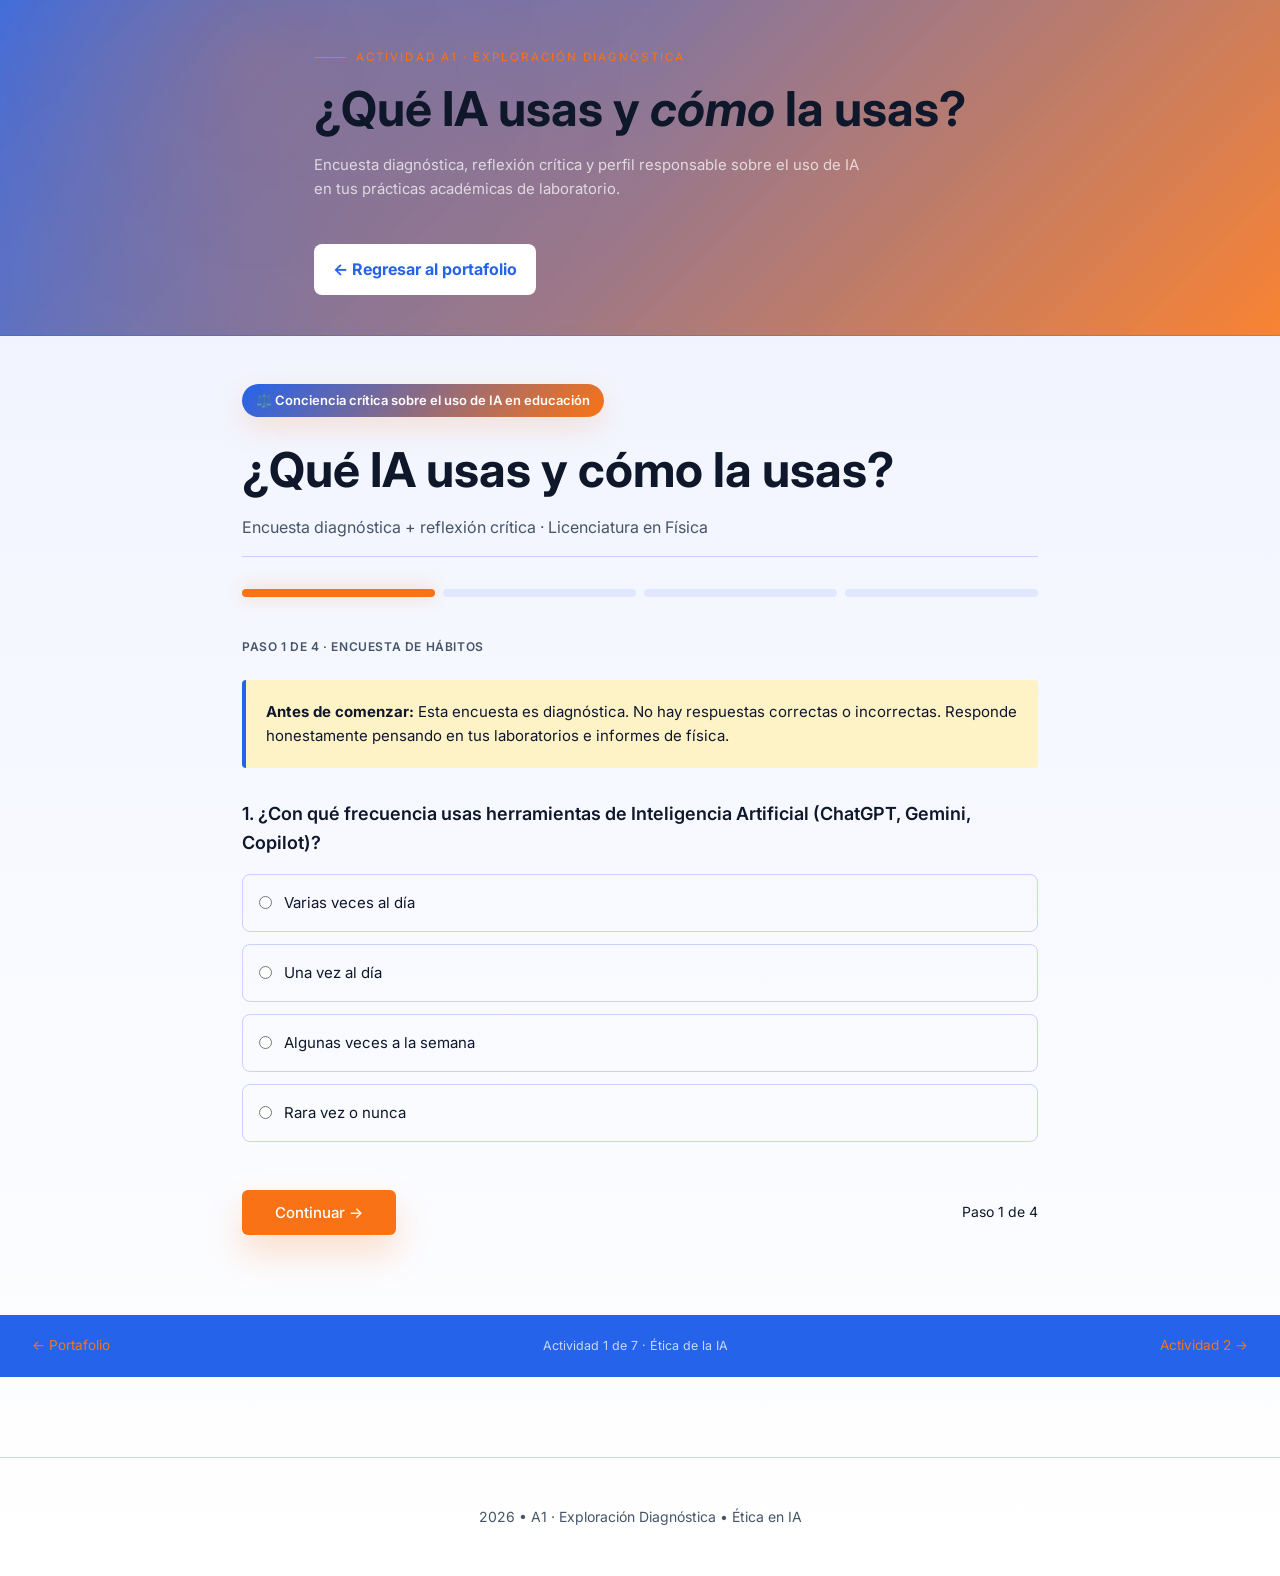
<file: a1-actividad.html>
<!DOCTYPE html>
<html lang="es">
<head>
  <meta charset="UTF-8">
  <meta name="viewport" content="width=device-width, initial-scale=1.0">
  <title>A1 · Exploración Diagnóstica — Ética en IA</title>
  
  <link rel="preconnect" href="https://fonts.googleapis.com" />
  <link rel="preconnect" href="https://fonts.gstatic.com" crossorigin />
  <link href="https://fonts.googleapis.com/css2?family=Inter:wght@400;500;600;700&display=swap" rel="stylesheet" />

  <style>
    :root {
      --navy: #2563eb;
      --gold: #f97316;
      --teal: #0ea5e9;
      --cream: #f8fafc;
      --paper: #ffffff;
      --ink: #0f172a;
      --text-dark: #0f172a;
      --text-muted: #475569;
      --border: #c7d2fe;
      --success: #16a34a;
      --danger: #be123c;
      --primary-dark: #0f172a;
      --primary-medium: #2563eb;
      --white: #ffffff;
      --accent-yellow: #fbbf24;
      --text-yellow: #92400e;
    }

    * {
      margin: 0;
      padding: 0;
      box-sizing: border-box;
    }

    body {
      background: linear-gradient(180deg, #eef2ff 0%, #ffffff 100%);
      color: var(--text-dark);
      font-family: 'Inter', sans-serif;
      min-height: 100vh;
      line-height: 1.6;
      font-size: 16px;
    }

    h1 {
      font-size: 48px;
      font-weight: 700;
      color: var(--primary-dark);
      line-height: 1.2;
      margin-bottom: 1rem;
    }

    h3 {
      font-size: 20px;
      font-weight: 600;
      color: var(--primary-dark);
      margin-bottom: 0.75rem;
    }

    header {
      border-bottom: 1px solid rgba(99, 102, 241, 0.25);
      padding: 1.5rem 2rem;
      display: flex;
      align-items: center;
      justify-content: space-between;
      background: linear-gradient(135deg, rgba(37, 99, 235, 0.12), rgba(249, 115, 22, 0.08));
      backdrop-filter: blur(10px);
    }

    .header-left {
      display: flex;
      align-items: center;
      gap: 1rem;
    }

    .act-badge {
      font-size: 12px;
      font-weight: 600;
      text-transform: uppercase;
      background: var(--primary-dark);
      color: var(--white);
      padding: 6px 12px;
      border-radius: 4px;
    }

    .btn-back {
      text-decoration: none;
      color: var(--primary-medium);
      font-weight: 600;
      font-size: 14px;
      display: inline-flex;
      align-items: center;
      gap: 0.5rem;
      padding: 0.5rem 1rem;
      border: 1px solid var(--primary-medium);
      border-radius: 6px;
      transition: all 0.2s;
    }

    .btn-back:hover {
      background: rgba(255,255,255,0.95);
    }

    .site-header {
      background: linear-gradient(135deg, rgba(37,99,235,0.94) 0%, rgba(249,115,22,0.88) 100%);
      color: white;
      padding: 0;
      position: relative;
      overflow: hidden;
    }

    .site-header::before {
      content: '';
      position: absolute;
      inset: 0;
      background: radial-gradient(circle at 20% 20%, rgba(249,115,22,0.25) 0%, transparent 38%);
    }

    .header-inner {
      position: relative;
      z-index: 1;
      max-width: 860px;
      margin: 0 auto;
      padding: 48px 32px 40px;
    }

    .unit-label {
      font-size: 0.72rem;
      letter-spacing: 0.18em;
      text-transform: uppercase;
      color: var(--gold);
      margin-bottom: 14px;
      display: flex;
      align-items: center;
      gap: 10px;
    }

    .unit-label::before {
      content: '';
      width: 32px;
      height: 1px;
      background: var(--gold);
    }

    .header-desc {
      color: rgba(255,255,255,0.72);
      font-size: 0.93rem;
      max-width: 560px;
      margin-bottom: 20px;
    }

    .header-meta {
      display: flex;
      gap: 20px;
      flex-wrap: wrap;
      font-size: 0.8rem;
      color: rgba(255,255,255,0.65);
      margin-bottom: 20px;
    }

    .header-meta span { display:flex; align-items:center; gap:6px; }

    .back-link {
      display: inline-flex;
      align-items: center;
      gap: 8px;
      margin-top: 22px;
      padding: 12px 18px;
      border-radius: 8px;
      background: white;
      color: var(--navy);
      text-decoration: none;
      font-weight: 700;
      border: 1px solid rgba(255,255,255,0.3);
    }

    .back-link:hover {
      background: rgba(255,255,255,0.95);
    }

    main {
      max-width: 860px;
      margin: 0 auto;
      padding: 48px 32px 80px;
    }

    .subtitle {
      font-size: 16px;
      color: var(--text-muted);
      margin-bottom: 2rem;
      padding-bottom: 1rem;
      border-bottom: 1px solid var(--border);
    }

    .etica-tag {
      display: inline-block;
      font-size: 13px;
      background: linear-gradient(135deg, var(--primary-medium), var(--gold));
      color: var(--white);
      padding: 6px 14px;
      border-radius: 20px;
      margin-bottom: 1.5rem;
      font-weight: 600;
      box-shadow: 0 10px 30px rgba(249, 115, 22, 0.18);
    }

    .progress-bar {
      display: flex;
      gap: 8px;
      margin-bottom: 2.5rem;
    }

    .prog-step {
      flex: 1;
      height: 8px;
      background: #e0e7ff;
      border-radius: 999px;
    }

    .prog-step.active, .prog-step.done {
      background: var(--gold);
      box-shadow: 0 0 18px rgba(249, 115, 22, 0.3);
    }

    .section {
      display: none;
    }

    .section.active {
      display: block;
    }

    .section-title {
      font-size: 12px;
      text-transform: uppercase;
      color: var(--text-muted);
      margin-bottom: 1.5rem;
      font-weight: 600;
      letter-spacing: 0.05em;
    }

    .question-block {
      margin-bottom: 2.5rem;
    }

    .q-text {
      font-size: 18px;
      font-weight: 600;
      margin-bottom: 1rem;
      color: var(--primary-dark);
    }

    .options {
      display: flex;
      flex-direction: column;
      gap: 0.75rem;
    }

    .opt {
      display: flex;
      align-items: center;
      gap: 12px;
      padding: 1rem;
      border: 1px solid var(--border);
      border-radius: 8px;
      cursor: pointer;
      transition: all 0.2s;
      font-size: 15px;
    }

    .opt:hover, .opt.selected {
      border-color: var(--gold);
      background: rgba(249, 115, 22, 0.08);
      color: var(--text-dark);
      box-shadow: 0 12px 25px rgba(249, 115, 22, 0.1);
    }

    .scenario-box {
      background: var(--paper);
      border: 1px solid rgba(99, 102, 241, 0.18);
      border-radius: 16px;
      padding: 2rem;
      margin-bottom: 1.5rem;
      box-shadow: 0 24px 50px rgba(37, 99, 235, 0.08);
    }

    .response-area {
      width: 100%;
      min-height: 120px;
      padding: 1rem;
      border: 1px solid var(--border);
      border-radius: 6px;
      font-family: inherit;
      font-size: 15px;
      margin-top: 1rem;
      resize: vertical;
    }

    .response-area:focus {
      outline: none;
      border-color: var(--primary-medium);
    }

    .info-box {
      background: #fef3c7;
      border-left: 4px solid var(--primary-medium);
      padding: 1.25rem;
      border-radius: 4px;
      font-size: 15px;
      color: var(--text-dark);
      margin-bottom: 2rem;
    }

    .btn-row {
      display: flex;
      gap: 1rem;
      margin-top: 3rem;
      align-items: center;
      flex-wrap: wrap;
    }

    .btn {
      padding: 0.75rem 2rem;
      border-radius: 6px;
      font-family: inherit;
      font-size: 15px;
      font-weight: 500;
      cursor: pointer;
      border: 1px solid transparent;
      transition: all 0.2s;
    }

    .btn-primary {
      background: var(--gold);
      color: var(--white);
      box-shadow: 0 18px 35px rgba(249, 115, 22, 0.22);
    }

    .btn-primary:hover {
      background: #ea580c;
    }

    .btn-secondary {
      background: transparent;
      color: var(--text-dark);
      border-color: var(--border);
    }

    .btn-secondary:hover {
      background: var(--cream);
    }

    .step-count {
      margin-left: auto;
      font-size: 14px;
      color: var(--muted);
    }

    .nav-footer {
      background: var(--navy);
      color: white;
      padding: 20px 32px;
      display: flex;
      justify-content: space-between;
      align-items: center;
      flex-wrap: wrap;
      gap: 12px;
    }

    .nav-footer a {
      color: var(--gold);
      text-decoration: none;
      font-size: 0.85rem;
    }

    .nav-footer span {
      font-size: 0.78rem;
      color: rgba(255,255,255,0.75);
    }

    footer {
      text-align: center;
      padding: 3rem;
      font-size: 14px;
      color: var(--text-muted);
      border-top: 1px solid var(--border);
      margin-top: 5rem;
    }

    @media (max-width: 720px) {
      header {
        flex-direction: column;
        align-items: flex-start;
      }

      .header-inner {
        padding: 36px 24px 32px;
      }

      main {
        padding: 36px 24px 64px;
      }

      .nav-footer {
        padding: 18px 24px;
      }
    }
  </style>
</head>
<body>

<header class="site-header">
  <div class="header-inner">
    <div class="unit-label">Actividad A1 · Exploración diagnóstica</div>
    <h1>¿Qué IA usas y <em>cómo</em> la usas?</h1>
    <div class="header-desc">Encuesta diagnóstica, reflexión crítica y perfil responsable sobre el uso de IA en tus prácticas académicas de laboratorio.</div>
    <a href="index.html" class="back-link">← Regresar al portafolio</a>
  </div>
</header>

<main class="main-content">
  <div class="etica-tag">⚖️ Conciencia crítica sobre el uso de IA en educación</div>
  <h1>¿Qué IA usas y cómo la usas?</h1>
  <p class="subtitle">Encuesta diagnóstica + reflexión crítica · Licenciatura en Física</p>

  <div class="progress-bar" id="progressBar">
    <div class="prog-step active" id="ps1"></div>
    <div class="prog-step" id="ps2"></div>
    <div class="prog-step" id="ps3"></div>
    <div class="prog-step" id="ps4"></div>
  </div>

  <div class="section active" id="s1">
    <div class="section-title">Paso 1 de 4 · Encuesta de hábitos</div>
    <div class="info-box">
      <strong>Antes de comenzar:</strong> Esta encuesta es diagnóstica. No hay respuestas correctas o incorrectas. Responde honestamente pensando en tus laboratorios e informes de física.
    </div>

    <div class="question-block">
      <p class="q-text">1. ¿Con qué frecuencia usas herramientas de Inteligencia Artificial (ChatGPT, Gemini, Copilot)?</p>
      <div class="options">
        <label class="opt"><input type="radio" name="q1" value="a"> Varias veces al día</label>
        <label class="opt"><input type="radio" name="q1" value="b"> Una vez al día</label>
        <label class="opt"><input type="radio" name="q1" value="c"> Algunas veces a la semana</label>
        <label class="opt"><input type="radio" name="q1" value="d"> Rara vez o nunca</label>
      </div>
    </div>

    <div class="btn-row">
      <button class="btn btn-primary" onclick="goToStep(2)">Continuar →</button>
      <span class="step-count">Paso 1 de 4</span>
    </div>
  </div>

  <div class="section" id="s2">
    <div class="section-title">Paso 2 de 4 · Experimento analítico</div>
    <div class="scenario-box">
      <h3>📋 Paso 2a · Consulta de control</h3>
      <p>Abre tu modelo de IA favorito y consulta un fenómeno físico o procedimiento de laboratorio. Evalúa la precisión técnica de la respuesta y pégala aquí abajo.</p>
      <textarea class="response-area" id="ia_response" placeholder="Pega aquí la respuesta analizada..."></textarea>
    </div>
    <div class="btn-row">
      <button class="btn btn-secondary" onclick="goToStep(1)">← Volver</button>
      <button class="btn btn-primary" onclick="goToStep(3)">Continuar →</button>
    </div>
  </div>

  <div class="section" id="s3">
    <div class="section-title">Paso 3 de 4 · Criterios propios</div>
    <div class="scenario-box">
      <h3>🔍 Delimita tu uso ético</h3>
      <p>Escribe detalladamente un uso apropiado en el laboratorio de física y un uso que consideres deshonesto.</p>
      <textarea class="response-area" id="uso_correcto" placeholder="Uso correcto (ej. comprender el balanceo de ecuaciones a partir de principios físicos)..."></textarea>
      <textarea class="response-area" id="uso_incorrecto" placeholder="Uso incorrecto (ej. copiar conclusiones completas sin validar el proceso)..."></textarea>
    </div>
    <div class="btn-row">
      <button class="btn btn-secondary" onclick="goToStep(2)">← Volver</button>
      <button class="btn btn-primary" onclick="goToStep(4)">Generar cierre →</button>
    </div>
  </div>

  <div class="section" id="s4">
    <div class="section-title">Paso 4 de 4 · Tu perfil de responsabilidad</div>
    <div class="scenario-box">
      <h3>📝 Compromiso del estudiante</h3>
      <p>Define cómo usarás la Inteligencia Artificial de forma honesta a lo largo del semestre.</p>
      <textarea class="response-area" id="compromiso" placeholder="Me comprometo a verificar críticamente cada resultado y...\n"></textarea>
    </div>
    <div class="btn-row">
      <button class="btn btn-secondary" onclick="goToStep(3)">← Volver</button>
      <button class="btn btn-primary" onclick="downloadEvidence()">⬇ Descargar evidencia</button>
    </div>
  </div>
</main>

<div class="nav-footer">
  <a href="index.html">← Portafolio</a>
  <span>Actividad 1 de 7 · Ética de la IA</span>
  <a href="a2-actividad.html">Actividad 2 →</a>
</div>

<footer>
  <p>2026 • A1 · Exploración Diagnóstica • Ética en IA</p>
</footer>

<script>
  function goToStep(n) {
    const sections = document.querySelectorAll('.section');
    sections.forEach((s, index) => {
      s.classList.toggle('active', index === n - 1);
    });

    const progress = document.querySelectorAll('.prog-step');
    progress.forEach((step, index) => {
      step.classList.toggle('active', index < n);
    });

    window.scrollTo({ top: 0, behavior: 'smooth' });
  }

  function downloadEvidence() {
    alert('Simulación: evidencia lista para descarga');
  }

  document.addEventListener('DOMContentLoaded', function () {
    document.querySelectorAll('.opt').forEach(function(label) {
      label.addEventListener('click', function () {
        const group = label.closest('.options');
        group.querySelectorAll('.opt').forEach(function(item) {
          item.classList.remove('selected');
        });
        label.classList.add('selected');
        const input = label.querySelector('input');
        if (input) input.checked = true;
      });
    });
  });
</script>
</body>
</html>
</file>
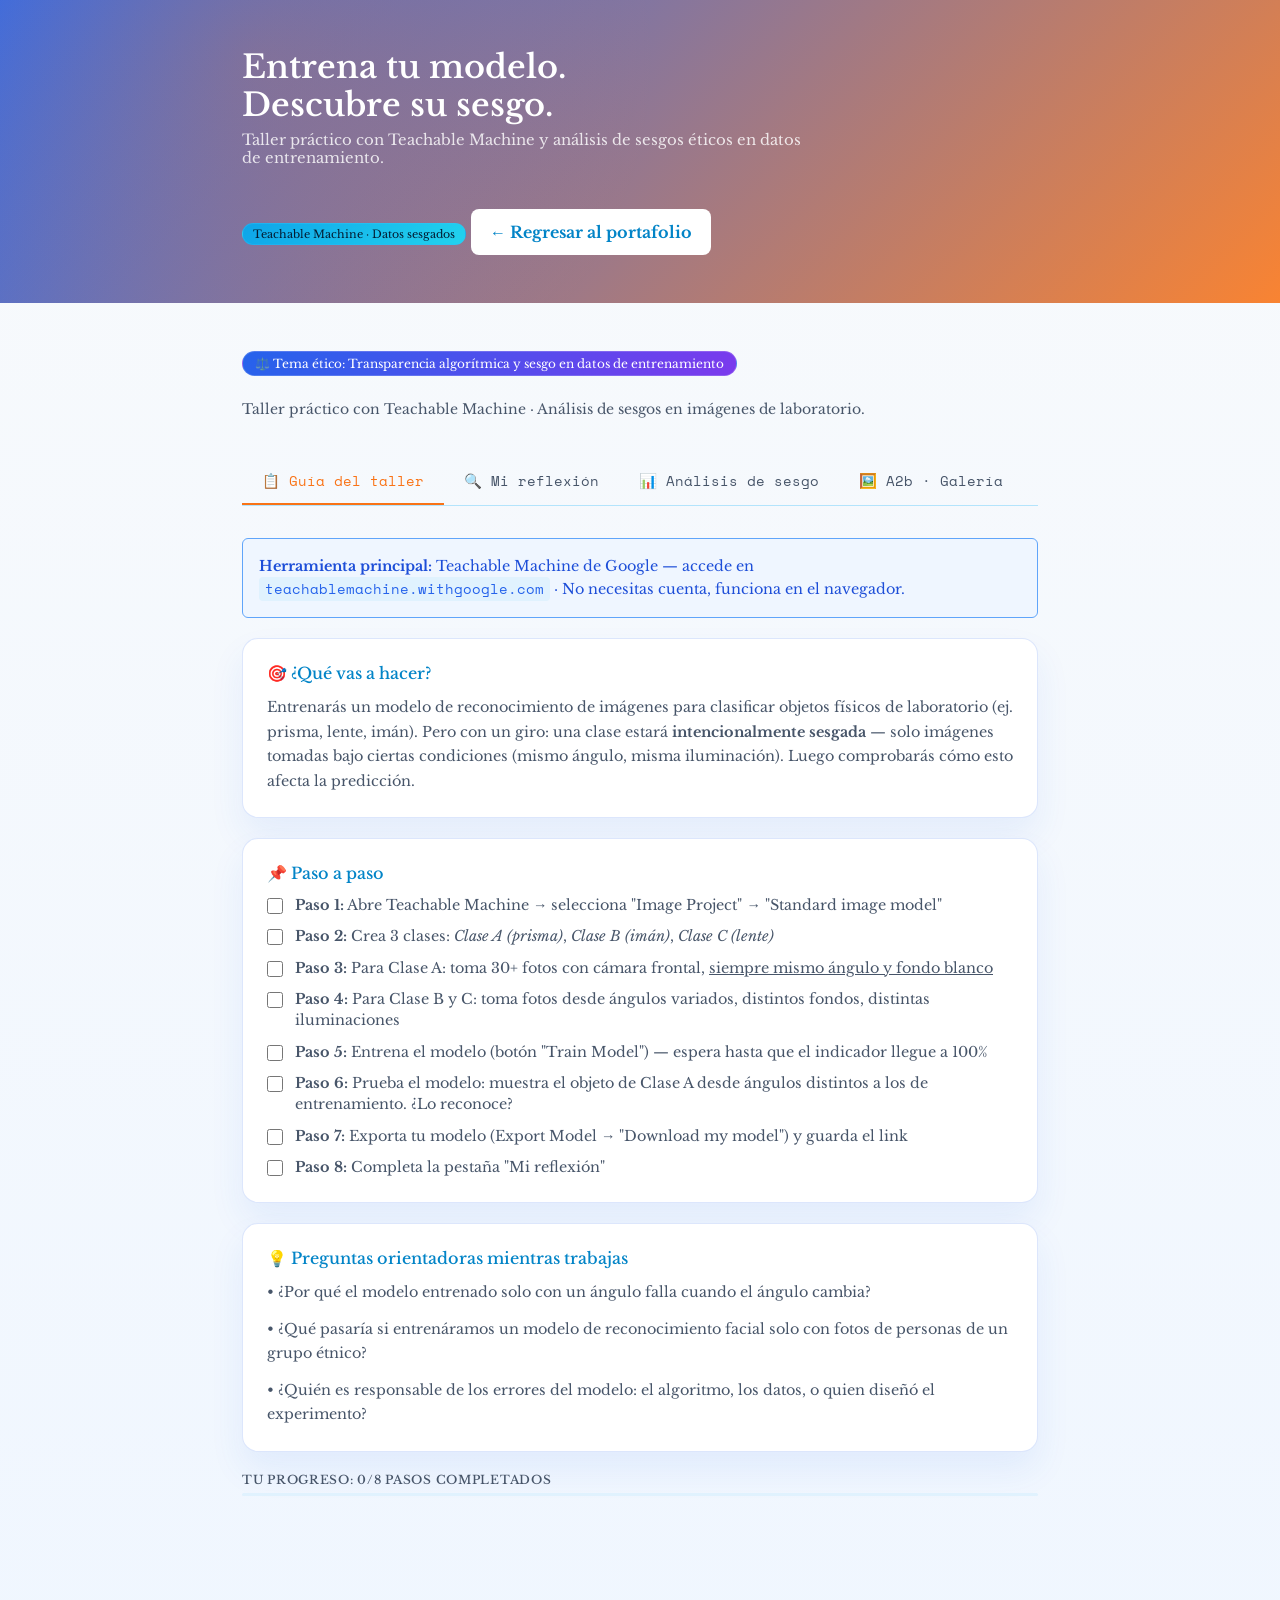
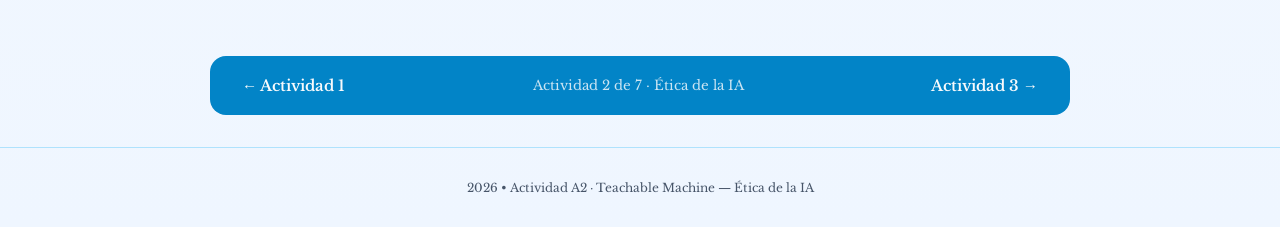
<file: a2-actividad.html>
<!DOCTYPE html>
<html lang="es">
<head>
<meta charset="UTF-8">
<meta name="viewport" content="width=device-width, initial-scale=1.0">
<title>A2 · Teachable Machine — Sesgo en IA</title>
<link href="https://fonts.googleapis.com/css2?family=Fraunces:ital,wght@0,300;0,600;0,900;1,300&family=Libre+Baskerville:ital,wght@0,400;0,700;1,400&family=Space+Mono&display=swap" rel="stylesheet">
<style>
:root {
  --bg: #f8fafc;
  --surface: #ffffff;
  --surface2: #e0f2fe;
  --border: rgba(56, 189, 248, 0.35);
  --text: #0f172a;
  --muted: #475569;
  --blue: #0284c7;
  --blue-light: #2563eb;
  --blue-glow: rgba(37, 99, 235, 0.18);
  --accent: #f97316;
  --alert-blue-bg: #eff6ff;
  --alert-blue-border: #60a5fa;
  --alert-blue-text: #1d4ed8;
  --alert-amber-bg: #fffbeb;
  --alert-amber-border: #f97316;
  --alert-amber-text: #b45309;
  --alert-green-bg: #ecfdf5;
  --alert-green-border: #22c55e;
  --alert-green-text: #166534;
}
* { margin: 0; padding: 0; box-sizing: border-box; }
body {
  background: linear-gradient(180deg, #f8fafc 0%, #eff6ff 100%);
  color: var(--text);
  font-family: 'Libre Baskerville', Georgia, serif;
  min-height: 100vh;
}
.site-header {
  background: linear-gradient(135deg, rgba(37,99,235,0.94) 0%, rgba(249,115,22,0.88) 100%);
  color: white;
  padding: 0;
  position: relative;
  overflow: hidden;
}
.site-header::before {
  content: '';
  position: absolute;
  inset: 0;
  background: radial-gradient(circle at 20% 20%, rgba(249,115,22,0.25) 0%, transparent 38%);
}
.header-inner {
  position: relative;
  z-index: 1;
  max-width: 860px;
  margin: 0 auto;
  padding: 48px 32px 40px;
}
.unit-label {
  font-size: 0.72rem;
  letter-spacing: 0.18em;
  text-transform: uppercase;
  color: white;
  margin-bottom: 14px;
  display: flex;
  align-items: center;
  gap: 10px;
}
.unit-label::before {
  content: '';
  width: 32px;
  height: 1px;
  background: rgba(255,255,255,0.5);
}
.header-desc {
  color: rgba(255,255,255,0.82);
  font-size: 0.93rem;
  max-width: 560px;
  margin-bottom: 20px;
}
.header-meta {
  display: flex;
  gap: 20px;
  flex-wrap: wrap;
  font-size: 0.8rem;
  color: rgba(255,255,255,0.75);
  margin-bottom: 20px;
}
.header-meta span { display:flex; align-items:center; gap:6px; }
.back-link {
  display: inline-flex;
  align-items: center;
  gap: 8px;
  margin-top: 22px;
  padding: 12px 18px;
  border-radius: 8px;
  background: white;
  color: var(--blue);
  text-decoration: none;
  font-weight: 700;
  border: 1px solid rgba(255,255,255,0.3);
}
.back-link:hover {
  background: rgba(255,255,255,0.95);
}
main { max-width: 860px; margin: 0 auto; padding: 48px 32px 80px; }
.badge { font-size: 11px; padding: 3px 10px; border-radius: 20px; font-weight: 600; background: linear-gradient(135deg, #2563eb, #7c3aed); color: #ffffff; border: 1px solid rgba(255,255,255,0.08); box-shadow: 0 16px 30px rgba(37, 99, 235, 0.22); }
.tag-badge { font-size: 11px; padding: 3px 10px; border-radius: 20px; background: linear-gradient(135deg, #0ea5e9, #22d3ee); color: #041c32; border: 1px solid rgba(56, 189, 248, 0.35); }
.ml { margin-left: auto; font-size: 13px; color: var(--muted); }
.btn-back { display: inline-flex; align-items: center; gap: 0.5rem; color: var(--blue-light); text-decoration: none; font-size: 0.9rem; font-weight: 500; transition: color 0.2s; }
.btn-back:hover { color: var(--accent); }
h1 { font-size: 2rem; font-weight: 600; margin-bottom: .4rem; line-height: 1.2; }
.subtitle { font-size: 14px; color: var(--muted); margin-bottom: 2.5rem; }
.tabs { display: flex; gap: 0; border-bottom: 1px solid var(--border); margin-bottom: 2rem; }
.tab { padding: .75rem 1.25rem; font-size: .9rem; font-weight: 500; cursor: pointer; border-bottom: 2px solid transparent; color: var(--muted); transition: all .2s; background: none; border-top: none; border-left: none; border-right: none; font-family: 'Space Mono', monospace; }
.tab:hover { color: var(--text); }
.tab.active { color: var(--accent); border-bottom-color: var(--accent); }
.panel { display: none; }
.panel.active { display: block; animation: fadeIn .3s ease; }
@keyframes fadeIn { from { opacity: 0; transform: translateY(8px); } to { opacity: 1; transform: translateY(0); } }
.card { background: var(--surface); border: 1px solid rgba(37, 99, 235, 0.16); border-radius: 16px; padding: 1.5rem; margin-bottom: 1.25rem; box-shadow: 0 18px 35px rgba(37, 99, 235, 0.08); }
.card h3 { font-size: 1rem; font-weight: 500; margin-bottom: .75rem; color: var(--blue); }
.card p { font-size: .9rem; color: var(--muted); line-height: 1.7; margin-bottom: .75rem; }
.card p:last-child { margin-bottom: 0; }
.checklist { list-style: none; display: flex; flex-direction: column; gap: .6rem; }
.checklist li { display: flex; align-items: flex-start; gap: .75rem; font-size: .9rem; color: var(--muted); line-height: 1.5; }
.checklist li input[type=checkbox] { accent-color: var(--blue); margin-top: 3px; flex-shrink: 0; width: 16px; height: 16px; }
textarea, input[type=text] { width: 100%; padding: .75rem 1rem; background: #ffffff; border: 1px solid rgba(37, 99, 235, 0.16); border-radius: 12px; color: var(--text); font-family: 'Space Mono', monospace; font-size: .9rem; resize: vertical; transition: border .2s; }
textarea:focus, input[type=text]:focus { outline: none; border-color: var(--blue-light); }
.field-label { font-size: 12px; color: var(--muted); margin-bottom: .4rem; display: block; font-weight: 500; text-transform: uppercase; letter-spacing: .06em; }
.field-group { margin-bottom: 1.25rem; }
.alert { padding: 1rem; border-radius: 6px; font-size: .9rem; line-height: 1.6; margin-bottom: 1.25rem; }
.alert-blue { background: var(--alert-blue-bg); border: 1px solid var(--alert-blue-border); color: var(--alert-blue-text); }
.alert-amber { background: var(--alert-amber-bg); border: 1px solid var(--alert-amber-border); color: var(--alert-amber-text); }
.alert-green { background: var(--alert-green-bg); border: 1px solid var(--alert-green-border); color: var(--alert-green-text); }
.slider-container { margin-bottom: 1.5rem; }
.slider-row { display: flex; align-items: center; gap: 1rem; margin-bottom: .6rem; }
.slider-label { font-size: .85rem; color: var(--muted); min-width: 180px; }
input[type=range] { flex: 1; accent-color: var(--blue); height: 4px; background: var(--surface2); border: none; }
.slider-val { font-family: 'Space Mono', monospace; font-size: .85rem; color: var(--blue-light); min-width: 40px; text-align: right; }
.gallery { display: grid; grid-template-columns: repeat(3, 1fr); gap: .75rem; margin-bottom: 1.5rem; }
.gal-card { background: linear-gradient(180deg, #ffffff, #dbeafe); border: 1px solid rgba(37, 99, 235, 0.18); border-radius: 16px; padding: 1rem; cursor: pointer; transition: all .2s; text-align: center; box-shadow: 0 20px 35px rgba(37, 99, 235, 0.12); }
.gal-card:hover { border-color: var(--accent); transform: translateY(-3px); }
.gal-card.voted { border-color: var(--blue); background: rgba(56, 189, 248, 0.14); }
.gal-icon { font-size: 2rem; margin-bottom: .5rem; }
.gal-team { font-size: .85rem; font-weight: 500; margin-bottom: .3rem; }
.gal-desc { font-size: .75rem; color: var(--muted); line-height: 1.4; }
.gal-votes { font-size: 11px; color: var(--blue-light); margin-top: .5rem; font-family: 'Space Mono', monospace; }
.btn { padding: .7rem 1.4rem; border-radius: 6px; font-family: 'Space Mono', monospace; font-size: .9rem; font-weight: 500; cursor: pointer; border: 1px solid; transition: all .2s; display: inline-flex; align-items: center; gap: .5rem; }
.btn-primary { background: linear-gradient(135deg, var(--accent), #38bdf8); color: #ffffff; border-color: transparent; box-shadow: 0 18px 35px rgba(56, 189, 248, 0.25); }
.btn-primary:hover { background: linear-gradient(135deg, #fb923c, #60a5fa); }
.btn-ghost { background: transparent; color: var(--text); border-color: var(--border); }
.btn-ghost:hover { border-color: var(--muted); background: var(--surface2); }
.btn-green { background: #22c55e; color: #ffffff; border-color: #22c55e; box-shadow: 0 16px 30px rgba(34, 197, 94, 0.25); }
.btn-green:hover { background: #16a34a; }
.btn-row { display: flex; gap: .75rem; margin-top: 1.5rem; flex-wrap: wrap; }
code { font-family: 'Space Mono', monospace; font-size: .85rem; background: var(--surface2); padding: 2px 6px; border-radius: 4px; color: var(--blue-light); }
.progress { height: 3px; background: var(--surface2); border-radius: 2px; margin-bottom: 2rem; overflow: hidden; }
.progress-fill { height: 100%; background: linear-gradient(90deg, var(--blue), var(--blue-light)); border-radius: 2px; transition: width .4s; }
.nav-footer { background: var(--blue); color: white; padding: 20px 32px; display: flex; justify-content: space-between; align-items: center; flex-wrap: wrap; gap: 12px; border-radius: 16px; margin: 3rem auto 0; max-width: 860px; }
.nav-footer a { color: #f8fafc; text-decoration: none; font-size: 0.95rem; display: flex; align-items: center; gap: 6px; font-weight: 600; }
.nav-footer span { font-size: 0.84rem; color: rgba(248,250,252,0.82); }
footer { text-align: center; padding: 2rem; font-size: 12px; color: var(--muted); border-top: 1px solid var(--border); margin-top: 2rem; }
.gallery { grid-template-columns: repeat(2, 1fr); }
@media (max-width: 720px) { .gallery { grid-template-columns: 1fr; } .header-inner { padding: 32px 24px 32px; } main { padding: 36px 24px 64px; } .nav-footer { padding: 18px 24px; } }
</style>
</head>
<body>

<header class="site-header">
  <div class="header-inner">
    <h1>Entrena tu modelo.<br>Descubre su sesgo.</h1>
    <div class="header-desc">Taller práctico con Teachable Machine y análisis de sesgos éticos en datos de entrenamiento.</div>
    <div class="tag-badge" style="margin-bottom:18px; display:inline-flex;">Teachable Machine · Datos sesgados</div>
    <a href="index.html" class="back-link">← Regresar al portafolio</a>
  </div>
</header>

<main class="main-content">
  <div style="display:inline-block;font-size:12px;padding:4px 12px;border-radius:20px;background:linear-gradient(135deg, #2563eb, #7c3aed);color:#ffffff;border:1px solid rgba(255,255,255,0.18);margin-bottom:1.5rem">
    ⚖️ Tema ético: Transparencia algorítmica y sesgo en datos de entrenamiento
  </div>
  <p class="subtitle">Taller práctico con Teachable Machine · Análisis de sesgos en imágenes de laboratorio.</p>

  <div class="tabs">
    <button class="tab active" onclick="showTab('guia')">📋 Guía del taller</button>
    <button class="tab" onclick="showTab('reflexion')">🔍 Mi reflexión</button>
    <button class="tab" onclick="showTab('sesgo')">📊 Análisis de sesgo</button>
    <button class="tab" onclick="showTab('galeria')">🖼️ A2b · Galería</button>
  </div>

  <div class="panel active" id="panel-guia">
    <div class="alert alert-blue">
      <strong>Herramienta principal:</strong> Teachable Machine de Google — accede en <code>teachablemachine.withgoogle.com</code> · No necesitas cuenta, funciona en el navegador.
    </div>

    <div class="card">
      <h3>🎯 ¿Qué vas a hacer?</h3>
      <p>Entrenarás un modelo de reconocimiento de imágenes para clasificar objetos físicos de laboratorio (ej. prisma, lente, imán). Pero con un giro: una clase estará <strong>intencionalmente sesgada</strong> — solo imágenes tomadas bajo ciertas condiciones (mismo ángulo, misma iluminación). Luego comprobarás cómo esto afecta la predicción.</p>
    </div>

    <div class="card">
      <h3>📌 Paso a paso</h3>
      <ul class="checklist" id="steps">
        <li><input type="checkbox" onchange="markStep(this)"> <span><strong>Paso 1:</strong> Abre Teachable Machine → selecciona "Image Project" → "Standard image model"</span></li>
        <li><input type="checkbox" onchange="markStep(this)"> <span><strong>Paso 2:</strong> Crea 3 clases: <em>Clase A (prisma)</em>, <em>Clase B (imán)</em>, <em>Clase C (lente)</em></span></li>
        <li><input type="checkbox" onchange="markStep(this)"> <span><strong>Paso 3:</strong> Para Clase A: toma 30+ fotos con cámara frontal, <u>siempre mismo ángulo y fondo blanco</u></span></li>
        <li><input type="checkbox" onchange="markStep(this)"> <span><strong>Paso 4:</strong> Para Clase B y C: toma fotos desde ángulos variados, distintos fondos, distintas iluminaciones</span></li>
        <li><input type="checkbox" onchange="markStep(this)"> <span><strong>Paso 5:</strong> Entrena el modelo (botón "Train Model") — espera hasta que el indicador llegue a 100%</span></li>
        <li><input type="checkbox" onchange="markStep(this)"> <span><strong>Paso 6:</strong> Prueba el modelo: muestra el objeto de Clase A desde ángulos distintos a los de entrenamiento. ¿Lo reconoce?</span></li>
        <li><input type="checkbox" onchange="markStep(this)"> <span><strong>Paso 7:</strong> Exporta tu modelo (Export Model → "Download my model") y guarda el link</span></li>
        <li><input type="checkbox" onchange="markStep(this)"> <span><strong>Paso 8:</strong> Completa la pestaña "Mi reflexión"</span></li>
      </ul>
    </div>

    <div class="card">
      <h3>💡 Preguntas orientadoras mientras trabajas</h3>
      <p>• ¿Por qué el modelo entrenado solo con un ángulo falla cuando el ángulo cambia?</p>
      <p>• ¿Qué pasaría si entrenáramos un modelo de reconocimiento facial solo con fotos de personas de un grupo étnico?</p>
      <p>• ¿Quién es responsable de los errores del modelo: el algoritmo, los datos, o quien diseñó el experimento?</p>
    </div>

    <div id="stepProgress" style="margin-top:1rem">
      <span class="field-label">Tu progreso: <span id="stepCount">0/8</span> pasos completados</span>
      <div class="progress"><div class="progress-fill" id="progressFill" style="width:0%"></div></div>
    </div>
  </div>

  <div class="panel" id="panel-reflexion">
    <div class="alert alert-amber">
      Completa esta sección <strong>después</strong> de haber entrenado y probado tu modelo en Teachable Machine.
    </div>

    <div class="field-group">
      <label class="field-label">¿Qué clases entrenaste y cuántas imágenes usaste por clase?</label>
      <textarea rows="3" id="r1" placeholder="Clase A: prisma (35 imágenes, mismo ángulo)\nClase B: imán (40 imágenes, ángulos variados)\n..."></textarea>
    </div>
    <div class="field-group">
      <label class="field-label">¿Cómo se comportó el modelo cuando probaste con condiciones distintas a las de entrenamiento?</label>
      <textarea rows="4" id="r2" placeholder="Describe qué pasó cuando cambias el ángulo, iluminación o fondo..."></textarea>
    </div>
    <div class="field-group">
      <label class="field-label">¿Qué tipo de sesgo introdujiste intencionalmente? ¿Por qué ese sesgo produce errores?</label>
      <textarea rows="4" id="r3" placeholder="Explica el sesgo de ángulo/iluminación y sus consecuencias..."></textarea>
    </div>
    <div class="field-group">
      <label class="field-label">Analogía con el mundo real: da un ejemplo de cómo un sesgo similar afectaría a personas en un contexto real</label>
      <textarea rows="4" id="r4" placeholder="Ej: reconocimiento facial entrenado solo con ciertos grupos étnicos..."></textarea>
    </div>
    <div class="field-group">
      <label class="field-label">¿Qué haría diferente si entrenara este modelo para usarlo con estudiantes en el aula?</label>
      <textarea rows="4" id="r5" placeholder="Describe estrategias para reducir el sesgo..."></textarea>
    </div>
    <div class="field-group">
      <label class="field-label">Link de tu modelo exportado (opcional)</label>
      <input type="text" id="modelLink" placeholder="https://teachablemachine.withgoogle.com/models/...">
    </div>

    <div class="btn-row">
      <button class="btn btn-primary" onclick="saveReflection()">💾 Guardar reflexión</button>
    </div>
    <div id="saveMsg" style="display:none;margin-top:.75rem;font-size:.85rem;color:var(--blue-light)">✓ Reflexión guardada en sesión</div>
  </div>

  <div class="panel" id="panel-sesgo">
    <div class="card">
      <h3>📊 Mide el sesgo de tu modelo</h3>
      <p>Después de probar tu modelo, evalúa qué tan sesgado quedó en cada dimensión. Mueve los sliders según tu observación real.</p>
    </div>

    <div class="slider-container">
      <div class="slider-row">
        <span class="slider-label">Variabilidad de datos de entrenamiento</span>
        <input type="range" min="0" max="100" value="30" oninput="updateSlider(this,'v-variabilidad')" id="s1">
        <span class="slider-val" id="v-variabilidad">30%</span>
      </div>
      <div class="slider-row">
        <span class="slider-label">Precisión en condiciones similares</span>
        <input type="range" min="0" max="100" value="80" oninput="updateSlider(this,'v-precision')" id="s2">
        <span class="slider-val" id="v-precision">80%</span>
      </div>
      <div class="slider-row">
        <span class="slider-label">Precisión en condiciones distintas</span>
        <input type="range" min="0" max="100" value="25" oninput="updateSlider(this,'v-precision2')" id="s3">
        <span class="slider-val" id="v-precision2">25%</span>
      </div>
      <div class="slider-row">
        <span class="slider-label">Nivel de sesgo general del modelo</span>
        <input type="range" min="0" max="100" value="70" oninput="updateSlider(this,'v-sesgo')" id="s4">
        <span class="slider-val" id="v-sesgo">70%</span>
      </div>
    </div>

    <div class="card" id="sesgoAnalysis">
      <h3>📝 Tu análisis de sesgo</h3>
      <p id="sesgoText">Ajusta los sliders para ver tu análisis...</p>
    </div>

    <div class="field-group">
      <label class="field-label">¿Qué estrategias propondrías para reducir el sesgo en un modelo real de IA educativa?</label>
      <textarea rows="5" id="estrategias" placeholder="1. Diversificar los datos de entrenamiento incluyendo...\n2. Establecer métricas de equidad como...\n3. Involucrar a distintas comunidades en el proceso de..."></textarea>
    </div>

    <div class="btn-row">
      <button class="btn btn-primary" onclick="descargarTodo()">⬇ Descargar toda mi evidencia</button>
    </div>
  </div>

  <div class="panel" id="panel-galeria">
    <div class="alert alert-green">
      <strong>Sub-actividad A2b · Galería de modelos con sesgos intencionales</strong><br>
      Aquí cada grupo publica su modelo sesgado y la clase vota cuál cometió el sesgo más problemático. Esta actividad simula una revisión de modelos de IA en contexto real.
    </div>

    <div class="card">
      <h3>📤 Publicar mi modelo</h3>
      <div class="field-group" style="margin-bottom:.75rem">
        <label class="field-label">Nombre del grupo / equipo</label>
        <input type="text" id="g_team" placeholder="ej. Grupo Ondas">
      </div>
      <div class="field-group" style="margin-bottom:.75rem">
        <label class="field-label">Tipo de sesgo que introdujeron</label>
        <input type="text" id="g_sesgo" placeholder="ej. Solo imágenes con luz natural, sin luz artificial">
      </div>
      <div class="field-group" style="margin-bottom:.75rem">
        <label class="field-label">¿Por qué ese sesgo es problemático en un contexto real?</label>
        <textarea rows="2" id="g_problema" placeholder="Si este modelo se usara para..."></textarea>
      </div>
      <button class="btn btn-ghost" onclick="publicarModelo()">📌 Publicar en galería</button>
    </div>

    <div id="galeria" style="margin-top:1.5rem"></div>

    <div id="debateSection" style="display:none">
      <div class="card" style="margin-top:1.5rem">
        <h3>🗣️ Debate guiado</h3>
        <p>Después de votar, responde: ¿Por qué el sesgo más votado es el más problemático?</p>
        <textarea rows="4" id="debateText" placeholder="El sesgo del grupo ganador es el más problemático porque..." style="margin-top:.75rem"></textarea>
        <div class="btn-row">
          <button class="btn btn-green" onclick="cerrarDebate()">Registrar conclusión del debate</button>
        </div>
        <div id="debateResult" style="display:none;margin-top:.75rem;padding:.75rem;background:var(--surface2);border-radius:6px;font-size:.9rem;color:var(--alert-green-text)"></div>
      </div>
    </div>
  </div>
</main>

<div class="nav-footer">
  <a href="a1-actividad.html">← Actividad 1</a>
  <span>Actividad 2 de 7 · Ética de la IA</span>
  <a href="a3-actividad.html">Actividad 3 →</a>
</div>

<footer>
  <p>2026 • Actividad A2 · Teachable Machine — Ética de la IA</p>
</footer>

<script>
  function showTab(tabId) {
    document.querySelectorAll('.tab').forEach(t => t.classList.toggle('active', t.textContent.toLowerCase().includes(tabId)));
    document.querySelectorAll('.panel').forEach(p => p.classList.toggle('active', p.id === 'panel-' + tabId));
  }

  function markStep(checkbox) {
    const total = document.querySelectorAll('#steps input[type=checkbox]').length;
    const done = document.querySelectorAll('#steps input[type=checkbox]:checked').length;
    document.getElementById('stepCount').textContent = done + '/' + total;
    document.getElementById('progressFill').style.width = `${(done / total) * 100}%`;
  }

  function updateSlider(input, id) {
    document.getElementById(id).textContent = input.value + '%';
    const values = [
      Number(document.getElementById('s1').value),
      Number(document.getElementById('s2').value),
      Number(document.getElementById('s3').value),
      Number(document.getElementById('s4').value)
    ];
    const score = Math.round(values.reduce((sum, v) => sum + v, 0) / values.length);
    const summary = score > 65 ? 'Tu modelo muestra un sesgo moderado a bajo.' : 'El modelo presenta un sesgo alto que limita su generalización.';
    document.getElementById('sesgoText').textContent = `Resumen: ${summary} Para mejorar, busca mayor variabilidad de datos y prueba con condiciones diferentes.`;
  }

  function saveReflection() {
    const data = {
      r1: document.getElementById('r1').value,
      r2: document.getElementById('r2').value,
      r3: document.getElementById('r3').value,
      r4: document.getElementById('r4').value,
      r5: document.getElementById('r5').value,
      modelLink: document.getElementById('modelLink').value
    };
    sessionStorage.setItem('a2Reflection', JSON.stringify(data));
    document.getElementById('saveMsg').style.display = 'block';
  }

  function publicarModelo() {
    const team = document.getElementById('g_team').value.trim();
    const sesgo = document.getElementById('g_sesgo').value.trim();
    const problema = document.getElementById('g_problema').value.trim();
    if (!team || !sesgo || !problema) {
      alert('Completa todos los campos para publicar tu modelo.');
      return;
    }
    const card = document.createElement('div');
    card.className = 'gal-card';
    card.innerHTML = `
      <div class="gal-icon">📌</div>
      <div class="gal-team">${team}</div>
      <div class="gal-desc">${sesgo}</div>
      <div class="gal-votes">${problema}</div>
    `;
    card.addEventListener('click', () => {
      document.querySelectorAll('.gal-card').forEach(c => c.classList.remove('voted'));
      card.classList.add('voted');
      document.getElementById('debateSection').style.display = 'block';
    });
    document.getElementById('galeria').appendChild(card);
    document.getElementById('g_team').value = '';
    document.getElementById('g_sesgo').value = '';
    document.getElementById('g_problema').value = '';
  }

  function cerrarDebate() {
    const texto = document.getElementById('debateText').value.trim();
    if (!texto) {
      alert('Escribe una conclusión del debate antes de continuar.');
      return;
    }
    document.getElementById('debateResult').textContent = 'Tu conclusión ha sido registrada. Buen trabajo al articular por qué el sesgo más votado es el más problemático.';
    document.getElementById('debateResult').style.display = 'block';
  }

  function descargarTodo() {
    alert('Simulación: toda tu evidencia está lista para descarga.');
  }
</script>
</body>
</html>
</file>
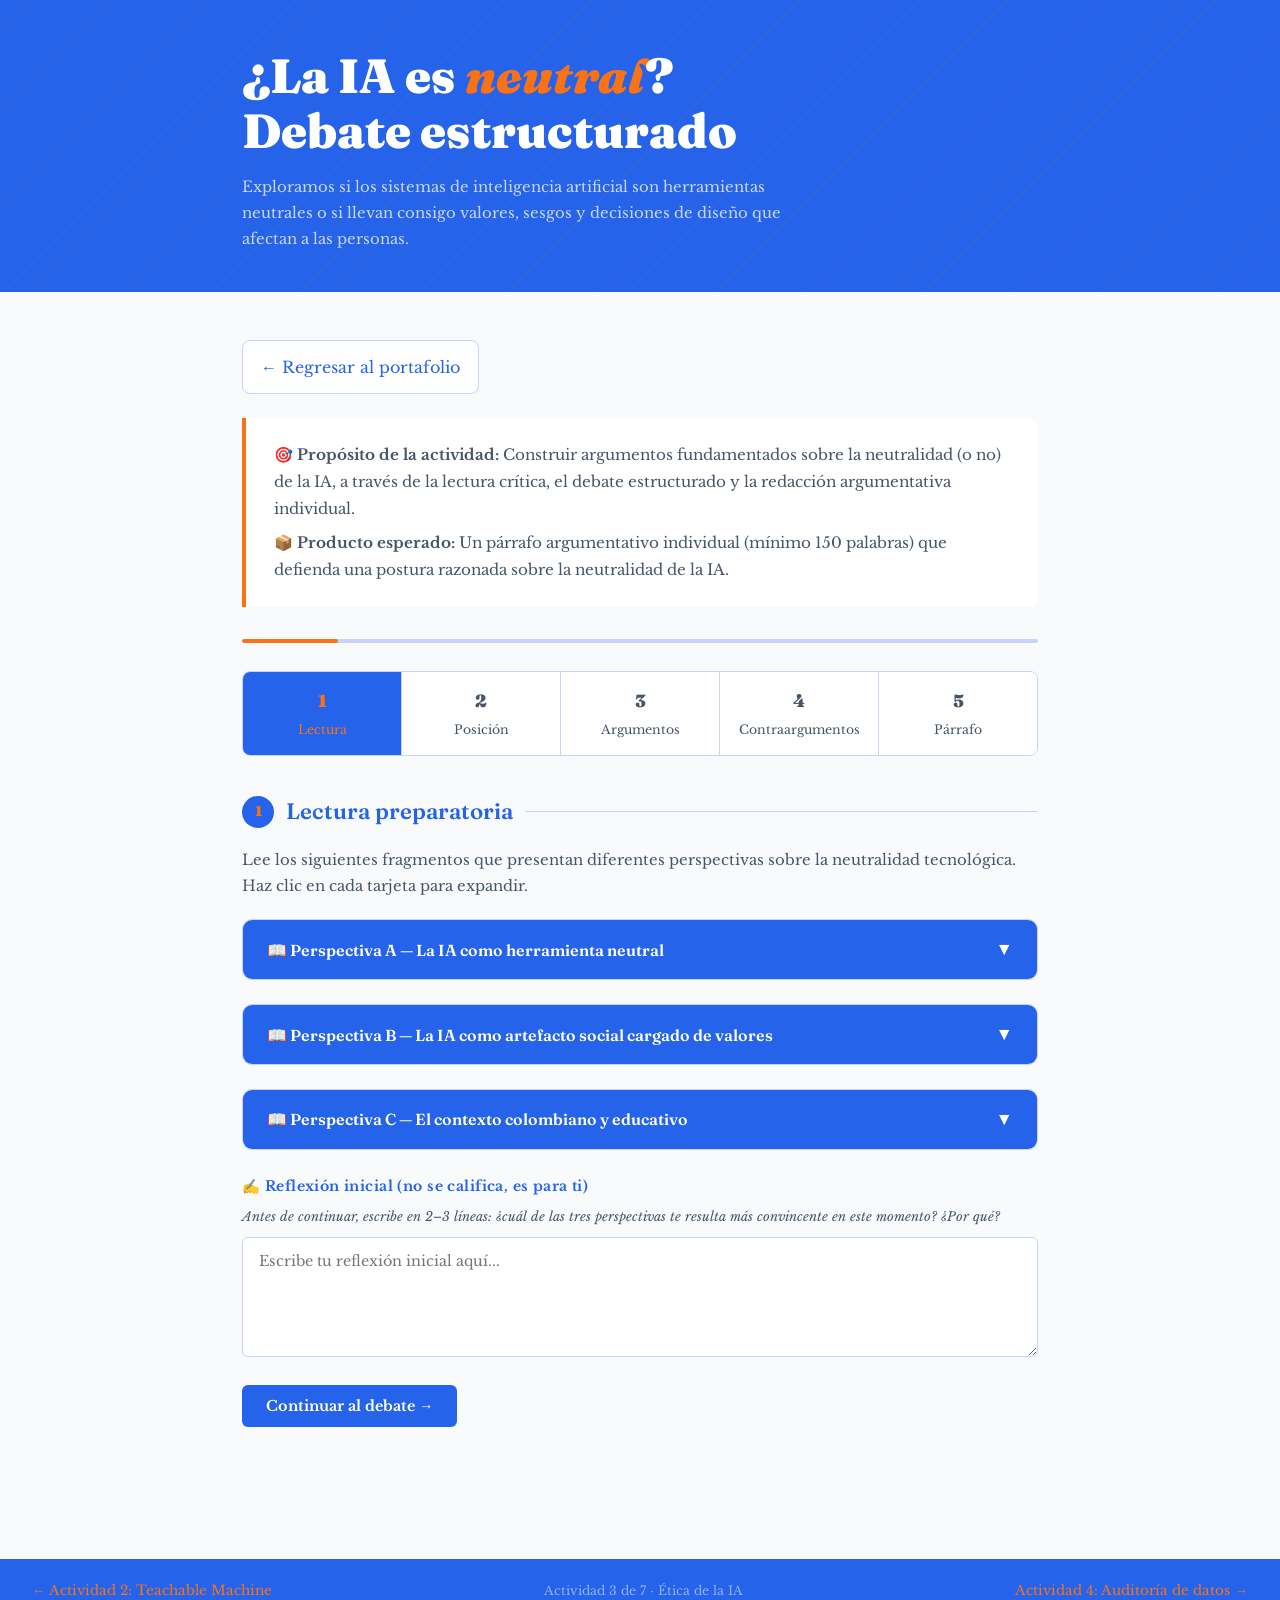
<file: a3-actividad.html>
<!DOCTYPE html>
<html lang="es">
<head>
<meta charset="UTF-8">
<meta name="viewport" content="width=device-width, initial-scale=1.0">
<title>Actividad A3 — ¿La IA es neutral? | Ética de la IA</title>
<link href="https://fonts.googleapis.com/css2?family=Fraunces:ital,wght@0,300;0,600;0,900;1,300&family=Libre+Baskerville:ital,wght@0,400;0,700;1,400&display=swap" rel="stylesheet">
<style>
  :root {
    --navy: #2563eb;
    --gold: #f97316;
    --teal: #0ea5e9;
    --cream: #f8fafc;
    --paper: #ffffff;
    --ink: #0f172a;
    --muted: #475569;
    --border: #c7d2fe;
    --success: #16a34a;
    --danger: #be123c;
  }
  *, *::before, *::after { box-sizing: border-box; margin: 0; padding: 0; }
  body {
    font-family: 'Libre Baskerville', Georgia, serif;
    background: var(--cream);
    color: var(--ink);
    line-height: 1.75;
    min-height: 100vh;
  }
  a { color: inherit; text-decoration: none; }
  .site-header {
    background: var(--navy);
    color: white;
    padding: 0;
    position: relative;
    overflow: hidden;
  }
  .site-header::before {
    content: '';
    position: absolute; inset: 0;
    background: repeating-linear-gradient(-45deg, transparent, transparent 20px, rgba(249,115,22,0.07) 20px, rgba(249,115,22,0.07) 21px);
  }
  .header-inner {
    position: relative;
    z-index: 1;
    max-width: 860px;
    margin: 0 auto;
    padding: 48px 32px 40px;
  }
  .unit-label {
    font-family: 'Libre Baskerville', serif;
    font-size: 0.72rem;
    letter-spacing: 0.18em;
    text-transform: uppercase;
    color: var(--gold);
    margin-bottom: 14px;
    display: flex;
    align-items: center;
    gap: 10px;
  }
  .unit-label::before {
    content: '';
    width: 32px;
    height: 1px;
    background: var(--gold);
  }
  h1 {
    font-family: 'Fraunces', serif;
    font-size: clamp(2rem, 5vw, 3rem);
    font-weight: 900;
    line-height: 1.15;
    margin-bottom: 16px;
  }
  h1 span { color: var(--gold); font-style: italic; }
  .header-meta {
    display: flex;
    gap: 24px;
    flex-wrap: wrap;
    font-size: 0.82rem;
    color: rgba(255,255,255,0.65);
    margin-top: 20px;
  }
  .header-meta span { display: flex; align-items: center; gap: 6px; }
  .badge {
    display: inline-block;
    padding: 3px 10px;
    background: rgba(200,149,58,0.2);
    border: 1px solid rgba(200,149,58,0.4);
    border-radius: 2px;
    font-size: 0.75rem;
    color: var(--gold);
    letter-spacing: 0.08em;
  }
  .main-content { max-width: 860px; margin: 0 auto; padding: 48px 32px 80px; }
  .section { margin-bottom: 52px; }
  .section-title {
    font-family: 'Fraunces', serif;
    font-size: 1.4rem;
    font-weight: 600;
    color: var(--navy);
    margin-bottom: 16px;
    display: flex;
    align-items: center;
    gap: 12px;
  }
  .section-title::after { content: ''; flex: 1; height: 1px; background: var(--border); }
  .num-icon {
    width: 32px;
    height: 32px;
    border-radius: 50%;
    background: var(--navy);
    color: var(--gold);
    font-family: 'Fraunces', serif;
    font-size: 0.9rem;
    font-weight: 900;
    display: flex;
    align-items: center;
    justify-content: center;
    flex-shrink: 0;
  }
  .objectives-box {
    background: var(--paper);
    border-left: 4px solid var(--gold);
    padding: 24px 28px;
    border-radius: 0 8px 8px 0;
    margin-bottom: 32px;
  }
  .objectives-box p { font-size: 0.95rem; color: var(--muted); margin-bottom: 8px; }
  .objectives-box p:last-child { margin: 0; }
  .reading-card { background: white; border: 1px solid var(--border); border-radius: 10px; overflow: hidden; margin-bottom: 24px; }
  .reading-card-header {
    background: var(--navy);
    color: white;
    padding: 14px 24px;
    display: flex;
    align-items: center;
    gap: 12px;
    cursor: pointer;
    user-select: none;
    transition: background 0.2s;
  }
  .reading-card-header:hover { background: #1d4ed8; }
  .reading-card-header h3 {
    font-family: 'Fraunces', serif;
    font-size: 1rem;
    font-weight: 600;
    flex: 1;
  }
  .toggle-arrow { font-size: 1.1rem; transition: transform 0.3s; }
  .reading-card-header.open .toggle-arrow { transform: rotate(180deg); }
  .reading-card-body { padding: 24px; display: none; font-size: 0.93rem; line-height: 1.8; }
  .reading-card-body.open { display: block; }
  .reading-card-body p { margin-bottom: 14px; }
  .reading-card-body p:last-child { margin: 0; }
  .quote-block {
    border-left: 3px solid var(--teal);
    padding: 12px 20px;
    background: #eff6ff;
    margin: 16px 0;
    font-style: italic;
    color: #1e3a8a;
    border-radius: 0 6px 6px 0;
    font-size: 0.92rem;
  }
  .debate-arena { display: grid; grid-template-columns: 1fr 1fr; gap: 20px; margin-bottom: 28px; }
  @media (max-width: 640px) { .debate-arena { grid-template-columns: 1fr; } }
  .debate-side { border: 2px solid var(--border); border-radius: 10px; overflow: hidden; transition: border-color 0.2s, box-shadow 0.2s; }
  .debate-side.pro { border-color: #2563eb; }
  .debate-side.con { border-color: #be123c; }
  .debate-side-header {
    padding: 16px 20px;
    font-family: 'Fraunces', serif;
    font-weight: 600;
    font-size: 1rem;
    display: flex;
    align-items: center;
    gap: 8px;
  }
  .debate-side.pro .debate-side-header { background: #eff6ff; color: #1e3a8a; }
  .debate-side.con .debate-side-header { background: #fffbeb; color: #92400e; }
  .debate-side-body { padding: 18px 20px; background: white; }
  .argument-item { display: flex; gap: 10px; margin-bottom: 14px; align-items: flex-start; font-size: 0.88rem; line-height: 1.65; }
  .argument-item:last-child { margin: 0; }
  .arg-icon { font-size: 1rem; flex-shrink: 0; padding-top: 2px; }
  .step-tracker { display: flex; gap: 0; margin-bottom: 36px; overflow: hidden; border-radius: 8px; border: 1px solid var(--border); }
  .step-item { flex: 1; text-align: center; padding: 14px 8px; background: white; font-size: 0.78rem; border-right: 1px solid var(--border); color: var(--muted); cursor: pointer; transition: background 0.2s, color 0.2s; }
  .step-item:last-child { border-right: none; }
  .step-item.active { background: var(--navy); color: var(--gold); }
  .step-item.done { background: #e0f2fe; color: var(--success); }
  .step-num { font-family: 'Fraunces', serif; font-size: 1.1rem; font-weight: 900; display: block; margin-bottom: 2px; }
  .activity-panel { display: none; }
  .activity-panel.active { display: block; }
  .form-group { margin-bottom: 20px; }
  .form-label { display: block; font-size: 0.88rem; font-weight: 700; color: var(--navy); margin-bottom: 8px; letter-spacing: 0.03em; }
  .form-hint { font-size: 0.8rem; color: var(--muted); margin-bottom: 8px; font-style: italic; }
  textarea, select { width: 100%; padding: 12px 16px; border: 1px solid var(--border); border-radius: 6px; font-family: 'Libre Baskerville', serif; font-size: 0.9rem; line-height: 1.6; background: white; color: var(--ink); resize: vertical; transition: border-color 0.2s, box-shadow 0.2s; }
  textarea:focus, select:focus { outline: none; border-color: var(--teal); box-shadow: 0 0 0 3px rgba(61,122,138,0.1); }
  textarea { min-height: 120px; }
  .btn { display: inline-flex; align-items: center; gap: 8px; padding: 12px 24px; border-radius: 6px; font-family: 'Libre Baskerville', serif; font-size: 0.9rem; font-weight: 700; cursor: pointer; border: none; text-decoration: none; transition: all 0.2s; }
  .btn-primary { background: var(--navy); color: white; }
  .btn-primary:hover { background: linear-gradient(135deg, #fb923c, #60a5fa); transform: translateY(-1px); box-shadow: 0 4px 12px rgba(37,99,235,0.25); }
  .btn-secondary { background: white; color: var(--navy); border: 2px solid var(--navy); }
  .btn-secondary:hover { background: var(--cream); }
  .btn-gold { background: var(--gold); color: white; }
  .btn-gold:hover { background: #fb923c; transform: translateY(-1px); }
  .btn-row { display: flex; gap: 12px; flex-wrap: wrap; margin-top: 20px; }
  .position-cards { display: grid; grid-template-columns: 1fr 1fr; gap: 16px; margin-bottom: 20px; }
  @media (max-width: 600px) { .position-cards { grid-template-columns: 1fr; } }
  .position-card { border: 2px solid var(--border); border-radius: 10px; padding: 20px; cursor: pointer; background: white; transition: all 0.2s; }
  .position-card:hover { border-color: var(--navy); box-shadow: 0 4px 16px rgba(0,0,0,0.08); }
  .position-card.selected-pro { border-color: var(--success); background: #f0faf4; }
  .position-card.selected-con { border-color: var(--danger); background: #faf0f0; }
  .position-card h4 { font-family: 'Fraunces', serif; font-size: 1rem; margin-bottom: 6px; }
  .position-card p { font-size: 0.83rem; color: var(--muted); line-height: 1.55; }
  .argument-check { background: white; border: 1px solid var(--border); border-radius: 8px; padding: 20px; margin-bottom: 16px; }
  .argument-check p { font-size: 0.9rem; font-style: italic; color: var(--ink); margin-bottom: 12px; }
  .check-buttons { display: flex; gap: 10px; }
  .check-btn { flex: 1; padding: 10px; border: 1px solid var(--border); background: white; border-radius: 6px; cursor: pointer; font-family: 'Libre Baskerville', serif; font-size: 0.83rem; transition: all 0.2s; }
  .check-btn:hover { background: var(--cream); }
  .check-btn.selected-a { background: #ecfdf5; border-color: var(--success); color: var(--success); font-weight: 700; }
  .check-btn.selected-b { background: #fffbeb; border-color: var(--danger); color: var(--danger); font-weight: 700; }
  .check-btn.selected-c { background: #eff6ff; border-color: var(--teal); color: var(--teal); font-weight: 700; }
  .feedback-box { margin-top: 10px; padding: 10px 14px; border-radius: 6px; font-size: 0.83rem; display: none; }
  .feedback-box.show { display: block; }
  .feedback-box.ok { background: #ecfdf5; color: #166534; }
  .feedback-box.warn { background: #fef3e2; color: #8a5a10; }
  .output-card { background: white; border: 1px solid var(--border); border-radius: 10px; overflow: hidden; margin-top: 20px; }
  .output-card-header { background: var(--teal); color: white; padding: 14px 20px; font-family: 'Fraunces', serif; font-size: 0.95rem; font-weight: 600; }
  .output-card-body { padding: 20px; }
  .output-preview { background: var(--cream); border: 1px dashed var(--border); border-radius: 6px; padding: 16px; font-size: 0.88rem; line-height: 1.7; color: var(--muted); min-height: 80px; white-space: pre-wrap; font-family: 'Libre Baskerville', serif; }
  .progress-bar-wrap { background: var(--border); border-radius: 99px; height: 4px; margin-bottom: 28px; overflow: hidden; }
  .progress-bar-fill { height: 100%; background: var(--gold); border-radius: 99px; transition: width 0.4s ease; }
  .info-box { background: #eff6ff; border-left: 3px solid var(--navy); padding: 14px 18px; border-radius: 0 8px 8px 0; font-size: 0.88rem; color: #1e3a8a; margin-bottom: 20px; }
  .info-box strong { display: block; margin-bottom: 4px; color: var(--navy); }
  .nav-footer { background: var(--navy); color: white; padding: 20px 32px; display: flex; justify-content: space-between; align-items: center; flex-wrap: wrap; gap: 12px; }
  .nav-footer a { color: var(--gold); text-decoration: none; font-size: 0.85rem; display: flex; align-items: center; gap: 6px; }
  .nav-footer span { font-size: 0.78rem; color: rgba(255,255,255,0.5); }
  .word-count { font-size: 0.75rem; color: var(--muted); text-align: right; margin-top: 4px; }
  .success-banner { background: #eff6ff; border: 1px solid #60a5fa; border-radius: 8px; padding: 20px 24px; text-align: center; display: none; }
  .success-banner.show { display: block; }
  .success-banner h3 { font-family: 'Fraunces', serif; color: var(--navy); margin-bottom: 6px; }
  .success-banner p { font-size: 0.88rem; color: #1e3a8a; }
  .back-link { display: inline-flex; align-items: center; gap: 0.6rem; margin-bottom: 1.5rem; color: var(--navy); border: 1px solid var(--border); background: white; padding: 12px 18px; border-radius: 8px; transition: all 0.2s; }
  .back-link:hover { background: var(--paper); color: var(--gold); border-color: var(--gold); }
</style>
</head>
<body>
<header class="site-header">
<div class="header-inner">
<h1>¿La IA es <span>neutral</span>?<br>Debate estructurado</h1>
<div style="margin-top:14px; color:rgba(255,255,255,0.75); font-size:0.93rem; max-width:560px;">
      Exploramos si los sistemas de inteligencia artificial son herramientas neutrales o si llevan consigo valores, sesgos y decisiones de diseño que afectan a las personas.
</div>
</div>
</header>
<main class="main-content">
<a class="back-link" href="index.html">← Regresar al portafolio</a>
  <div class="objectives-box">
<p><strong>🎯 Propósito de la actividad:</strong> Construir argumentos fundamentados sobre la neutralidad (o no) de la IA, a través de la lectura crítica, el debate estructurado y la redacción argumentativa individual.</p>
<p><strong>📦 Producto esperado:</strong> Un párrafo argumentativo individual (mínimo 150 palabras) que defienda una postura razonada sobre la neutralidad de la IA.</p>
</div>
<div class="progress-bar-wrap">
<div class="progress-bar-fill" id="progressBar" style="width:12%"></div>
</div>
<div class="step-tracker">
<div class="step-item active" onclick="goToStep(1)"><span class="step-num">1</span>Lectura</div>
<div class="step-item" onclick="goToStep(2)"><span class="step-num">2</span>Posición</div>
<div class="step-item" onclick="goToStep(3)"><span class="step-num">3</span>Argumentos</div>
<div class="step-item" onclick="goToStep(4)"><span class="step-num">4</span>Contraargumentos</div>
<div class="step-item" onclick="goToStep(5)"><span class="step-num">5</span>Párrafo</div>
</div>
<div class="activity-panel active" id="panel1">
<div class="section">
<div class="section-title"><div class="num-icon">1</div> Lectura preparatoria</div>
<p style="margin-bottom:20px; color:var(--muted); font-size:0.93rem;">Lee los siguientes fragmentos que presentan diferentes perspectivas sobre la neutralidad tecnológica. Haz clic en cada tarjeta para expandir.</p>
<div class="reading-card">
<div class="reading-card-header" onclick="toggleCard(this)"><h3>📖 Perspectiva A — La IA como herramienta neutral</h3><span class="toggle-arrow">▼</span></div>
<div class="reading-card-body">
<p>Desde una visión instrumentalista, la tecnología —incluyendo la IA— es considerada un medio neutral: su valor ético depende exclusivamente del uso que las personas hagan de ella. Bajo esta lógica, una IA no tiene intenciones propias; simplemente ejecuta instrucciones definidas por sus programadores y procesa datos de forma matemática.</p>
<div class="quote-block">"Las herramientas no son ni buenas ni malas; depende de cómo las uses." — Argumento clásico instrumentalista</div>
<p>Quienes defienden esta postura argumentan que los modelos de IA no tienen conciencia, valores ni prejuicios propios. Si una IA reproduce patrones problemáticos, el problema está en los datos o en el programador, no en la tecnología en sí misma. La solución sería, entonces, mejorar los datos y los procesos de diseño.</p>
<p>Esta perspectiva es frecuente en discursos empresariales y en algunos enfoques de ingeniería que ven a la IA como un conjunto de ecuaciones matemáticas sin carga ideológica.</p>
</div>
</div>
<div class="reading-card">
<div class="reading-card-header" onclick="toggleCard(this)"><h3>📖 Perspectiva B — La IA como artefacto social cargado de valores</h3><span class="toggle-arrow">▼</span></div>
<div class="reading-card-body">
<p>Filósofos de la tecnología como Langdon Winner argumentan que los artefactos tecnológicos "tienen política": incorporan decisiones que privilegian ciertos grupos, valores y visiones del mundo. La IA no es la excepción.</p>
<div class="quote-block">"¿Tienen política los artefactos?" — Langdon Winner, 1980. Winner demuestra que el diseño técnico nunca es neutral: siempre refleja decisiones sobre quién tiene poder y quién no.</div>
<p>En el caso de la IA, cada etapa del proceso de desarrollo involucra decisiones cargadas de valores: ¿Qué datos se recopilan y de quiénes? ¿Quiénes diseñan los algoritmos? ¿Cuáles son los objetivos de optimización? ¿Quién financia el desarrollo?</p>
<p>Investigadoras como Safiya Noble (<em>Algorithms of Oppression</em>, 2018) han documentado cómo los motores de búsqueda reproducen estereotipos de género y raza. Joy Buolamwini demostró que los sistemas de reconocimiento facial tienen tasas de error mucho mayores en personas de piel oscura y mujeres.</p>
<p>Desde esta perspectiva, hablar de "neutralidad de la IA" es un mito que puede ser peligroso, porque invisibiliza las decisiones políticas y sociales que hay detrás de cada sistema.</p>
</div>
</div>
<div class="reading-card">
<div class="reading-card-header" onclick="toggleCard(this)"><h3>📖 Perspectiva C — El contexto colombiano y educativo</h3><span class="toggle-arrow">▼</span></div>
<div class="reading-card-body">
<p>En Colombia, como en gran parte de América Latina, los sistemas de IA que se usan en educación, contratación, finanzas y servicios públicos han sido desarrollados principalmente en el Norte Global, con datos que no representan la diversidad cultural, lingüística y socioeconómica de nuestras poblaciones.</p>
<p>Esto tiene implicaciones concretas: un sistema de evaluación automática de redacciones entrenado con textos en inglés o con español peninsular puede penalizar las formas de escritura de estudiantes de regiones colombianas. Un algoritmo de detección de fraude entrenado con datos de otro país puede discriminar a personas de estratos bajos.</p>
<div class="quote-block">"La soberanía digital no es solo un problema técnico; es una cuestión de justicia y de quién define los valores que gobiernan nuestras vidas." — Adaptado de UNESCO, 2021</div>
<p>Para los docentes colombianos, esto plantea una pregunta urgente: ¿estamos aceptando acríticamente tecnologías diseñadas para otros contextos, sin preguntarnos a quién sirven y a quién perjudican?</p>
</div>
</div>
<div style="margin-top:24px;">
<div class="form-group">
<label class="form-label">✍️ Reflexión inicial (no se califica, es para ti)</label>
<div class="form-hint">Antes de continuar, escribe en 2–3 líneas: ¿cuál de las tres perspectivas te resulta más convincente en este momento? ¿Por qué?</div>
<textarea id="initialReflection" placeholder="Escribe tu reflexión inicial aquí..."></textarea>
</div>
</div>
<div class="btn-row">
<button class="btn btn-primary" onclick="goToStep(2)">Continuar al debate →</button>
</div>
</div>
</div>
<div class="activity-panel" id="panel2">
<div class="section">
<div class="section-title"><div class="num-icon">2</div> Elige tu posición para el debate</div>
<div class="info-box"><strong>📌 Instrucción importante</strong> En un debate académico, a veces se defiende una posición que no es necesariamente la propia. Esto desarrolla la capacidad de entender múltiples perspectivas. Elige la posición que quieras defender hoy — puedes cambiar de opinión al final.</div>
<div class="position-cards" id="positionCards">
<div class="position-card" id="card-pro" onclick="selectPosition('pro')"><h4>✅ Posición A: La IA SÍ es neutral</h4><p>Defenderás que la IA es una herramienta matemática sin valores propios. Los problemas éticos no son de la tecnología, sino del uso humano que se haga de ella. La responsabilidad recae en los programadores y los usuarios, no en el sistema en sí.</p></div>
<div class="position-card" id="card-con" onclick="selectPosition('con')"><h4>❌ Posición B: La IA NO es neutral</h4><p>Defenderás que la IA incorpora valores, sesgos y decisiones políticas desde su diseño. Los datos, los objetivos de optimización y quiénes la desarrollan determinan efectos sociales que no son accidentales ni evitables.</p></div>
</div>
<div id="positionFeedback" style="display:none;" class="info-box"><strong id="positionTitle"></strong><span id="positionDesc"></span></div>
<div class="btn-row">
<button class="btn btn-secondary" onclick="goToStep(1)">← Volver</button>
<button class="btn btn-primary" id="toStep3Btn" onclick="goToStep(3)" disabled>Continuar →</button>
</div>
</div>
</div>
<div class="activity-panel" id="panel3">
<div class="section">
<div class="section-title"><div class="num-icon">3</div> Construye tus argumentos</div>
<p style="margin-bottom:20px; color:var(--muted); font-size:0.93rem;">Desarrolla al menos 3 argumentos sólidos para tu posición. Un buen argumento incluye: <strong>afirmación + evidencia/ejemplo + explicación</strong>.</p>
<div class="debate-arena" id="debateArena">
<div class="debate-side pro"><div class="debate-side-header">✅ Argumentos: IA SÍ es neutral</div><div class="debate-side-body"><div class="argument-item"><span class="arg-icon">•</span><span>Las matemáticas no tienen ideología: un algoritmo calcula probabilidades, no toma decisiones morales.</span></div><div class="argument-item"><span class="arg-icon">•</span><span>El mismo modelo de IA puede usarse para hacer daño o para bien, según quien lo use y cómo.</span></div><div class="argument-item"><span class="arg-icon">•</span><span>Los sesgos vienen de los datos humanos, no de la IA. Mejorar los datos resuelve el problema.</span></div><div class="argument-item"><span class="arg-icon">•</span><span>Una calculadora no es "pro-matemáticas"; la IA tampoco tiene agenda propia.</span></div></div></div>
<div class="debate-side con"><div class="debate-side-header">❌ Argumentos: IA NO es neutral</div><div class="debate-side-body"><div class="argument-item"><span class="arg-icon">•</span><span>Los datos reflejan el pasado: si la sociedad fue injusta, la IA aprende y reproduce esa injusticia.</span></div><div class="argument-item"><span class="arg-icon">•</span><span>Las decisiones de diseño (qué optimizar, qué datos usar) son decisiones políticas disfrazadas de técnicas.</span></div><div class="argument-item"><span class="arg-icon">•</span><span>Joy Buolamwini demostró que el reconocimiento facial falla más con mujeres negras: eso no es accidental.</span></div><div class="argument-item"><span class="arg-icon">•</span><span>La IA amplifica el poder de quienes la controlan: las grandes tech definen qué es "correcto" a escala global.</span></div></div></div>
</div>
<div class="form-group"><label class="form-label">📝 Mis argumentos propios (para mi posición elegida)</label><div class="form-hint">Escribe en tus propias palabras los 3 argumentos más fuertes que puedes usar. Intenta usar ejemplos concretos del contexto educativo colombiano.</div><textarea id="myArguments" placeholder="Argumento 1: ...\n\nArgumento 2: ...\n\nArgumento 3: ..." style="min-height:160px;"></textarea><div class="word-count" id="argsCount">0 palabras</div></div>
<div class="btn-row"><button class="btn btn-secondary" onclick="goToStep(2)">← Volver</button><button class="btn btn-primary" onclick="goToStep(4)">Continuar →</button></div>
</div>
</div>
<div class="activity-panel" id="panel4">
<div class="section">
<div class="section-title"><div class="num-icon">4</div> Analiza los contraargumentos</div>
<p style="margin-bottom:20px; color:var(--muted); font-size:0.93rem;">Un debate sólido requiere conocer —y poder refutar— los argumentos del otro lado. Evalúa los siguientes argumentos contrarios a tu posición.</p>
<div id="counterArgsContainer"></div>
<div class="form-group" style="margin-top:20px;"><label class="form-label">🛡️ ¿Cómo responderías al argumento más difícil?</label><div class="form-hint">Identifica el contraargumento más fuerte y escribe una respuesta razonada.</div><textarea id="counterResponse" placeholder="El contraargumento más difícil para mí es... porque... Sin embargo, yo respondería que..."></textarea></div>
<div class="btn-row"><button class="btn btn-secondary" onclick="goToStep(3)">← Volver</button><button class="btn btn-primary" onclick="goToStep(5)">Escribir párrafo final →</button></div>
</div>
</div>
<div class="activity-panel" id="panel5">
<div class="section">
<div class="section-title"><div class="num-icon">5</div> Párrafo argumentativo individual</div>
<div class="info-box"><strong>📐 Estructura del párrafo argumentativo</strong> 1. <strong>Tesis:</strong> Declara tu posición claramente (1–2 oraciones) · 2. <strong>Argumento central:</strong> Tu razón más fuerte (2–3 oraciones) · 3. <strong>Evidencia:</strong> Ejemplo concreto o referencia (1–2 oraciones) · 4. <strong>Reconocimiento del otro lado:</strong> Muestra que entiendes la posición contraria (1 oración) · 5. <strong>Cierre:</strong> Reafirma tu posición con una conclusión (1–2 oraciones)</div>
<div class="form-group"><label class="form-label">✍️ Mi párrafo argumentativo (mínimo 150 palabras)</label><div class="form-hint">Escribe tu párrafo final aquí. Puedes usar las ideas que desarrollaste en los pasos anteriores. Este es tu producto de entrega.</div><textarea id="finalParagraph" placeholder="Escribe tu párrafo argumentativo aquí..." style="min-height:200px;" oninput="updateFinalCount()"></textarea><div class="word-count" id="finalCount">0 / 150 palabras mínimo</div></div>
<div class="form-group"><label class="form-label">🔄 Reflexión metacognitiva</label><div class="form-hint">Opcional pero recomendado: ¿Cambió tu posición después del debate? ¿Qué aprendiste sobre la neutralidad tecnológica?</div><textarea id="metaReflection" placeholder="Después de explorar ambas posiciones, pienso que..." style="min-height:100px;"></textarea></div>
<button class="btn btn-gold" onclick="generateOutput()" style="margin-bottom:20px;">📄 Generar mi entrega →</button>
<div class="output-card" id="outputCard" style="display:none;"><div class="output-card-header">📋 Tu entrega — Lista para copiar y enviar</div><div class="output-card-body"><div class="output-preview" id="outputPreview"></div><div class="btn-row" style="margin-top:16px;"><button class="btn btn-primary" onclick="copyOutput()">📋 Copiar texto</button><button class="btn btn-secondary" onclick="printOutput()">🖨️ Imprimir / Guardar PDF</button></div></div></div>
<div class="success-banner" id="successBanner"><h3>✅ ¡Actividad completada!</h3><p>Tu párrafo argumentativo está listo. Recuerda entregarlo según las indicaciones de tu docente.</p></div>
<div class="btn-row" style="margin-top:20px;"><button class="btn btn-secondary" onclick="goToStep(4)">← Volver</button></div>
</div>
</div>
</main>
<div class="nav-footer"><a href="a2-actividad.html">← Actividad 2: Teachable Machine</a><span>Actividad 3 de 7 · Ética de la IA</span><a href="a4-actividad.html">Actividad 4: Auditoría de datos →</a></div>
<script>
  let currentStep = 1;
  let selectedPosition = null;
  const counterArgsPro = [
    { text: '"Los datos reflejan injusticias históricas que la IA reproduce y amplifica. Eso no es neutral."', label: 'A favor de: IA NO es neutral' },
    { text: '"Joy Buolamwini demostró tasas de error del 34% en mujeres de piel oscura en reconocimiento facial. ¿Eso es un accidente neutral?"', label: 'A favor de: IA NO es neutral' },
    { text: '"Cuando la IA decide quién recibe un crédito o quién es contratado, las consecuencias de los sesgos son muy reales."', label: 'A favor de: IA NO es neutral' },
  ];
  const counterArgsCon = [
    { text: '"El mismo algoritmo de detección de fraude puede usarse para proteger a los pobres o para discriminarlos. El algoritmo en sí no decide."', label: 'A favor de: IA SÍ es neutral' },
    { text: '"Si tenemos buenos datos representativos, podemos entrenar una IA sin sesgos. El problema es corregible sin cuestionar la tecnología misma."', label: 'A favor de: IA SÍ es neutral' },
    { text: '"Una hammer no es pro-violencia aunque pueda usarse para dañar. La IA tampoco tiene intenciones."', label: 'A favor de: IA SÍ es neutral' },
  ];
  function toggleCard(header) { header.classList.toggle('open'); header.nextElementSibling.classList.toggle('open'); }
  function selectPosition(pos) {
    selectedPosition = pos;
    document.getElementById('card-pro').classList.remove('selected-pro', 'selected-con');
    document.getElementById('card-con').classList.remove('selected-pro', 'selected-con');
    document.getElementById('card-' + pos).classList.add('selected-' + pos);
    const fb = document.getElementById('positionFeedback');
    const title = document.getElementById('positionTitle');
    const desc = document.getElementById('positionDesc');
    fb.style.display = 'block';
    if (pos === 'pro') {
      title.textContent = '✅ Defenderás: La IA SÍ es neutral';
      desc.textContent = ' Prepárate para argumentar que los sesgos y problemas éticos son responsabilidad humana, no de la tecnología.';
    } else {
      title.textContent = '❌ Defenderás: La IA NO es neutral';
      desc.textContent = ' Prepárate para argumentar que los sistemas de IA incorporan valores, sesgos y decisiones políticas desde su diseño.';
    }
    document.getElementById('toStep3Btn').disabled = false;
  }
  function buildCounterArgs() {
    const container = document.getElementById('counterArgsContainer');
    container.innerHTML = '';
    const args = selectedPosition === 'pro' ? counterArgsCon : counterArgsPro;
    args.forEach((arg, i) => {
      const wrapper = document.createElement('div');
      wrapper.className = 'argument-check';
      wrapper.innerHTML = `
        <p>${arg.text}</p>
        <small style="color:var(--muted); font-size:0.78rem;">${arg.label}</small>
        <div class="check-buttons" style="margin-top:10px;">
          <button class="check-btn" onclick="checkArg(this, ${i}, 'a')">💪 Puedo refutarlo</button>
          <button class="check-btn" onclick="checkArg(this, ${i}, 'b')">😬 Me cuesta refutarlo</button>
          <button class="check-btn" onclick="checkArg(this, ${i}, 'c')">🤔 Parcialmente</button>
        </div>
        <div class="feedback-box" id="feedback-${i}"></div>
      `;
      container.appendChild(wrapper);
    });
  }
  function checkArg(btn, idx, choice) {
    const parent = btn.closest('.check-buttons');
    parent.querySelectorAll('.check-btn').forEach(b => b.classList.remove('selected-a','selected-b','selected-c'));
    btn.classList.add('selected-' + choice);
    const fb = document.getElementById('feedback-' + idx);
    fb.className = 'feedback-box show';
    if (choice === 'a') {
      fb.classList.add('ok');
      fb.textContent = '✅ Bien. Anota tu refutación en el paso siguiente.';
    } else if (choice === 'b') {
      fb.classList.add('warn');
      fb.textContent = '⚠️ Valioso reconocerlo. Los mejores argumentos reconocen sus límites. ¡Inclúyelo en tu párrafo!';
    } else {
      fb.style.background = '#e8eef5';
      fb.style.color = '#1a3a54';
      fb.textContent = '🤔 Interesante. ¿Qué parte refutarías y qué concederías?';
    }
  }
  function goToStep(step) {
    if (step === 4 && !selectedPosition) {
      alert('Por favor, elige una posición en el paso 2 antes de continuar.');
      return;
    }
    document.querySelectorAll('.activity-panel').forEach(p => p.classList.remove('active'));
    document.getElementById('panel' + step).classList.add('active');
    document.querySelectorAll('.step-item').forEach((item, i) => {
      item.classList.remove('active', 'done');
      if (i + 1 < step) item.classList.add('done');
      if (i + 1 === step) item.classList.add('active');
    });
    const progress = [12, 30, 50, 70, 90];
    document.getElementById('progressBar').style.width = progress[step-1] + '%';
    if (step === 4) buildCounterArgs();
    currentStep = step;
    window.scrollTo({top:0, behavior:'smooth'});
  }
  document.getElementById('myArguments').addEventListener('input', function() {
    const words = this.value.trim().split(/\s+/).filter(w => w.length > 0).length;
    document.getElementById('argsCount').textContent = words + ' palabras';
  });
  function updateFinalCount() {
    const text = document.getElementById('finalParagraph').value;
    const words = text.trim().split(/\s+/).filter(w => w.length > 0).length;
    const color = words >= 150 ? 'var(--success)' : 'var(--muted)';
    document.getElementById('finalCount').style.color = color;
    document.getElementById('finalCount').textContent = words + ' / 150 palabras mínimo' + (words >= 150 ? ' ✅' : '');
  }
  function generateOutput() {
    const paragraph = document.getElementById('finalParagraph').value.trim();
    if (!paragraph) { alert('Por favor escribe tu párrafo argumentativo antes de generar la entrega.'); return; }
    const words = paragraph.split(/\s+/).filter(w => w.length > 0).length;
    if (words < 150) { alert('Tu párrafo debe tener al menos 150 palabras.'); return; }
    const position = selectedPosition === 'pro' ? 'La IA SÍ es neutral' : 'La IA NO es neutral';
    const meta = document.getElementById('metaReflection').value.trim();
    const now = new Date().toLocaleDateString('es-CO', { weekday:'long', year:'numeric', month:'long', day:'numeric' });
    let output = `ACTIVIDAD 3 — ¿LA IA ES NEUTRAL? | DEBATE ESTRUCTURADO\nÉtica de la IA · Licenciatura en Física · UDFJC\nFecha: ${now}\n\nPOSICIÓN DEFENDIDA: ${position}\n\nPÁRRAFO ARGUMENTATIVO:\n${paragraph}`;
    if (meta) output += `\n\nREFLEXIÓN METACOGNITIVA:\n${meta}`;
    document.getElementById('outputPreview').textContent = output;
    document.getElementById('outputCard').style.display = 'block';
    document.getElementById('successBanner').classList.add('show');
    document.getElementById('progressBar').style.width = '100%';
    document.querySelectorAll('.step-item').forEach(item => { item.classList.remove('active'); item.classList.add('done'); });
    document.getElementById('outputCard').scrollIntoView({behavior:'smooth'});
  }
  function copyOutput() { const text = document.getElementById('outputPreview').textContent; navigator.clipboard.writeText(text).then(() => alert('✅ Texto copiado al portapapeles')); }
  function printOutput() { window.print(); }
</script>
</body>
</html>
</file>
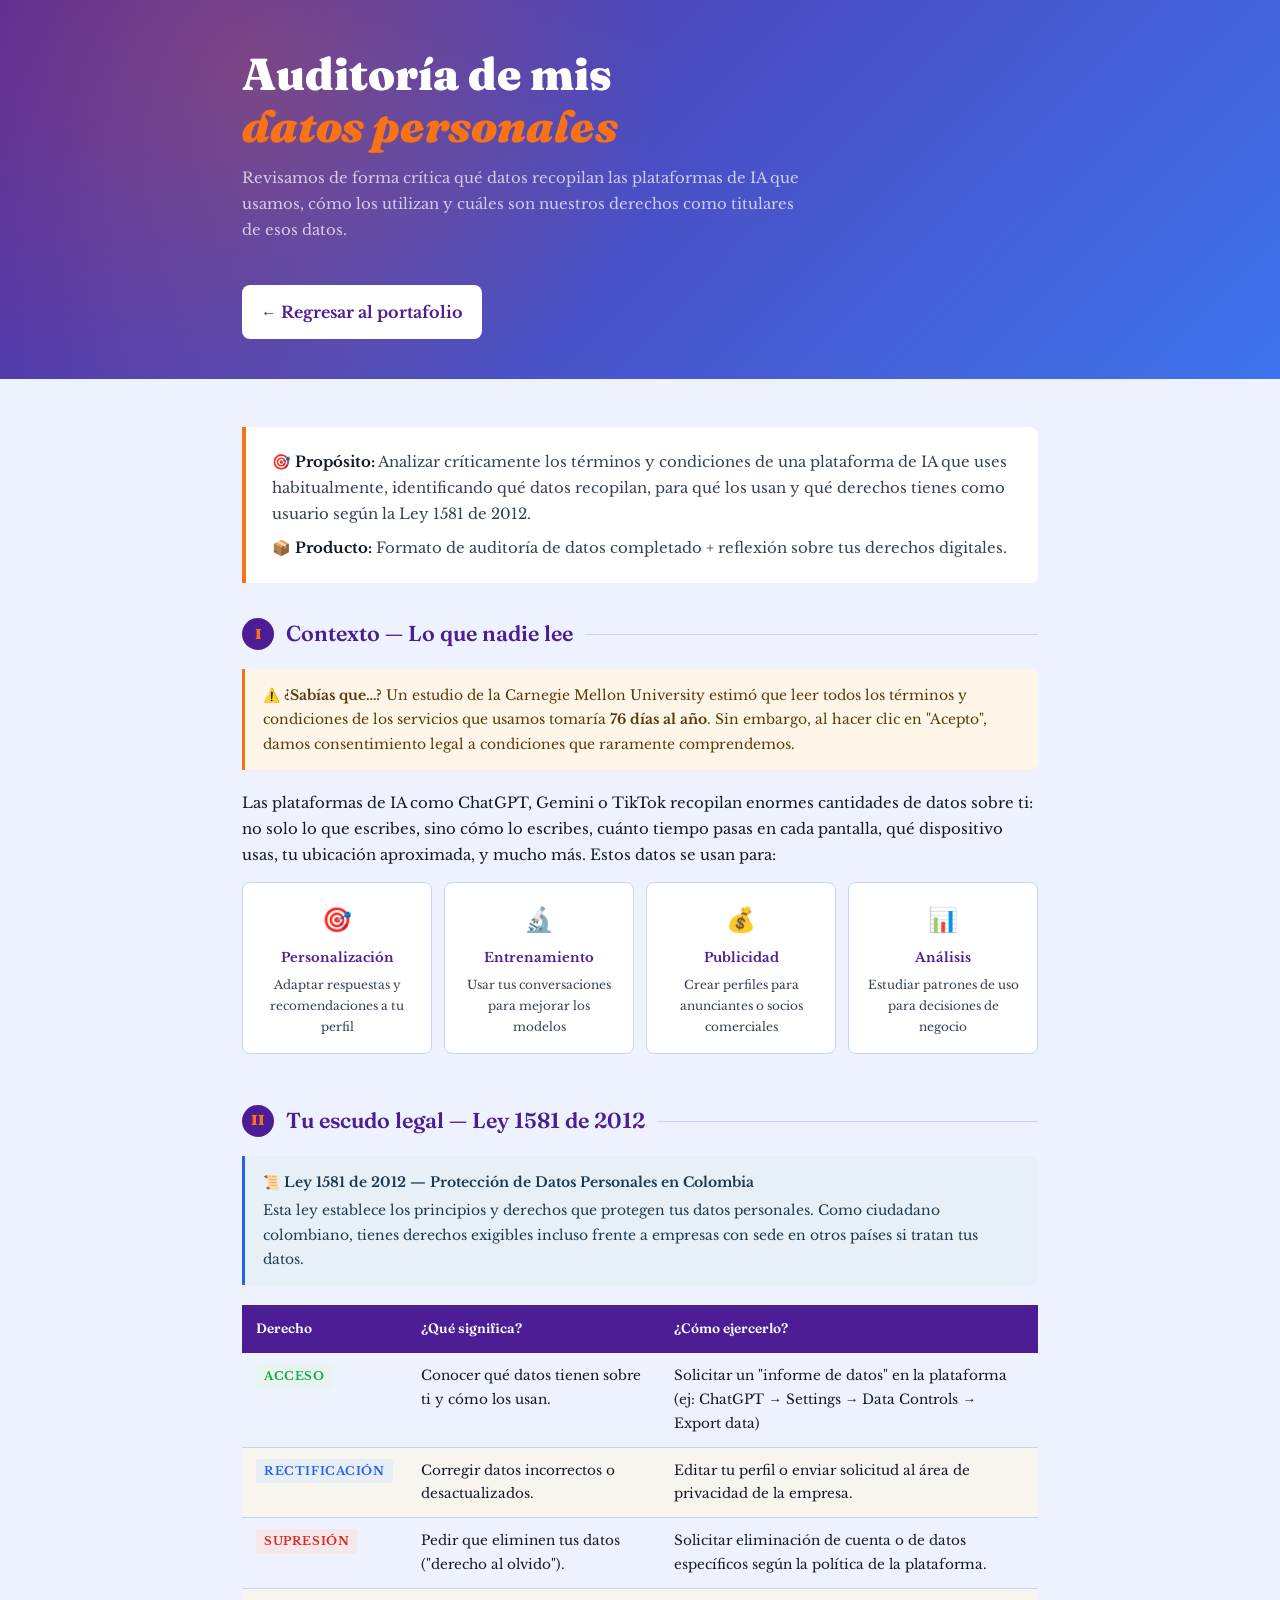
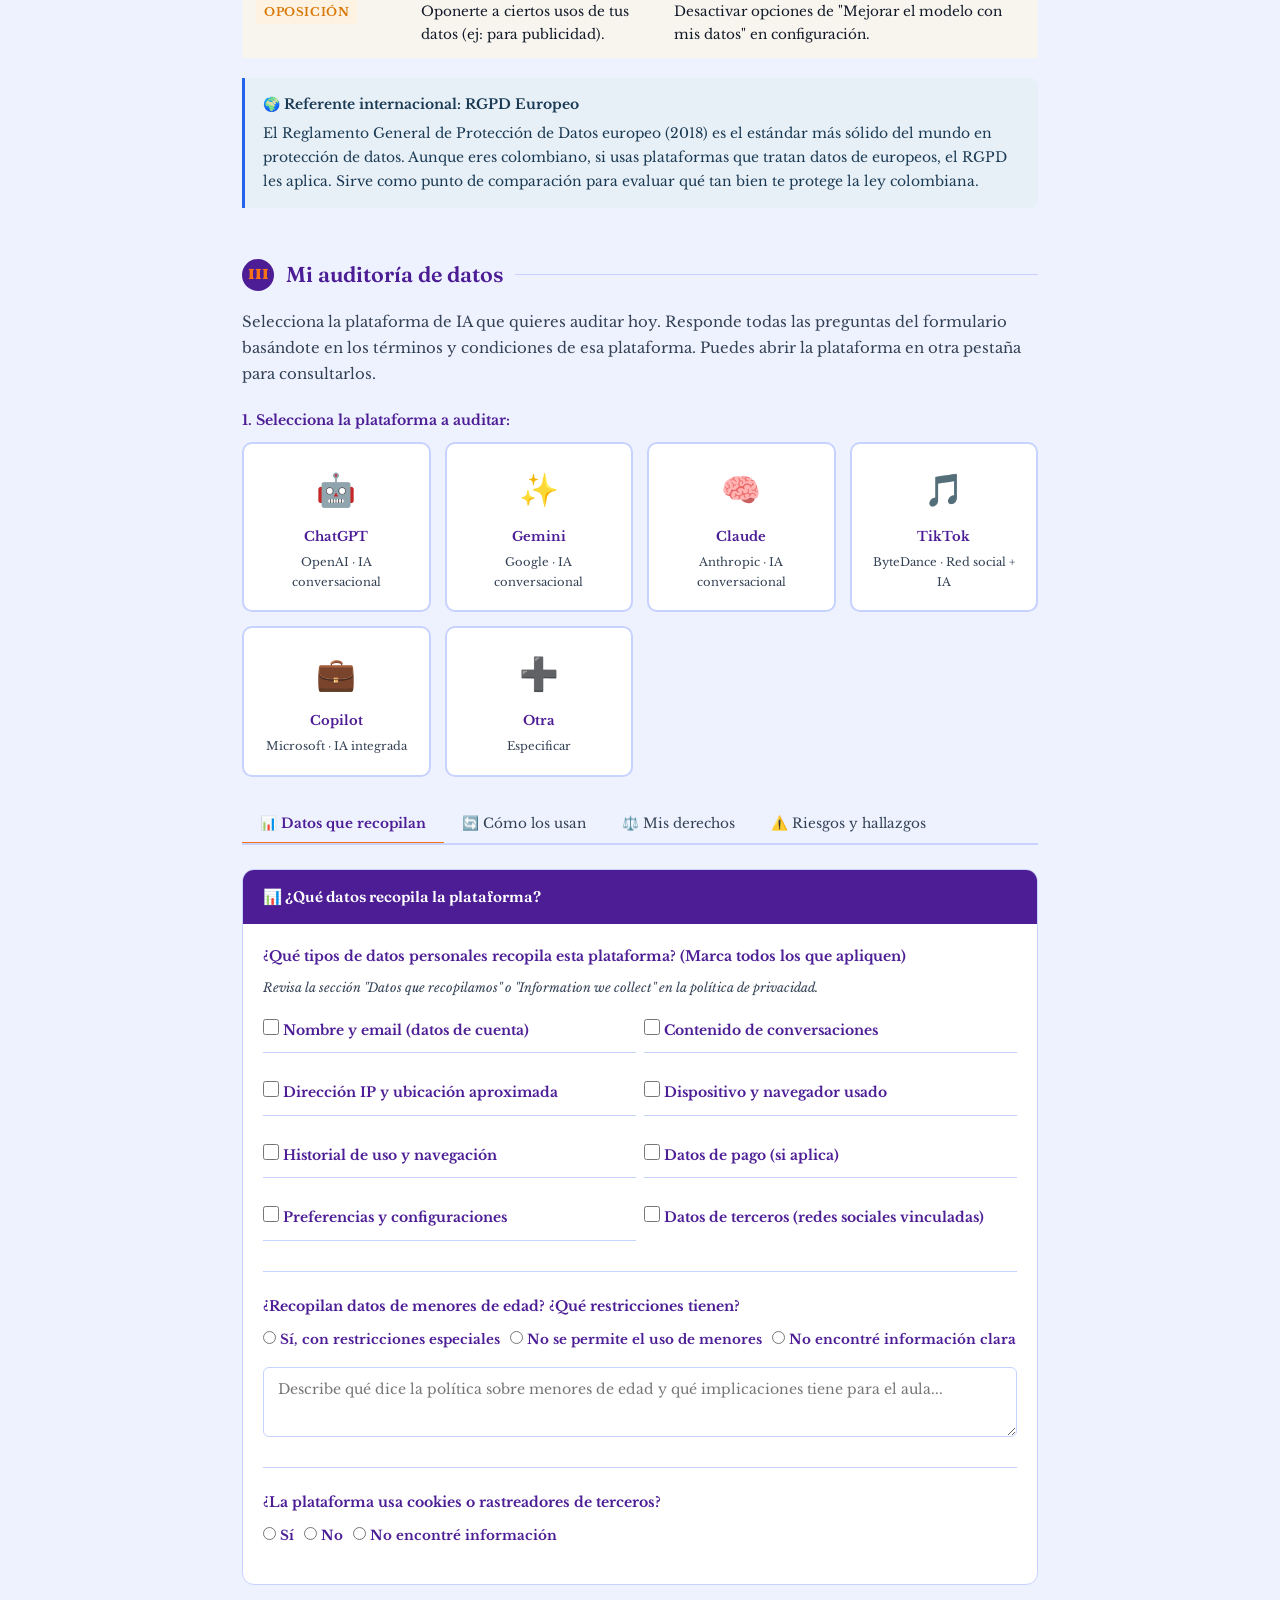
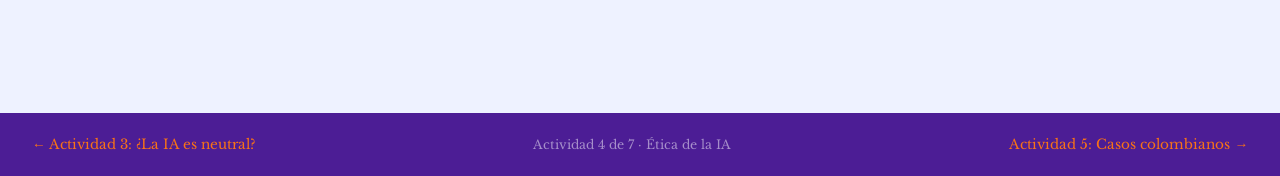
<file: a4-actividad.html>
<!DOCTYPE html>
<html lang="es">
<head>
<meta charset="UTF-8">
<meta name="viewport" content="width=device-width, initial-scale=1.0">
<link href="https://fonts.googleapis.com/css2?family=Fraunces:ital,wght@0,300;0,600;0,900;1,300&family=Libre+Baskerville:ital,wght@0,400;0,700;1,400&display=swap" rel="stylesheet">
<style>
  :root {
    --navy: #4c1d95; --gold: #f97316; --teal: #2563eb;
    --cream: #eef2ff; --paper: #ffffff; --ink: #111827;
    --muted: #334155; --border: #c7d2fe;
    --success: #16a34a; --danger: #dc2626; --warn: #d97706;
  }
  *, *::before, *::after { box-sizing: border-box; margin: 0; padding: 0; }
  body { font-family: 'Libre Baskerville', Georgia, serif; background: var(--cream); color: var(--ink); line-height: 1.75; }
 
  .site-header { background: linear-gradient(135deg, rgba(76,29,149,0.94) 0%, rgba(37,99,235,0.88) 100%); color: white; padding: 0; position: relative; overflow: hidden; }
  .site-header::before {
    content: ''; position: absolute; inset: 0;
    background: radial-gradient(circle at 20% 20%, rgba(249,115,22,0.25) 0%, transparent 38%);
  }
  .header-inner { position: relative; z-index: 1; max-width: 860px; margin: 0 auto; padding: 48px 32px 40px; }
  .unit-label { font-size: 0.72rem; letter-spacing: 0.18em; text-transform: uppercase; color: var(--gold); margin-bottom: 14px; display: flex; align-items: center; gap: 10px; }
  .unit-label::before { content: ''; width: 32px; height: 1px; background: var(--gold); }
  h1 { font-family: 'Fraunces', serif; font-size: clamp(1.8rem, 4.5vw, 2.8rem); font-weight: 900; line-height: 1.15; margin-bottom: 14px; }
  h1 em { color: var(--gold); font-style: italic; }
  .header-desc { color: rgba(255,255,255,0.72); font-size: 0.93rem; max-width: 560px; margin-bottom: 20px; }
  .header-meta { display: flex; gap: 20px; flex-wrap: wrap; font-size: 0.8rem; color: rgba(255,255,255,0.55); }
  .badge { display: inline-block; padding: 3px 10px; background: rgba(200,149,58,0.2); border: 1px solid rgba(200,149,58,0.4); border-radius: 2px; font-size: 0.73rem; color: var(--gold); letter-spacing: 0.08em; }
  .back-link { display: inline-flex; align-items: center; gap: 8px; margin-top: 22px; padding: 12px 18px; border-radius: 8px; background: white; color: var(--navy); text-decoration: none; font-weight: 700; border: 1px solid rgba(255,255,255,0.3); }
  .back-link:hover { background: rgba(255,255,255,0.95); }
 
  .main-content { max-width: 860px; margin: 0 auto; padding: 48px 32px 80px; }
  .section { margin-bottom: 48px; }
  .section-title { font-family: 'Fraunces', serif; font-size: 1.35rem; font-weight: 600; color: var(--navy); margin-bottom: 16px; display: flex; align-items: center; gap: 12px; }
  .section-title::after { content: ''; flex: 1; height: 1px; background: var(--border); }
  .num-icon { width: 32px; height: 32px; border-radius: 50%; background: var(--navy); color: var(--gold); font-family: 'Fraunces', serif; font-size: 0.9rem; font-weight: 900; display: flex; align-items: center; justify-content: center; flex-shrink: 0; }
 
  .objectives-box { background: var(--paper); border-left: 4px solid var(--gold); padding: 22px 26px; border-radius: 0 8px 8px 0; margin-bottom: 32px; }
  .objectives-box p { font-size: 0.93rem; color: var(--muted); margin-bottom: 8px; }
  .objectives-box p:last-child { margin: 0; }
  .objectives-box strong { color: var(--ink); }
 
  .info-box { background: #e8f0f7; border-left: 3px solid var(--teal); padding: 14px 18px; border-radius: 0 8px 8px 0; font-size: 0.87rem; color: #1a3a54; margin-bottom: 20px; }
  .info-box strong { display: block; margin-bottom: 4px; }
  .warn-box { background: #fef6e8; border-left: 3px solid var(--gold); padding: 14px 18px; border-radius: 0 8px 8px 0; font-size: 0.87rem; color: #5a3a08; margin-bottom: 20px; }
 
  .platform-grid { display: grid; grid-template-columns: repeat(auto-fill, minmax(160px, 1fr)); gap: 14px; margin-bottom: 28px; }
  .platform-card { border: 2px solid var(--border); border-radius: 10px; padding: 18px 14px; text-align: center; cursor: pointer; background: white; transition: all 0.2s; }
  .platform-card:hover { border-color: var(--teal); transform: translateY(-2px); box-shadow: 0 4px 14px rgba(0,0,0,0.08); }
  .platform-card.selected { border-color: var(--navy); background: #eef1f7; }
  .platform-icon { font-size: 2rem; margin-bottom: 8px; display: block; }
  .platform-name { font-size: 0.82rem; font-weight: 700; color: var(--navy); }
  .platform-type { font-size: 0.72rem; color: var(--muted); margin-top: 3px; }
 
  .audit-section { background: white; border: 1px solid var(--border); border-radius: 12px; overflow: hidden; margin-bottom: 20px; }
  .audit-section-header { background: var(--navy); color: white; padding: 14px 20px; display: flex; align-items: center; gap: 10px; }
  .audit-section-header h3 { font-family: 'Fraunces', serif; font-size: 0.95rem; font-weight: 600; }
  .audit-section-body { padding: 20px; }
  .audit-question { margin-bottom: 22px; padding-bottom: 22px; border-bottom: 1px solid var(--border); }
  .audit-question:last-child { margin: 0; padding: 0; border: none; }
  .audit-question label { display: block; font-size: 0.88rem; font-weight: 700; color: var(--navy); margin-bottom: 8px; }
  .audit-question .hint { font-size: 0.78rem; color: var(--muted); font-style: italic; margin-bottom: 8px; }
  .radio-group { display: flex; gap: 10px; flex-wrap: wrap; margin-bottom: 8px; }
  .radio-option { display: flex; align-items: center; gap: 6px; cursor: pointer; }
  .radio-option input { accent-color: var(--navy); }
  .radio-option span { font-size: 0.84rem; }
  textarea, select, input[type=text] {
    width: 100%; padding: 10px 14px; border: 1px solid var(--border); border-radius: 6px;
    font-family: 'Libre Baskerville', serif; font-size: 0.88rem; line-height: 1.6;
    background: white; color: var(--ink); resize: vertical; transition: border-color 0.2s;
  }
  textarea:focus, select:focus, input:focus { outline: none; border-color: var(--teal); box-shadow: 0 0 0 3px rgba(61,122,138,0.1); }
  textarea { min-height: 90px; }
 
  .rights-table { width: 100%; border-collapse: collapse; font-size: 0.85rem; margin-bottom: 20px; }
  .rights-table th { background: var(--navy); color: white; padding: 12px 14px; text-align: left; font-weight: 600; font-family: 'Fraunces', serif; }
  .rights-table td { padding: 11px 14px; border-bottom: 1px solid var(--border); vertical-align: top; }
  .rights-table tr:nth-child(even) td { background: #f8f5ef; }
  .rights-table tr:last-child td { border-bottom: none; }
  .right-tag { display: inline-block; padding: 2px 8px; border-radius: 3px; font-size: 0.73rem; font-weight: 700; letter-spacing: 0.05em; }
  .rt-access { background: #e8f5ee; color: var(--success); }
  .rt-rect { background: #e8eef5; color: var(--teal); }
  .rt-cancel { background: #f5e8e8; color: var(--danger); }
  .rt-oppose { background: #fef3e2; color: var(--warn); }
 
  .check-item { display: flex; gap: 10px; align-items: flex-start; padding: 10px 0; border-bottom: 1px solid var(--border); }
  .check-item:last-child { border: none; }
  .check-item input[type=checkbox] { accent-color: var(--navy); width: 16px; height: 16px; flex-shrink: 0; margin-top: 2px; }
  .check-item span { font-size: 0.87rem; }
 
  .score-box { background: var(--paper); border: 2px solid var(--gold); border-radius: 10px; padding: 24px; text-align: center; margin-bottom: 24px; }
  .score-number { font-family: 'Fraunces', serif; font-size: 3rem; font-weight: 900; color: var(--navy); }
  .score-label { font-size: 0.85rem; color: var(--muted); margin-top: 4px; }
  .score-bar { height: 10px; background: var(--border); border-radius: 99px; margin: 14px 0; overflow: hidden; }
  .score-bar-fill { height: 100%; border-radius: 99px; transition: width 0.6s ease; }
 
  .btn { display: inline-flex; align-items: center; gap: 8px; padding: 12px 22px; border-radius: 6px; font-family: 'Libre Baskerville', serif; font-size: 0.88rem; font-weight: 700; cursor: pointer; border: none; transition: all 0.2s; }
  .btn-primary { background: var(--navy); color: white; }
  .btn-primary:hover { background: #243559; transform: translateY(-1px); box-shadow: 0 4px 12px rgba(26,39,68,0.25); }
  .btn-gold { background: var(--gold); color: white; }
  .btn-gold:hover { background: #b0832e; }
  .btn-secondary { background: white; color: var(--navy); border: 2px solid var(--navy); }
  .btn-row { display: flex; gap: 12px; flex-wrap: wrap; margin-top: 20px; }
 
  .output-card { background: white; border: 1px solid var(--border); border-radius: 10px; overflow: hidden; margin-top: 24px; display: none; }
  .output-card-header { background: var(--teal); color: white; padding: 14px 20px; font-family: 'Fraunces', serif; font-size: 0.95rem; font-weight: 600; }
  .output-preview { padding: 20px; background: var(--cream); font-size: 0.84rem; white-space: pre-wrap; font-family: 'Courier New', monospace; line-height: 1.6; max-height: 500px; overflow-y: auto; }
 
  .nav-footer { background: var(--navy); color: white; padding: 20px 32px; display: flex; justify-content: space-between; align-items: center; flex-wrap: wrap; gap: 12px; }
  .nav-footer a { color: var(--gold); text-decoration: none; font-size: 0.85rem; }
  .nav-footer span { font-size: 0.78rem; color: rgba(255,255,255,0.5); }
 
  .tab-nav { display: flex; border-bottom: 2px solid var(--border); margin-bottom: 24px; overflow-x: auto; }
  .tab-btn { padding: 10px 18px; background: none; border: none; font-family: 'Libre Baskerville', serif; font-size: 0.85rem; cursor: pointer; color: var(--muted); border-bottom: 3px solid transparent; margin-bottom: -2px; white-space: nowrap; transition: all 0.2s; }
  .tab-btn.active { color: var(--navy); border-bottom-color: var(--gold); font-weight: 700; }
  .tab-panel { display: none; }
  .tab-panel.active { display: block; }
 
  .highlight-tag { display: inline-block; background: #fff3cd; border: 1px solid #ffc107; border-radius: 3px; padding: 1px 6px; font-size: 0.78rem; color: #856404; margin-left: 6px; }
</style>
</head>
<body>
 
<header class="site-header">
<div class="header-inner">
<h1>Auditoría de mis<br><em>datos personales</em></h1>
<div class="header-desc">Revisamos de forma crítica qué datos recopilan las plataformas de IA que usamos, cómo los utilizan y cuáles son nuestros derechos como titulares de esos datos.</div>
<a class="back-link" href="index.html">← Regresar al portafolio</a>
</div>
</header>
 
<main class="main-content">
 
  <div class="objectives-box">
<p><strong>🎯 Propósito:</strong> Analizar críticamente los términos y condiciones de una plataforma de IA que uses habitualmente, identificando qué datos recopilan, para qué los usan y qué derechos tienes como usuario según la Ley 1581 de 2012.</p>
<p><strong>📦 Producto:</strong> Formato de auditoría de datos completado + reflexión sobre tus derechos digitales.</p>
</div>
 
  <!-- CONTEXTO -->
<div class="section">
<div class="section-title"><div class="num-icon">I</div> Contexto — Lo que nadie lee</div>
<div class="warn-box">
<strong>⚠️ ¿Sabías que…?</strong> Un estudio de la Carnegie Mellon University estimó que leer todos los términos y condiciones de los servicios que usamos tomaría <strong>76 días al año</strong>. Sin embargo, al hacer clic en "Acepto", damos consentimiento legal a condiciones que raramente comprendemos.
</div>
<p style="margin-bottom:14px; font-size:0.93rem;">Las plataformas de IA como ChatGPT, Gemini o TikTok recopilan enormes cantidades de datos sobre ti: no solo lo que escribes, sino cómo lo escribes, cuánto tiempo pasas en cada pantalla, qué dispositivo usas, tu ubicación aproximada, y mucho más. Estos datos se usan para:</p>
<div style="display:grid; grid-template-columns:repeat(auto-fill,minmax(180px,1fr)); gap:12px; margin-bottom:20px;">
<div style="background:white;border:1px solid var(--border);border-radius:8px;padding:16px;text-align:center;">
<div style="font-size:1.5rem;margin-bottom:6px;">🎯</div>
<div style="font-size:0.82rem;font-weight:700;color:var(--navy);">Personalización</div>
<div style="font-size:0.75rem;color:var(--muted);margin-top:4px;">Adaptar respuestas y recomendaciones a tu perfil</div>
</div>
<div style="background:white;border:1px solid var(--border);border-radius:8px;padding:16px;text-align:center;">
<div style="font-size:1.5rem;margin-bottom:6px;">🔬</div>
<div style="font-size:0.82rem;font-weight:700;color:var(--navy);">Entrenamiento</div>
<div style="font-size:0.75rem;color:var(--muted);margin-top:4px;">Usar tus conversaciones para mejorar los modelos</div>
</div>
<div style="background:white;border:1px solid var(--border);border-radius:8px;padding:16px;text-align:center;">
<div style="font-size:1.5rem;margin-bottom:6px;">💰</div>
<div style="font-size:0.82rem;font-weight:700;color:var(--navy);">Publicidad</div>
<div style="font-size:0.75rem;color:var(--muted);margin-top:4px;">Crear perfiles para anunciantes o socios comerciales</div>
</div>
<div style="background:white;border:1px solid var(--border);border-radius:8px;padding:16px;text-align:center;">
<div style="font-size:1.5rem;margin-bottom:6px;">📊</div>
<div style="font-size:0.82rem;font-weight:700;color:var(--navy);">Análisis</div>
<div style="font-size:0.75rem;color:var(--muted);margin-top:4px;">Estudiar patrones de uso para decisiones de negocio</div>
</div>
</div>
</div>
 
  <!-- MARCO NORMATIVO -->
<div class="section">
<div class="section-title"><div class="num-icon">II</div> Tu escudo legal — Ley 1581 de 2012</div>
<div class="info-box">
<strong>📜 Ley 1581 de 2012 — Protección de Datos Personales en Colombia</strong>
      Esta ley establece los principios y derechos que protegen tus datos personales. Como ciudadano colombiano, tienes derechos exigibles incluso frente a empresas con sede en otros países si tratan tus datos.
</div>
 
    <table class="rights-table">
<thead>
<tr><th>Derecho</th><th>¿Qué significa?</th><th>¿Cómo ejercerlo?</th></tr>
</thead>
<tbody>
<tr>
<td><span class="right-tag rt-access">ACCESO</span></td>
<td>Conocer qué datos tienen sobre ti y cómo los usan.</td>
<td>Solicitar un "informe de datos" en la plataforma (ej: ChatGPT → Settings → Data Controls → Export data)</td>
</tr>
<tr>
<td><span class="right-tag rt-rect">RECTIFICACIÓN</span></td>
<td>Corregir datos incorrectos o desactualizados.</td>
<td>Editar tu perfil o enviar solicitud al área de privacidad de la empresa.</td>
</tr>
<tr>
<td><span class="right-tag rt-cancel">SUPRESIÓN</span></td>
<td>Pedir que eliminen tus datos ("derecho al olvido").</td>
<td>Solicitar eliminación de cuenta o de datos específicos según la política de la plataforma.</td>
</tr>
<tr>
<td><span class="right-tag rt-oppose">OPOSICIÓN</span></td>
<td>Oponerte a ciertos usos de tus datos (ej: para publicidad).</td>
<td>Desactivar opciones de "Mejorar el modelo con mis datos" en configuración.</td>
</tr>
</tbody>
</table>
<div class="info-box">
<strong>🌍 Referente internacional: RGPD Europeo</strong>
      El Reglamento General de Protección de Datos europeo (2018) es el estándar más sólido del mundo en protección de datos. Aunque eres colombiano, si usas plataformas que tratan datos de europeos, el RGPD les aplica. Sirve como punto de comparación para evaluar qué tan bien te protege la ley colombiana.
</div>
</div>
 
  <!-- AUDITORÍA INTERACTIVA -->
<div class="section">
<div class="section-title"><div class="num-icon">III</div> Mi auditoría de datos</div>
<p style="margin-bottom:20px; font-size:0.93rem; color:var(--muted);">Selecciona la plataforma de IA que quieres auditar hoy. Responde todas las preguntas del formulario basándote en los términos y condiciones de esa plataforma. Puedes abrir la plataforma en otra pestaña para consultarlos.</p>
 
    <div style="margin-bottom:20px;">
<label style="display:block;font-size:0.88rem;font-weight:700;color:var(--navy);margin-bottom:10px;">1. Selecciona la plataforma a auditar:</label>
<div class="platform-grid" id="platformGrid">
<div class="platform-card" onclick="selectPlatform(this,'ChatGPT')"><span class="platform-icon">🤖</span><div class="platform-name">ChatGPT</div><div class="platform-type">OpenAI · IA conversacional</div></div>
<div class="platform-card" onclick="selectPlatform(this,'Gemini')"><span class="platform-icon">✨</span><div class="platform-name">Gemini</div><div class="platform-type">Google · IA conversacional</div></div>
<div class="platform-card" onclick="selectPlatform(this,'Claude')"><span class="platform-icon">🧠</span><div class="platform-name">Claude</div><div class="platform-type">Anthropic · IA conversacional</div></div>
<div class="platform-card" onclick="selectPlatform(this,'TikTok')"><span class="platform-icon">🎵</span><div class="platform-name">TikTok</div><div class="platform-type">ByteDance · Red social + IA</div></div>
<div class="platform-card" onclick="selectPlatform(this,'Copilot')"><span class="platform-icon">💼</span><div class="platform-name">Copilot</div><div class="platform-type">Microsoft · IA integrada</div></div>
<div class="platform-card" onclick="selectPlatform(this,'Otra')"><span class="platform-icon">➕</span><div class="platform-name">Otra</div><div class="platform-type">Especificar</div></div>
</div>
<div id="otherPlatformInput" style="display:none;">
<input type="text" id="otherPlatformName" placeholder="Nombre de la plataforma..." style="max-width:300px;">
</div>
</div>
 
    <div class="tab-nav">
<button class="tab-btn active" onclick="switchTab('datos')">📊 Datos que recopilan</button>
<button class="tab-btn" onclick="switchTab('uso')">🔄 Cómo los usan</button>
<button class="tab-btn" onclick="switchTab('derechos')">⚖️ Mis derechos</button>
<button class="tab-btn" onclick="switchTab('riesgos')">⚠️ Riesgos y hallazgos</button>
</div>
 
    <!-- TAB 1: DATOS -->
<div class="tab-panel active" id="tab-datos">
<div class="audit-section">
<div class="audit-section-header"><h3>📊 ¿Qué datos recopila la plataforma?</h3></div>
<div class="audit-section-body">
<div class="audit-question">
<label>¿Qué tipos de datos personales recopila esta plataforma? (Marca todos los que apliquen)</label>
<div class="hint">Revisa la sección "Datos que recopilamos" o "Information we collect" en la política de privacidad.</div>
<div style="display:grid;grid-template-columns:1fr 1fr;gap:8px;margin-top:8px;">
<label class="check-item"><input type="checkbox" id="d1"> <span>Nombre y email (datos de cuenta)</span></label>
<label class="check-item"><input type="checkbox" id="d2"> <span>Contenido de conversaciones</span></label>
<label class="check-item"><input type="checkbox" id="d3"> <span>Dirección IP y ubicación aproximada</span></label>
<label class="check-item"><input type="checkbox" id="d4"> <span>Dispositivo y navegador usado</span></label>
<label class="check-item"><input type="checkbox" id="d5"> <span>Historial de uso y navegación</span></label>
<label class="check-item"><input type="checkbox" id="d6"> <span>Datos de pago (si aplica)</span></label>
<label class="check-item"><input type="checkbox" id="d7"> <span>Preferencias y configuraciones</span></label>
<label class="check-item"><input type="checkbox" id="d8"> <span>Datos de terceros (redes sociales vinculadas)</span></label>
</div>
</div>
<div class="audit-question">
<label>¿Recopilan datos de menores de edad? ¿Qué restricciones tienen?</label>
<div class="radio-group">
<label class="radio-option"><input type="radio" name="minors" value="si"> <span>Sí, con restricciones especiales</span></label>
<label class="radio-option"><input type="radio" name="minors" value="no"> <span>No se permite el uso de menores</span></label>
<label class="radio-option"><input type="radio" name="minors" value="nc"> <span>No encontré información clara</span></label>
</div>
<textarea id="minorsDetail" placeholder="Describe qué dice la política sobre menores de edad y qué implicaciones tiene para el aula..." style="min-height:70px;"></textarea>
</div>
<div class="audit-question">
<label>¿La plataforma usa cookies o rastreadores de terceros?</label>
<div class="radio-group">
<label class="radio-option"><input type="radio" name="cookies" value="si"> <span>Sí</span></label>
<label class="radio-option"><input type="radio" name="cookies" value="no"> <span>No</span></label>
<label class="radio-option"><input type="radio" name="cookies" value="nc"> <span>No encontré información</span></label>
</div>
</div>
</div>
</div>
</div>
 
    <!-- TAB 2: USO -->
<div class="tab-panel" id="tab-uso">
<div class="audit-section">
<div class="audit-section-header"><h3>🔄 ¿Para qué usan mis datos?</h3></div>
<div class="audit-section-body">
<div class="audit-question">
<label>¿Usan tus conversaciones para entrenar sus modelos de IA?</label>
<div class="radio-group">
<label class="radio-option"><input type="radio" name="train" value="si"> <span>Sí, por defecto</span></label>
<label class="radio-option"><input type="radio" name="train" value="opt"> <span>Sí, pero puedes desactivarlo</span></label>
<label class="radio-option"><input type="radio" name="train" value="no"> <span>No usan datos para entrenamiento</span></label>
<label class="radio-option"><input type="radio" name="train" value="nc"> <span>No encontré información clara</span></label>
</div>
<textarea id="trainDetail" placeholder="¿Dónde encontraste esta información? ¿Qué pasos hay que seguir para desactivarlo?" style="min-height:70px;"></textarea>
</div>
<div class="audit-question">
<label>¿Comparten o venden tus datos a terceros?</label>
<div class="radio-group">
<label class="radio-option"><input type="radio" name="share" value="si"> <span>Sí, los venden o comparten con socios comerciales</span></label>
<label class="radio-option"><input type="radio" name="share" value="anon"> <span>Comparten datos anonimizados</span></label>
<label class="radio-option"><input type="radio" name="share" value="no"> <span>No venden datos</span></label>
<label class="radio-option"><input type="radio" name="share" value="nc"> <span>No encontré información clara</span></label>
</div>
</div>
<div class="audit-question">
<label>¿En qué países se almacenan y procesan tus datos?</label>
<textarea id="dataLocation" placeholder="Según la política de privacidad, ¿dónde están los servidores? ¿Qué implica eso para la protección bajo la ley colombiana?"></textarea>
</div>
<div class="audit-question">
<label>¿Por cuánto tiempo conservan tus datos?</label>
<div class="radio-group">
<label class="radio-option"><input type="radio" name="retention" value="account"> <span>Mientras tengas cuenta activa</span></label>
<label class="radio-option"><input type="radio" name="retention" value="limited"> <span>Tiempo limitado definido</span></label>
<label class="radio-option"><input type="radio" name="retention" value="forever"> <span>Indefinidamente</span></label>
<label class="radio-option"><input type="radio" name="retention" value="nc"> <span>No especificado</span></label>
</div>
</div>
</div>
</div>
</div>
 
    <!-- TAB 3: DERECHOS -->
<div class="tab-panel" id="tab-derechos">
<div class="audit-section">
<div class="audit-section-header"><h3>⚖️ ¿Puedo ejercer mis derechos?</h3></div>
<div class="audit-section-body">
<div class="audit-question">
<label>¿La plataforma permite exportar o descargar tus datos? <span class="highlight-tag">Pruébalo en vivo</span></label>
<div class="hint">Busca en la configuración opciones como "Export data", "Download my data", "Datos de mi cuenta".</div>
<div class="radio-group">
<label class="radio-option"><input type="radio" name="export" value="si"> <span>Sí, lo encontré fácilmente</span></label>
<label class="radio-option"><input type="radio" name="export" value="dificil"> <span>Sí, pero es difícil de encontrar</span></label>
<label class="radio-option"><input type="radio" name="export" value="no"> <span>No existe esa opción</span></label>
</div>
<textarea id="exportDetail" placeholder="Describe dónde encontraste la opción y qué tipo de datos puedes exportar..." style="min-height:70px;"></textarea>
</div>
<div class="audit-question">
<label>¿Puedes eliminar tu cuenta y tus datos permanentemente?</label>
<div class="radio-group">
<label class="radio-option"><input type="radio" name="delete" value="si"> <span>Sí, hay opción clara de eliminar cuenta</span></label>
<label class="radio-option"><input type="radio" name="delete" value="parcial"> <span>Parcialmente (algunos datos persisten)</span></label>
<label class="radio-option"><input type="radio" name="delete" value="no"> <span>No es posible o es muy difícil</span></label>
</div>
</div>
<div class="audit-question">
<label>¿Hay una dirección de contacto para ejercer derechos de protección de datos?</label>
<textarea id="contactInfo" placeholder="Copia aquí el email o enlace de contacto para privacidad (ej: privacy@openai.com). Si no lo encuentras, anótalo también."></textarea>
</div>
<div class="audit-question">
<label>En tu opinión, ¿qué tan fácil es ejercer tus derechos en esta plataforma? (1 = muy difícil, 5 = muy fácil)</label>
<div class="radio-group">
<label class="radio-option"><input type="radio" name="ease" value="1"> <span>1 — Muy difícil</span></label>
<label class="radio-option"><input type="radio" name="ease" value="2"> <span>2</span></label>
<label class="radio-option"><input type="radio" name="ease" value="3"> <span>3 — Regular</span></label>
<label class="radio-option"><input type="radio" name="ease" value="4"> <span>4</span></label>
<label class="radio-option"><input type="radio" name="ease" value="5"> <span>5 — Muy fácil</span></label>
</div>
</div>
</div>
</div>
</div>
 
    <!-- TAB 4: RIESGOS -->
<div class="tab-panel" id="tab-riesgos">
<div class="audit-section">
<div class="audit-section-header"><h3>⚠️ Hallazgos y reflexión crítica</h3></div>
<div class="audit-section-body">
<div class="audit-question">
<label>¿Cuál fue el hallazgo que más te sorprendió o preocupó de la auditoría?</label>
<textarea id="surprise" placeholder="Describe el hallazgo más relevante. Por ejemplo: no sabías que tus conversaciones se usan para entrenamiento, o que no puedes eliminar tus datos fácilmente..."></textarea>
</div>
<div class="audit-question">
<label>¿Identificas alguna posible violación a los principios de la Ley 1581? ¿Cuál?</label>
<div class="hint">Principios de la Ley 1581: Legalidad, Finalidad, Libertad, Veracidad, Transparencia, Acceso restringido, Seguridad, Confidencialidad.</div>
<textarea id="lawViolation" placeholder="Ejemplo: El principio de finalidad establece que los datos solo pueden usarse para el fin para el que fueron recopilados. Sin embargo, esta plataforma..."></textarea>
</div>
<div class="audit-question">
<label>Como futuro/a docente, ¿qué implicaciones tiene esto para el uso de esta plataforma en el aula?</label>
<textarea id="teacherImplications" placeholder="Piensa en: ¿Recomendarías esta plataforma a tus estudiantes? ¿Qué precauciones tomarías? ¿Cómo explicarías esto a los estudiantes o a sus familias?"></textarea>
</div>
<div class="audit-question">
<label>¿Qué cambio inmediato vas a hacer en tu uso de esta plataforma tras esta auditoría?</label>
<textarea id="myCommitment" placeholder="Ej: Activaré la opción de no usar mis datos para entrenamiento / Dejaré de compartir información personal sensible / Exportaré mis datos esta semana..."></textarea>
</div>
</div>
</div>
 
      <button class="btn btn-gold" onclick="generateAudit()" style="margin-top:8px;">📋 Generar mi reporte de auditoría →</button>
</div>
 
    <div class="output-card" id="outputCard">
<div class="output-card-header">📋 Reporte de Auditoría — Listo para entregar</div>
<div class="output-preview" id="outputPreview"></div>
<div style="padding:16px; display:flex; gap:10px; flex-wrap:wrap;">
<button class="btn btn-primary" onclick="copyOutput()">📋 Copiar reporte</button>
<button class="btn btn-secondary" onclick="window.print()">🖨️ Imprimir / PDF</button>
</div>
</div>
</div>
 
</main>
 
<div class="nav-footer">
<a href="a3-actividad.html">← Actividad 3: ¿La IA es neutral?</a>
<span>Actividad 4 de 7 · Ética de la IA</span>
<a href="a5-actividad.html">Actividad 5: Casos colombianos →</a>
</div>
 
<script>
  let selectedPlatform = '';
 
  function selectPlatform(card, name) {
    document.querySelectorAll('.platform-card').forEach(c => c.classList.remove('selected'));
    card.classList.add('selected');
    selectedPlatform = name;
    if (name === 'Otra') {
      document.getElementById('otherPlatformInput').style.display = 'block';
    } else {
      document.getElementById('otherPlatformInput').style.display = 'none';
    }
  }
 
  function switchTab(name) {
    document.querySelectorAll('.tab-btn').forEach(b => b.classList.remove('active'));
    document.querySelectorAll('.tab-panel').forEach(p => p.classList.remove('active'));
    event.target.classList.add('active');
    document.getElementById('tab-' + name).classList.add('active');
  }
 
  function getRadioValue(name) {
    const el = document.querySelector(`input[name="${name}"]:checked`);
    return el ? el.value : 'No respondido';
  }
 
  function getCheckboxes() {
    const dataTypes = [];
    const labels = ['Nombre y email', 'Contenido de conversaciones', 'Dirección IP y ubicación', 'Dispositivo y navegador', 'Historial de uso', 'Datos de pago', 'Preferencias', 'Datos de terceros'];
    for (let i = 1; i <= 8; i++) {
      if (document.getElementById('d' + i).checked) dataTypes.push(labels[i-1]);
    }
    return dataTypes.length > 0 ? dataTypes.join(', ') : 'No se seleccionó ninguno';
  }
 
  function generateAudit() {
    const platform = selectedPlatform === 'Otra' ? (document.getElementById('otherPlatformName').value || 'Otra') : (selectedPlatform || 'No seleccionada');
    const now = new Date().toLocaleDateString('es-CO', { weekday: 'long', year: 'numeric', month: 'long', day: 'numeric' });
 
    const minorsMap = { si: 'Sí, con restricciones', no: 'No se permite', nc: 'No encontré información' };
    const trainMap = { si: 'Sí, por defecto', opt: 'Sí, pero desactivable', no: 'No usan datos', nc: 'No especificado' };
    const shareMap = { si: 'Sí, venden/comparten', anon: 'Comparten anonimizados', no: 'No venden datos', nc: 'No especificado' };
    const retentionMap = { account: 'Mientras cuenta activa', limited: 'Tiempo limitado', forever: 'Indefinidamente', nc: 'No especificado' };
    const exportMap = { si: 'Sí, fácilmente', dificil: 'Sí, pero difícil', no: 'No existe opción' };
    const deleteMap = { si: 'Sí, claramente', parcial: 'Parcialmente', no: 'Muy difícil/imposible' };
    const easeMap = { '1': '1/5 — Muy difícil', '2': '2/5', '3': '3/5 — Regular', '4': '4/5', '5': '5/5 — Muy fácil' };
 
    const report = `REPORTE DE AUDITORÍA DE DATOS PERSONALES
Actividad 4 — Ética de la IA · Licenciatura en Física · UDFJC
Fecha: ${now}
${'═'.repeat(60)}
 
SECCIÓN 1 — DATOS QUE RECOPILA LA PLATAFORMA
────────────────────────────────────────────
Tipos de datos: ${getCheckboxes()}
Datos de menores: ${minorsMap[getRadioValue('minors')] || 'No respondido'}
${document.getElementById('minorsDetail').value ? 'Detalle menores: ' + document.getElementById('minorsDetail').value : ''}
Cookies/rastreadores: ${getRadioValue('cookies')}
 
SECCIÓN 2 — USO DE MIS DATOS
────────────────────────────
Entrenamiento de modelos: ${trainMap[getRadioValue('train')] || 'No respondido'}
${document.getElementById('trainDetail').value ? 'Detalle: ' + document.getElementById('trainDetail').value : ''}
Compartir con terceros: ${shareMap[getRadioValue('share')] || 'No respondido'}
Ubicación de servidores: ${document.getElementById('dataLocation').value || 'No especificado'}
Retención de datos: ${retentionMap[getRadioValue('retention')] || 'No respondido'}
 
SECCIÓN 3 — MIS DERECHOS
────────────────────────
Exportar mis datos: ${exportMap[getRadioValue('export')] || 'No respondido'}
${document.getElementById('exportDetail').value ? 'Detalle: ' + document.getElementById('exportDetail').value : ''}
Eliminar cuenta/datos: ${deleteMap[getRadioValue('delete')] || 'No respondido'}
Contacto de privacidad: ${document.getElementById('contactInfo').value || 'No encontrado'}
Facilidad de ejercer derechos: ${easeMap[getRadioValue('ease')] || 'No respondido'}
 
SECCIÓN 4 — REFLEXIÓN CRÍTICA
──────────────────────────────
Hallazgo más relevante:
${document.getElementById('surprise').value || '[Sin respuesta]'}
 
Posible conflicto con Ley 1581:
${document.getElementById('lawViolation').value || '[Sin respuesta]'}
 
Implicaciones para mi práctica docente:
${document.getElementById('teacherImplications').value || '[Sin respuesta]'}
 
Mi compromiso de cambio:
${document.getElementById('myCommitment').value || '[Sin respuesta]'}
 
${'═'.repeat(60)}
Auditoría realizada con fines formativos — Uso ético de la IA · UDFJC`;
 
    document.getElementById('outputPreview').textContent = report;
    document.getElementById('outputCard').style.display = 'block';
    document.getElementById('outputCard').scrollIntoView({ behavior: 'smooth' });
  }
 
  function copyOutput() {
    navigator.clipboard.writeText(document.getElementById('outputPreview').textContent)
      .then(() => alert('✅ Reporte copiado al portapapeles'));
  }
</script>
</body>
</html>
</file>
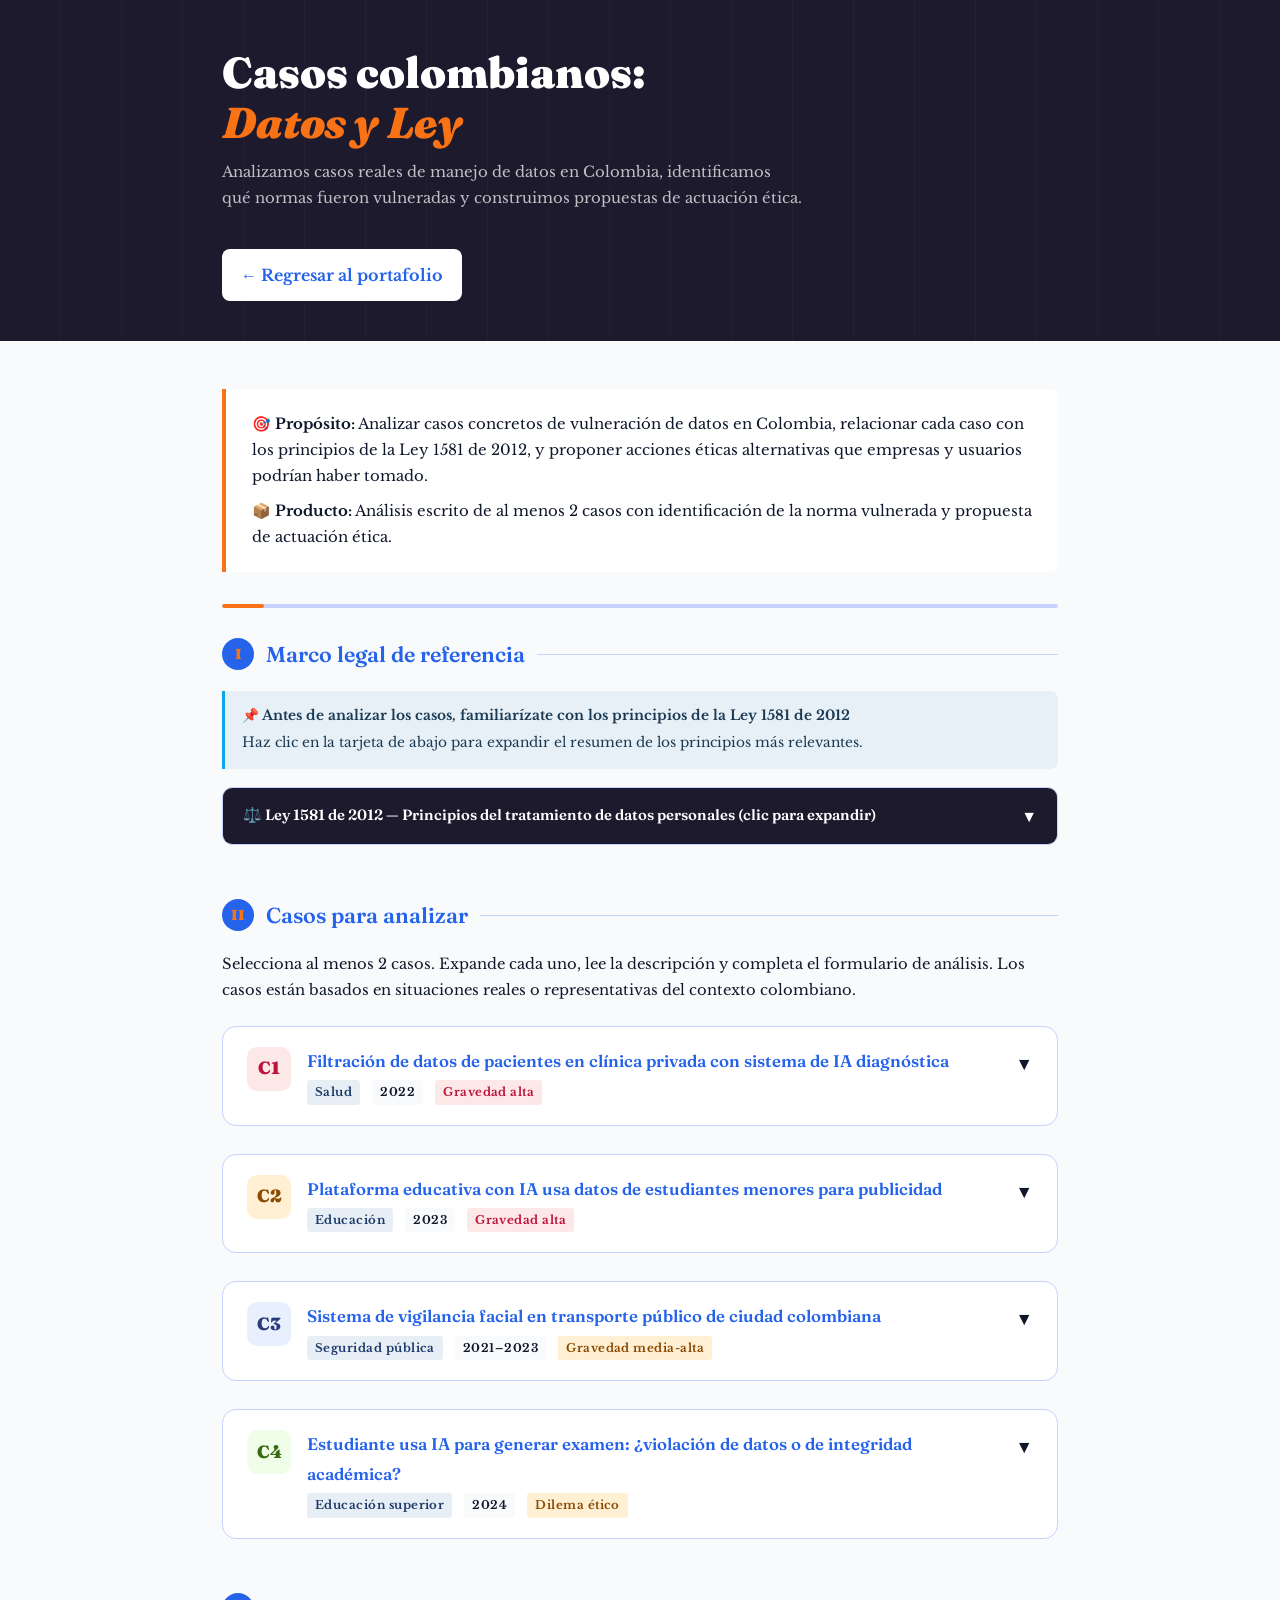
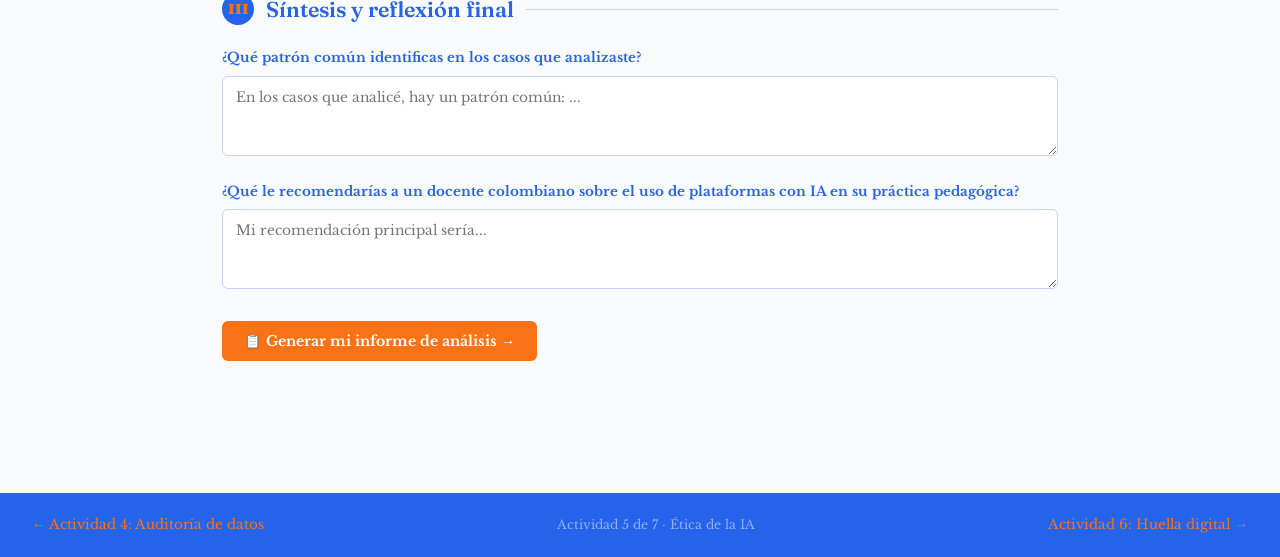
<file: a5-actividad.html>
<!DOCTYPE html>
<html lang="es">
<head>
<meta charset="UTF-8">
<meta name="viewport" content="width=device-width, initial-scale=1.0">
<title>Actividad 5 — Casos Colombianos: Datos y Ley | Ética de la IA</title>
<link href="https://fonts.googleapis.com/css2?family=Fraunces:ital,wght@0,300;0,600;0,900;1,300&family=Libre+Baskerville:ital,wght@0,400;0,700;1,400&display=swap" rel="stylesheet">
<style>
  :root {
      --navy: #2563eb;
      --gold: #f97316;
      --teal: #0ea5e9;
      --cream: #f8fafc;
      --paper: #ffffff;
      --ink: #0f172a;
      --text-dark: #0f172a;
      --text-muted: #475569;
      --border: #c7d2fe;
      --success: #16a34a;
      --danger: #be123c;
      --primary-dark: #0f172a;
      --primary-medium: #2563eb;
      --white: #ffffff;
      --accent-yellow: #fbbf24;
      --text-yellow: #92400e;
  }
  *, *::before, *::after { box-sizing: border-box; margin: 0; padding: 0; }
  body { font-family: 'Libre Baskerville', Georgia, serif; background: var(--cream); color: var(--ink); line-height: 1.75; }

  .site-header { background: #1e1a2e; color: white; padding: 0; position: relative; overflow: hidden; }
  .site-header::before { content: ''; position: absolute; inset: 0; background: repeating-linear-gradient(90deg, transparent, transparent 60px, rgba(200,149,58,0.04) 60px, rgba(200,149,58,0.04) 61px); }
  .header-inner { position: relative; z-index: 1; max-width: 900px; margin: 0 auto; padding: 48px 32px 40px; }
  .unit-label { font-size: 0.72rem; letter-spacing: 0.18em; text-transform: uppercase; color: var(--gold); margin-bottom: 14px; display: flex; align-items: center; gap: 10px; }
  .unit-label::before { content: ''; width: 32px; height: 1px; background: var(--gold); }
  h1 { font-family: 'Fraunces', serif; font-size: clamp(1.8rem, 4vw, 2.7rem); font-weight: 900; line-height: 1.15; margin-bottom: 12px; }
  h1 em { color: var(--gold); font-style: italic; }
  .header-desc { color: rgba(255,255,255,0.72); font-size: 0.93rem; max-width: 580px; margin-bottom: 20px; }
  .back-link { display: inline-flex; align-items: center; gap: 8px; margin-top: 18px; padding: 11px 18px; border-radius: 8px; background: white; color: var(--navy); text-decoration: none; font-weight: 700; border: 1px solid rgba(255,255,255,0.3); transition: background 0.2s; }
  .back-link:hover { background: rgba(255,255,255,0.95); }
  .header-meta { display: flex; gap: 20px; flex-wrap: wrap; font-size: 0.8rem; color: rgba(255,255,255,0.55); }
  .badge { display: inline-block; padding: 3px 10px; background: rgba(200,149,58,0.2); border: 1px solid rgba(200,149,58,0.4); border-radius: 2px; font-size: 0.73rem; color: var(--gold); letter-spacing: 0.08em; }

  .main-content { max-width: 900px; margin: 0 auto; padding: 48px 32px 80px; }
  .section { margin-bottom: 52px; }
  .section-title { font-family: 'Fraunces', serif; font-size: 1.35rem; font-weight: 600; color: var(--navy); margin-bottom: 18px; display: flex; align-items: center; gap: 12px; }
  .section-title::after { content: ''; flex: 1; height: 1px; background: var(--border); }
  .num-icon { width: 32px; height: 32px; border-radius: 50%; background: var(--navy); color: var(--gold); font-family: 'Fraunces', serif; font-size: 0.9rem; font-weight: 900; display: flex; align-items: center; justify-content: center; flex-shrink: 0; }

  .objectives-box { background: var(--paper); border-left: 4px solid var(--gold); padding: 22px 26px; border-radius: 0 8px 8px 0; margin-bottom: 32px; }
  .objectives-box p { font-size: 0.93rem; color: var(--muted); margin-bottom: 8px; }
  .objectives-box p:last-child { margin: 0; }
  .objectives-box strong { color: var(--ink); }

  /* CASE CARDS */
  .cases-list { display: flex; flex-direction: column; gap: 28px; }
  .case-card { background: white; border: 1px solid var(--border); border-radius: 14px; overflow: hidden; transition: box-shadow 0.2s; }
  .case-card:hover { box-shadow: 0 6px 24px rgba(0,0,0,0.08); }
  .case-header { padding: 20px 24px; display: flex; align-items: flex-start; gap: 16px; cursor: pointer; }
  .case-number { width: 44px; height: 44px; border-radius: 10px; font-family: 'Fraunces', serif; font-size: 1.1rem; font-weight: 900; display: flex; align-items: center; justify-content: center; flex-shrink: 0; }
  .case-1 .case-number { background: #fde8e8; color: var(--danger); }
  .case-2 .case-number { background: #fff0d4; color: #8a4a00; }
  .case-3 .case-number { background: #e8f0fd; color: #2a3a7a; }
  .case-4 .case-number { background: #f0fde8; color: #3a6a10; }
  .case-title-group { flex: 1; }
  .case-title-group h3 { font-family: 'Fraunces', serif; font-size: 1.05rem; font-weight: 600; color: var(--navy); margin-bottom: 4px; }
  .case-meta { display: flex; gap: 12px; flex-wrap: wrap; }
  .case-tag { font-size: 0.73rem; padding: 2px 8px; border-radius: 3px; letter-spacing: 0.04em; font-weight: 700; }
  .tag-sector { background: #e8eef5; color: #1a3a6a; }
  .tag-year { background: var(--cream); color: var(--muted); }
  .tag-severity { background: #fde8e8; color: var(--danger); }
  .tag-severity-med { background: #fff0d4; color: #8a4a00; }
  .expand-btn { font-size: 1.1rem; color: var(--muted); transition: transform 0.3s; flex-shrink: 0; padding-top: 2px; }
  .case-card.open .expand-btn { transform: rotate(180deg); }

  .case-body { display: none; border-top: 1px solid var(--border); }
  .case-card.open .case-body { display: block; }
  .case-narrative { padding: 24px; background: var(--paper); border-bottom: 1px solid var(--border); font-size: 0.9rem; line-height: 1.8; }
  .case-narrative h4 { font-family: 'Fraunces', serif; font-size: 0.95rem; color: var(--navy); margin-bottom: 10px; margin-top: 16px; }
  .case-narrative h4:first-child { margin-top: 0; }
  .case-narrative p { margin-bottom: 12px; }
  .case-narrative p:last-child { margin: 0; }

  /* ANALYSIS FORM */
  .case-analysis { padding: 24px; }
  .case-analysis h4 { font-family: 'Fraunces', serif; font-size: 0.95rem; color: var(--navy); margin-bottom: 14px; display: flex; align-items: center; gap: 8px; }
  .analysis-grid { display: grid; grid-template-columns: 1fr 1fr; gap: 18px; margin-bottom: 18px; }
  @media (max-width: 600px) { .analysis-grid { grid-template-columns: 1fr; } }
  .form-group { margin-bottom: 16px; }
  .form-label { display: block; font-size: 0.84rem; font-weight: 700; color: var(--navy); margin-bottom: 6px; }
  .form-hint { font-size: 0.77rem; color: var(--muted); font-style: italic; margin-bottom: 6px; }
  textarea, select { width: 100%; padding: 10px 13px; border: 1px solid var(--border); border-radius: 6px; font-family: 'Libre Baskerville', serif; font-size: 0.86rem; line-height: 1.6; background: white; color: var(--ink); resize: vertical; }
  textarea:focus, select:focus { outline: none; border-color: var(--teal); box-shadow: 0 0 0 3px rgba(61,122,138,0.1); }
  textarea { min-height: 80px; }

  /* LAW SELECTOR */
  .law-chips { display: flex; flex-wrap: wrap; gap: 8px; margin-bottom: 10px; }
  .law-chip { padding: 6px 12px; border: 1px solid var(--border); border-radius: 20px; font-size: 0.78rem; cursor: pointer; background: white; color: var(--muted); transition: all 0.15s; user-select: none; }
  .law-chip:hover { border-color: var(--navy); color: var(--navy); }
  .law-chip.selected { background: var(--navy); color: white; border-color: var(--navy); }

  /* VERDICT */
  .verdict-box { background: var(--cream); border: 1px solid var(--border); border-radius: 8px; padding: 16px; margin-top: 14px; }
  .verdict-options { display: flex; gap: 10px; flex-wrap: wrap; }
  .verdict-btn { padding: 9px 16px; border: 2px solid var(--border); border-radius: 6px; font-family: 'Libre Baskerville', serif; font-size: 0.82rem; cursor: pointer; background: white; transition: all 0.15s; }
  .verdict-btn:hover { border-color: var(--navy); }
  .verdict-btn.selected-grave { background: var(--red-bg); border-color: var(--danger); color: var(--danger); font-weight: 700; }
  .verdict-btn.selected-mod { background: var(--amber-bg); border-color: var(--warn); color: var(--warn); font-weight: 700; }
  .verdict-btn.selected-leve { background: var(--green-bg); border-color: var(--success); color: var(--success); font-weight: 700; }

  .btn { display: inline-flex; align-items: center; gap: 8px; padding: 11px 22px; border-radius: 6px; font-family: 'Libre Baskerville', serif; font-size: 0.88rem; font-weight: 700; cursor: pointer; border: none; transition: all 0.2s; }
  .btn-primary { background: var(--navy); color: white; }
  .btn-primary:hover { background: #243559; transform: translateY(-1px); }
  .btn-gold { background: var(--gold); color: white; }
  .btn-gold:hover { background: #b0832e; }
  .btn-secondary { background: white; color: var(--navy); border: 2px solid var(--navy); }
  .btn-row { display: flex; gap: 12px; flex-wrap: wrap; margin-top: 18px; }

  /* LAW REFERENCE */
  .law-reference { background: white; border: 1px solid var(--border); border-radius: 10px; overflow: hidden; margin-bottom: 20px; }
  .law-ref-header { background: #1e1a2e; color: white; padding: 14px 20px; display: flex; align-items: center; gap: 10px; cursor: pointer; }
  .law-ref-header h3 { font-family: 'Fraunces', serif; font-size: 0.93rem; font-weight: 600; flex: 1; }
  .law-ref-body { padding: 20px; display: none; font-size: 0.86rem; }
  .law-ref-body.open { display: block; }
  .principle-row { display: flex; gap: 14px; padding: 10px 0; border-bottom: 1px solid var(--border); align-items: flex-start; }
  .principle-row:last-child { border: none; }
  .principle-name { font-weight: 700; color: var(--navy); min-width: 130px; flex-shrink: 0; font-size: 0.83rem; }
  .principle-desc { color: var(--muted); font-size: 0.82rem; line-height: 1.55; }

  /* OUTPUT */
  .output-section { background: white; border: 1px solid var(--border); border-radius: 12px; overflow: hidden; margin-top: 32px; display: none; }
  .output-header { background: var(--teal); color: white; padding: 14px 20px; font-family: 'Fraunces', serif; font-size: 0.95rem; font-weight: 600; }
  .output-body { padding: 20px; }
  .output-preview { background: var(--cream); border: 1px dashed var(--border); border-radius: 6px; padding: 16px; font-size: 0.82rem; white-space: pre-wrap; font-family: 'Courier New', monospace; max-height: 500px; overflow-y: auto; }

  .nav-footer { background: var(--navy); color: white; padding: 20px 32px; display: flex; justify-content: space-between; align-items: center; flex-wrap: wrap; gap: 12px; }
  .nav-footer a { color: var(--gold); text-decoration: none; font-size: 0.85rem; }
  .nav-footer span { font-size: 0.78rem; color: rgba(255,255,255,0.5); }

  .progress-bar-wrap { background: var(--border); border-radius: 99px; height: 4px; margin-bottom: 28px; overflow: hidden; }
  .progress-bar-fill { height: 100%; background: var(--gold); border-radius: 99px; transition: width 0.5s; }

  .info-box { background: #e8f0f7; border-left: 3px solid var(--teal); padding: 13px 17px; border-radius: 0 8px 8px 0; font-size: 0.86rem; color: #1a3a54; margin-bottom: 18px; }
  .info-box strong { display: block; margin-bottom: 3px; }
</style>
</head>
<body>

<header class="site-header">
  <div class="header-inner">
    <h1>Casos colombianos:<br><em>Datos y Ley</em></h1>
    <div class="header-desc">Analizamos casos reales de manejo de datos en Colombia, identificamos qué normas fueron vulneradas y construimos propuestas de actuación ética.</div>
    <a href="index.html" class="back-link">← Regresar al portafolio</a>
  </div>
</header>

<main class="main-content">

  <div class="objectives-box">
    <p><strong>🎯 Propósito:</strong> Analizar casos concretos de vulneración de datos en Colombia, relacionar cada caso con los principios de la Ley 1581 de 2012, y proponer acciones éticas alternativas que empresas y usuarios podrían haber tomado.</p>
    <p><strong>📦 Producto:</strong> Análisis escrito de al menos 2 casos con identificación de la norma vulnerada y propuesta de actuación ética.</p>
  </div>

  <div class="progress-bar-wrap"><div class="progress-bar-fill" id="progressBar" style="width:5%"></div></div>

  <!-- MARCO LEGAL EXPANDIBLE -->
  <div class="section">
    <div class="section-title"><div class="num-icon">I</div> Marco legal de referencia</div>
    <div class="info-box">
      <strong>📌 Antes de analizar los casos, familiarízate con los principios de la Ley 1581 de 2012</strong>
      Haz clic en la tarjeta de abajo para expandir el resumen de los principios más relevantes.
    </div>

    <div class="law-reference">
      <div class="law-ref-header" onclick="toggleLawRef(this)">
        <h3>⚖️ Ley 1581 de 2012 — Principios del tratamiento de datos personales (clic para expandir)</h3>
        <span>▼</span>
      </div>
      <div class="law-ref-body" id="lawRefBody">
        <div class="principle-row"><div class="principle-name">🔒 Legalidad</div><div class="principle-desc">El tratamiento de datos debe tener fundamento jurídico. No se pueden recopilar datos sin base legal.</div></div>
        <div class="principle-row"><div class="principle-name">🎯 Finalidad</div><div class="principle-desc">Los datos solo pueden usarse para el propósito para el que fueron recopilados, claramente informado al titular.</div></div>
        <div class="principle-row"><div class="principle-name">📐 Proporcionalidad</div><div class="principle-desc">Solo se pueden recopilar los datos estrictamente necesarios para la finalidad declarada.</div></div>
        <div class="principle-row"><div class="principle-name">🗣️ Libertad</div><div class="principle-desc">El tratamiento de datos requiere el consentimiento libre, previo, expreso e informado del titular.</div></div>
        <div class="principle-row"><div class="principle-name">✅ Veracidad</div><div class="principle-desc">Los datos deben ser veraces, exactos y actualizados. No se pueden tratar datos falsos.</div></div>
        <div class="principle-row"><div class="principle-name">🔍 Transparencia</div><div class="principle-desc">El titular tiene derecho a conocer quién trata sus datos, para qué y de qué manera.</div></div>
        <div class="principle-row"><div class="principle-name">🛡️ Seguridad</div><div class="principle-desc">El responsable debe garantizar medidas técnicas para proteger los datos de acceso no autorizado.</div></div>
        <div class="principle-row"><div class="principle-name">🤫 Confidencialidad</div><div class="principle-desc">Quienes acceden a datos personales están obligados a guardar reserva de la información.</div></div>
        <div class="principle-row"><div class="principle-name">📡 Acceso restringido</div><div class="principle-desc">Solo pueden acceder a los datos las personas autorizadas por el titular o la ley.</div></div>
      </div>
    </div>
  </div>

  <!-- CASOS -->
  <div class="section">
    <div class="section-title"><div class="num-icon">II</div> Casos para analizar</div>
    <p style="margin-bottom:22px; font-size:0.92rem; color:var(--muted);">Selecciona al menos 2 casos. Expande cada uno, lee la descripción y completa el formulario de análisis. Los casos están basados en situaciones reales o representativas del contexto colombiano.</p>

    <div class="cases-list">

      <!-- CASO 1 -->
      <div class="case-card case-1" id="case1">
        <div class="case-header" onclick="toggleCase('case1')">
          <div class="case-number">C1</div>
          <div class="case-title-group">
            <h3>Filtración de datos de pacientes en clínica privada con sistema de IA diagnóstica</h3>
            <div class="case-meta">
              <span class="case-tag tag-sector">Salud</span>
              <span class="case-tag tag-year">2022</span>
              <span class="case-tag tag-severity">Gravedad alta</span>
            </div>
          </div>
          <span class="expand-btn">▼</span>
        </div>
        <div class="case-body">
          <div class="case-narrative">
            <h4>📋 Descripción del caso</h4>
            <p>Una clínica privada de Bogotá implementó un sistema de IA para apoyar el diagnóstico de imágenes médicas (radiografías y tomografías). El sistema, desarrollado por una empresa de tecnología estadounidense, requería subir las imágenes a servidores en la nube para su procesamiento.</p>
            <p>En 2022, una vulnerabilidad en los servidores del proveedor expuso aproximadamente 45.000 registros médicos de pacientes colombianos, incluyendo nombres, documentos de identidad, diagnósticos, imágenes y datos de historia clínica. Los datos estuvieron accesibles en internet durante 3 semanas antes de que la clínica se diera cuenta.</p>
            <h4>❓ Preguntas que guían el análisis</h4>
            <p>¿Los pacientes sabían que sus imágenes se enviaban a servidores en el exterior? ¿La clínica tenía autorización expresa de los pacientes para usar esta plataforma? ¿Qué medidas de seguridad deberían haber existido? ¿Quién es responsable: la clínica, el proveedor tecnológico o ambos?</p>
          </div>
          <div class="case-analysis">
            <h4>✍️ Tu análisis del caso</h4>
            <div class="form-group">
              <label class="form-label">¿Qué principios de la Ley 1581 fueron vulnerados? (Selecciona todos los que apliquen)</label>
              <div class="law-chips" id="chips-c1">
                <span class="law-chip" onclick="toggleChip(this,'c1')">Legalidad</span>
                <span class="law-chip" onclick="toggleChip(this,'c1')">Finalidad</span>
                <span class="law-chip" onclick="toggleChip(this,'c1')">Proporcionalidad</span>
                <span class="law-chip" onclick="toggleChip(this,'c1')">Libertad/Consentimiento</span>
                <span class="law-chip" onclick="toggleChip(this,'c1')">Transparencia</span>
                <span class="law-chip" onclick="toggleChip(this,'c1')">Seguridad</span>
                <span class="law-chip" onclick="toggleChip(this,'c1')">Confidencialidad</span>
                <span class="law-chip" onclick="toggleChip(this,'c1')">Acceso restringido</span>
              </div>
            </div>
            <div class="analysis-grid">
              <div class="form-group">
                <label class="form-label">¿Cómo se vulneró cada principio seleccionado?</label>
                <textarea id="c1-vuln" placeholder="Explica cómo ocurrió la vulneración de cada principio que marcaste..."></textarea>
              </div>
              <div class="form-group">
                <label class="form-label">¿Quiénes son responsables y por qué?</label>
                <textarea id="c1-resp" placeholder="La clínica, el proveedor tecnológico, el médico que usó el sistema..."></textarea>
              </div>
            </div>
            <div class="form-group">
              <label class="form-label">¿Qué debería haber hecho la clínica ANTES de implementar este sistema?</label>
              <div class="form-hint">Piensa en: consentimiento informado, contratos con proveedores, política de datos, ubicación de servidores, plan de respuesta a incidentes.</div>
              <textarea id="c1-should" placeholder="La clínica debería haber..."></textarea>
            </div>
            <div class="form-group">
              <label class="form-label">¿Qué implicaciones tiene este caso para el uso de IA en educación y salud en Colombia?</label>
              <textarea id="c1-impl" placeholder="Como futuro docente, ¿qué lección extraes de este caso para el uso de plataformas educativas con IA?"></textarea>
            </div>
            <div class="verdict-box">
              <label class="form-label" style="margin-bottom:10px;">¿Qué tan grave consideras la violación en este caso?</label>
              <div class="verdict-options">
                <button class="verdict-btn" onclick="setVerdict(this,'grave')">🔴 Muy grave</button>
                <button class="verdict-btn" onclick="setVerdict(this,'mod')">🟡 Moderada</button>
                <button class="verdict-btn" onclick="setVerdict(this,'leve')">🟢 Leve</button>
              </div>
            </div>
          </div>
        </div>
      </div>

      <!-- CASO 2 -->
      <div class="case-card case-2" id="case2">
        <div class="case-header" onclick="toggleCase('case2')">
          <div class="case-number">C2</div>
          <div class="case-title-group">
            <h3>Plataforma educativa con IA usa datos de estudiantes menores para publicidad</h3>
            <div class="case-meta">
              <span class="case-tag tag-sector">Educación</span>
              <span class="case-tag tag-year">2023</span>
              <span class="case-tag tag-severity">Gravedad alta</span>
            </div>
          </div>
          <span class="expand-btn">▼</span>
        </div>
        <div class="case-body">
          <div class="case-narrative">
            <h4>📋 Descripción del caso</h4>
            <p>Un colegio de Medellín adoptó una plataforma de aprendizaje adaptativo con IA para matemáticas, ampliamente usada en Colombia. La plataforma recopilaba datos de desempeño, tiempo de uso, respuestas incorrectas y patrones de aprendizaje de estudiantes entre 8 y 15 años.</p>
            <p>Una investigación periodística reveló que los términos de servicio —que los rectores firmaron sin leer en detalle— autorizaban a la empresa a compartir datos anonimizados con "socios educativos" que resultaron ser empresas de publicidad educativa. Los niños comenzaron a recibir publicidad de cursos y materiales dirigida según sus debilidades académicas detectadas por la IA.</p>
            <h4>❓ Preguntas que guían el análisis</h4>
            <p>¿Los padres dieron consentimiento para este uso? ¿Es válido que el rector firme en nombre de los menores? ¿Puede una empresa usar debilidades académicas de niños para publicidad? ¿Cuál es la diferencia entre "datos anonimizados" y datos protegidos?</p>
          </div>
          <div class="case-analysis">
            <h4>✍️ Tu análisis del caso</h4>
            <div class="form-group">
              <label class="form-label">¿Qué principios de la Ley 1581 fueron vulnerados?</label>
              <div class="law-chips" id="chips-c2">
                <span class="law-chip" onclick="toggleChip(this,'c2')">Legalidad</span>
                <span class="law-chip" onclick="toggleChip(this,'c2')">Finalidad</span>
                <span class="law-chip" onclick="toggleChip(this,'c2')">Proporcionalidad</span>
                <span class="law-chip" onclick="toggleChip(this,'c2')">Libertad/Consentimiento</span>
                <span class="law-chip" onclick="toggleChip(this,'c2')">Transparencia</span>
                <span class="law-chip" onclick="toggleChip(this,'c2')">Seguridad</span>
                <span class="law-chip" onclick="toggleChip(this,'c2')">Confidencialidad</span>
                <span class="law-chip" onclick="toggleChip(this,'c2')">Acceso restringido</span>
              </div>
            </div>
            <div class="analysis-grid">
              <div class="form-group">
                <label class="form-label">¿Cómo se vulneró cada principio?</label>
                <textarea id="c2-vuln" placeholder="Explica la vulneración en el contexto educativo con menores..."></textarea>
              </div>
              <div class="form-group">
                <label class="form-label">¿Qué responsabilidad tiene el colegio?</label>
                <textarea id="c2-resp" placeholder="¿El rector tenía facultades para firmar ese contrato? ¿Qué debió verificar?"></textarea>
              </div>
            </div>
            <div class="form-group">
              <label class="form-label">Como futuro docente, ¿cómo evaluarías una plataforma educativa con IA antes de recomendarla en tu colegio?</label>
              <div class="form-hint">Este es el corazón de la actividad para tu formación docente. Sé específico/a.</div>
              <textarea id="c2-teacher" placeholder="Yo verificaría: 1) quién tiene acceso a los datos de mis estudiantes... 2) si hay cláusulas sobre publicidad... 3) si se requiere consentimiento de los padres..."></textarea>
            </div>
            <div class="form-group">
              <label class="form-label">¿Qué debería decir un protocolo de uso ético de plataformas con IA en un colegio colombiano?</label>
              <textarea id="c2-protocol" placeholder="Propón al menos 4 puntos de ese protocolo..."></textarea>
            </div>
            <div class="verdict-box">
              <label class="form-label" style="margin-bottom:10px;">¿Qué tan grave consideras esta violación?</label>
              <div class="verdict-options">
                <button class="verdict-btn" onclick="setVerdict(this,'grave')">🔴 Muy grave</button>
                <button class="verdict-btn" onclick="setVerdict(this,'mod')">🟡 Moderada</button>
                <button class="verdict-btn" onclick="setVerdict(this,'leve')">🟢 Leve</button>
              </div>
            </div>
          </div>
        </div>
      </div>

      <!-- CASO 3 -->
      <div class="case-card case-3" id="case3">
        <div class="case-header" onclick="toggleCase('case3')">
          <div class="case-number">C3</div>
          <div class="case-title-group">
            <h3>Sistema de vigilancia facial en transporte público de ciudad colombiana</h3>
            <div class="case-meta">
              <span class="case-tag tag-sector">Seguridad pública</span>
              <span class="case-tag tag-year">2021–2023</span>
              <span class="case-tag tag-severity-med">Gravedad media-alta</span>
            </div>
          </div>
          <span class="expand-btn">▼</span>
        </div>
        <div class="case-body">
          <div class="case-narrative">
            <h4>📋 Descripción del caso</h4>
            <p>Varias ciudades colombianas instalaron sistemas de reconocimiento facial en estaciones de transporte público con el objetivo declarado de "mejorar la seguridad". Los ciudadanos que usaban el sistema de transporte eran registrados sin que se les informara claramente ni se les pidiera consentimiento.</p>
            <p>La empresa proveedora del sistema era de origen chino y los datos faciales se almacenaban en servidores fuera de Colombia. No existía una política pública clara sobre quiénes podían acceder a esa base de datos ni por cuánto tiempo se conservarían. Organizaciones de derechos digitales en Colombia denunciaron la situación ante la Superintendencia de Industria y Comercio.</p>
            <h4>❓ Preguntas que guían el análisis</h4>
            <p>¿Un ciudadano puede negar el uso del transporte público para evitar ser registrado? ¿Es válido el argumento de "seguridad pública" para recopilar datos biométricos sin consentimiento? ¿Qué riesgos tiene almacenar datos faciales de colombianos en servidores extranjeros?</p>
          </div>
          <div class="case-analysis">
            <h4>✍️ Tu análisis del caso</h4>
            <div class="form-group">
              <label class="form-label">¿Qué principios de la Ley 1581 fueron vulnerados?</label>
              <div class="law-chips" id="chips-c3">
                <span class="law-chip" onclick="toggleChip(this,'c3')">Legalidad</span>
                <span class="law-chip" onclick="toggleChip(this,'c3')">Finalidad</span>
                <span class="law-chip" onclick="toggleChip(this,'c3')">Proporcionalidad</span>
                <span class="law-chip" onclick="toggleChip(this,'c3')">Libertad/Consentimiento</span>
                <span class="law-chip" onclick="toggleChip(this,'c3')">Transparencia</span>
                <span class="law-chip" onclick="toggleChip(this,'c3')">Seguridad</span>
                <span class="law-chip" onclick="toggleChip(this,'c3')">Confidencialidad</span>
                <span class="law-chip" onclick="toggleChip(this,'c3')">Acceso restringido</span>
              </div>
            </div>
            <div class="analysis-grid">
              <div class="form-group">
                <label class="form-label">¿Cómo se vulneró cada principio?</label>
                <textarea id="c3-vuln" placeholder="Ten en cuenta que los datos biométricos (cara, huella) son datos sensibles con mayor protección en la ley..."></textarea>
              </div>
              <div class="form-group">
                <label class="form-label">¿Puede justificarse el uso de IA de vigilancia en nombre de la seguridad?</label>
                <textarea id="c3-justify" placeholder="Argumenta desde los derechos ciudadanos y los principios éticos de la IA..."></textarea>
              </div>
            </div>
            <div class="form-group">
              <label class="form-label">¿Qué debería haber hecho el ente público antes de implementar este sistema?</label>
              <textarea id="c3-should" placeholder="Piensa en: consulta ciudadana, marco legal, política de retención de datos, auditorías independientes..."></textarea>
            </div>
            <div class="verdict-box">
              <label class="form-label" style="margin-bottom:10px;">¿Qué tan grave consideras esta violación?</label>
              <div class="verdict-options">
                <button class="verdict-btn" onclick="setVerdict(this,'grave')">🔴 Muy grave</button>
                <button class="verdict-btn" onclick="setVerdict(this,'mod')">🟡 Moderada</button>
                <button class="verdict-btn" onclick="setVerdict(this,'leve')">🟢 Leve</button>
              </div>
            </div>
          </div>
        </div>
      </div>

      <!-- CASO 4 -->
      <div class="case-card case-4" id="case4">
        <div class="case-header" onclick="toggleCase('case4')">
          <div class="case-number">C4</div>
          <div class="case-title-group">
            <h3>Estudiante usa IA para generar examen: ¿violación de datos o de integridad académica?</h3>
            <div class="case-meta">
              <span class="case-tag tag-sector">Educación superior</span>
              <span class="case-tag tag-year">2024</span>
              <span class="case-tag tag-severity-med">Dilema ético</span>
            </div>
          </div>
          <span class="expand-btn">▼</span>
        </div>
        <div class="case-body">
          <div class="case-narrative">
            <h4>📋 Descripción del caso</h4>
            <p>Una estudiante de licenciatura en una universidad colombiana copia el enunciado completo de un examen parcial —incluyendo datos del docente y del curso— y lo pega en ChatGPT para obtener las respuestas. Al subir esa información, la plataforma puede usarla para entrenamiento de sus modelos.</p>
            <p>El docente, usando una herramienta de detección de IA, identifica que las respuestas son generadas por IA. Se abre un proceso disciplinario. La estudiante argumenta que no sabía que estaba violando alguna norma, y que la universidad no tiene una política explícita sobre el uso de IA en evaluaciones.</p>
            <h4>❓ Preguntas que guían el análisis</h4>
            <p>¿Se violó la privacidad del docente al subir sus preguntas a una plataforma externa? ¿Quién es titular de los datos del examen? ¿Es ético usar IA en evaluaciones si no hay política institucional? ¿Qué responsabilidad tiene la institución por no tener normas claras?</p>
          </div>
          <div class="case-analysis">
            <h4>✍️ Tu análisis del caso</h4>
            <div class="form-group">
              <label class="form-label">¿Qué dimensiones éticas y legales están en juego aquí? (Marca las que apliquen)</label>
              <div class="law-chips" id="chips-c4">
                <span class="law-chip" onclick="toggleChip(this,'c4')">Propiedad intelectual del docente</span>
                <span class="law-chip" onclick="toggleChip(this,'c4')">Privacidad de datos del examen</span>
                <span class="law-chip" onclick="toggleChip(this,'c4')">Integridad académica</span>
                <span class="law-chip" onclick="toggleChip(this,'c4')">Transparencia en uso de IA</span>
                <span class="law-chip" onclick="toggleChip(this,'c4')">Responsabilidad institucional</span>
                <span class="law-chip" onclick="toggleChip(this,'c4')">Consentimiento informado</span>
              </div>
            </div>
            <div class="analysis-grid">
              <div class="form-group">
                <label class="form-label">¿Fue la actuación de la estudiante una violación ética? ¿Por qué?</label>
                <textarea id="c4-student" placeholder="Considera que la estudiante puede no haber actuado de mala fe, pero las consecuencias son reales..."></textarea>
              </div>
              <div class="form-group">
                <label class="form-label">¿Qué responsabilidad tiene la universidad?</label>
                <textarea id="c4-uni" placeholder="¿Las instituciones tienen la obligación de comunicar políticas claras antes de sancionar?"></textarea>
              </div>
            </div>
            <div class="form-group">
              <label class="form-label">Como futuro/a docente, ¿cómo diseñarías una política de uso de IA en tus evaluaciones?</label>
              <div class="form-hint">Este es tu producto docente más valioso de esta actividad. Sé concreto/a y contextualizado/a en física.</div>
              <textarea id="c4-policy" placeholder="En mi asignatura de física, la política de uso de IA sería: 1)... 2)... 3)... Informaría a mis estudiantes mediante..."></textarea>
            </div>
            <div class="verdict-box">
              <label class="form-label" style="margin-bottom:10px;">¿A quién consideras principalmente responsable en este caso?</label>
              <div class="verdict-options">
                <button class="verdict-btn" onclick="setVerdict(this,'grave')">👩‍🎓 La estudiante</button>
                <button class="verdict-btn" onclick="setVerdict(this,'mod')">🏛️ La institución</button>
                <button class="verdict-btn" onclick="setVerdict(this,'leve')">🤝 Ambas</button>
              </div>
            </div>
          </div>
        </div>
      </div>

    </div>
  </div>

  <!-- SÍNTESIS -->
  <div class="section">
    <div class="section-title"><div class="num-icon">III</div> Síntesis y reflexión final</div>
    <div class="form-group">
      <label class="form-label">¿Qué patrón común identificas en los casos que analizaste?</label>
      <textarea id="pattern" placeholder="En los casos que analicé, hay un patrón común: ..."></textarea>
    </div>
    <div class="form-group">
      <label class="form-label">¿Qué le recomendarías a un docente colombiano sobre el uso de plataformas con IA en su práctica pedagógica?</label>
      <textarea id="recommendation" placeholder="Mi recomendación principal sería..."></textarea>
    </div>
    <button class="btn btn-gold" onclick="generateReport()" style="margin-top:8px;">📋 Generar mi informe de análisis →</button>
  </div>

  <div class="output-section" id="outputSection">
    <div class="output-header">📋 Informe de Análisis de Casos — Listo para entregar</div>
    <div class="output-body">
      <div class="output-preview" id="outputPreview"></div>
      <div class="btn-row" style="margin-top:16px;">
        <button class="btn btn-primary" onclick="copyOutput()">📋 Copiar informe</button>
        <button class="btn btn-secondary" onclick="window.print()">🖨️ Imprimir / PDF</button>
      </div>
    </div>
  </div>

</main>

<div class="nav-footer">
  <a href="a4-actividad.html">← Actividad 4: Auditoría de datos</a>
  <span>Actividad 5 de 7 · Ética de la IA</span>
  <a href="a6-actividad.html">Actividad 6: Huella digital →</a>
</div>

<script>
  function toggleCase(id) {
    const card = document.getElementById(id);
    card.classList.toggle('open');
    updateProgress();
  }
  function toggleLawRef(header) {
    const body = document.getElementById('lawRefBody');
    body.classList.toggle('open');
    header.querySelector('span').textContent = body.classList.contains('open') ? '▲' : '▼';
  }
  function toggleChip(chip, caseId) {
    chip.classList.toggle('selected');
  }
  function setVerdict(btn, type) {
    const parent = btn.closest('.verdict-options');
    parent.querySelectorAll('.verdict-btn').forEach(b => b.classList.remove('selected-grave','selected-mod','selected-leve'));
    btn.classList.add('selected-' + type);
    updateProgress();
  }
  function getSelectedChips(id) {
    const chips = document.querySelectorAll(`#chips-${id} .selected`);
    return Array.from(chips).map(c => c.textContent).join(', ') || 'Ninguno seleccionado';
  }
  function getVerdict(container) {
    const btn = container.querySelector('.selected-grave, .selected-mod, .selected-leve');
    return btn ? btn.textContent.trim() : 'Sin calificar';
  }
  function updateProgress() {
    const openCases = document.querySelectorAll('.case-card.open').length;
    const w = Math.min(20 + openCases * 20, 90);
    document.getElementById('progressBar').style.width = w + '%';
  }
  function generateReport() {
    const now = new Date().toLocaleDateString('es-CO', { weekday:'long', year:'numeric', month:'long', day:'numeric' });
    let report = `INFORME DE ANÁLISIS DE CASOS — DATOS Y LEY EN COLOMBIA
Actividad 5 — Ética de la IA · Licenciatura en Física · UDFJC
Fecha: ${now}
${'═'.repeat(60)}\n`;

    const cases = [
      { id: 'c1', title: 'CASO 1: Filtración de datos médicos con IA diagnóstica', fields: [
        ['Principios vulnerados', () => getSelectedChips('c1')],
        ['Cómo se vulneraron', () => document.getElementById('c1-vuln').value],
        ['Responsabilidad', () => document.getElementById('c1-resp').value],
        ['Qué debió hacerse', () => document.getElementById('c1-should').value],
        ['Implicaciones educativas', () => document.getElementById('c1-impl').value],
      ]},
      { id: 'c2', title: 'CASO 2: Plataforma educativa y datos de menores', fields: [
        ['Principios vulnerados', () => getSelectedChips('c2')],
        ['Cómo se vulneraron', () => document.getElementById('c2-vuln').value],
        ['Responsabilidad del colegio', () => document.getElementById('c2-resp').value],
        ['Evaluación de plataformas como docente', () => document.getElementById('c2-teacher').value],
        ['Propuesta de protocolo', () => document.getElementById('c2-protocol').value],
      ]},
      { id: 'c3', title: 'CASO 3: Vigilancia facial en transporte público', fields: [
        ['Principios vulnerados', () => getSelectedChips('c3')],
        ['Cómo se vulneraron', () => document.getElementById('c3-vuln').value],
        ['¿Puede justificarse por seguridad?', () => document.getElementById('c3-justify').value],
        ['Qué debió hacerse', () => document.getElementById('c3-should').value],
      ]},
      { id: 'c4', title: 'CASO 4: IA en evaluaciones académicas', fields: [
        ['Dimensiones en juego', () => getSelectedChips('c4')],
        ['Actuación de la estudiante', () => document.getElementById('c4-student').value],
        ['Responsabilidad institucional', () => document.getElementById('c4-uni').value],
        ['Mi política docente de IA', () => document.getElementById('c4-policy').value],
      ]},
    ];

    cases.forEach(c => {
      const card = document.getElementById(c.id);
      const hasContent = c.fields.some(([, fn]) => fn().trim().length > 0);
      if (hasContent || card.classList.contains('open')) {
        report += `\n${c.title}\n${'─'.repeat(50)}\n`;
        c.fields.forEach(([label, fn]) => {
          const val = fn();
          if (val) report += `${label}:\n${val}\n\n`;
        });
      }
    });

    const pattern = document.getElementById('pattern').value;
    const recommendation = document.getElementById('recommendation').value;
    if (pattern || recommendation) {
      report += `\nSÍNTESIS FINAL\n${'─'.repeat(50)}\n`;
      if (pattern) report += `Patrón común:\n${pattern}\n\n`;
      if (recommendation) report += `Recomendación para docentes:\n${recommendation}\n\n`;
    }
    report += `${'═'.repeat(60)}\nAnálisis realizado con fines formativos — Ética de la IA · UDFJC`;

    document.getElementById('outputPreview').textContent = report;
    document.getElementById('outputSection').style.display = 'block';
    document.getElementById('progressBar').style.width = '100%';
    document.getElementById('outputSection').scrollIntoView({ behavior: 'smooth' });
  }
  function copyOutput() {
    navigator.clipboard.writeText(document.getElementById('outputPreview').textContent)
      .then(() => alert('✅ Informe copiado'));
  }
</script>
</body>
</html>
</file>
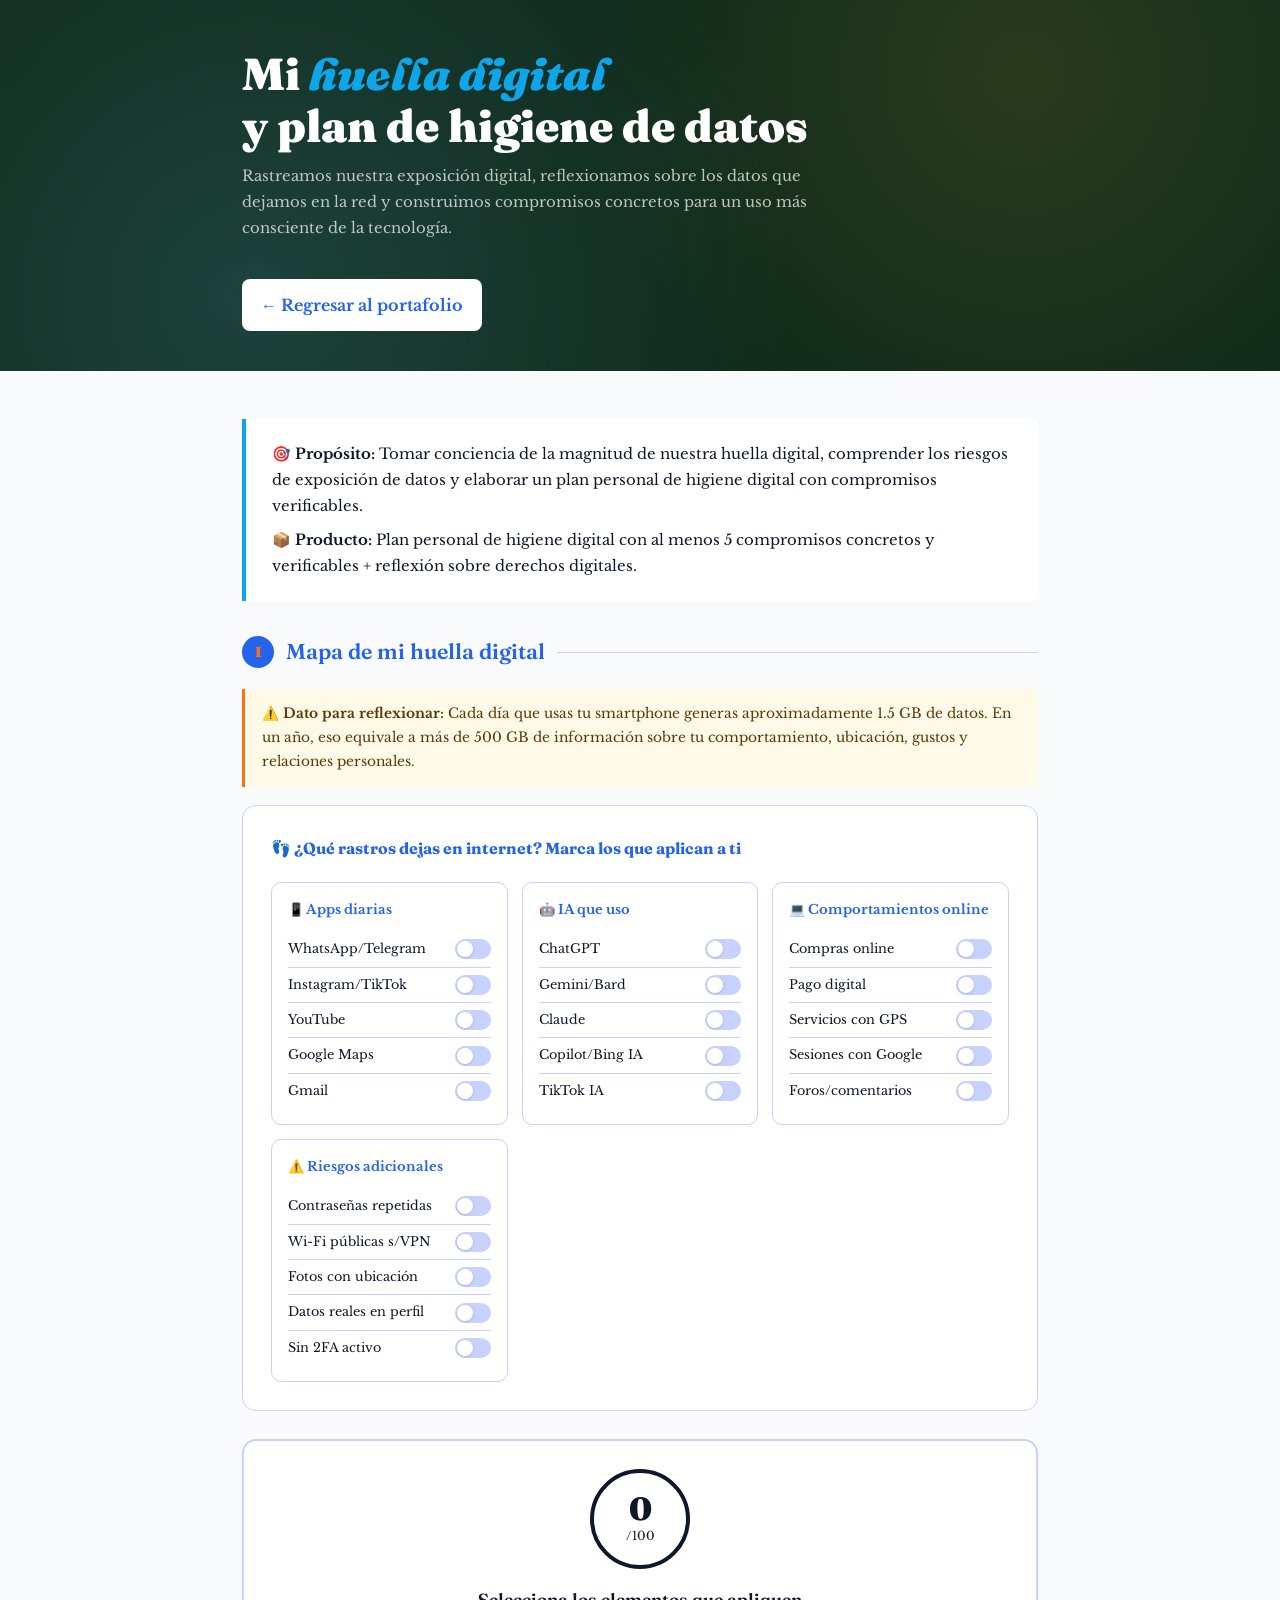
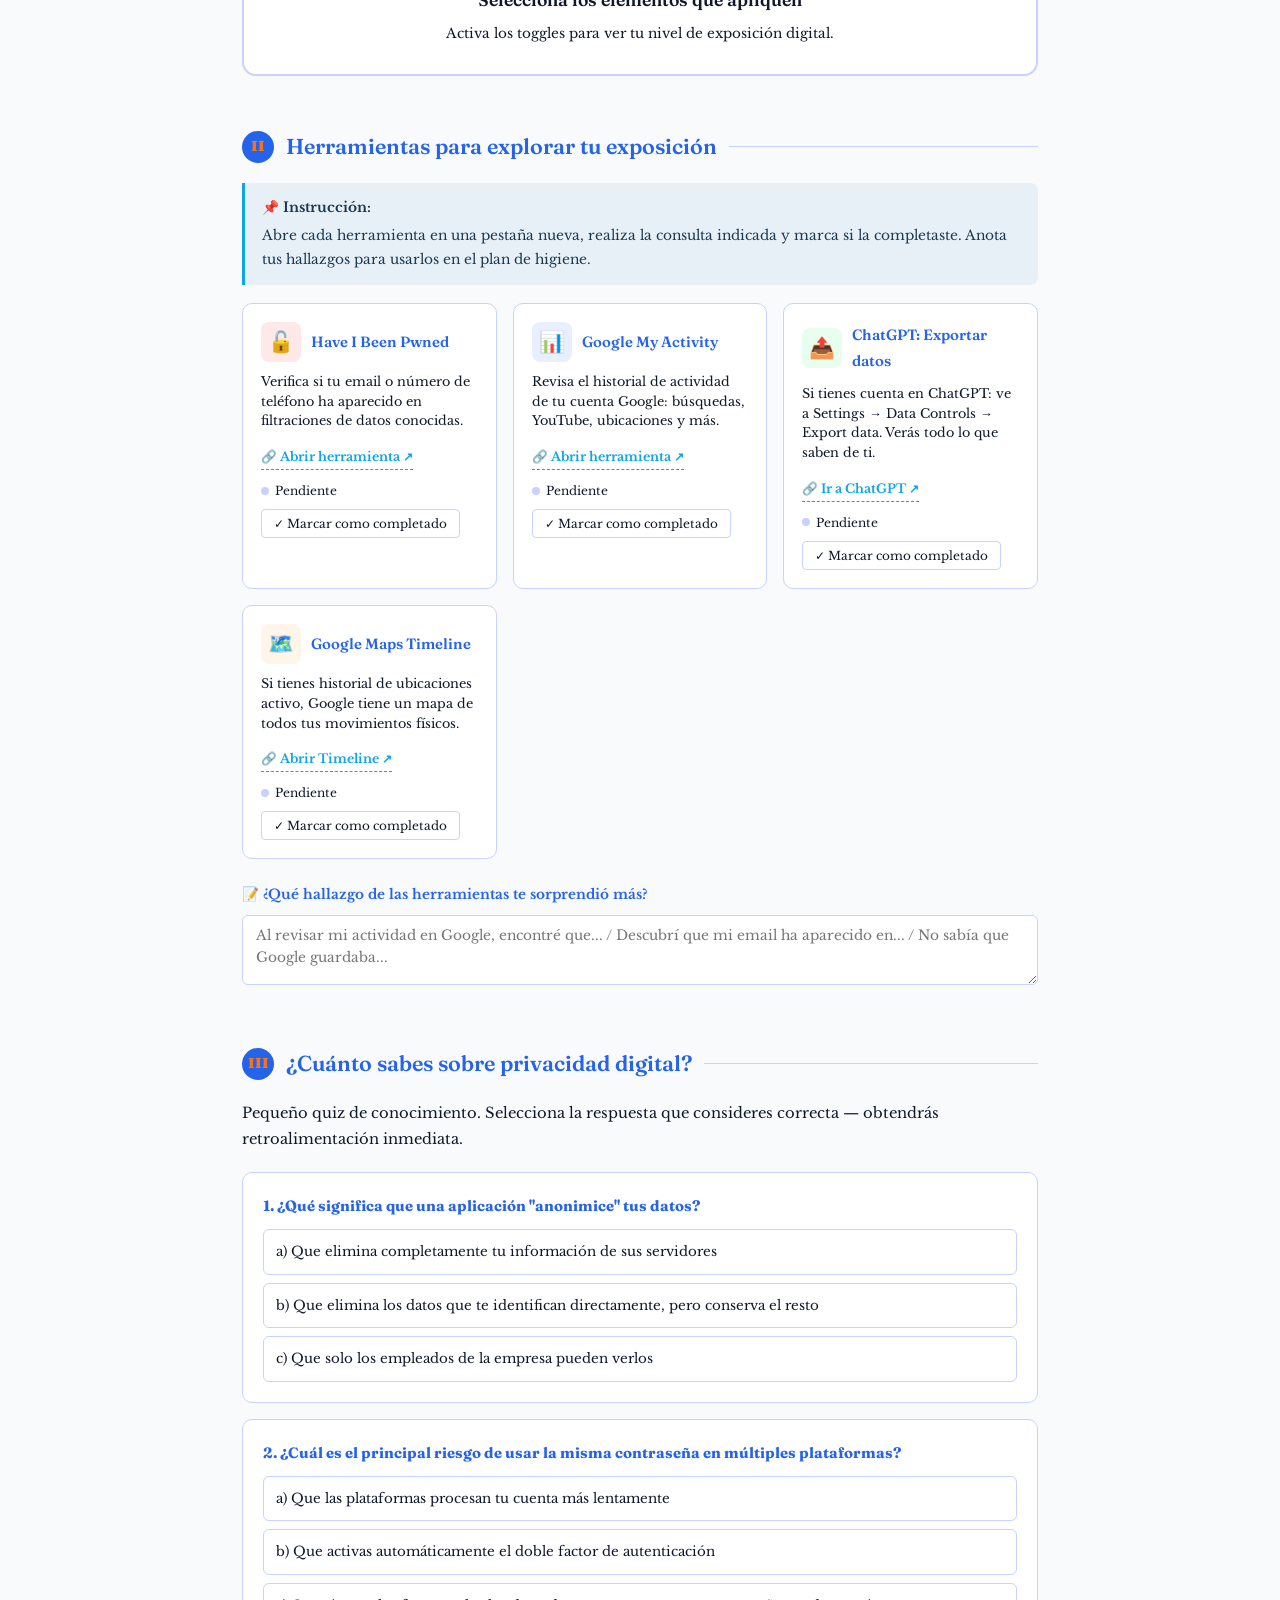
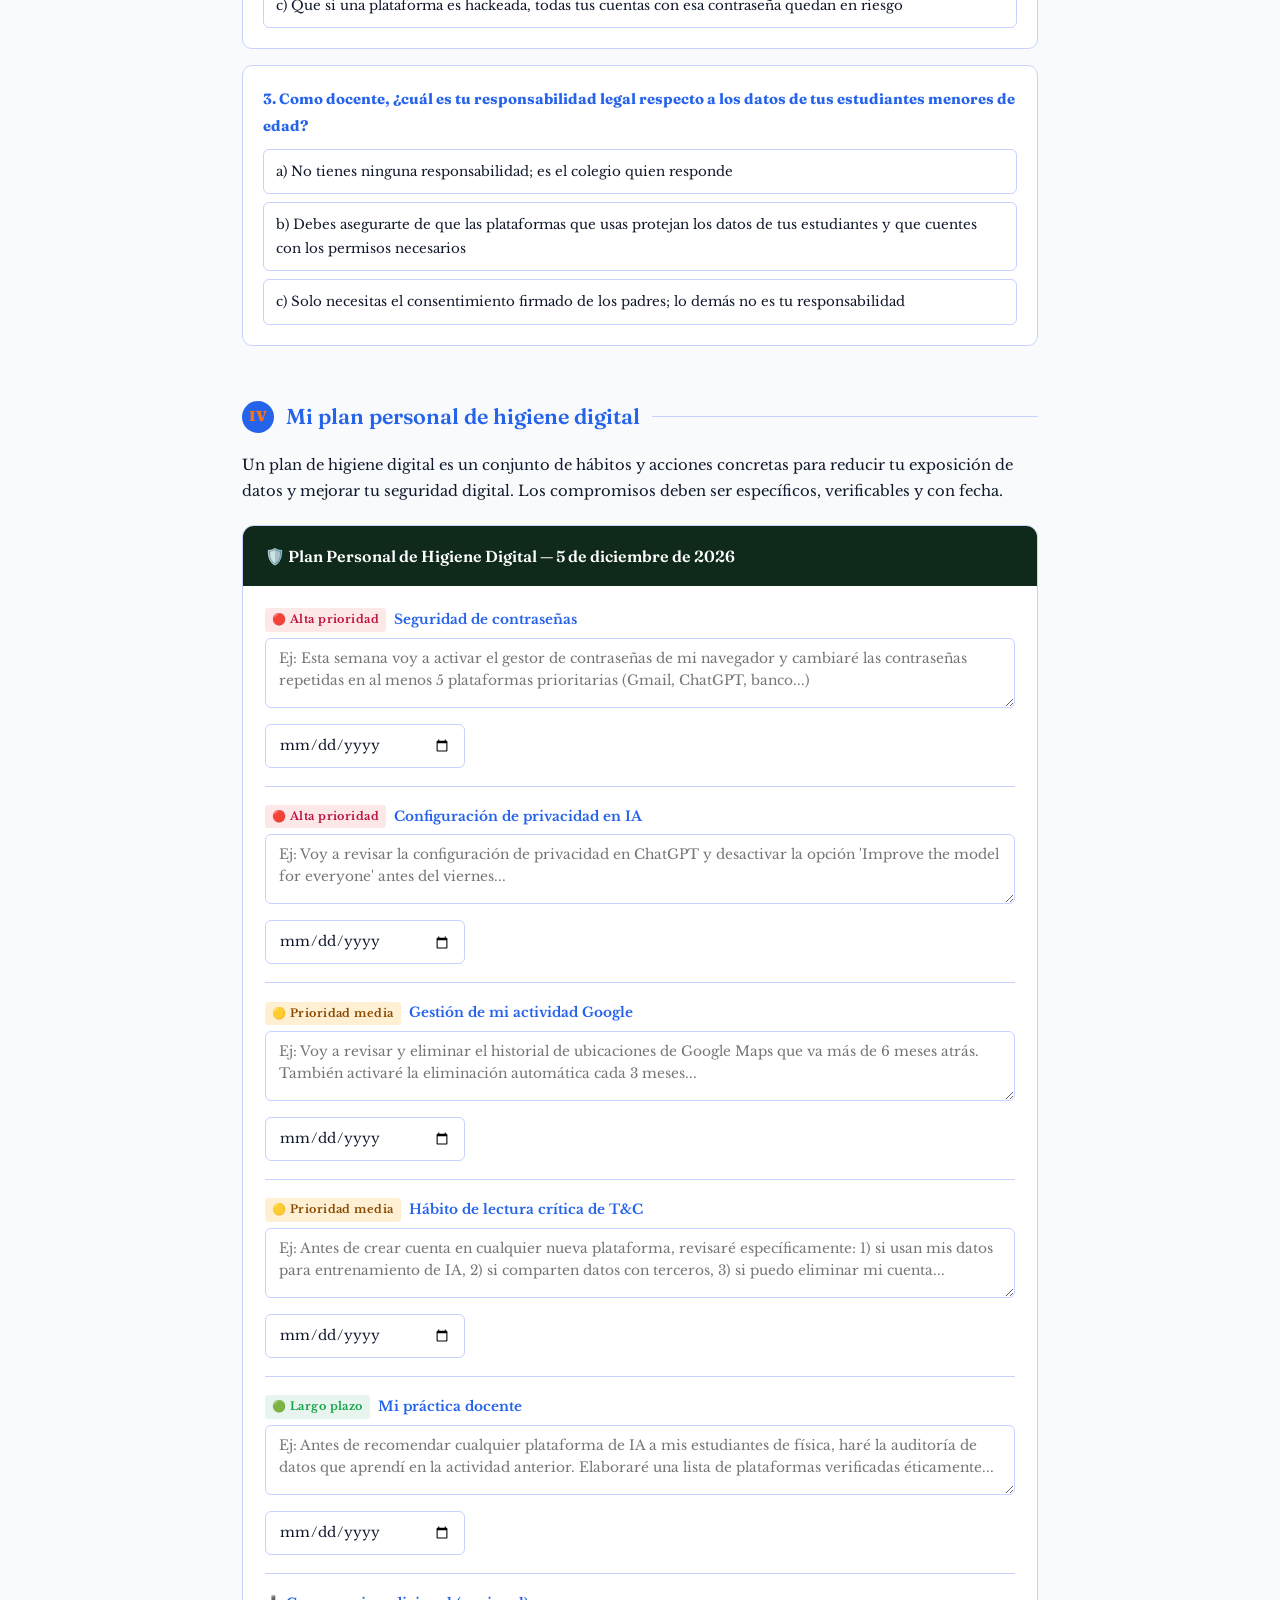
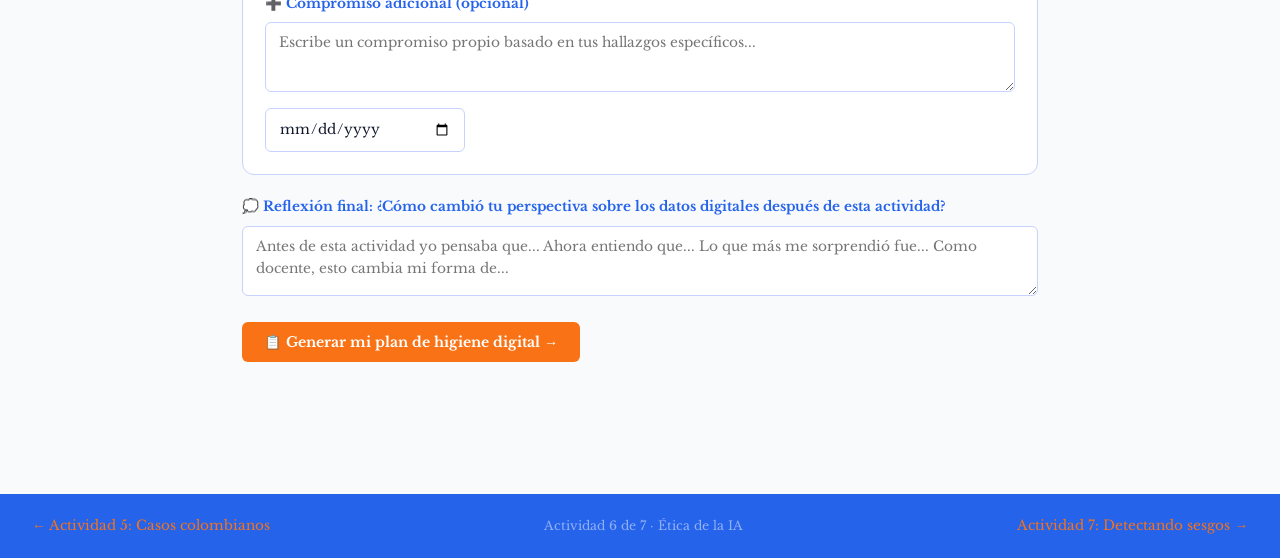
<file: a6-actividad.html>
<!DOCTYPE html>
<html lang="es">
<head>
<meta charset="UTF-8">
<meta name="viewport" content="width=device-width, initial-scale=1.0">
<title>Actividad 6 — Mi Huella Digital | Ética de la IA</title>
<link href="https://fonts.googleapis.com/css2?family=Fraunces:ital,wght@0,300;0,600;0,900;1,300&family=Libre+Baskerville:ital,wght@0,400;0,700;1,400&display=swap" rel="stylesheet">
<style>
  :root {
      --navy: #2563eb;
      --gold: #f97316;
      --teal: #0ea5e9;
      --cream: #f8fafc;
      --paper: #ffffff;
      --ink: #0f172a;
      --text-dark: #0f172a;
      --text-muted: #475569;
      --border: #c7d2fe;
      --success: #16a34a;
      --danger: #be123c;
      --primary-dark: #0f172a;
      --primary-medium: #2563eb;
      --white: #ffffff;
      --accent-yellow: #fbbf24;
      --text-yellow: #92400e;
  }
  *, *::before, *::after { box-sizing: border-box; margin: 0; padding: 0; }
  body { font-family: 'Libre Baskerville', Georgia, serif; background: var(--cream); color: var(--ink); line-height: 1.75; }

  .site-header { background: #0f2a1a; color: white; position: relative; overflow: hidden; }
  .site-header::before { content: ''; position: absolute; inset: 0; background: radial-gradient(circle at 20% 80%, rgba(61,122,138,0.3) 0%, transparent 50%), radial-gradient(circle at 80% 20%, rgba(200,149,58,0.15) 0%, transparent 40%); }
  .header-inner { position: relative; z-index: 1; max-width: 860px; margin: 0 auto; padding: 48px 32px 40px; }
  .unit-label { font-size: 0.72rem; letter-spacing: 0.18em; text-transform: uppercase; color: var(--gold); margin-bottom: 14px; display: flex; align-items: center; gap: 10px; }
  .unit-label::before { content: ''; width: 32px; height: 1px; background: var(--gold); }
  h1 { font-family: 'Fraunces', serif; font-size: clamp(1.9rem, 4.5vw, 2.8rem); font-weight: 900; line-height: 1.15; margin-bottom: 12px; }
  h1 em { color: var(--teal); font-style: italic; }
  .header-desc { color: rgba(255,255,255,0.72); font-size: 0.93rem; max-width: 570px; margin-bottom: 20px; }
  .back-link { display: inline-flex; align-items: center; gap: 8px; margin-top: 18px; padding: 11px 18px; border-radius: 8px; background: white; color: var(--navy); text-decoration: none; font-weight: 700; border: 1px solid rgba(255,255,255,0.3); transition: background 0.2s; }
  .back-link:hover { background: rgba(255,255,255,0.95); }
  .header-meta { display: flex; gap: 20px; flex-wrap: wrap; font-size: 0.8rem; color: rgba(255,255,255,0.55); }
  .badge { display: inline-block; padding: 3px 10px; background: rgba(61,122,138,0.25); border: 1px solid rgba(61,122,138,0.5); border-radius: 2px; font-size: 0.73rem; color: #7ac8d8; letter-spacing: 0.08em; }

  .main-content { max-width: 860px; margin: 0 auto; padding: 48px 32px 80px; }
  .section { margin-bottom: 52px; }
  .section-title { font-family: 'Fraunces', serif; font-size: 1.35rem; font-weight: 600; color: var(--navy); margin-bottom: 18px; display: flex; align-items: center; gap: 12px; }
  .section-title::after { content: ''; flex: 1; height: 1px; background: var(--border); }
  .num-icon { width: 32px; height: 32px; border-radius: 50%; background: var(--navy); color: var(--gold); font-family: 'Fraunces', serif; font-size: 0.9rem; font-weight: 900; display: flex; align-items: center; justify-content: center; flex-shrink: 0; }

  .objectives-box { background: var(--paper); border-left: 4px solid var(--teal); padding: 22px 26px; border-radius: 0 8px 8px 0; margin-bottom: 32px; }
  .objectives-box p { font-size: 0.93rem; color: var(--muted); margin-bottom: 8px; }
  .objectives-box p:last-child { margin: 0; }
  .objectives-box strong { color: var(--ink); }

  /* FOOTPRINT VISUALIZER */
  .footprint-viz { background: white; border: 1px solid var(--border); border-radius: 14px; padding: 28px; margin-bottom: 28px; }
  .footprint-viz h3 { font-family: 'Fraunces', serif; font-size: 1rem; color: var(--navy); margin-bottom: 20px; }
  .footprint-grid { display: grid; grid-template-columns: repeat(auto-fill, minmax(200px, 1fr)); gap: 14px; }
  .fp-category { border: 1px solid var(--border); border-radius: 10px; padding: 16px; background: var(--paper); }
  .fp-category-title { font-size: 0.82rem; font-weight: 700; color: var(--navy); margin-bottom: 10px; display: flex; align-items: center; gap: 6px; }
  .fp-item { display: flex; align-items: center; justify-content: space-between; padding: 6px 0; border-bottom: 1px solid var(--border); font-size: 0.8rem; }
  .fp-item:last-child { border: none; }
  .fp-item-label { color: var(--muted); }
  .fp-toggle { width: 36px; height: 20px; border-radius: 10px; background: var(--border); cursor: pointer; position: relative; transition: background 0.2s; flex-shrink: 0; }
  .fp-toggle.on { background: var(--teal); }
  .fp-toggle::after { content: ''; position: absolute; width: 16px; height: 16px; border-radius: 50%; background: white; top: 2px; left: 2px; transition: transform 0.2s; box-shadow: 0 1px 3px rgba(0,0,0,0.15); }
  .fp-toggle.on::after { transform: translateX(16px); }

  /* SCORE DISPLAY */
  .score-display { text-align: center; padding: 28px; background: white; border: 2px solid var(--border); border-radius: 14px; margin-bottom: 24px; }
  .score-circle { width: 100px; height: 100px; border-radius: 50%; margin: 0 auto 16px; display: flex; align-items: center; justify-content: center; flex-direction: column; border: 4px solid; }
  .score-circle .score-num { font-family: 'Fraunces', serif; font-size: 2rem; font-weight: 900; line-height: 1; }
  .score-circle .score-max { font-size: 0.75rem; color: var(--muted); }
  .score-low { border-color: var(--success); }
  .score-low .score-num { color: var(--success); }
  .score-med { border-color: var(--gold); }
  .score-med .score-num { color: var(--gold); }
  .score-high { border-color: var(--danger); }
  .score-high .score-num { color: var(--danger); }
  .score-label { font-family: 'Fraunces', serif; font-size: 1.1rem; font-weight: 600; margin-bottom: 6px; }
  .score-desc { font-size: 0.85rem; color: var(--muted); max-width: 400px; margin: 0 auto; }

  /* TOOL CARDS */
  .tools-grid { display: grid; grid-template-columns: repeat(auto-fill, minmax(240px, 1fr)); gap: 16px; margin-bottom: 24px; }
  .tool-card { background: white; border: 1px solid var(--border); border-radius: 10px; padding: 18px; }
  .tool-card-header { display: flex; align-items: center; gap: 10px; margin-bottom: 10px; }
  .tool-icon { width: 40px; height: 40px; border-radius: 8px; display: flex; align-items: center; justify-content: center; font-size: 1.3rem; flex-shrink: 0; }
  .tool-card h4 { font-family: 'Fraunces', serif; font-size: 0.93rem; font-weight: 600; color: var(--navy); }
  .tool-card p { font-size: 0.8rem; color: var(--muted); line-height: 1.55; margin-bottom: 10px; }
  .tool-link { display: inline-flex; align-items: center; gap: 5px; font-size: 0.78rem; color: var(--teal); text-decoration: none; font-weight: 700; border-bottom: 1px dashed var(--teal); padding-bottom: 1px; }
  .tool-link:hover { color: var(--navy); border-color: var(--navy); }
  .tool-status { display: flex; gap: 6px; align-items: center; margin-top: 10px; }
  .status-dot { width: 8px; height: 8px; border-radius: 50%; }
  .status-done { background: var(--success); }
  .status-pending { background: var(--border); }
  .status-text { font-size: 0.75rem; color: var(--muted); }
  .mark-done-btn { margin-top: 8px; padding: 6px 12px; font-size: 0.75rem; border: 1px solid var(--border); border-radius: 4px; background: white; cursor: pointer; color: var(--muted); transition: all 0.15s; font-family: 'Libre Baskerville', serif; }
  .mark-done-btn:hover { border-color: var(--success); color: var(--success); }
  .mark-done-btn.done { background: #e8f5ee; border-color: var(--success); color: var(--success); }

  /* QUIZ */
  .quiz-card { background: white; border: 1px solid var(--border); border-radius: 10px; padding: 20px; margin-bottom: 16px; }
  .quiz-card h4 { font-family: 'Fraunces', serif; font-size: 0.93rem; color: var(--navy); margin-bottom: 10px; }
  .quiz-options { display: flex; flex-direction: column; gap: 8px; }
  .quiz-option { display: flex; gap: 10px; align-items: flex-start; padding: 10px 12px; border: 1px solid var(--border); border-radius: 6px; cursor: pointer; font-size: 0.84rem; background: white; transition: all 0.15s; }
  .quiz-option:hover { border-color: var(--teal); background: #f0f7f9; }
  .quiz-option.correct { border-color: var(--success); background: #e8f5ee; }
  .quiz-option.incorrect { border-color: var(--danger); background: #fdf0f0; }
  .quiz-option.reveal-correct { border-color: var(--success); background: #e8f5ee; }
  .quiz-feedback { margin-top: 10px; padding: 10px 14px; border-radius: 6px; font-size: 0.82rem; display: none; }
  .quiz-feedback.show { display: block; }
  .quiz-feedback.ok { background: #e8f5ee; color: #2a5a3a; }
  .quiz-feedback.fail { background: #fdf0f0; color: #5a2a2a; }

  /* HYGIENE PLAN */
  .hygiene-plan { background: white; border: 1px solid var(--border); border-radius: 12px; overflow: hidden; }
  .hygiene-header { background: #0f2a1a; color: white; padding: 16px 22px; }
  .hygiene-header h3 { font-family: 'Fraunces', serif; font-size: 1rem; font-weight: 600; }
  .hygiene-body { padding: 22px; }
  .commitment-item { margin-bottom: 18px; padding-bottom: 18px; border-bottom: 1px solid var(--border); }
  .commitment-item:last-child { border: none; margin: 0; padding: 0; }
  .commitment-label { font-size: 0.85rem; font-weight: 700; color: var(--navy); margin-bottom: 6px; display: flex; align-items: center; gap: 8px; }
  .priority-badge { font-size: 0.7rem; padding: 2px 7px; border-radius: 3px; font-weight: 700; letter-spacing: 0.04em; }
  .pri-high { background: #fde8e8; color: var(--danger); }
  .pri-med { background: #fff0d4; color: #8a4a00; }
  .pri-low { background: #e8f5ee; color: var(--success); }
  textarea, select, input[type=text], input[type=date] {
    width: 100%; padding: 9px 13px; border: 1px solid var(--border); border-radius: 6px;
    font-family: 'Libre Baskerville', serif; font-size: 0.86rem; line-height: 1.6; background: white; color: var(--ink); resize: vertical;
  }
  textarea:focus, select:focus, input:focus { outline: none; border-color: var(--teal); box-shadow: 0 0 0 3px rgba(61,122,138,0.1); }
  textarea { min-height: 70px; }
  .commitment-row { display: grid; grid-template-columns: 1fr auto; gap: 10px; align-items: start; }

  .btn { display: inline-flex; align-items: center; gap: 8px; padding: 11px 22px; border-radius: 6px; font-family: 'Libre Baskerville', serif; font-size: 0.88rem; font-weight: 700; cursor: pointer; border: none; transition: all 0.2s; }
  .btn-primary { background: var(--navy); color: white; }
  .btn-primary:hover { background: #243559; transform: translateY(-1px); }
  .btn-teal { background: var(--teal); color: white; }
  .btn-teal:hover { background: #2d6070; }
  .btn-gold { background: var(--gold); color: white; }
  .btn-gold:hover { background: #b0832e; }
  .btn-row { display: flex; gap: 12px; flex-wrap: wrap; margin-top: 18px; }

  .output-card { background: white; border: 1px solid var(--border); border-radius: 10px; overflow: hidden; margin-top: 24px; display: none; }
  .output-header { background: var(--teal); color: white; padding: 14px 20px; font-family: 'Fraunces', serif; font-size: 0.95rem; font-weight: 600; }
  .output-preview { padding: 20px; background: var(--cream); font-size: 0.82rem; white-space: pre-wrap; font-family: 'Courier New', monospace; max-height: 500px; overflow-y: auto; }

  .nav-footer { background: var(--navy); color: white; padding: 20px 32px; display: flex; justify-content: space-between; align-items: center; flex-wrap: wrap; gap: 12px; }
  .nav-footer a { color: var(--gold); text-decoration: none; font-size: 0.85rem; }
  .nav-footer span { font-size: 0.78rem; color: rgba(255,255,255,0.5); }

  .info-box { background: #e8f0f7; border-left: 3px solid var(--teal); padding: 13px 17px; border-radius: 0 8px 8px 0; font-size: 0.86rem; color: #1a3a54; margin-bottom: 18px; }
  .info-box strong { display: block; margin-bottom: 3px; }
  .warn-box { background: #fff9e8; border-left: 3px solid var(--gold); padding: 13px 17px; border-radius: 0 8px 8px 0; font-size: 0.86rem; color: #5a3a08; margin-bottom: 18px; }
</style>
</head>
<body>

<header class="site-header">
  <div class="header-inner">
    <h1>Mi <em>huella digital</em><br>y plan de higiene de datos</h1>
    <div class="header-desc">Rastreamos nuestra exposición digital, reflexionamos sobre los datos que dejamos en la red y construimos compromisos concretos para un uso más consciente de la tecnología.</div>
    <a href="index.html" class="back-link">← Regresar al portafolio</a>
  </div>
</header>

<main class="main-content">

  <div class="objectives-box">
    <p><strong>🎯 Propósito:</strong> Tomar conciencia de la magnitud de nuestra huella digital, comprender los riesgos de exposición de datos y elaborar un plan personal de higiene digital con compromisos verificables.</p>
    <p><strong>📦 Producto:</strong> Plan personal de higiene digital con al menos 5 compromisos concretos y verificables + reflexión sobre derechos digitales.</p>
  </div>

  <!-- SECCION 1: MAPA DE HUELLA -->
  <div class="section">
    <div class="section-title"><div class="num-icon">I</div> Mapa de mi huella digital</div>
    <div class="warn-box">
      <strong>⚠️ Dato para reflexionar:</strong> Cada día que usas tu smartphone generas aproximadamente 1.5 GB de datos. En un año, eso equivale a más de 500 GB de información sobre tu comportamiento, ubicación, gustos y relaciones personales.
    </div>

    <div class="footprint-viz">
      <h3>👣 ¿Qué rastros dejas en internet? Marca los que aplican a ti</h3>
      <div class="footprint-grid">
        <div class="fp-category">
          <div class="fp-category-title">📱 Apps diarias</div>
          <div class="fp-item"><span class="fp-item-label">WhatsApp/Telegram</span><div class="fp-toggle" onclick="toggleFP(this)" data-weight="3"></div></div>
          <div class="fp-item"><span class="fp-item-label">Instagram/TikTok</span><div class="fp-toggle" onclick="toggleFP(this)" data-weight="5"></div></div>
          <div class="fp-item"><span class="fp-item-label">YouTube</span><div class="fp-toggle" onclick="toggleFP(this)" data-weight="3"></div></div>
          <div class="fp-item"><span class="fp-item-label">Google Maps</span><div class="fp-toggle" onclick="toggleFP(this)" data-weight="4"></div></div>
          <div class="fp-item"><span class="fp-item-label">Gmail</span><div class="fp-toggle" onclick="toggleFP(this)" data-weight="3"></div></div>
        </div>
        <div class="fp-category">
          <div class="fp-category-title">🤖 IA que uso</div>
          <div class="fp-item"><span class="fp-item-label">ChatGPT</span><div class="fp-toggle" onclick="toggleFP(this)" data-weight="4"></div></div>
          <div class="fp-item"><span class="fp-item-label">Gemini/Bard</span><div class="fp-toggle" onclick="toggleFP(this)" data-weight="4"></div></div>
          <div class="fp-item"><span class="fp-item-label">Claude</span><div class="fp-toggle" onclick="toggleFP(this)" data-weight="3"></div></div>
          <div class="fp-item"><span class="fp-item-label">Copilot/Bing IA</span><div class="fp-toggle" onclick="toggleFP(this)" data-weight="3"></div></div>
          <div class="fp-item"><span class="fp-item-label">TikTok IA</span><div class="fp-toggle" onclick="toggleFP(this)" data-weight="5"></div></div>
        </div>
        <div class="fp-category">
          <div class="fp-category-title">💻 Comportamientos online</div>
          <div class="fp-item"><span class="fp-item-label">Compras online</span><div class="fp-toggle" onclick="toggleFP(this)" data-weight="3"></div></div>
          <div class="fp-item"><span class="fp-item-label">Pago digital</span><div class="fp-toggle" onclick="toggleFP(this)" data-weight="4"></div></div>
          <div class="fp-item"><span class="fp-item-label">Servicios con GPS</span><div class="fp-toggle" onclick="toggleFP(this)" data-weight="4"></div></div>
          <div class="fp-item"><span class="fp-item-label">Sesiones con Google</span><div class="fp-toggle" onclick="toggleFP(this)" data-weight="3"></div></div>
          <div class="fp-item"><span class="fp-item-label">Foros/comentarios</span><div class="fp-toggle" onclick="toggleFP(this)" data-weight="2"></div></div>
        </div>
        <div class="fp-category">
          <div class="fp-category-title">⚠️ Riesgos adicionales</div>
          <div class="fp-item"><span class="fp-item-label">Contraseñas repetidas</span><div class="fp-toggle" onclick="toggleFP(this)" data-weight="5"></div></div>
          <div class="fp-item"><span class="fp-item-label">Wi-Fi públicas s/VPN</span><div class="fp-toggle" onclick="toggleFP(this)" data-weight="4"></div></div>
          <div class="fp-item"><span class="fp-item-label">Fotos con ubicación</span><div class="fp-toggle" onclick="toggleFP(this)" data-weight="3"></div></div>
          <div class="fp-item"><span class="fp-item-label">Datos reales en perfil</span><div class="fp-toggle" onclick="toggleFP(this)" data-weight="3"></div></div>
          <div class="fp-item"><span class="fp-item-label">Sin 2FA activo</span><div class="fp-toggle" onclick="toggleFP(this)" data-weight="5"></div></div>
        </div>
      </div>
    </div>

    <div class="score-display">
      <div class="score-circle" id="scoreCircle">
        <span class="score-num" id="scoreNum">0</span>
        <span class="score-max">/100</span>
      </div>
      <div class="score-label" id="scoreLabel">Selecciona los elementos que apliquen</div>
      <div class="score-desc" id="scoreDesc">Activa los toggles para ver tu nivel de exposición digital.</div>
    </div>
  </div>

  <!-- SECCION 2: HERRAMIENTAS DE RASTREO -->
  <div class="section">
    <div class="section-title"><div class="num-icon">II</div> Herramientas para explorar tu exposición</div>
    <div class="info-box">
      <strong>📌 Instrucción:</strong> Abre cada herramienta en una pestaña nueva, realiza la consulta indicada y marca si la completaste. Anota tus hallazgos para usarlos en el plan de higiene.
    </div>

    <div class="tools-grid">
      <div class="tool-card">
        <div class="tool-card-header">
          <div class="tool-icon" style="background:#ffe8e8;">🔓</div>
          <h4>Have I Been Pwned</h4>
        </div>
        <p>Verifica si tu email o número de teléfono ha aparecido en filtraciones de datos conocidas.</p>
        <a href="https://haveibeenpwned.com" target="_blank" class="tool-link">🔗 Abrir herramienta ↗</a>
        <div class="tool-status" id="status-pwned"><div class="status-dot status-pending"></div><span class="status-text">Pendiente</span></div>
        <button class="mark-done-btn" onclick="markDone('pwned',this)">✓ Marcar como completado</button>
      </div>
      <div class="tool-card">
        <div class="tool-card-header">
          <div class="tool-icon" style="background:#e8f0ff;">📊</div>
          <h4>Google My Activity</h4>
        </div>
        <p>Revisa el historial de actividad de tu cuenta Google: búsquedas, YouTube, ubicaciones y más.</p>
        <a href="https://myactivity.google.com" target="_blank" class="tool-link">🔗 Abrir herramienta ↗</a>
        <div class="tool-status" id="status-google"><div class="status-dot status-pending"></div><span class="status-text">Pendiente</span></div>
        <button class="mark-done-btn" onclick="markDone('google',this)">✓ Marcar como completado</button>
      </div>
      <div class="tool-card">
        <div class="tool-card-header">
          <div class="tool-icon" style="background:#e8fff0;">📤</div>
          <h4>ChatGPT: Exportar datos</h4>
        </div>
        <p>Si tienes cuenta en ChatGPT: ve a Settings → Data Controls → Export data. Verás todo lo que saben de ti.</p>
        <a href="https://chat.openai.com" target="_blank" class="tool-link">🔗 Ir a ChatGPT ↗</a>
        <div class="tool-status" id="status-chatgpt"><div class="status-dot status-pending"></div><span class="status-text">Pendiente</span></div>
        <button class="mark-done-btn" onclick="markDone('chatgpt',this)">✓ Marcar como completado</button>
      </div>
      <div class="tool-card">
        <div class="tool-card-header">
          <div class="tool-icon" style="background:#fff5e8;">🗺️</div>
          <h4>Google Maps Timeline</h4>
        </div>
        <p>Si tienes historial de ubicaciones activo, Google tiene un mapa de todos tus movimientos físicos.</p>
        <a href="https://timeline.google.com" target="_blank" class="tool-link">🔗 Abrir Timeline ↗</a>
        <div class="tool-status" id="status-maps"><div class="status-dot status-pending"></div><span class="status-text">Pendiente</span></div>
        <button class="mark-done-btn" onclick="markDone('maps',this)">✓ Marcar como completado</button>
      </div>
    </div>

    <div style="margin-top:16px;">
      <label style="display:block;font-size:0.85rem;font-weight:700;color:var(--navy);margin-bottom:8px;">📝 ¿Qué hallazgo de las herramientas te sorprendió más?</label>
      <textarea id="toolFindings" placeholder="Al revisar mi actividad en Google, encontré que... / Descubrí que mi email ha aparecido en... / No sabía que Google guardaba..."></textarea>
    </div>
  </div>

  <!-- SECCION 3: QUIZ -->
  <div class="section">
    <div class="section-title"><div class="num-icon">III</div> ¿Cuánto sabes sobre privacidad digital?</div>
    <p style="margin-bottom:20px; font-size:0.92rem; color:var(--muted);">Pequeño quiz de conocimiento. Selecciona la respuesta que consideres correcta — obtendrás retroalimentación inmediata.</p>

    <div class="quiz-card">
      <h4>1. ¿Qué significa que una aplicación "anonimice" tus datos?</h4>
      <div class="quiz-options">
        <div class="quiz-option" onclick="checkAnswer(this, false, '❌ Incorrecto. La eliminación total es diferente a la anonimización.')">a) Que elimina completamente tu información de sus servidores</div>
        <div class="quiz-option" onclick="checkAnswer(this, true, '✅ Correcto. Y eso es un problema: investigaciones demuestran que los datos "anonimizados" pueden re-identificarse combinando con otras fuentes. En el 2019, investigadores del MIT lograron re-identificar el 99.98% de personas en conjuntos de datos "anónimos".')">b) Que elimina los datos que te identifican directamente, pero conserva el resto</div>
        <div class="quiz-option" onclick="checkAnswer(this, false, '❌ Incorrecto. La anonimización no oculta los datos de los empleados de la empresa.')">c) Que solo los empleados de la empresa pueden verlos</div>
      </div>
      <div class="quiz-feedback" id="qfb1"></div>
    </div>

    <div class="quiz-card">
      <h4>2. ¿Cuál es el principal riesgo de usar la misma contraseña en múltiples plataformas?</h4>
      <div class="quiz-options">
        <div class="quiz-option" onclick="checkAnswer(this, false, '❌ No exactamente. Las contraseñas repetidas no son más lentas de procesar.')">a) Que las plataformas procesan tu cuenta más lentamente</div>
        <div class="quiz-option" onclick="checkAnswer(this, false, '❌ Incorrecto. Usar contraseñas repetidas es lo opuesto a usar autenticación de dos factores.')">b) Que activas automáticamente el doble factor de autenticación</div>
        <div class="quiz-option" onclick="checkAnswer(this, true, '✅ Correcto. Esto se llama "credential stuffing": si una plataforma es hackeada y tu contraseña queda expuesta, los atacantes la prueban automáticamente en cientos de otras plataformas. En 2023, ocurrieron más de 193 mil millones de ataques de este tipo a nivel global.')">c) Que si una plataforma es hackeada, todas tus cuentas con esa contraseña quedan en riesgo</div>
      </div>
      <div class="quiz-feedback" id="qfb2"></div>
    </div>

    <div class="quiz-card">
      <h4>3. Como docente, ¿cuál es tu responsabilidad legal respecto a los datos de tus estudiantes menores de edad?</h4>
      <div class="quiz-options">
        <div class="quiz-option" onclick="checkAnswer(this, false, '❌ Incorrecto. Tienes responsabilidad como responsable del tratamiento cuando usas plataformas educativas con tus estudiantes.')">a) No tienes ninguna responsabilidad; es el colegio quien responde</div>
        <div class="quiz-option" onclick="checkAnswer(this, true, '✅ Correcto. Según la Ley 1581 y las normas de protección de menores, tienes la responsabilidad de asegurarte de que las plataformas que usas cumplan con los principios de protección de datos, especialmente cuando involucran a menores. El consentimiento de los padres y la política de privacidad de la plataforma son tu responsabilidad verificar.')">b) Debes asegurarte de que las plataformas que usas protejan los datos de tus estudiantes y que cuentes con los permisos necesarios</div>
        <div class="quiz-option" onclick="checkAnswer(this, false, '❌ Incorrecto. Solo el consentimiento no es suficiente; debes verificar cómo la plataforma usa esos datos.')">c) Solo necesitas el consentimiento firmado de los padres; lo demás no es tu responsabilidad</div>
      </div>
      <div class="quiz-feedback" id="qfb3"></div>
    </div>
  </div>

  <!-- SECCION 4: PLAN DE HIGIENE DIGITAL -->
  <div class="section">
    <div class="section-title"><div class="num-icon">IV</div> Mi plan personal de higiene digital</div>
    <p style="margin-bottom:20px; font-size:0.92rem; color:var(--muted);">Un plan de higiene digital es un conjunto de hábitos y acciones concretas para reducir tu exposición de datos y mejorar tu seguridad digital. Los compromisos deben ser específicos, verificables y con fecha.</p>

    <div class="hygiene-plan">
      <div class="hygiene-header"><h3>🛡️ Plan Personal de Higiene Digital — <span id="planDate"></span></h3></div>
      <div class="hygiene-body">

        <div class="commitment-item">
          <div class="commitment-label"><span class="priority-badge pri-high">🔴 Alta prioridad</span> Seguridad de contraseñas</div>
          <textarea id="commit1" placeholder="Ej: Esta semana voy a activar el gestor de contraseñas de mi navegador y cambiaré las contraseñas repetidas en al menos 5 plataformas prioritarias (Gmail, ChatGPT, banco...)"></textarea>
          <input type="date" id="date1" style="margin-top:8px; max-width:200px;">
        </div>

        <div class="commitment-item">
          <div class="commitment-label"><span class="priority-badge pri-high">🔴 Alta prioridad</span> Configuración de privacidad en IA</div>
          <textarea id="commit2" placeholder="Ej: Voy a revisar la configuración de privacidad en ChatGPT y desactivar la opción 'Improve the model for everyone' antes del viernes..."></textarea>
          <input type="date" id="date2" style="margin-top:8px; max-width:200px;">
        </div>

        <div class="commitment-item">
          <div class="commitment-label"><span class="priority-badge pri-med">🟡 Prioridad media</span> Gestión de mi actividad Google</div>
          <textarea id="commit3" placeholder="Ej: Voy a revisar y eliminar el historial de ubicaciones de Google Maps que va más de 6 meses atrás. También activaré la eliminación automática cada 3 meses..."></textarea>
          <input type="date" id="date3" style="margin-top:8px; max-width:200px;">
        </div>

        <div class="commitment-item">
          <div class="commitment-label"><span class="priority-badge pri-med">🟡 Prioridad media</span> Hábito de lectura crítica de T&C</div>
          <textarea id="commit4" placeholder="Ej: Antes de crear cuenta en cualquier nueva plataforma, revisaré específicamente: 1) si usan mis datos para entrenamiento de IA, 2) si comparten datos con terceros, 3) si puedo eliminar mi cuenta..."></textarea>
          <input type="date" id="date4" style="margin-top:8px; max-width:200px;">
        </div>

        <div class="commitment-item">
          <div class="commitment-label"><span class="priority-badge pri-low">🟢 Largo plazo</span> Mi práctica docente</div>
          <textarea id="commit5" placeholder="Ej: Antes de recomendar cualquier plataforma de IA a mis estudiantes de física, haré la auditoría de datos que aprendí en la actividad anterior. Elaboraré una lista de plataformas verificadas éticamente..."></textarea>
          <input type="date" id="date5" style="margin-top:8px; max-width:200px;">
        </div>

        <div class="commitment-item">
          <div class="commitment-label">➕ Compromiso adicional (opcional)</div>
          <textarea id="commit6" placeholder="Escribe un compromiso propio basado en tus hallazgos específicos..."></textarea>
          <input type="date" id="date6" style="margin-top:8px; max-width:200px;">
        </div>

      </div>
    </div>

    <div style="margin-top:20px;">
      <label style="display:block;font-size:0.85rem;font-weight:700;color:var(--navy);margin-bottom:8px;">💭 Reflexión final: ¿Cómo cambió tu perspectiva sobre los datos digitales después de esta actividad?</label>
      <textarea id="finalReflection" placeholder="Antes de esta actividad yo pensaba que... Ahora entiendo que... Lo que más me sorprendió fue... Como docente, esto cambia mi forma de..."></textarea>
    </div>

    <button class="btn btn-gold" onclick="generatePlan()" style="margin-top:18px;">📋 Generar mi plan de higiene digital →</button>
  </div>

  <div class="output-card" id="outputCard">
    <div class="output-header">🛡️ Plan Personal de Higiene Digital — Listo para entregar</div>
    <div class="output-preview" id="outputPreview"></div>
    <div style="padding:16px; display:flex; gap:10px; flex-wrap:wrap;">
      <button class="btn btn-primary" onclick="copyOutput()">📋 Copiar plan</button>
      <button class="btn btn-teal" onclick="window.print()">🖨️ Imprimir / PDF</button>
    </div>
  </div>

</main>

<div class="nav-footer">
  <a href="a5-actividad.html">← Actividad 5: Casos colombianos</a>
  <span>Actividad 6 de 7 · Ética de la IA</span>
  <a href="a7-actividad.html">Actividad 7: Detectando sesgos →</a>
</div>

<script>
  document.getElementById('planDate').textContent = new Date().toLocaleDateString('es-CO', { year:'numeric', month:'long', day:'numeric' });

  let fpScore = 0;
  function toggleFP(el) {
    el.classList.toggle('on');
    recalcScore();
  }
  function recalcScore() {
    let total = 0;
    document.querySelectorAll('.fp-toggle.on').forEach(el => {
      total += parseInt(el.dataset.weight);
    });
    const score = Math.min(Math.round((total / 80) * 100), 100);
    document.getElementById('scoreNum').textContent = score;
    const circle = document.getElementById('scoreCircle');
    const label = document.getElementById('scoreLabel');
    const desc = document.getElementById('scoreDesc');
    circle.className = 'score-circle';
    if (score < 30) {
      circle.classList.add('score-low');
      label.textContent = '✅ Exposición baja';
      desc.textContent = 'Tienes pocos rastros digitales. Aun así, sigue revisando las herramientas de la siguiente sección.';
    } else if (score < 60) {
      circle.classList.add('score-med');
      label.textContent = '⚠️ Exposición moderada';
      desc.textContent = 'Tienes una huella digital significativa. Hay áreas donde puedes mejorar tu privacidad con acciones concretas.';
    } else {
      circle.classList.add('score-high');
      label.textContent = '🔴 Exposición alta';
      desc.textContent = 'Tu huella digital es considerable. Esta actividad es especialmente importante para ti. ¡El plan de higiene es tu siguiente paso!';
    }
  }

  function markDone(id, btn) {
    const status = document.getElementById('status-' + id);
    status.innerHTML = '<div class="status-dot status-done"></div><span class="status-text">Completado ✓</span>';
    btn.classList.add('done');
    btn.textContent = '✓ Completado';
    btn.disabled = true;
  }

  let qAnswered = [false, false, false];
  function checkAnswer(option, isCorrect, msg) {
    const card = option.closest('.quiz-card');
    const qIdx = Array.from(document.querySelectorAll('.quiz-card')).indexOf(card);
    if (qAnswered[qIdx]) return;
    qAnswered[qIdx] = true;
    card.querySelectorAll('.quiz-option').forEach(opt => opt.style.cursor = 'default');
    if (isCorrect) {
      option.classList.add('correct');
    } else {
      option.classList.add('incorrect');
      card.querySelectorAll('.quiz-option').forEach(opt => {
        if (opt !== option) opt.addEventListener('click', () => {}, {once:false});
      });
    }
    const fb = card.querySelector('.quiz-feedback');
    fb.classList.add('show');
    fb.className = 'quiz-feedback show ' + (isCorrect ? 'ok' : 'fail');
    fb.innerHTML = msg;
  }

  function generatePlan() {
    const now = new Date().toLocaleDateString('es-CO', { weekday:'long', year:'numeric', month:'long', day:'numeric' });
    const score = document.getElementById('scoreNum').textContent;
    const scoreLabel = document.getElementById('scoreLabel').textContent;
    const findings = document.getElementById('toolFindings').value;
    const reflection = document.getElementById('finalReflection').value;

    let plan = `PLAN PERSONAL DE HIGIENE DIGITAL
Actividad 6 — Ética de la IA · Licenciatura en Física · UDFJC
Fecha: ${now}
${'═'.repeat(60)}

NIVEL DE EXPOSICIÓN DIGITAL: ${score}/100 — ${scoreLabel}

HALLAZGOS DE HERRAMIENTAS DE RASTREO:
${findings || 'No completado'}

${'═'.repeat(60)}
COMPROMISOS DE HIGIENE DIGITAL
${'═'.repeat(60)}\n`;

    const commits = [
      ['🔴 ALTA PRIORIDAD — Seguridad de contraseñas', 'commit1', 'date1'],
      ['🔴 ALTA PRIORIDAD — Configuración de privacidad en IA', 'commit2', 'date2'],
      ['🟡 PRIORIDAD MEDIA — Gestión de actividad Google', 'commit3', 'date3'],
      ['🟡 PRIORIDAD MEDIA — Lectura crítica de términos', 'commit4', 'date4'],
      ['🟢 LARGO PLAZO — Mi práctica docente', 'commit5', 'date5'],
      ['➕ COMPROMISO ADICIONAL', 'commit6', 'date6'],
    ];

    commits.forEach(([label, cid, did]) => {
      const content = document.getElementById(cid).value.trim();
      const date = document.getElementById(did).value;
      if (content) {
        plan += `\n${label}\n${'─'.repeat(40)}\n${content}`;
        if (date) plan += `\nFecha compromiso: ${date}`;
        plan += '\n';
      }
    });

    if (reflection) {
      plan += `\n${'═'.repeat(60)}\nREFLEXIÓN FINAL\n${'─'.repeat(40)}\n${reflection}\n`;
    }
    plan += `\n${'═'.repeat(60)}\nDocumento generado con fines formativos — Ética de la IA · UDFJC`;

    document.getElementById('outputPreview').textContent = plan;
    document.getElementById('outputCard').style.display = 'block';
    document.getElementById('outputCard').scrollIntoView({ behavior: 'smooth' });
  }
  function copyOutput() {
    navigator.clipboard.writeText(document.getElementById('outputPreview').textContent)
      .then(() => alert('✅ Plan copiado'));
  }
</script>
</body>
</html>
</file>
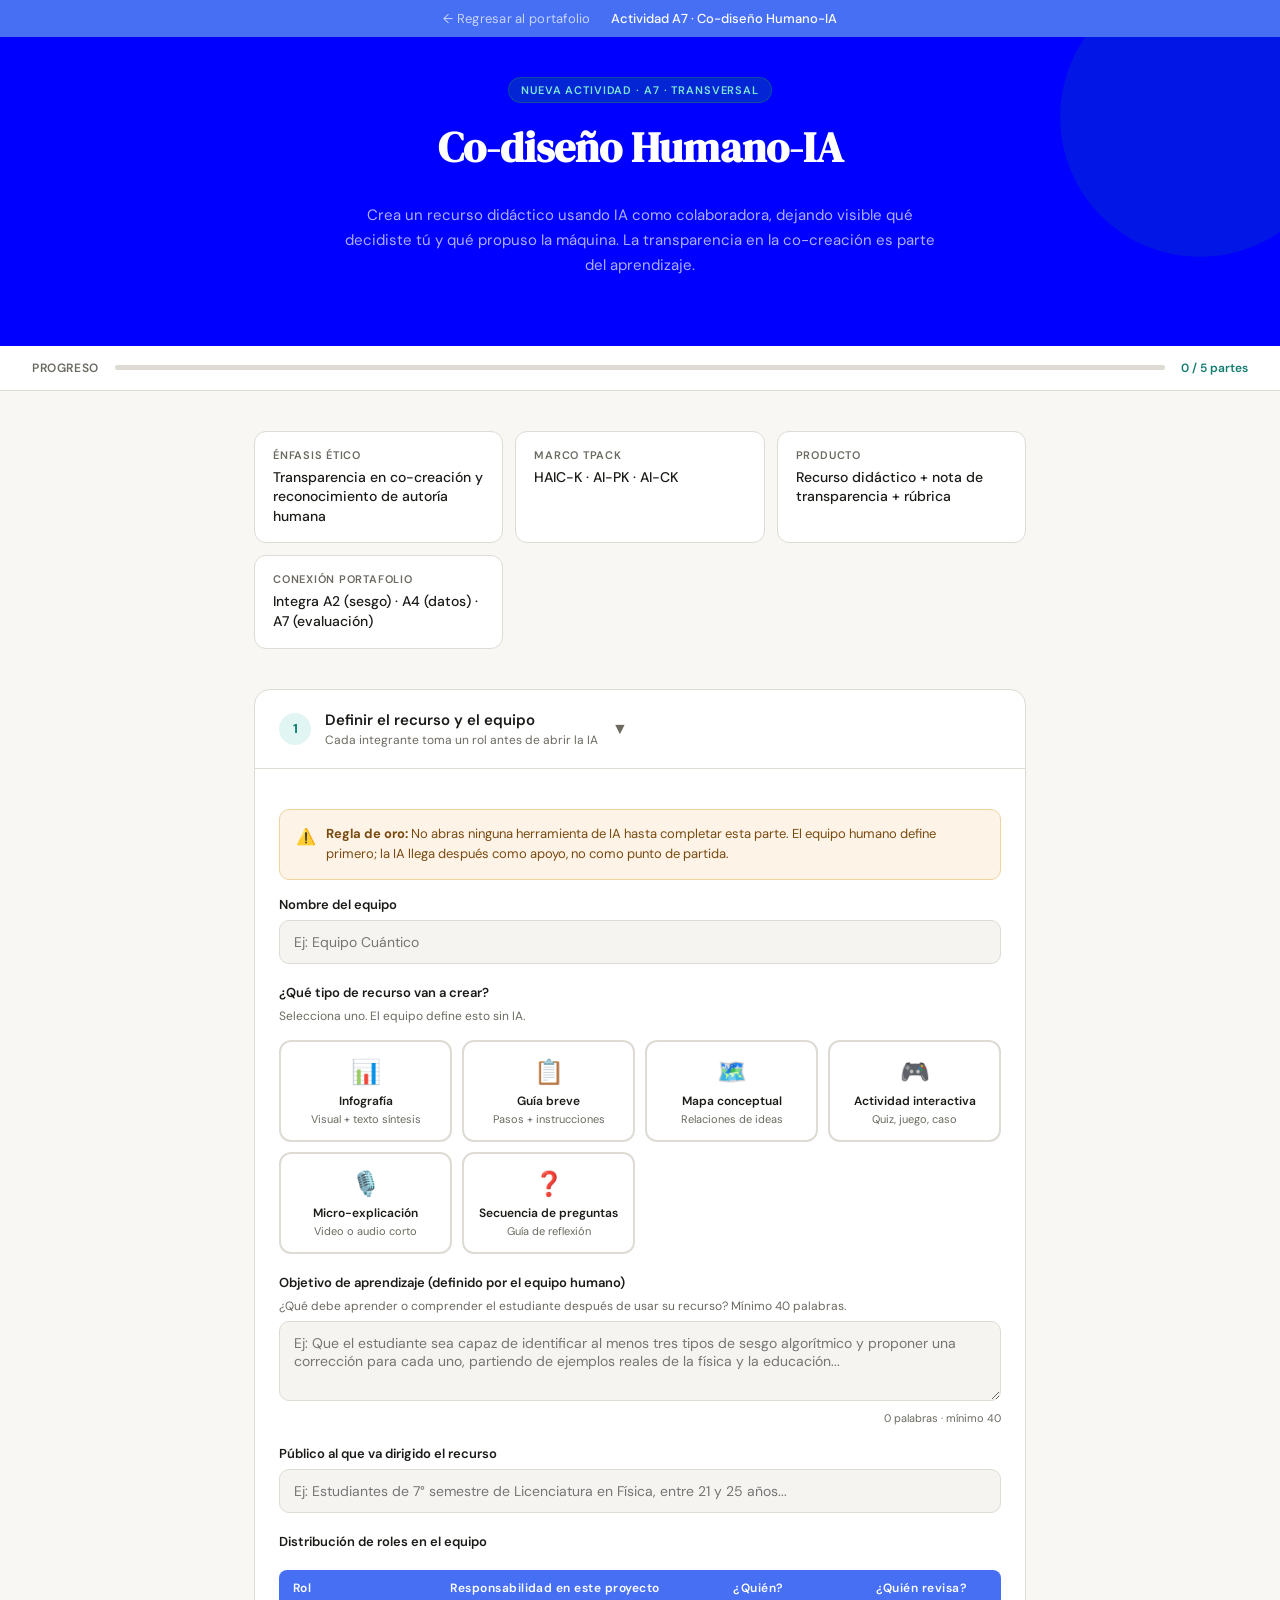
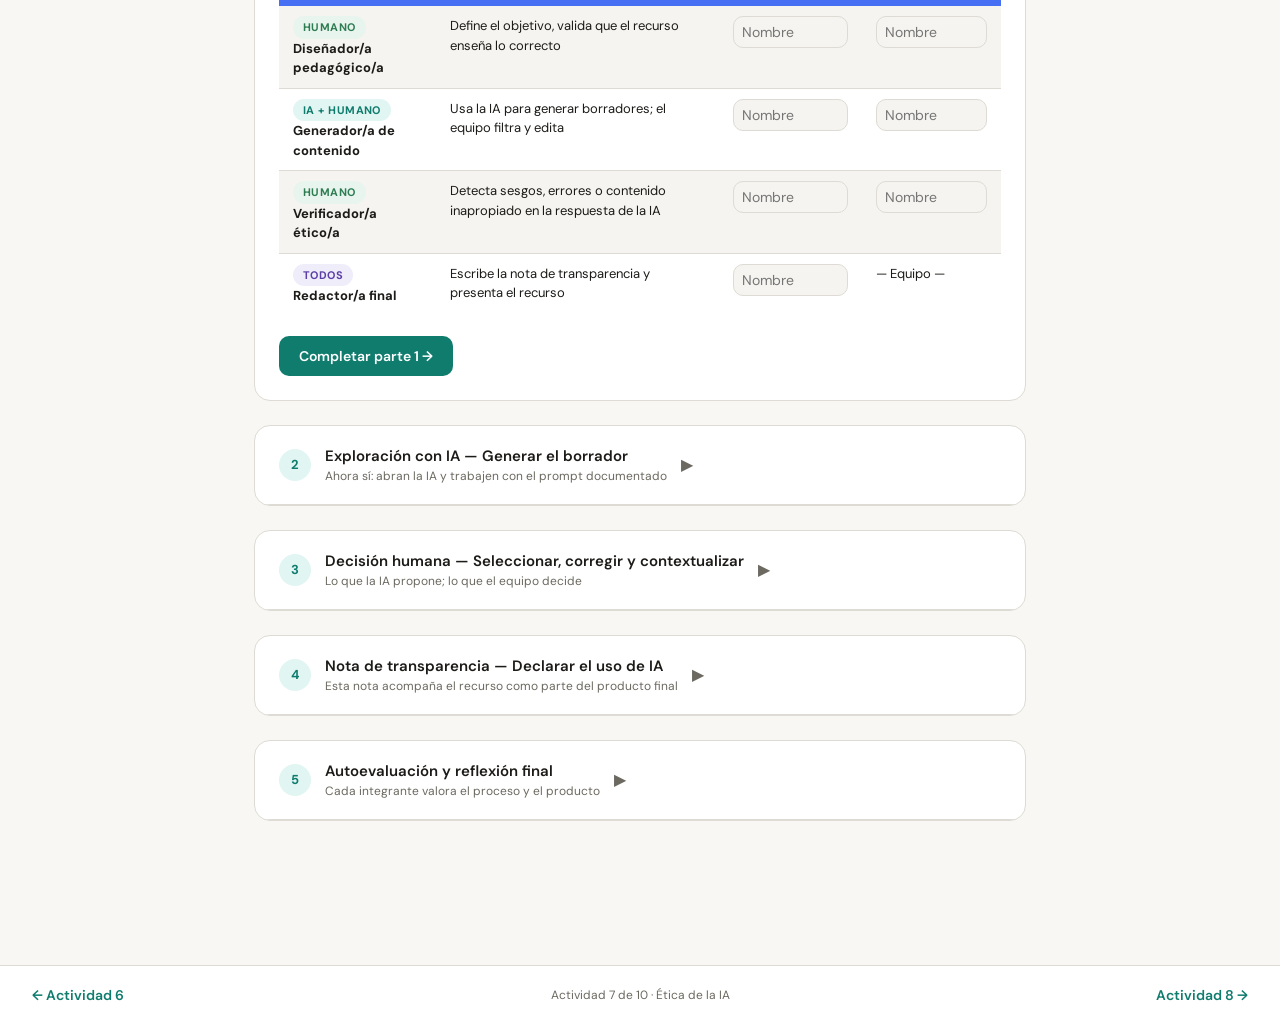
<file: a7-actividad.html>
<!DOCTYPE html>
<html lang="es">
<head>
<meta charset="UTF-8">
<meta name="viewport" content="width=device-width, initial-scale=1.0">
<title>A7 · Co-diseño Humano-IA — Ética en IA</title>
<link href="https://fonts.googleapis.com/css2?family=DM+Serif+Display:ital@0;1&family=DM+Sans:wght@300;400;500;600&display=swap" rel="stylesheet">
<style>
  :root {
    --navy: #466ff4;
    --teal: #0f7c6e;
    --teal-light: #e1f5f2;
    --teal-mid: #c5ede7;
    --amber: #c97c2e;
    --amber-light: #fdf3e7;
    --red: #c0392b;
    --red-light: #fdecea;
    --green: #2e7d52;
    --green-light: #e8f5ee;
    --purple: #5b3fa6;
    --purple-light: #f0edfb;
    --gray: #f5f4f0;
    --gray-mid: #dddbd3;
    --text: #1c1b18;
    --text-muted: #6b6960;
    --border: #dddbd3;
    --white: #ffffff;
  }
  *, *::before, *::after { box-sizing: border-box; margin: 0; padding: 0; }
  body {
    font-family: 'DM Sans', sans-serif;
    background: #f8f7f3;
    color: var(--text);
    min-height: 100vh;
  }

  /* NAV */
  nav {
    background: var(--navy);
    padding: 14px 32px;
    display: flex;
    align-items: center;
    justify-content: space-between;
  }
  nav a { color: rgba(255,255,255,0.7); text-decoration: none; font-size: 13px; letter-spacing: 0.02em; transition: color 0.2s; }
  nav a:hover { color: #fff; }
  nav .nav-title { color: #fff; font-size: 13px; font-weight: 500; }

  /* HERO */
  .hero {
    background: var(--navy);
    color: #fff;
    padding: 56px 32px 48px;
    position: relative;
    overflow: hidden;
  }
  .hero::before {
    content: '';
    position: absolute;
    top: -60px; right: -60px;
    width: 280px; height: 280px;
    border-radius: 50%;
    background: rgba(15,124,110,0.18);
  }
  .hero-subtitle {
    max-width: 760px;
    margin-top: 16px;
    font-size: 15px;
    line-height: 1.75;
    color: rgba(255,255,255,0.88);
    opacity: 0.95;
  }
  .hero-badge {
    display: inline-flex;
    align-items: center;
    gap: 8px;
    background: rgba(15,124,110,0.3);
    border: 1px solid rgba(15,124,110,0.5);
    color: #7de8d8;
    font-size: 11px;
    font-weight: 600;
    letter-spacing: 0.08em;
    text-transform: uppercase;
    padding: 5px 12px;
    border-radius: 20px;
    margin-bottom: 20px;
  }
  .hero h1 {
    font-family: 'DM Serif Display', serif;
    font-size: clamp(28px, 5vw, 42px);
    line-height: 1.15;
    max-width: 680px;
    margin-bottom: 16px;
  }
  .hero h1 em { font-style: italic; color: #7de8d8; }
  .hero p {
    font-size: 15px;
    line-height: 1.65;
    color: rgba(255,255,255,0.72);
    max-width: 600px;
    margin-bottom: 28px;
  }
  .hero-meta {
    display: flex;
    flex-wrap: wrap;
    gap: 20px;
  }
  .hero-meta-item {
    display: flex;
    align-items: center;
    gap: 7px;
    font-size: 13px;
    color: rgba(255,255,255,0.6);
  }
  .hero-meta-item span { color: rgba(255,255,255,0.9); font-weight: 500; }

  /* PROGRESS BAR */
  .progress-bar-wrap {
    background: var(--white);
    border-bottom: 1px solid var(--border);
    padding: 14px 32px;
    display: flex;
    align-items: center;
    gap: 16px;
    position: sticky;
    top: 0;
    z-index: 100;
  }
  .progress-label { font-size: 12px; font-weight: 600; color: var(--text-muted); letter-spacing: 0.05em; text-transform: uppercase; white-space: nowrap; }
  .progress-track {
    flex: 1;
    height: 5px;
    background: var(--gray-mid);
    border-radius: 3px;
    overflow: hidden;
  }
  .progress-fill {
    height: 100%;
    background: var(--teal);
    border-radius: 3px;
    transition: width 0.5s ease;
    width: 0%;
  }
  .progress-count { font-size: 12px; font-weight: 600; color: var(--teal); white-space: nowrap; }

  /* MAIN */
  main { max-width: 820px; margin: 0 auto; padding: 40px 24px 80px; }

  /* INFO CARDS */
  .info-grid {
    display: grid;
    grid-template-columns: repeat(auto-fit, minmax(200px, 1fr));
    gap: 12px;
    margin-bottom: 40px;
  }
  .info-card {
    background: var(--white);
    border: 1px solid var(--border);
    border-radius: 12px;
    padding: 16px 18px;
  }
  .info-card-label { font-size: 11px; font-weight: 600; letter-spacing: 0.07em; text-transform: uppercase; color: var(--text-muted); margin-bottom: 6px; }
  .info-card-value { font-size: 14px; font-weight: 500; color: var(--text); line-height: 1.4; }
  .info-card-icon { font-size: 20px; margin-bottom: 8px; }

  /* SECTION */
  .section {
    background: var(--white);
    border: 1px solid var(--border);
    border-radius: 16px;
    overflow: hidden;
    margin-bottom: 24px;
    transition: box-shadow 0.2s;
  }
  .section:target, .section.active { box-shadow: 0 4px 24px rgba(15,124,110,0.12); }
  .section-header {
    display: flex;
    align-items: center;
    gap: 14px;
    padding: 20px 24px;
    border-bottom: 1px solid var(--border);
    cursor: pointer;
    user-select: none;
  }
  .section-number {
    width: 32px; height: 32px;
    border-radius: 50%;
    background: var(--teal-light);
    color: var(--teal);
    font-size: 13px;
    font-weight: 700;
    display: flex;
    align-items: center;
    justify-content: center;
    flex-shrink: 0;
  }
  .section-number.done {
    background: var(--teal);
    color: #fff;
  }
  .section-title { font-size: 15px; font-weight: 600; flex: 1; }
  .section-subtitle { font-size: 12px; color: var(--text-muted); margin-top: 2px; }
  .chevron { font-size: 16px; color: var(--text-muted); transition: transform 0.3s; }
  .section-body {
    padding: 24px;
    display: none;
  }
  .section-body.open { display: block; }

  /* CRITERION TAG */
  .criterion-tag {
    display: inline-block;
    background: var(--purple-light);
    color: var(--purple);
    font-size: 12px;
    font-weight: 600;
    padding: 5px 12px;
    border-radius: 20px;
    margin-bottom: 16px;
  }

  /* STEPS */
  .step-list { list-style: none; counter-reset: step; }
  .step-list li {
    counter-increment: step;
    display: flex;
    gap: 14px;
    margin-bottom: 16px;
    align-items: flex-start;
  }
  .step-list li::before {
    content: counter(step);
    width: 26px; height: 26px;
    border-radius: 50%;
    background: var(--navy);
    color: #fff;
    font-size: 12px;
    font-weight: 700;
    display: flex;
    align-items: center;
    justify-content: center;
    flex-shrink: 0;
    margin-top: 1px;
  }
  .step-list li p { font-size: 14px; line-height: 1.65; color: var(--text); }
  .step-list li strong { color: var(--navy); }

  /* ROLE TABLE */
  .role-table { width: 100%; border-collapse: collapse; margin: 20px 0; font-size: 13px; }
  .role-table th {
    background: var(--navy);
    color: #fff;
    padding: 10px 14px;
    text-align: left;
    font-weight: 600;
    font-size: 12px;
    letter-spacing: 0.04em;
  }
  .role-table th:first-child { border-radius: 8px 0 0 0; }
  .role-table th:last-child { border-radius: 0 8px 0 0; }
  .role-table td {
    padding: 10px 14px;
    border-bottom: 1px solid var(--border);
    vertical-align: top;
    line-height: 1.5;
  }
  .role-table tr:last-child td { border-bottom: none; }
  .role-table tr:nth-child(even) td { background: var(--gray); }
  .role-badge {
    display: inline-block;
    padding: 3px 10px;
    border-radius: 20px;
    font-size: 11px;
    font-weight: 700;
    letter-spacing: 0.04em;
    text-transform: uppercase;
  }
  .role-badge.humano { background: #e8f5ee; color: #2e7d52; }
  .role-badge.ia { background: #e1f5f2; color: var(--teal); }
  .role-badge.ambos { background: var(--purple-light); color: var(--purple); }

  /* TEXTAREA */
  .field-group { margin-bottom: 20px; }
  .field-label {
    display: block;
    font-size: 13px;
    font-weight: 600;
    color: var(--text);
    margin-bottom: 7px;
  }
  .field-hint { font-size: 12px; color: var(--text-muted); margin-bottom: 7px; }
  textarea, input[type="text"], select {
    width: 100%;
    font-family: 'DM Sans', sans-serif;
    font-size: 14px;
    color: var(--text);
    background: var(--gray);
    border: 1.5px solid var(--border);
    border-radius: 10px;
    padding: 12px 14px;
    outline: none;
    transition: border-color 0.2s, background 0.2s;
    resize: vertical;
  }
  textarea:focus, input[type="text"]:focus, select:focus {
    border-color: var(--teal);
    background: var(--white);
  }
  .word-count { font-size: 11px; color: var(--text-muted); margin-top: 5px; text-align: right; }
  .word-count.ok { color: var(--green); font-weight: 600; }

  /* CHECKLIST */
  .checklist { list-style: none; }
  .checklist li {
    display: flex;
    align-items: flex-start;
    gap: 10px;
    padding: 10px 0;
    border-bottom: 1px solid var(--border);
    font-size: 14px;
    line-height: 1.5;
    cursor: pointer;
    transition: background 0.15s;
  }
  .checklist li:last-child { border-bottom: none; }
  .checklist li input[type="checkbox"] {
    width: 18px; height: 18px;
    accent-color: var(--teal);
    flex-shrink: 0;
    margin-top: 1px;
    cursor: pointer;
  }
  .checklist li.checked { color: var(--text-muted); text-decoration: line-through; }

  /* RESOURCE TYPE SELECTOR */
  .resource-grid {
    display: grid;
    grid-template-columns: repeat(auto-fit, minmax(140px, 1fr));
    gap: 10px;
    margin: 16px 0;
  }
  .resource-card {
    border: 2px solid var(--border);
    border-radius: 12px;
    padding: 14px 12px;
    text-align: center;
    cursor: pointer;
    transition: all 0.2s;
    background: var(--white);
  }
  .resource-card:hover { border-color: var(--teal-mid); background: var(--teal-light); }
  .resource-card.selected { border-color: var(--teal); background: var(--teal-light); }
  .resource-card-icon { font-size: 24px; margin-bottom: 6px; }
  .resource-card-label { font-size: 12px; font-weight: 600; color: var(--text); }
  .resource-card-desc { font-size: 11px; color: var(--text-muted); margin-top: 3px; }

  /* DECLARATION BOX */
  .declaration-box {
    background: var(--teal-light);
    border: 1px solid var(--teal-mid);
    border-left: 4px solid var(--teal);
    border-radius: 10px;
    padding: 16px 18px;
    margin: 16px 0;
    font-size: 13px;
    line-height: 1.65;
    color: #0a4a42;
  }
  .declaration-box strong { color: var(--teal); }

  /* ALERT */
  .alert {
    border-radius: 10px;
    padding: 14px 16px;
    font-size: 13px;
    line-height: 1.6;
    margin: 16px 0;
    display: flex;
    gap: 10px;
    align-items: flex-start;
  }
  .alert.amber { background: var(--amber-light); border: 1px solid #f0d4a0; color: #7a4b10; }
  .alert.teal { background: var(--teal-light); border: 1px solid var(--teal-mid); color: #0a4a42; }
  .alert.purple { background: var(--purple-light); border: 1px solid #d4c8f7; color: #3b2680; }
  .alert-icon { font-size: 16px; flex-shrink: 0; }

  /* RATING STARS */
  .rating-group { margin: 16px 0; }
  .rating-row {
    display: flex;
    align-items: center;
    gap: 12px;
    padding: 10px 0;
    border-bottom: 1px solid var(--border);
  }
  .rating-row:last-child { border-bottom: none; }
  .rating-criterion { font-size: 13px; flex: 1; line-height: 1.4; }
  .stars { display: flex; gap: 4px; }
  .star {
    width: 28px; height: 28px;
    border-radius: 6px;
    border: 1.5px solid var(--border);
    background: var(--gray);
    cursor: pointer;
    display: flex;
    align-items: center;
    justify-content: center;
    font-size: 14px;
    transition: all 0.15s;
    color: var(--gray-mid);
  }
  .star:hover, .star.active { background: var(--amber-light); border-color: var(--amber); color: var(--amber); }

  /* BTN */
  .btn {
    display: inline-flex;
    align-items: center;
    gap: 7px;
    padding: 11px 20px;
    border-radius: 10px;
    font-family: 'DM Sans', sans-serif;
    font-size: 14px;
    font-weight: 600;
    cursor: pointer;
    border: none;
    transition: all 0.2s;
  }
  .btn-primary { background: var(--teal); color: #fff; }
  .btn-primary:hover { background: #0d6b5f; }
  .btn-secondary { background: var(--gray); color: var(--text); border: 1.5px solid var(--border); }
  .btn-secondary:hover { background: var(--gray-mid); }
  .btn-navy { background: var(--navy); color: #fff; }
  .btn-navy:hover { background: #131929; }

  /* EVIDENCE BOX */
  .evidence-box {
    background: var(--gray);
    border: 1px solid var(--border);
    border-radius: 12px;
    padding: 20px;
    margin-top: 20px;
    font-size: 13px;
    line-height: 1.7;
    white-space: pre-wrap;
    display: none;
    color: var(--text);
  }
  .evidence-box.visible { display: block; }
  .evidence-header {
    font-size: 11px;
    font-weight: 700;
    letter-spacing: 0.08em;
    text-transform: uppercase;
    color: var(--text-muted);
    margin-bottom: 12px;
    padding-bottom: 10px;
    border-bottom: 1px solid var(--border);
  }

  /* FOOTER NAV */
  .footer-nav {
    border-top: 1px solid var(--border);
    background: var(--white);
    padding: 20px 32px;
    display: flex;
    align-items: center;
    justify-content: space-between;
    margin-top: 40px;
  }
  .footer-nav a {
    color: var(--teal);
    text-decoration: none;
    font-size: 14px;
    font-weight: 600;
    display: flex;
    align-items: center;
    gap: 6px;
    transition: color 0.2s;
  }
  .footer-nav a:hover { color: var(--navy); }
  .footer-center { font-size: 12px; color: var(--text-muted); text-align: center; }

  @media (max-width: 600px) {
    .hero, nav { padding-left: 20px; padding-right: 20px; }
    main { padding: 24px 16px 60px; }
    .progress-bar-wrap { padding: 12px 20px; }
    .info-grid { grid-template-columns: 1fr 1fr; }
    .footer-nav { padding: 16px 20px; }
  }
</style>
</head>
<body>

<style>
  /* Asegura que el contenedor azul ocupe todo el ancho */
  .hero {
    width: 100%;
    display: flex;
    flex-direction: column;
    align-items: center; /* Centra el contenido horizontalmente */
    text-align: center;
    padding: 40px 20px;  /* Espaciado interno */
    background-color: blue; /* Aquí va tu color azul */
    color: white;         /* Asegura que el texto sea legible sobre el azul */
  }

  /* Opcional: centrar el nav también */
  nav {
    display: flex;
    justify-content: center;
    gap: 20px;
    padding: 10px;
  }
</style>

<nav>
  <a class="back-link" href="index.html">← Regresar al portafolio</a>
  <span class="nav-title">Actividad A7 · Co-diseño Humano-IA</span>
</nav>

<div class="hero">
  <div class="hero-badge">Nueva actividad · A7 · Transversal</div>
  <h1>Co-diseño Humano-IA</h1>
  <p class="hero-subtitle">Crea un recurso didáctico usando IA como colaboradora, dejando visible qué decidiste tú y qué propuso la máquina. La transparencia en la co-creación es parte del aprendizaje.</p>
</div>

<div class="progress-bar-wrap">
  <span class="progress-label">Progreso</span>
  <div class="progress-track"><div class="progress-fill" id="progressFill"></div></div>
  <span class="progress-count" id="progressCount">0 / 5 partes</span>
</div>

<main>

  <div class="info-grid">
    <div class="info-card">
      <div class="info-card-label">Énfasis ético</div>
      <div class="info-card-value">Transparencia en co-creación y reconocimiento de autoría humana</div>
    </div>
    <div class="info-card">
      <div class="info-card-label">Marco TPACK</div>
      <div class="info-card-value">HAIC-K · AI-PK · AI-CK</div>
    </div>
    <div class="info-card">
      <div class="info-card-label">Producto</div>
      <div class="info-card-value">Recurso didáctico + nota de transparencia + rúbrica</div>
    </div>
    <div class="info-card">
      <div class="info-card-label">Conexión portafolio</div>
      <div class="info-card-value">Integra A2 (sesgo) · A4 (datos) · A7 (evaluación)</div>
    </div>
  </div>

  <!-- PARTE 1 -->
  <div class="section" id="s1">
    <div class="section-header" onclick="toggleSection('s1')">
      <div class="section-number" id="num1">1</div>
      <div>
        <div class="section-title">Definir el recurso y el equipo</div>
        <div class="section-subtitle">Cada integrante toma un rol antes de abrir la IA</div>
      </div>
      <span class="chevron" id="chev1">▼</span>
    </div>
    <div class="section-body" id="body1">

      <div class="alert amber">
        <span class="alert-icon">⚠️</span>
        <div><strong>Regla de oro:</strong> No abras ninguna herramienta de IA hasta completar esta parte. El equipo humano define primero; la IA llega después como apoyo, no como punto de partida.</div>
      </div>

      <div class="field-group">
        <label class="field-label">Nombre del equipo</label>
        <input type="text" id="teamName" placeholder="Ej: Equipo Cuántico" oninput="updateEvidence()">
      </div>

      <div class="field-group">
        <label class="field-label">¿Qué tipo de recurso van a crear?</label>
        <p class="field-hint">Selecciona uno. El equipo define esto sin IA.</p>
        <div class="resource-grid" id="resourceGrid">
          <div class="resource-card" onclick="selectResource(this, 'Infografía')">
            <div class="resource-card-icon">📊</div>
            <div class="resource-card-label">Infografía</div>
            <div class="resource-card-desc">Visual + texto síntesis</div>
          </div>
          <div class="resource-card" onclick="selectResource(this, 'Guía breve')">
            <div class="resource-card-icon">📋</div>
            <div class="resource-card-label">Guía breve</div>
            <div class="resource-card-desc">Pasos + instrucciones</div>
          </div>
          <div class="resource-card" onclick="selectResource(this, 'Mapa conceptual')">
            <div class="resource-card-icon">🗺️</div>
            <div class="resource-card-label">Mapa conceptual</div>
            <div class="resource-card-desc">Relaciones de ideas</div>
          </div>
          <div class="resource-card" onclick="selectResource(this, 'Actividad interactiva')">
            <div class="resource-card-icon">🎮</div>
            <div class="resource-card-label">Actividad interactiva</div>
            <div class="resource-card-desc">Quiz, juego, caso</div>
          </div>
          <div class="resource-card" onclick="selectResource(this, 'Micro-explicación (video/audio)')">
            <div class="resource-card-icon">🎙️</div>
            <div class="resource-card-label">Micro-explicación</div>
            <div class="resource-card-desc">Video o audio corto</div>
          </div>
          <div class="resource-card" onclick="selectResource(this, 'Secuencia de preguntas')">
            <div class="resource-card-icon">❓</div>
            <div class="resource-card-label">Secuencia de preguntas</div>
            <div class="resource-card-desc">Guía de reflexión</div>
          </div>
        </div>
        <input type="hidden" id="resourceType" value="">
      </div>

      <div class="field-group">
        <label class="field-label">Objetivo de aprendizaje (definido por el equipo humano)</label>
        <p class="field-hint">¿Qué debe aprender o comprender el estudiante después de usar su recurso? Mínimo 40 palabras.</p>
        <textarea id="objetivo" rows="3" placeholder="Ej: Que el estudiante sea capaz de identificar al menos tres tipos de sesgo algorítmico y proponer una corrección para cada uno, partiendo de ejemplos reales de la física y la educación..." oninput="countWords(this, 'wc-objetivo', 40); updateEvidence()"></textarea>
        <div class="word-count" id="wc-objetivo">0 palabras · mínimo 40</div>
      </div>

      <div class="field-group">
        <label class="field-label">Público al que va dirigido el recurso</label>
        <input type="text" id="publico" placeholder="Ej: Estudiantes de 7° semestre de Licenciatura en Física, entre 21 y 25 años..." oninput="updateEvidence()">
      </div>

      <div class="field-group">
        <label class="field-label">Distribución de roles en el equipo</label>
        <table class="role-table">
          <tr>
            <th>Rol</th>
            <th>Responsabilidad en este proyecto</th>
            <th>¿Quién?</th>
            <th>¿Quién revisa?</th>
          </tr>
          <tr>
            <td><span class="role-badge humano">Humano</span><br><strong>Diseñador/a pedagógico/a</strong></td>
            <td>Define el objetivo, valida que el recurso enseña lo correcto</td>
            <td><input type="text" id="r1who" placeholder="Nombre" style="padding:6px 8px" oninput="updateEvidence()"></td>
            <td><input type="text" id="r1rev" placeholder="Nombre" style="padding:6px 8px" oninput="updateEvidence()"></td>
          </tr>
          <tr>
            <td><span class="role-badge ia">IA + Humano</span><br><strong>Generador/a de contenido</strong></td>
            <td>Usa la IA para generar borradores; el equipo filtra y edita</td>
            <td><input type="text" id="r2who" placeholder="Nombre" style="padding:6px 8px" oninput="updateEvidence()"></td>
            <td><input type="text" id="r2rev" placeholder="Nombre" style="padding:6px 8px" oninput="updateEvidence()"></td>
          </tr>
          <tr>
            <td><span class="role-badge humano">Humano</span><br><strong>Verificador/a ético/a</strong></td>
            <td>Detecta sesgos, errores o contenido inapropiado en la respuesta de la IA</td>
            <td><input type="text" id="r3who" placeholder="Nombre" style="padding:6px 8px" oninput="updateEvidence()"></td>
            <td><input type="text" id="r3rev" placeholder="Nombre" style="padding:6px 8px" oninput="updateEvidence()"></td>
          </tr>
          <tr>
            <td><span class="role-badge ambos">Todos</span><br><strong>Redactor/a final</strong></td>
            <td>Escribe la nota de transparencia y presenta el recurso</td>
            <td><input type="text" id="r4who" placeholder="Nombre" style="padding:6px 8px" oninput="updateEvidence()"></td>
            <td>— Equipo —</td>
          </tr>
        </table>
      </div>

      <button class="btn btn-primary" onclick="markDone('s1', 1)">Completar parte 1 →</button>
    </div>
  </div>

  <!-- PARTE 2 -->
  <div class="section" id="s2">
    <div class="section-header" onclick="toggleSection('s2')">
      <div class="section-number" id="num2">2</div>
      <div>
        <div class="section-title">Exploración con IA — Generar el borrador</div>
        <div class="section-subtitle">Ahora sí: abran la IA y trabajen con el prompt documentado</div>
      </div>
      <span class="chevron" id="chev2">▶</span>
    </div>
    <div class="section-body" id="body2">

      <div class="alert teal">
        <span class="alert-icon">💡</span>
        <div>Un buen prompt incluye: <strong>qué tipo de recurso quieren</strong>, <strong>para quién</strong>, <strong>cuál es el objetivo</strong> y <strong>qué tono/extensión</strong> debe tener. Cuanto más específico, mejor será el borrador.</div>
      </div>

      <div class="field-group">
        <label class="field-label">Prompt exacto que usaron con la IA</label>
        <p class="field-hint">Copia el prompt tal como lo escribieron. Esto hace visible la co-creación.</p>
        <textarea id="prompt" rows="5" placeholder='Ej: "Genera el esquema de una infografía para estudiantes universitarios de Licenciatura en Física sobre los 3 tipos más comunes de sesgo algorítmico en IA educativa. El tono debe ser académico pero accesible. Incluye: título, 3 secciones con nombre, descripción breve de cada sesgo y un ejemplo de física o educación para cada uno. Formato: puntos concisos, máximo 200 palabras en total."' oninput="updateEvidence()"></textarea>
      </div>

      <div class="field-group">
        <label class="field-label">Herramienta de IA utilizada</label>
        <select id="iaTool" onchange="updateEvidence()">
          <option value="">— Selecciona —</option>
          <option>ChatGPT (OpenAI)</option>
          <option>Gemini (Google)</option>
          <option>Claude (Anthropic)</option>
          <option>Copilot (Microsoft)</option>
          <option>Otra</option>
        </select>
      </div>

      <div class="field-group">
        <label class="field-label">Borrador que generó la IA (pégalo aquí)</label>
        <p class="field-hint">Esta es la materia prima. El equipo aún no la ha editado.</p>
        <textarea id="borrador" rows="8" placeholder="Pega aquí la respuesta original de la IA, sin modificar..." oninput="updateEvidence()"></textarea>
      </div>

      <div class="field-group">
        <label class="field-label">Primera reacción del equipo al ver el borrador</label>
        <p class="field-hint">¿Qué les pareció útil? ¿Qué fue lo primero que identificaron como problemático?</p>
        <textarea id="reaccion" rows="3" placeholder="Ej: La estructura general nos pareció útil, pero los ejemplos que usó la IA eran muy generales y no tenían relación con física. Además, el tono era demasiado técnico para estudiantes..." oninput="countWords(this, 'wc-reaccion', 30); updateEvidence()"></textarea>
        <div class="word-count" id="wc-reaccion">0 palabras · mínimo 30</div>
      </div>

      <button class="btn btn-primary" onclick="markDone('s2', 2)">Completar parte 2 →</button>
    </div>
  </div>

  <!-- PARTE 3 -->
  <div class="section" id="s3">
    <div class="section-header" onclick="toggleSection('s3')">
      <div class="section-number" id="num3">3</div>
      <div>
        <div class="section-title">Decisión humana — Seleccionar, corregir y contextualizar</div>
        <div class="section-subtitle">Lo que la IA propone; lo que el equipo decide</div>
      </div>
      <span class="chevron" id="chev3">▶</span>
    </div>
    <div class="section-body" id="body3">

      <div class="criterion-tag">📌 Indicador clave: autonomía intelectual y verificador/a ético/a en acción</div>

      <p style="font-size:14px; line-height:1.65; margin-bottom:16px; color:var(--text-muted)">Revisen el borrador de la IA con ojo crítico. Para cada aspecto del recurso, el equipo toma una decisión consciente.</p>

      <div class="field-group">
        <label class="field-label">¿Qué conservaron del borrador de la IA? ¿Por qué?</label>
        <textarea id="conservo" rows="3" placeholder="Ej: Conservamos la estructura de tres secciones porque era clara y pedagógicamente lógica. También usamos el término 'sesgo de confirmación' tal como lo propuso la IA porque coincidía con la definición académica..." oninput="countWords(this, 'wc-conservo', 40); updateEvidence()"></textarea>
        <div class="word-count" id="wc-conservo">0 palabras · mínimo 40</div>
      </div>

      <div class="field-group">
        <label class="field-label">¿Qué eliminaron o descartaron? ¿Por qué?</label>
        <textarea id="elimino" rows="3" placeholder="Ej: Eliminamos el ejemplo de reconocimiento facial porque no era pertinente para un curso de Física. También quitamos el lenguaje excesivamente técnico de la introducción..." oninput="countWords(this, 'wc-elimino', 40); updateEvidence()"></textarea>
        <div class="word-count" id="wc-elimino">0 palabras · mínimo 40</div>
      </div>

      <div class="field-group">
        <label class="field-label">¿Qué corrigieron o mejoraron? (sesgos, errores, contextualización)</label>
        <textarea id="corrigio" rows="3" placeholder="Ej: Reemplazamos los ejemplos genéricos por situaciones concretas de laboratorio de Física: el sesgo de selección lo ilustramos con conjuntos de datos de experimentos y el de representación con datos de partículas que la IA 'alucinó'..." oninput="countWords(this, 'wc-corrigio', 40); updateEvidence()"></textarea>
        <div class="word-count" id="wc-corrigio">0 palabras · mínimo 40</div>
      </div>

      <div class="field-group">
        <label class="field-label">¿Qué agregaron ustedes que la IA no propuso?</label>
        <textarea id="agrego" rows="3" placeholder="Ej: Añadimos un cuadro de 'Preguntas para reflexionar' al final de cada sección, porque la IA no incluyó ningún elemento de metacognición. También agregamos el contexto de la Ley 1581 en la sección de privacidad..." oninput="countWords(this, 'wc-agrego', 40); updateEvidence()"></textarea>
        <div class="word-count" id="wc-agrego">0 palabras · mínimo 40</div>
      </div>

      <div class="alert purple">
        <span class="alert-icon">🔍</span>
        <div>Verificación ética: ¿el recurso final incluye algún contenido que pueda perpetuar estereotipos, excluir poblaciones o transmitir información incorrecta? Si es así, descríbelo y explica cómo lo corrigieron.</div>
      </div>

      <div class="field-group">
        <label class="field-label">Verificación ética del recurso (verificador/a ético/a del equipo)</label>
        <textarea id="verificacion" rows="3" placeholder="Ej: Revisamos que los ejemplos de 'científico exitoso' no reproducían el estereotipo de género masculino. Cambiamos las imágenes sugeridas por la IA por referencias más diversas. No encontramos información factualmente incorrecta, pero sí un par de simplificaciones excesivas que contextualizamos..." oninput="countWords(this, 'wc-verificacion', 30); updateEvidence()"></textarea>
        <div class="word-count" id="wc-verificacion">0 palabras · mínimo 30</div>
      </div>

      <button class="btn btn-primary" onclick="markDone('s3', 3)">Completar parte 3 →</button>
    </div>
  </div>

  <!-- PARTE 4 -->
  <div class="section" id="s4">
    <div class="section-header" onclick="toggleSection('s4')">
      <div class="section-number" id="num4">4</div>
      <div>
        <div class="section-title">Nota de transparencia — Declarar el uso de IA</div>
        <div class="section-subtitle">Esta nota acompaña el recurso como parte del producto final</div>
      </div>
      <span class="chevron" id="chev4">▶</span>
    </div>
    <div class="section-body" id="body4">

      <div class="declaration-box">
        <strong>¿Por qué es obligatoria la nota de transparencia?</strong><br>
        Declarar el uso de IA es un acto ético en sí mismo. Así como se citan fuentes académicas, se debe declarar cuándo una herramienta de IA participó en la creación de un producto. Esta transparencia protege la autoría, evita el engaño y modela la práctica que queremos promover en los estudiantes.
      </div>

      <p style="font-size:14px; color:var(--text-muted); margin-bottom:16px; line-height:1.6">Redacten en equipo la nota de transparencia que acompañará su recurso. Debe ser breve (máximo 100 palabras) y responder: <em>¿qué hizo la IA?, ¿qué hizo el equipo?, ¿qué criterios usaron para filtrar?</em></p>

      <div class="field-group">
        <label class="field-label">Nota de transparencia del recurso (redacción final del equipo)</label>
        <textarea id="notaTrans" rows="5" placeholder="Este recurso fue elaborado con apoyo de [herramienta de IA]. La IA generó un borrador estructural que el equipo utilizó como punto de partida. El equipo seleccionó, descartó y modificó el contenido, reemplazó los ejemplos genéricos por situaciones contextualizadas en Física, verificó la ausencia de sesgos y añadió [X, Y, Z] que no formaban parte de la propuesta original. La autoría intelectual, las decisiones pedagógicas y la responsabilidad ética del recurso son del equipo." oninput="countWords(this, 'wc-nota', 60); updateEvidence()"></textarea>
        <div class="word-count" id="wc-nota">0 palabras · mínimo 60</div>
      </div>

      <div class="field-group">
        <label class="field-label">¿Cómo citarían el uso de la IA en formato APA? (práctica de integridad académica)</label>
        <p class="field-hint">Las herramientas de IA generativa se citan de manera específica. Intenten construir la referencia.</p>
        <input type="text" id="citaIA" placeholder="Ej: OpenAI. (2024). ChatGPT (versión GPT-4o) [Modelo de lenguaje de gran escala]. https://chat.openai.com" oninput="updateEvidence()">
      </div>

      <button class="btn btn-primary" onclick="markDone('s4', 4)">Completar parte 4 →</button>
    </div>
  </div>

  <!-- PARTE 5 -->
  <div class="section" id="s5">
    <div class="section-header" onclick="toggleSection('s5')">
      <div class="section-number" id="num5">5</div>
      <div>
        <div class="section-title">Autoevaluación y reflexión final</div>
        <div class="section-subtitle">Cada integrante valora el proceso y el producto</div>
      </div>
      <span class="chevron" id="chev5">▶</span>
    </div>
    <div class="section-body" id="body5">

      <div class="criterion-tag">📌 Indicadores: coherencia pedagógica, claridad sobre el papel de la IA y creatividad</div>

      <div class="field-group">
        <label class="field-label">Autoevaluación del producto — valora del 1 (muy bajo) al 5 (muy alto)</label>
        <div class="rating-group" id="ratingGroup">
          <div class="rating-row">
            <span class="rating-criterion">El recurso es <strong>claro y pedagógicamente coherente</strong> con el objetivo definido</span>
            <div class="stars" data-id="r1">
              <div class="star" onclick="rateStar('r1',1)">1</div>
              <div class="star" onclick="rateStar('r1',2)">2</div>
              <div class="star" onclick="rateStar('r1',3)">3</div>
              <div class="star" onclick="rateStar('r1',4)">4</div>
              <div class="star" onclick="rateStar('r1',5)">5</div>
            </div>
          </div>
          <div class="rating-row">
            <span class="rating-criterion">El recurso está <strong>contextualizado</strong> para el público objetivo (Física, UDFJC)</span>
            <div class="stars" data-id="r2">
              <div class="star" onclick="rateStar('r2',1)">1</div>
              <div class="star" onclick="rateStar('r2',2)">2</div>
              <div class="star" onclick="rateStar('r2',3)">3</div>
              <div class="star" onclick="rateStar('r2',4)">4</div>
              <div class="star" onclick="rateStar('r2',5)">5</div>
            </div>
          </div>
          <div class="rating-row">
            <span class="rating-criterion">Se nota claramente <strong>qué hizo la IA y qué hizo el equipo</strong> (transparencia)</span>
            <div class="stars" data-id="r3">
              <div class="star" onclick="rateStar('r3',1)">1</div>
              <div class="star" onclick="rateStar('r3',2)">2</div>
              <div class="star" onclick="rateStar('r3',3)">3</div>
              <div class="star" onclick="rateStar('r3',4)">4</div>
              <div class="star" onclick="rateStar('r3',5)">5</div>
            </div>
          </div>
          <div class="rating-row">
            <span class="rating-criterion">El equipo mantuvo su <strong>criterio y autonomía</strong> frente a las sugerencias de la IA</span>
            <div class="stars" data-id="r4">
              <div class="star" onclick="rateStar('r4',1)">1</div>
              <div class="star" onclick="rateStar('r4',2)">2</div>
              <div class="star" onclick="rateStar('r4',3)">3</div>
              <div class="star" onclick="rateStar('r4',4)">4</div>
              <div class="star" onclick="rateStar('r4',5)">5</div>
            </div>
          </div>
        </div>
      </div>

      <div class="field-group">
        <label class="field-label">Reflexión final: ¿Qué aprendieron sobre la relación entre creatividad humana e IA?</label>
        <textarea id="reflexion" rows="4" placeholder="Mínimo 60 palabras. Puede incluir: sorpresas, tensiones, lo que harían distinto en una próxima co-creación, qué significa para ustedes como futuros docentes ser transparentes sobre el uso de IA con sus estudiantes..." oninput="countWords(this, 'wc-reflexion', 60); updateEvidence()"></textarea>
        <div class="word-count" id="wc-reflexion">0 palabras · mínimo 60</div>
      </div>

      <button class="btn btn-navy" onclick="generateEvidence()" style="margin-bottom:12px">📋 Generar evidencia completa</button>
      <div id="evidenceBox" class="evidence-box">
        <div class="evidence-header">Constancia de evidencia — Actividad A7 · Co-diseño Humano-IA</div>
        <div id="evidenceContent"></div>
      </div>
      <div style="display:flex;gap:10px;margin-top:12px;flex-wrap:wrap">
        <button class="btn btn-secondary" onclick="printEvidence()">🖨️ Imprimir / PDF</button>
        <button class="btn btn-secondary" onclick="copyEvidence()">📋 Copiar texto</button>
      </div>
    </div>
  </div>

</main>

<div class="footer-nav">
  <a href="a6-actividad.html">← Actividad 6</a>
  <div class="footer-center">Actividad 7 de 10 · Ética de la IA</div>
  <a href="a8-actividad.html">Actividad 8 →</a>
</div>

<script>
const ratings = {};
const done = new Set();

function toggleSection(id) {
  const body = document.getElementById('body' + id.slice(1));
  const chev = document.getElementById('chev' + id.slice(1));
  const isOpen = body.classList.contains('open');
  document.querySelectorAll('.section-body').forEach(b => b.classList.remove('open'));
  document.querySelectorAll('.chevron').forEach(c => c.textContent = '▶');
  if (!isOpen) {
    body.classList.add('open');
    chev.textContent = '▼';
  }
}

function markDone(sectionId, num) {
  done.add(num);
  const numEl = document.getElementById('num' + num);
  numEl.textContent = '✓';
  numEl.classList.add('done');
  updateProgress();
  const nextId = 's' + (num + 1);
  const nextSection = document.getElementById(nextId);
  if (nextSection) {
    toggleSection(nextId);
    nextSection.scrollIntoView({ behavior: 'smooth', block: 'start' });
  }
}

function updateProgress() {
  const pct = (done.size / 5) * 100;
  document.getElementById('progressFill').style.width = pct + '%';
  document.getElementById('progressCount').textContent = done.size + ' / 5 partes';
}

function selectResource(el, type) {
  document.querySelectorAll('.resource-card').forEach(c => c.classList.remove('selected'));
  el.classList.add('selected');
  document.getElementById('resourceType').value = type;
  updateEvidence();
}

function countWords(el, wcId, min) {
  const words = el.value.trim().split(/\s+/).filter(w => w.length > 0).length;
  const el2 = document.getElementById(wcId);
  el2.textContent = words + ' palabras · mínimo ' + min;
  el2.className = 'word-count' + (words >= min ? ' ok' : '');
}

function rateStar(id, val) {
  ratings[id] = val;
  const container = document.querySelector('.stars[data-id="' + id + '"]');
  container.querySelectorAll('.star').forEach((s, i) => {
    s.classList.toggle('active', i < val);
  });
  updateEvidence();
}

function getVal(id) { return (document.getElementById(id) || {}).value || '—'; }

function updateEvidence() {}

function generateEvidence() {
  const now = new Date().toLocaleString('es-CO');
  const ratingLabels = {
    r1: 'Claridad pedagógica',
    r2: 'Contextualización al público',
    r3: 'Transparencia sobre uso de IA',
    r4: 'Autonomía del equipo'
  };
  let ratingText = Object.keys(ratingLabels).map(k =>
    ratingLabels[k] + ': ' + (ratings[k] ? ratings[k] + '/5' : 'Sin valorar')
  ).join('\n');

  const content = `Fecha de generación: ${now}

PARTE 1 — DEFINICIÓN DEL RECURSO Y EQUIPO
Nombre del equipo: ${getVal('teamName')}
Tipo de recurso: ${getVal('resourceType')}
Objetivo de aprendizaje: ${getVal('objetivo')}
Público objetivo: ${getVal('publico')}

PARTE 2 — EXPLORACIÓN CON IA
Herramienta usada: ${getVal('iaTool')}
Prompt utilizado: ${getVal('prompt')}
Primera reacción del equipo: ${getVal('reaccion')}

PARTE 3 — DECISIÓN HUMANA
Qué conservaron: ${getVal('conservo')}
Qué eliminaron: ${getVal('elimino')}
Qué corrigieron: ${getVal('corrigio')}
Qué agregaron: ${getVal('agrego')}
Verificación ética: ${getVal('verificacion')}

PARTE 4 — NOTA DE TRANSPARENCIA
${getVal('notaTrans')}
Cita APA de la IA: ${getVal('citaIA')}

PARTE 5 — AUTOEVALUACIÓN
${ratingText}
Reflexión final: ${getVal('reflexion')}`;

  document.getElementById('evidenceContent').textContent = content;
  const box = document.getElementById('evidenceBox');
  box.classList.add('visible');
  box.scrollIntoView({ behavior: 'smooth' });
}

function printEvidence() { window.print(); }
function copyEvidence() {
  const text = document.getElementById('evidenceContent').textContent;
  navigator.clipboard.writeText(text).then(() => alert('Evidencia copiada al portapapeles.'));
}

// Open first section by default
toggleSection('s1');
</script>
</body>
</html>
</file>
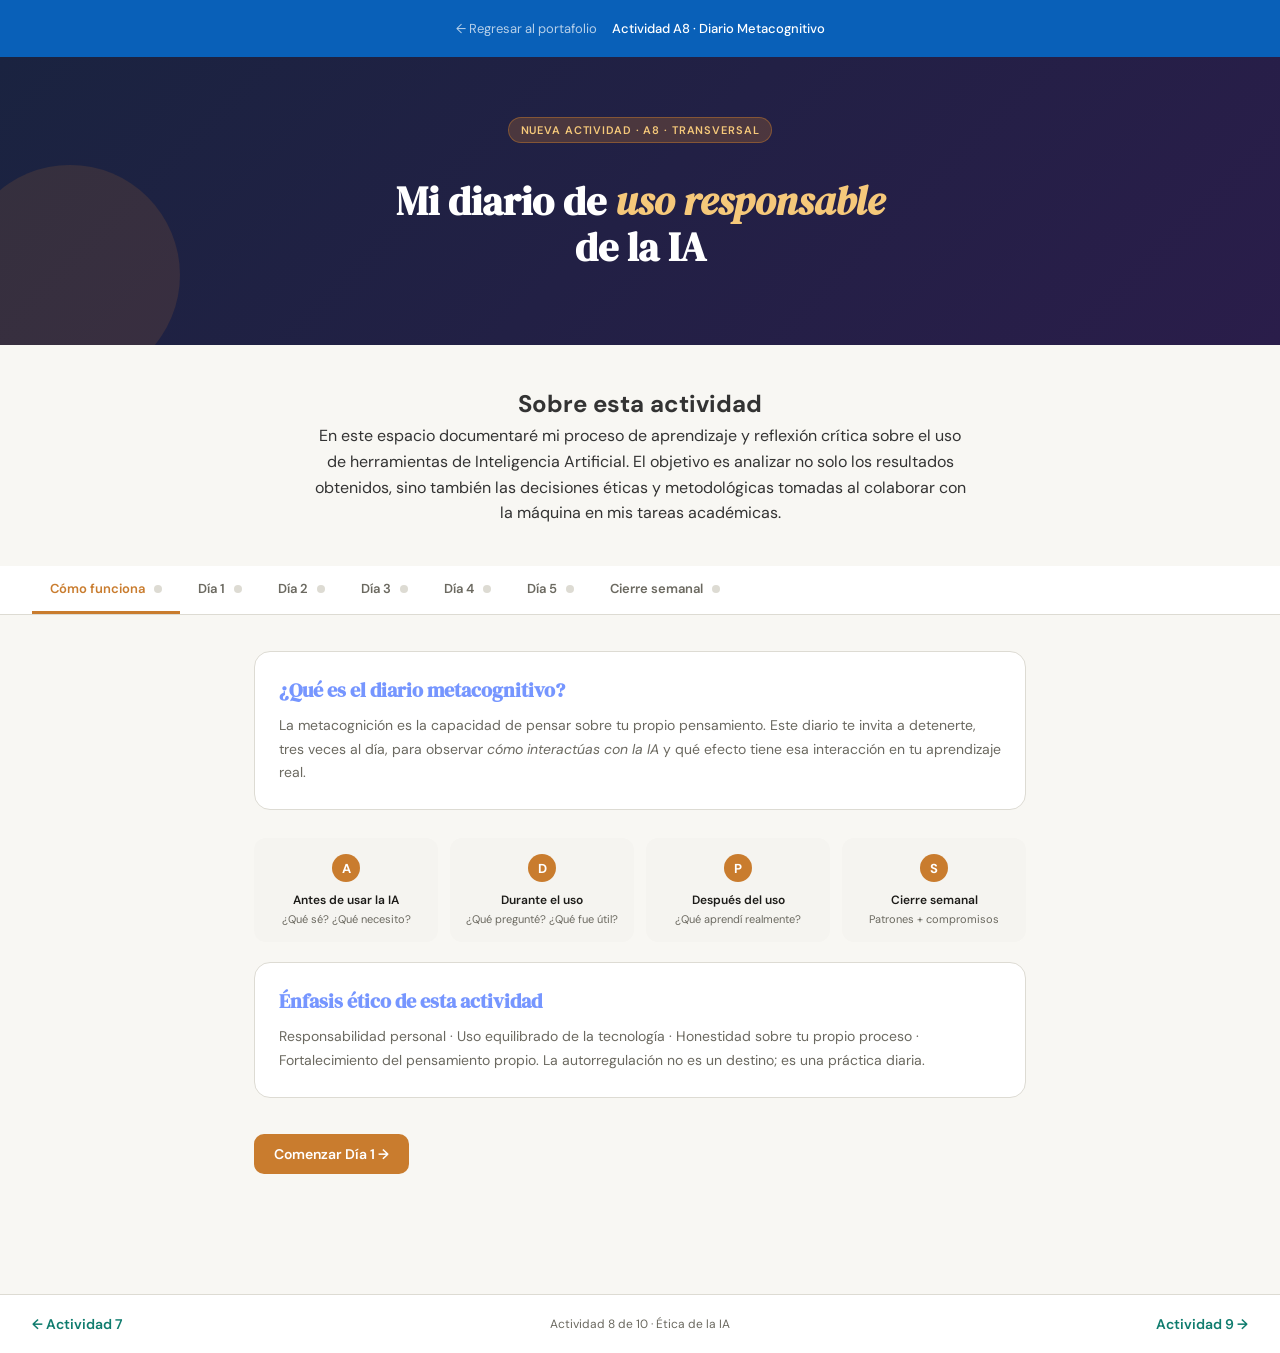
<file: a8-actividad.html>
<!DOCTYPE html>
<html lang="es">
<head>
<meta charset="UTF-8">
<meta name="viewport" content="width=device-width, initial-scale=1.0">
<title>A8 · Diario Metacognitivo — Ética en IA</title>
<link href="https://fonts.googleapis.com/css2?family=DM+Serif+Display:ital@0;1&family=DM+Sans:wght@300;400;500;600&display=swap" rel="stylesheet">
<style>
  :root {
    --navy: #7696ff;
    --amber: #c97c2e;
    --amber-light: #fdf3e7;
    --amber-mid: #f0d4a0;
    --teal: #0f7c6e;
    --teal-light: #e1f5f2;
    --teal-mid: #c5ede7;
    --green: #2e7d52;
    --green-light: #e8f5ee;
    --red: #c0392b;
    --red-light: #fdecea;
    --purple: #5b3fa6;
    --purple-light: #f0edfb;
    --gray: #f5f4f0;
    --gray-mid: #dddbd3;
    --text: #1c1b18;
    --text-muted: #6b6960;
    --border: #dddbd3;
    --white: #ffffff;
  }
  *, *::before, *::after { box-sizing: border-box; margin: 0; padding: 0; }
  body { font-family: 'DM Sans', sans-serif; background: #f8f7f3; color: var(--text); min-height: 100vh; }

  nav {
    background: var(--navy);
    padding: 14px 32px;
    display: flex;
    align-items: center;
    justify-content: space-between;
  }
  nav a { color: rgba(255,255,255,0.7); text-decoration: none; font-size: 13px; transition: color 0.2s; }
  nav a:hover { color: #fff; }
  nav .nav-title { color: #fff; font-size: 13px; font-weight: 500; }

  .hero {
    background: linear-gradient(135deg, #1a2340 0%, #2a1d4a 100%);
    color: #fff;
    padding: 56px 32px 48px;
    position: relative;
    overflow: hidden;
  }
  .hero::after {
    content: '';
    position: absolute;
    bottom: -40px; left: -40px;
    width: 220px; height: 220px;
    border-radius: 50%;
    background: rgba(201,124,46,0.15);
  }
  .hero-badge {
    display: inline-flex;
    align-items: center;
    gap: 8px;
    background: rgba(201,124,46,0.25);
    border: 1px solid rgba(201,124,46,0.45);
    color: #f5c87a;
    font-size: 11px;
    font-weight: 600;
    letter-spacing: 0.08em;
    text-transform: uppercase;
    padding: 5px 12px;
    border-radius: 20px;
    margin-bottom: 20px;
  }
  .hero h1 {
    font-family: 'DM Serif Display', serif;
    font-size: clamp(26px, 5vw, 40px);
    line-height: 1.15;
    max-width: 640px;
    margin-bottom: 14px;
  }
  .hero h1 em { font-style: italic; color: #f5c87a; }
  .hero p { font-size: 15px; line-height: 1.65; color: rgba(255,255,255,0.72); max-width: 560px; margin-bottom: 28px; }
  .hero-meta { display: flex; flex-wrap: wrap; gap: 20px; }
  .hero-meta-item { display: flex; align-items: center; gap: 7px; font-size: 13px; color: rgba(255,255,255,0.6); }
  .hero-meta-item span { color: rgba(255,255,255,0.9); font-weight: 500; }

  /* WEEK TABS */
  .week-nav {
    background: var(--white);
    border-bottom: 1px solid var(--border);
    padding: 0 32px;
    display: flex;
    gap: 0;
    overflow-x: auto;
    position: sticky;
    top: 0;
    z-index: 100;
  }
  .week-tab {
    padding: 14px 18px;
    font-size: 13px;
    font-weight: 600;
    color: var(--text-muted);
    border-bottom: 3px solid transparent;
    cursor: pointer;
    white-space: nowrap;
    transition: all 0.2s;
  }
  .week-tab:hover { color: var(--amber); }
  .week-tab.active { color: var(--amber); border-bottom-color: var(--amber); }
  .week-tab .badge {
    display: inline-block;
    width: 8px; height: 8px;
    border-radius: 50%;
    background: var(--gray-mid);
    margin-left: 6px;
    vertical-align: middle;
  }
  .week-tab .badge.done { background: var(--teal); }

  main { max-width: 820px; margin: 0 auto; padding: 36px 24px 80px; }

  /* INTRO BOX */
  .intro-box {
    background: var(--white);
    border: 1px solid var(--border);
    border-radius: 16px;
    padding: 24px;
    margin-bottom: 28px;
  }
  .intro-box h2 { font-family: 'DM Serif Display', serif; font-size: 20px; margin-bottom: 10px; color: var(--navy); }
  .intro-box p { font-size: 14px; line-height: 1.7; color: var(--text-muted); }

  /* HOW IT WORKS */
  .timeline {
    display: grid;
    grid-template-columns: repeat(auto-fit, minmax(160px, 1fr));
    gap: 12px;
    margin: 20px 0;
  }
  .timeline-step {
    background: var(--gray);
    border-radius: 12px;
    padding: 16px 14px;
    text-align: center;
    position: relative;
  }
  .timeline-step-num {
    width: 28px; height: 28px;
    border-radius: 50%;
    background: var(--amber);
    color: #fff;
    font-size: 13px;
    font-weight: 700;
    display: flex;
    align-items: center;
    justify-content: center;
    margin: 0 auto 10px;
  }
  .timeline-step-label { font-size: 12px; font-weight: 600; color: var(--text); margin-bottom: 4px; }
  .timeline-step-when { font-size: 11px; color: var(--text-muted); }

  /* DAY ENTRY */
  .day-panel { display: none; }
  .day-panel.active { display: block; }

  .day-header {
    display: flex;
    align-items: center;
    justify-content: space-between;
    margin-bottom: 20px;
    flex-wrap: wrap;
    gap: 12px;
  }
  .day-title { font-family: 'DM Serif Display', serif; font-size: 22px; color: var(--navy); }
  .day-subtitle { font-size: 13px; color: var(--text-muted); margin-top: 2px; }

  /* DIARY CARD */
  .diary-card {
    background: var(--white);
    border: 1px solid var(--border);
    border-radius: 14px;
    overflow: hidden;
    margin-bottom: 16px;
  }
  .diary-card-header {
    display: flex;
    align-items: center;
    gap: 12px;
    padding: 14px 20px;
    background: var(--gray);
    border-bottom: 1px solid var(--border);
  }
  .diary-phase {
    font-size: 11px;
    font-weight: 700;
    letter-spacing: 0.08em;
    text-transform: uppercase;
    padding: 4px 10px;
    border-radius: 20px;
  }
  .phase-before { background: #e8f5ee; color: #2e7d52; }
  .phase-during { background: var(--amber-light); color: #7a4b10; }
  .phase-after { background: var(--teal-light); color: var(--teal); }
  .phase-weekly { background: var(--purple-light); color: var(--purple); }
  .diary-phase-title { font-size: 14px; font-weight: 600; color: var(--text); }
  .diary-card-body { padding: 18px 20px; }

  .field-label { display: block; font-size: 13px; font-weight: 600; color: var(--text); margin-bottom: 6px; }
  .field-hint { font-size: 12px; color: var(--text-muted); margin-bottom: 8px; line-height: 1.5; }
  textarea, input[type="text"], input[type="range"] {
    width: 100%;
    font-family: 'DM Sans', sans-serif;
    font-size: 14px;
    color: var(--text);
    background: var(--gray);
    border: 1.5px solid var(--border);
    border-radius: 10px;
    padding: 11px 13px;
    outline: none;
    transition: border-color 0.2s, background 0.2s;
    resize: vertical;
  }
  textarea:focus, input[type="text"]:focus {
    border-color: var(--amber);
    background: var(--white);
  }
  .field-group { margin-bottom: 18px; }
  .word-count { font-size: 11px; color: var(--text-muted); margin-top: 5px; text-align: right; }
  .word-count.ok { color: var(--green); font-weight: 600; }

  /* METER */
  .meter-group { margin: 12px 0; }
  .meter-row {
    display: flex;
    align-items: center;
    gap: 12px;
    margin-bottom: 12px;
    flex-wrap: wrap;
  }
  .meter-label { font-size: 13px; flex: 1; min-width: 160px; }
  input[type="range"] {
    flex: 1;
    min-width: 100px;
    height: 5px;
    padding: 0;
    border: none;
    background: var(--gray-mid);
    border-radius: 3px;
    accent-color: var(--amber);
    cursor: pointer;
  }
  .meter-val { font-size: 13px; font-weight: 700; color: var(--amber); min-width: 24px; text-align: right; }

  /* DEPENDENCY ALERT */
  .dep-check {
    background: var(--red-light);
    border: 1px solid #f5c0bb;
    border-left: 4px solid var(--red);
    border-radius: 10px;
    padding: 14px 16px;
    margin: 14px 0;
    font-size: 13px;
    line-height: 1.65;
    color: #7a1e1e;
    display: none;
  }
  .dep-check.show { display: block; }

  /* RADIO BUTTONS */
  .radio-group { display: flex; flex-wrap: wrap; gap: 8px; margin: 10px 0; }
  .radio-btn {
    padding: 8px 14px;
    border-radius: 20px;
    border: 1.5px solid var(--border);
    background: var(--gray);
    font-size: 13px;
    font-weight: 500;
    cursor: pointer;
    transition: all 0.15s;
    color: var(--text);
  }
  .radio-btn:hover { border-color: var(--amber); background: var(--amber-light); }
  .radio-btn.selected { border-color: var(--amber); background: var(--amber-light); color: #7a4b10; font-weight: 600; }

  /* AI TOOLS USED */
  .tools-chips { display: flex; flex-wrap: wrap; gap: 8px; margin: 10px 0; }
  .tool-chip {
    padding: 6px 12px;
    border-radius: 20px;
    border: 1.5px solid var(--border);
    background: var(--gray);
    font-size: 12px;
    font-weight: 500;
    cursor: pointer;
    transition: all 0.15s;
    color: var(--text-muted);
  }
  .tool-chip:hover { border-color: var(--navy); color: var(--navy); }
  .tool-chip.selected { border-color: var(--navy); background: var(--navy); color: #fff; }

  /* SUMMARY PANEL */
  .summary-panel {
    background: var(--white);
    border: 1px solid var(--border);
    border-radius: 16px;
    padding: 24px;
    margin-top: 24px;
    display: none;
  }
  .summary-panel.visible { display: block; }
  .summary-panel h3 { font-family: 'DM Serif Display', serif; font-size: 18px; color: var(--navy); margin-bottom: 16px; }

  .week-grid {
    display: grid;
    grid-template-columns: repeat(auto-fit, minmax(120px, 1fr));
    gap: 10px;
    margin-bottom: 20px;
  }
  .week-stat {
    background: var(--gray);
    border-radius: 10px;
    padding: 12px;
    text-align: center;
  }
  .week-stat-val { font-size: 22px; font-weight: 700; color: var(--navy); }
  .week-stat-label { font-size: 11px; color: var(--text-muted); margin-top: 4px; }

  /* BTN */
  .btn {
    display: inline-flex;
    align-items: center;
    gap: 7px;
    padding: 11px 20px;
    border-radius: 10px;
    font-family: 'DM Sans', sans-serif;
    font-size: 14px;
    font-weight: 600;
    cursor: pointer;
    border: none;
    transition: all 0.2s;
  }
  .btn-amber { background: var(--amber); color: #fff; }
  .btn-amber:hover { background: #b06a20; }
  .btn-secondary { background: var(--gray); color: var(--text); border: 1.5px solid var(--border); }
  .btn-secondary:hover { background: var(--gray-mid); }
  .btn-navy { background: var(--navy); color: #fff; }
  .btn-navy:hover { background: #131929; }

  /* EVIDENCE */
  .evidence-box {
    background: var(--gray);
    border: 1px solid var(--border);
    border-radius: 12px;
    padding: 20px;
    margin-top: 20px;
    font-size: 13px;
    line-height: 1.7;
    white-space: pre-wrap;
    display: none;
    color: var(--text);
  }
  .evidence-box.visible { display: block; }
  .evidence-header {
    font-size: 11px;
    font-weight: 700;
    letter-spacing: 0.08em;
    text-transform: uppercase;
    color: var(--text-muted);
    margin-bottom: 10px;
    padding-bottom: 8px;
    border-bottom: 1px solid var(--border);
  }

  .footer-nav {
    border-top: 1px solid var(--border);
    background: var(--white);
    padding: 20px 32px;
    display: flex;
    align-items: center;
    justify-content: space-between;
    margin-top: 40px;
  }
  .footer-nav a { color: var(--teal); text-decoration: none; font-size: 14px; font-weight: 600; display: flex; align-items: center; gap: 6px; }
  .footer-nav a:hover { color: var(--navy); }
  .footer-center { font-size: 12px; color: var(--text-muted); text-align: center; }

  @media (max-width: 600px) {
    .hero, nav, .week-nav { padding-left: 20px; padding-right: 20px; }
    main { padding: 20px 16px 60px; }
    .footer-nav { padding: 16px 20px; }
  }
</style>
</head>
<body>

<style>
  /* Contenedor azul que ocupa todo el ancho */
  .hero {
    width: 100%;
    display: flex;
    flex-direction: column;
    align-items: center;
    text-align: center;
    padding: 60px 20px;
    background-color: #0056b3; /* Color azul */
    color: white;
  }

  .hero h1 {
    margin: 15px 0;
  }

  /* Estilo para la introducción */
  .intro {
    max-width: 700px;
    margin: 40px auto;
    text-align: center;
    line-height: 1.6;
    color: #333;
    padding: 0 20px;
  }

  /* Centrado del nav */
  nav {
    display: flex;
    justify-content: center;
    gap: 15px;
    padding: 20px;
    background: #0960b8;
  }
</style>

<nav>
  <a class="back-link" href="index.html">← Regresar al portafolio</a> 
  <span class="nav-title">Actividad A8 · Diario Metacognitivo</span>
</nav>

<div class="hero">
  <div class="hero-badge">Nueva actividad · A8 · Transversal</div>
  <h1>Mi diario de <em>uso responsable</em><br>de la IA</h1>
</div>

<div class="intro">
  <h2>Sobre esta actividad</h2>
  <p>En este espacio documentaré mi proceso de aprendizaje y reflexión crítica sobre el uso de herramientas de Inteligencia Artificial. El objetivo es analizar no solo los resultados obtenidos, sino también las decisiones éticas y metodológicas tomadas al colaborar con la máquina en mis tareas académicas.</p>
</div>

<div class="week-nav" id="weekNav">
  <div class="week-tab active" onclick="showDay(0)">Cómo funciona <span class="badge" id="b-intro"></span></div>
  <div class="week-tab" onclick="showDay(1)">Día 1 <span class="badge" id="b-1"></span></div>
  <div class="week-tab" onclick="showDay(2)">Día 2 <span class="badge" id="b-2"></span></div>
  <div class="week-tab" onclick="showDay(3)">Día 3 <span class="badge" id="b-3"></span></div>
  <div class="week-tab" onclick="showDay(4)">Día 4 <span class="badge" id="b-4"></span></div>
  <div class="week-tab" onclick="showDay(5)">Día 5 <span class="badge" id="b-5"></span></div>
  <div class="week-tab" onclick="showDay(6)">Cierre semanal <span class="badge" id="b-6"></span></div>
</div>

<main>

  <!-- PANEL 0: INTRO -->
  <div class="day-panel active" id="panel-0">
    <div class="intro-box">
      <h2>¿Qué es el diario metacognitivo?</h2>
      <p>La metacognición es la capacidad de pensar sobre tu propio pensamiento. Este diario te invita a detenerte, tres veces al día, para observar <em>cómo interactúas con la IA</em> y qué efecto tiene esa interacción en tu aprendizaje real.</p>
    </div>

    <div class="timeline">
      <div class="timeline-step">
        <div class="timeline-step-num">A</div>
        <div class="timeline-step-label">Antes de usar la IA</div>
        <div class="timeline-step-when">¿Qué sé? ¿Qué necesito?</div>
      </div>
      <div class="timeline-step">
        <div class="timeline-step-num">D</div>
        <div class="timeline-step-label">Durante el uso</div>
        <div class="timeline-step-when">¿Qué pregunté? ¿Qué fue útil?</div>
      </div>
      <div class="timeline-step">
        <div class="timeline-step-num">P</div>
        <div class="timeline-step-label">Después del uso</div>
        <div class="timeline-step-when">¿Qué aprendí realmente?</div>
      </div>
      <div class="timeline-step">
        <div class="timeline-step-num">S</div>
        <div class="timeline-step-label">Cierre semanal</div>
        <div class="timeline-step-when">Patrones + compromisos</div>
      </div>
    </div>

    <div class="intro-box" style="margin-top:16px">
      <h2>Énfasis ético de esta actividad</h2>
      <p>Responsabilidad personal · Uso equilibrado de la tecnología · Honestidad sobre tu propio proceso · Fortalecimiento del pensamiento propio. La autorregulación no es un destino; es una práctica diaria.</p>
    </div>

    <button class="btn btn-amber" onclick="showDay(1)" style="margin-top:8px">Comenzar Día 1 →</button>
  </div>

  <!-- DÍAS 1-5 -->
  <div id="day-panels"></div>

  <!-- PANEL 6: CIERRE SEMANAL -->
  <div class="day-panel" id="panel-6">
    <div class="day-header">
      <div>
        <div class="day-title">Cierre semanal</div>
        <div class="day-subtitle">Reflexión integradora · Al finalizar los 5 días de registro</div>
      </div>
    </div>

    <div class="diary-card">
      <div class="diary-card-header">
        <span class="diary-phase phase-weekly">Síntesis semanal</span>
        <span class="diary-phase-title">Patrones, aprendizajes y compromisos</span>
      </div>
      <div class="diary-card-body">

        <div class="field-group">
          <label class="field-label">Mirando toda la semana: ¿cuándo fue la IA más útil para tu aprendizaje?</label>
          <p class="field-hint">Describe una situación concreta en que la IA funcionó como aliada genuina de tu pensamiento (no como sustituta).</p>
          <textarea id="w-util" rows="3" placeholder="Ej: El día 3, cuando tenía claro el problema de mecánica cuántica pero no recordaba cómo plantear la ecuación de onda. La IA me mostró el camino, yo lo seguí y verifiqué cada paso. Aprendí el procedimiento porque ya tenía el marco conceptual..." oninput="countWords(this,'wc-wutil',50)"></textarea>
          <div class="word-count" id="wc-wutil">0 palabras · mínimo 50</div>
        </div>

        <div class="field-group">
          <label class="field-label">¿En qué momento la IA estuvo a punto de reemplazar tu esfuerzo cognitivo?</label>
          <p class="field-hint">Sé honesto/a. La dependencia no es un fracaso; reconocerla es el primer paso.</p>
          <textarea id="w-depend" rows="3" placeholder="Ej: El día 2 copié casi íntegra la introducción de un ensayo que generó la IA porque tenía afán. Me di cuenta cuando el docente preguntó sobre el argumento y no supe defenderlo con mis propias palabras..." oninput="countWords(this,'wc-wdepend',40)"></textarea>
          <div class="word-count" id="wc-wdepend">0 palabras · mínimo 40</div>
        </div>

        <div class="field-group">
          <label class="field-label">¿Qué patrón de uso de IA identificas en ti mismo/a después de esta semana?</label>
          <div class="radio-group" id="patternGroup">
            <div class="radio-btn" onclick="selectPattern(this,'Exploradora: uso la IA para abrir caminos que luego recorro solo/a')">🔭 Exploradora</div>
            <div class="radio-btn" onclick="selectPattern(this,'Verificadora: consulto la IA para contrastar lo que ya sé')">✅ Verificadora</div>
            <div class="radio-btn" onclick="selectPattern(this,'Aceleradora: la IA me ayuda a hacer más rápido lo que ya sé hacer')">⚡ Aceleradora</div>
            <div class="radio-btn" onclick="selectPattern(this,'Delegadora: tiendo a dejar que la IA decida por mí cuando tengo dudas')">🤖 Delegadora</div>
            <div class="radio-btn" onclick="selectPattern(this,'Evitadora: evito la IA por desconfianza o desconocimiento')">🚫 Evitadora</div>
            <div class="radio-btn" onclick="selectPattern(this,'Otro patrón')">💡 Otro</div>
          </div>
          <input type="hidden" id="w-pattern" value="">
        </div>

        <div class="field-group">
          <label class="field-label">Como futuro/a docente de Física: ¿qué conversación tendrías con tus estudiantes sobre el uso de IA?</label>
          <p class="field-hint">Basándote en lo que viviste esta semana, ¿qué les dirías que nadie te dijo a ti? Mínimo 60 palabras.</p>
          <textarea id="w-docente" rows="4" placeholder="Ej: Les diría que la IA no sabe física, sabe patrones de texto sobre física. La diferencia importa cuando el experimento no sale como predijo el modelo. Por eso el pensamiento crítico no es solo una competencia ética, es una necesidad técnica: si no entiendes qué hizo la IA, no puedes detectar cuándo se equivocó..." oninput="countWords(this,'wc-wdocente',60)"></textarea>
          <div class="word-count" id="wc-wdocente">0 palabras · mínimo 60</div>
        </div>

        <div class="field-group">
          <label class="field-label">Tres compromisos concretos y verificables para el próximo mes</label>
          <p class="field-hint">No "usar la IA responsablemente". Compromisos específicos, medibles, del tipo: "Antes de consultar la IA para un problema de [X], primero haré [Y]".</p>
          <textarea id="w-compromisos" rows="4" placeholder="1. Antes de consultar la IA para problemas de mecánica, intentaré resolverlos al menos 20 minutos por mi cuenta y registraré dónde me bloqueé.
2. Cada vez que use IA para texto académico, citaré su uso en el pie de página del documento.
3. Una vez por semana revisaré mis registros del diario para ver si mi patrón de uso cambió." oninput="countWords(this,'wc-wcomp',50)"></textarea>
          <div class="word-count" id="wc-wcomp">0 palabras · mínimo 50</div>
        </div>

      </div>
    </div>

    <!-- SUMMARY -->
    <div class="summary-panel" id="summaryPanel">
      <h3>Resumen de la semana</h3>
      <div class="week-grid" id="weekStats"></div>
    </div>

    <button class="btn btn-navy" onclick="generateFullEvidence()">📋 Generar evidencia completa del diario</button>
    <div id="evidenceBox" class="evidence-box">
      <div class="evidence-header">Diario Metacognitivo — Actividad A8 · Evidencia completa</div>
      <div id="evidenceContent"></div>
    </div>
    <div style="display:flex;gap:10px;margin-top:12px;flex-wrap:wrap">
      <button class="btn btn-secondary" onclick="window.print()">🖨️ Imprimir / PDF</button>
      <button class="btn btn-secondary" onclick="copyEv()">📋 Copiar texto</button>
    </div>

  </div>
</main>

<div class="footer-nav">
  <a href="a7-actividad.html">← Actividad 7</a>
  <div class="footer-center">Actividad 8 de 10 · Ética de la IA</div>
  <a href="A9-evaluación.html">Actividad 9 →</a>
</div>

<script>
const dayData = {
  1: { title: 'Día 1', subtitle: 'Primera observación — sin presiones, solo observar', context: 'Elige una tarea académica de hoy en la que usarás (o ya usaste) alguna IA.' },
  2: { title: 'Día 2', subtitle: 'Registro con atención al "por qué"', context: 'Hoy añade la pregunta: ¿por qué recurrí a la IA en ese momento? ¿Qué me faltaba o qué buscaba?' },
  3: { title: 'Día 3', subtitle: 'Registro de una decisión de NO usar la IA', context: 'Hoy registra también un momento en que decidiste NO usar la IA. ¿Qué te llevó a esa decisión?' },
  4: { title: 'Día 4', subtitle: 'Atención a los límites de la IA', context: 'Hoy documenta específicamente en qué falló o se quedó corta la respuesta de la IA.' },
  5: { title: 'Día 5', subtitle: 'Síntesis parcial — ¿qué está cambiando?', context: 'Después de 4 días, ¿notas algún cambio en cómo usas la IA o en cómo evalúas sus respuestas?' }
};

function buildDayPanels() {
  const container = document.getElementById('day-panels');
  for (let d = 1; d <= 5; d++) {
    const info = dayData[d];
    const div = document.createElement('div');
    div.className = 'day-panel';
    div.id = 'panel-' + d;
    div.innerHTML = `
      <div class="day-header">
        <div>
          <div class="day-title">${info.title}</div>
          <div class="day-subtitle">${info.subtitle}</div>
        </div>
        <button class="btn btn-secondary" onclick="showDay(${d-1})">← Anterior</button>
      </div>
      <div style="background:var(--amber-light);border:1px solid var(--amber-mid);border-radius:10px;padding:13px 16px;margin-bottom:20px;font-size:13px;line-height:1.6;color:#7a4b10">
        <strong>Contexto del día ${d}:</strong> ${info.context}
      </div>

      <div class="diary-card">
        <div class="diary-card-header">
          <span class="diary-phase phase-before">Antes</span>
          <span class="diary-phase-title">Antes de usar la IA</span>
        </div>
        <div class="diary-card-body">
          <div class="field-group">
            <label class="field-label">¿Qué ya sé sobre este tema? ¿Qué me falta?</label>
            <textarea id="d${d}-before-know" rows="2" placeholder="Ej: Sé que la ecuación de Schrödinger describe la evolución del estado cuántico, pero no recuerdo cómo resolver el pozo infinito. Me falta el procedimiento..." oninput="countWords(this,'wc-d${d}-bk',20)"></textarea>
            <div class="word-count" id="wc-d${d}-bk">0 palabras · mínimo 20</div>
          </div>
          <div class="field-group">
            <label class="field-label">¿Qué espero obtener de la IA?</label>
            <div class="radio-group">
              <div class="radio-btn" onclick="selectRadio(this,'d${d}-expect','Una respuesta directa que pueda usar')">Una respuesta directa</div>
              <div class="radio-btn" onclick="selectRadio(this,'d${d}-expect','Una explicación para entender')">Una explicación</div>
              <div class="radio-btn" onclick="selectRadio(this,'d${d}-expect','Ideas para empezar')">Ideas para empezar</div>
              <div class="radio-btn" onclick="selectRadio(this,'d${d}-expect','Verificar lo que ya hice')">Verificar lo que hice</div>
              <div class="radio-btn" onclick="selectRadio(this,'d${d}-expect','Ahorrar tiempo')">Ahorrar tiempo</div>
            </div>
            <input type="hidden" id="d${d}-expect" value="">
          </div>
          <div class="field-group">
            <label class="field-label">Herramientas de IA que planeas usar hoy</label>
            <div class="tools-chips">
              ${['ChatGPT','Gemini','Claude','Copilot','Perplexity','NotebookLM','Otra'].map(t =>
                `<div class="tool-chip" onclick="toggleTool(this,'d${d}-tools','${t}')">${t}</div>`
              ).join('')}
            </div>
            <input type="hidden" id="d${d}-tools" value="">
          </div>
        </div>
      </div>

      <div class="diary-card">
        <div class="diary-card-header">
          <span class="diary-phase phase-during">Durante</span>
          <span class="diary-phase-title">Durante el uso de la IA</span>
        </div>
        <div class="diary-card-body">
          <div class="field-group">
            <label class="field-label">¿Qué le pregunté a la IA? (anota el prompt más importante)</label>
            <textarea id="d${d}-during-prompt" rows="2" placeholder="Ej: 'Explícame cómo resolver el problema del pozo de potencial infinito con condiciones de frontera en x=0 y x=L'" oninput="countWords(this,'wc-d${d}-dp',0)"></textarea>
            <div class="word-count" id="wc-d${d}-dp">0 palabras</div>
          </div>
          <div class="field-group">
            <label class="field-label">¿Qué parte de la respuesta fue genuinamente útil?</label>
            <textarea id="d${d}-during-useful" rows="2" placeholder="Ej: La forma de plantear las condiciones de frontera y la derivación de los valores propios fue exactamente lo que necesitaba..." oninput="countWords(this,'wc-d${d}-du',15)"></textarea>
            <div class="word-count" id="wc-d${d}-du">0 palabras · mínimo 15</div>
          </div>
          <div class="field-group">
            <label class="field-label">¿Qué decidí NO aceptar de la respuesta? ¿Por qué?</label>
            <textarea id="d${d}-during-reject" rows="2" placeholder="Ej: La IA simplificó la notación de Dirac de una manera incorrecta para el nivel de física cuántica que estamos viendo, así que la reescribí en la notación del curso..." oninput="countWords(this,'wc-d${d}-dr',10)"></textarea>
            <div class="word-count" id="wc-d${d}-dr">0 palabras · mínimo 10</div>
          </div>
        </div>
      </div>

      <div class="diary-card">
        <div class="diary-card-header">
          <span class="diary-phase phase-after">Después</span>
          <span class="diary-phase-title">Después del uso de la IA</span>
        </div>
        <div class="diary-card-body">
          <div class="field-group">
            <label class="field-label">¿Qué aprendí realmente (que pueda explicar con mis palabras)?</label>
            <textarea id="d${d}-after-learn" rows="3" placeholder="Ej: Aprendí que las condiciones de frontera determinan los valores propios de energía. Ahora puedo derivar el espectro energético del pozo infinito partiendo de la ecuación de onda, sin necesidad de la IA..." oninput="countWords(this,'wc-d${d}-al',30)"></textarea>
            <div class="word-count" id="wc-d${d}-al">0 palabras · mínimo 30</div>
          </div>
          <div class="field-group">
            <label class="field-label">¿Qué debo seguir estudiando sin IA?</label>
            <textarea id="d${d}-after-pending" rows="2" placeholder="Ej: La interpretación física del cuadrado de la función de onda. La IA da la fórmula, pero entender qué significa la probabilidad de posición requiere que yo trabaje con los ejemplos del libro..." oninput="countWords(this,'wc-d${d}-ap',15)"></textarea>
            <div class="word-count" id="wc-d${d}-ap">0 palabras · mínimo 15</div>
          </div>

          <label class="field-label" style="margin-bottom:10px">¿Cómo valoras tu nivel de autonomía hoy? (0 = total dependencia de la IA, 10 = total independencia)</label>
          <div class="meter-group">
            <div class="meter-row">
              <span class="meter-label">Autonomía intelectual</span>
              <input type="range" min="0" max="10" value="5" id="d${d}-auto" oninput="document.getElementById('v${d}-auto').textContent=this.value; checkDependency(${d})">
              <span class="meter-val" id="v${d}-auto">5</span>
            </div>
            <div class="meter-row">
              <span class="meter-label">Verificación crítica de la respuesta</span>
              <input type="range" min="0" max="10" value="5" id="d${d}-verif" oninput="document.getElementById('v${d}-verif').textContent=this.value">
              <span class="meter-val" id="v${d}-verif">5</span>
            </div>
          </div>

          <div class="dep-check" id="dep-${d}">
            ⚠️ <strong>Alerta de dependencia:</strong> Si tu autonomía fue baja hoy, no es motivo de culpa — es una señal valiosa. ¿Qué necesitarías para ser más autónomo/a en esta tarea mañana? Escríbelo abajo.
          </div>

          <div class="field-group">
            <label class="field-label">Reflexión del día (cierre personal)</label>
            <textarea id="d${d}-reflect" rows="3" placeholder="¿Cómo te sientes con respecto a tu uso de la IA hoy? ¿Algo te sorprendió? ¿Algo te preocupa? ¿Algo te da satisfacción?" oninput="countWords(this,'wc-d${d}-rf',20)"></textarea>
            <div class="word-count" id="wc-d${d}-rf">0 palabras · mínimo 20</div>
          </div>

          <button class="btn btn-amber" onclick="saveDay(${d})">Guardar Día ${d} ✓</button>
        </div>
      </div>
    `;
    container.appendChild(div);
  }
}

function showDay(n) {
  document.querySelectorAll('.day-panel').forEach(p => p.classList.remove('active'));
  document.getElementById('panel-' + n).classList.add('active');
  document.querySelectorAll('.week-tab').forEach((t,i) => t.classList.toggle('active', i === n));
  window.scrollTo({ top: 0, behavior: 'smooth' });
}

function selectRadio(el, fieldId, val) {
  const group = el.closest('.radio-group');
  group.querySelectorAll('.radio-btn').forEach(b => b.classList.remove('selected'));
  el.classList.add('selected');
  document.getElementById(fieldId).value = val;
}

function selectPattern(el, val) {
  const group = el.closest('.radio-group');
  group.querySelectorAll('.radio-btn').forEach(b => b.classList.remove('selected'));
  el.classList.add('selected');
  document.getElementById('w-pattern').value = val;
}

function toggleTool(el, fieldId, tool) {
  el.classList.toggle('selected');
  const field = document.getElementById(fieldId);
  const selected = new Set(field.value ? field.value.split(',') : []);
  if (el.classList.contains('selected')) selected.add(tool);
  else selected.delete(tool);
  field.value = [...selected].join(',');
}

function countWords(el, wcId, min) {
  const words = el.value.trim().split(/\s+/).filter(w => w.length > 0).length;
  const wcEl = document.getElementById(wcId);
  if (!wcEl) return;
  wcEl.textContent = words + ' palabras' + (min > 0 ? ' · mínimo ' + min : '');
  wcEl.className = 'word-count' + (words >= min ? ' ok' : '');
}

function checkDependency(d) {
  const val = parseInt(document.getElementById('d' + d + '-auto').value);
  const alert = document.getElementById('dep-' + d);
  if (alert) alert.classList.toggle('show', val <= 3);
}

function getVal(id) {
  const el = document.getElementById(id);
  return el ? el.value || '—' : '—';
}

const savedDays = {};
function saveDay(d) {
  savedDays[d] = {
    auto: getVal('d' + d + '-auto'),
    verif: getVal('d' + d + '-verif'),
    expect: getVal('d' + d + '-expect'),
    tools: getVal('d' + d + '-tools')
  };
  const badge = document.getElementById('b-' + d);
  if (badge) badge.classList.add('done');
  if (d < 5) {
    setTimeout(() => showDay(d + 1), 300);
  } else {
    setTimeout(() => showDay(6), 300);
  }
}

function generateFullEvidence() {
  const now = new Date().toLocaleString('es-CO');
  let text = 'Fecha: ' + now + '\n\n';

  for (let d = 1; d <= 5; d++) {
    text += `═══ DÍA ${d} ═══\n`;
    text += 'Lo que ya sabía: ' + getVal('d' + d + '-before-know') + '\n';
    text += 'Qué esperaba de la IA: ' + getVal('d' + d + '-expect') + '\n';
    text += 'Herramientas usadas: ' + getVal('d' + d + '-tools') + '\n';
    text += 'Prompt principal: ' + getVal('d' + d + '-during-prompt') + '\n';
    text += 'Qué fue útil: ' + getVal('d' + d + '-during-useful') + '\n';
    text += 'Qué rechacé: ' + getVal('d' + d + '-during-reject') + '\n';
    text += 'Qué aprendí realmente: ' + getVal('d' + d + '-after-learn') + '\n';
    text += 'Qué debo seguir sin IA: ' + getVal('d' + d + '-after-pending') + '\n';
    text += 'Autonomía: ' + getVal('d' + d + '-auto') + '/10 · Verificación: ' + getVal('d' + d + '-verif') + '/10\n';
    text += 'Reflexión del día: ' + getVal('d' + d + '-reflect') + '\n\n';
  }

  text += '═══ CIERRE SEMANAL ═══\n';
  text += 'Cuándo fue más útil la IA: ' + getVal('w-util') + '\n';
  text += 'Momento de riesgo de dependencia: ' + getVal('w-depend') + '\n';
  text += 'Patrón de uso identificado: ' + getVal('w-pattern') + '\n';
  text += 'Reflexión como futuro/a docente: ' + getVal('w-docente') + '\n';
  text += 'Tres compromisos concretos:\n' + getVal('w-compromisos');

  document.getElementById('evidenceContent').textContent = text;
  const box = document.getElementById('evidenceBox');
  box.classList.add('visible');
  box.scrollIntoView({ behavior: 'smooth' });
}

function copyEv() {
  const text = document.getElementById('evidenceContent').textContent;
  navigator.clipboard.writeText(text).then(() => alert('Diario copiado al portapapeles.'));
}

buildDayPanels();
</script>
</body>
</html>
</file>
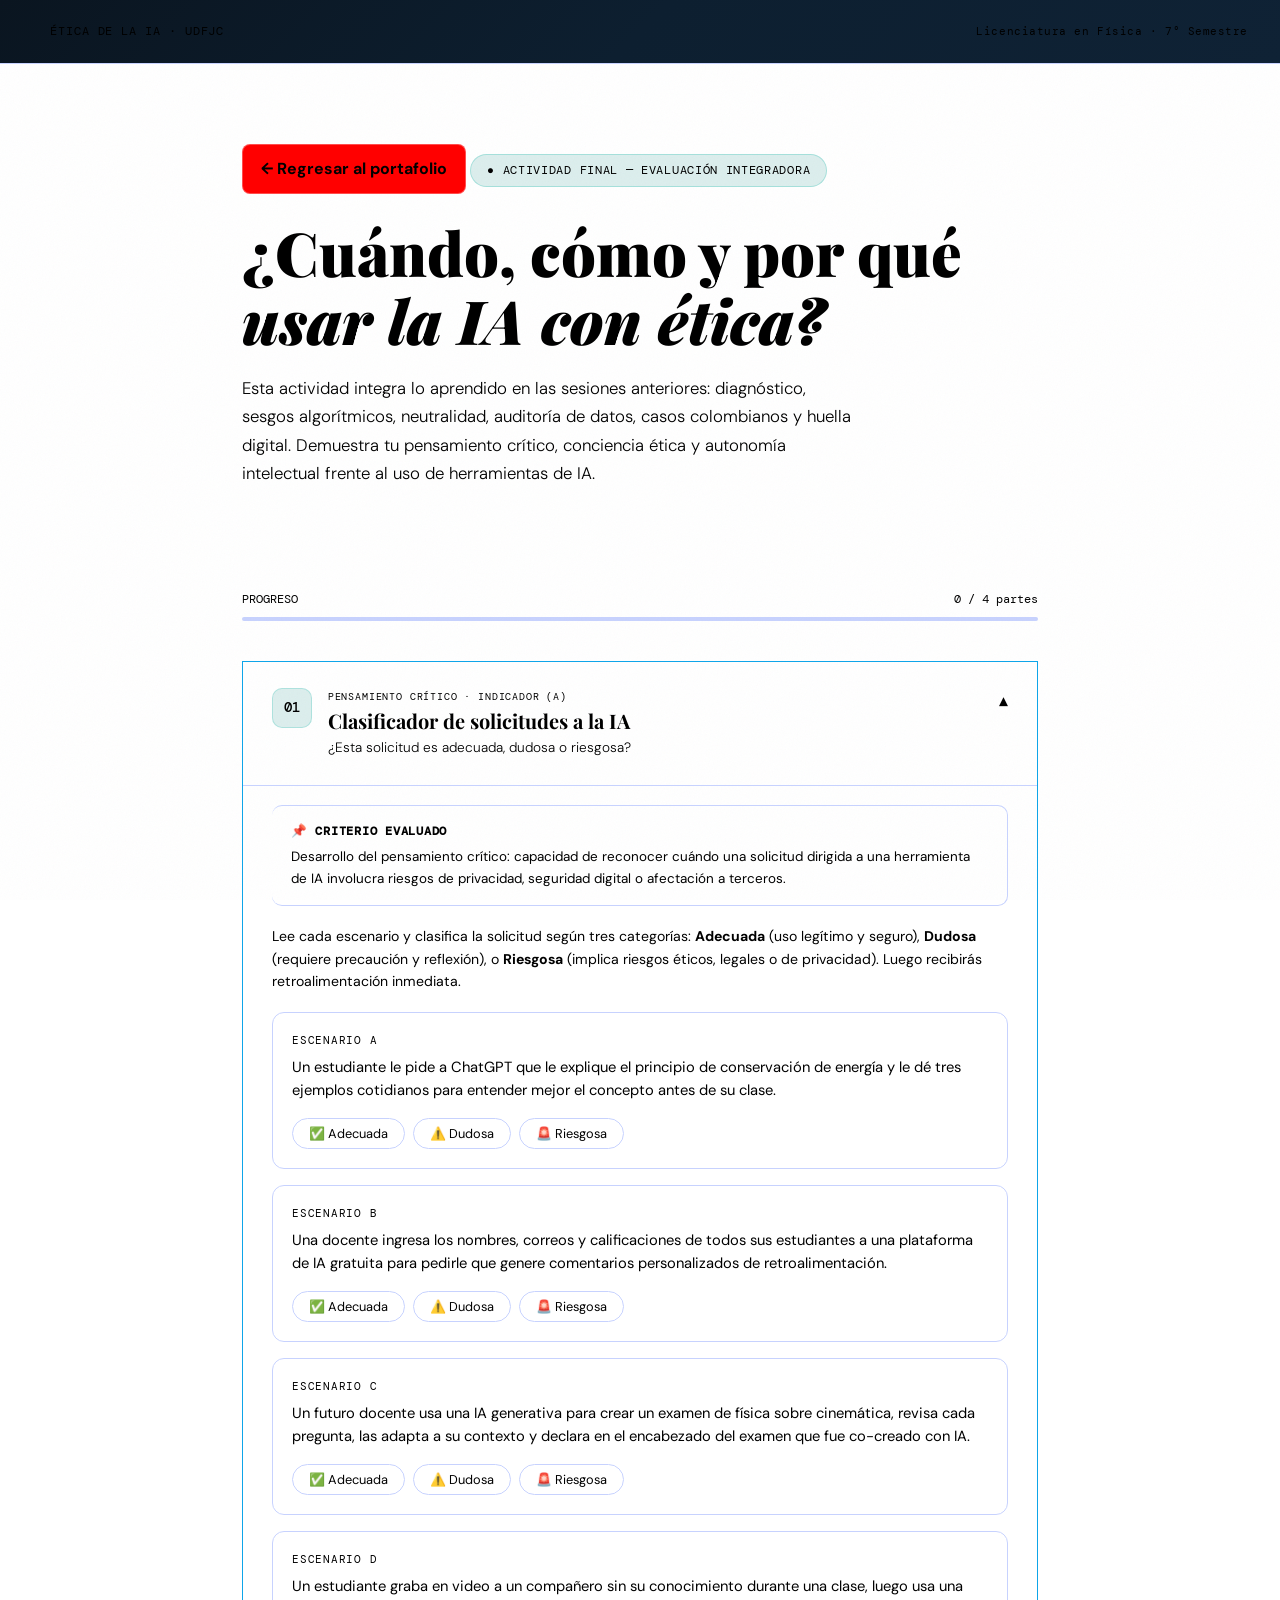
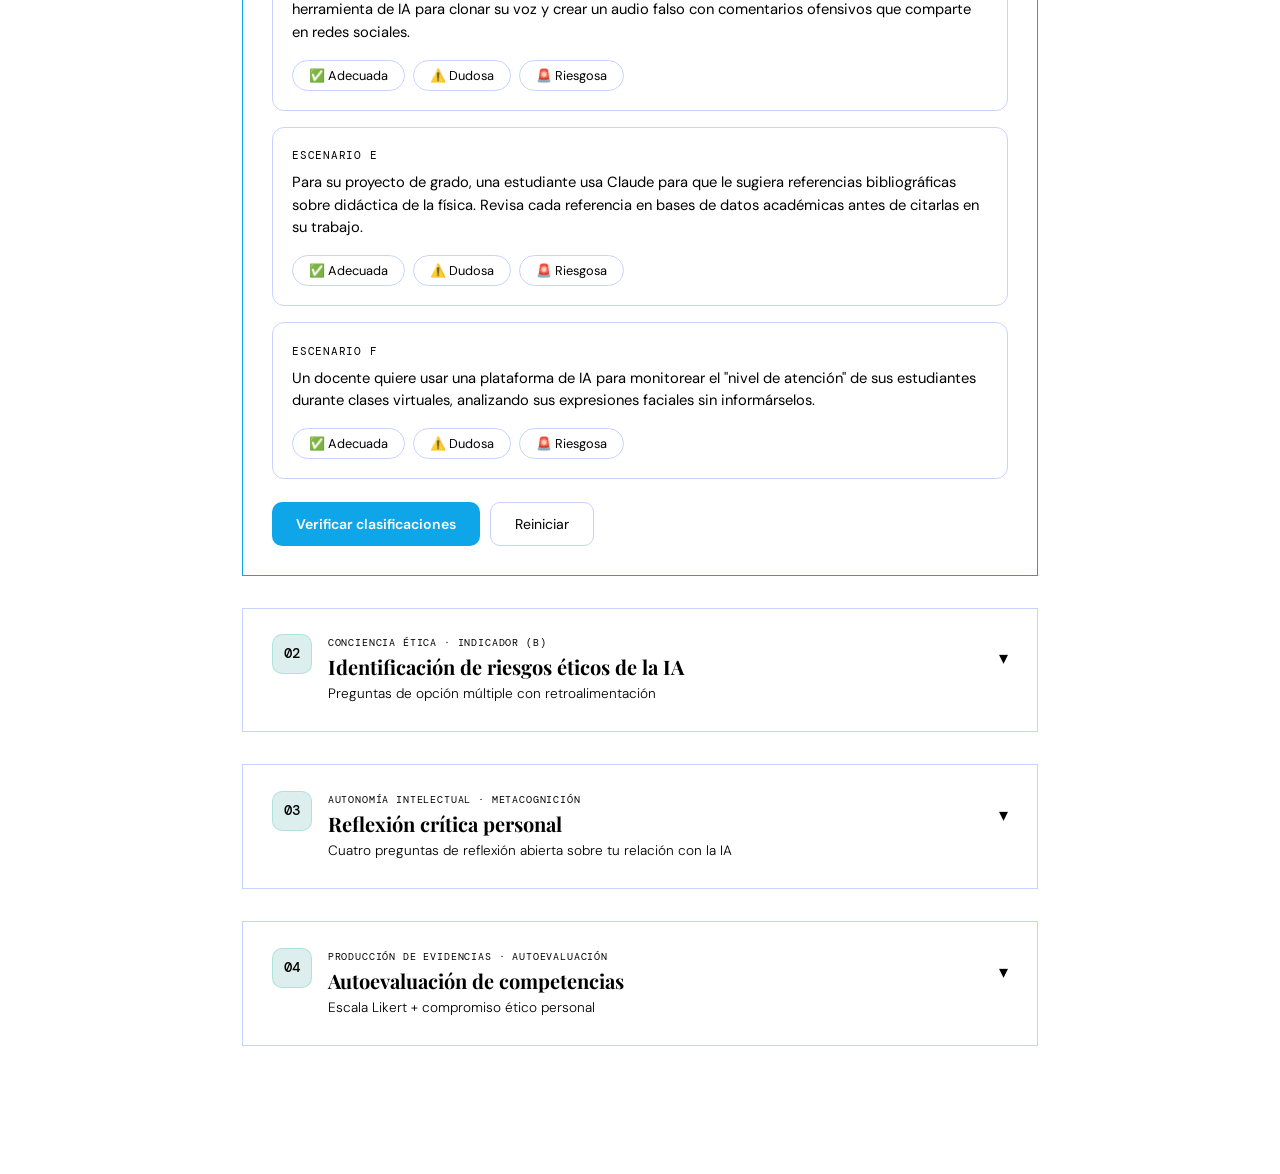
<file: A9-evaluación.html>
<!DOCTYPE html>
<html lang="es">
<head>
<meta charset="UTF-8"/>
<meta name="viewport" content="width=device-width, initial-scale=1.0"/>
<title>ACTIVIDAD FINAL — Evaluación Integradora | Ética de la IA</title>
<link rel="preconnect" href="https://fonts.googleapis.com"/>
<link href="https://fonts.googleapis.com/css2?family=Playfair+Display:ital,wght@0,700;0,900;1,700&family=DM+Sans:wght@300;400;500;600&family=DM+Mono:wght@400;500&display=swap" rel="stylesheet"/>
<style>
  :root {
      --navy: #ffffff;
      --gold: #f97316;
      --teal: #0ea5e9;
      --cream: #f8f8f8;
      --paper: #ffffff;
      --ink: #0f172a;
      --text-dark: #0f172a;
      --text-muted: #475569;
      --border: #c7d2fe;
      --success: #16a34a;
      --danger: #be123c;
      --primary-dark: #0f172a;
      --primary-medium: #2563eb;
      --white: #fcf4f4;
      --accent-yellow: #fbbf24;
      --text-yellow: #92400e;
  }

  *, *::before, *::after { box-sizing: border-box; margin: 0; padding: 0; }

  html { scroll-behavior: smooth; }

  body {
    background: var(--navy);
    color: var(--text);
    font-family: 'DM Sans', sans-serif;
    font-weight: 400;
    line-height: 1.65;
    min-height: 100vh;
  }

  /* ── NOISE TEXTURE OVERLAY ───────────────────────── */
  body::before {
    content: '';
    position: fixed; inset: 0;
    background-image: url("data:image/svg+xml,%3Csvg xmlns='http://www.w3.org/2000/svg' width='300' height='300'%3E%3Cfilter id='n'%3E%3CfeTurbulence type='fractalNoise' baseFrequency='0.75' numOctaves='4' stitchTiles='stitch'/%3E%3C/filter%3E%3Crect width='300' height='300' filter='url(%23n)' opacity='0.035'/%3E%3C/svg%3E");
    pointer-events: none;
    z-index: 0;
  }

  /* ── HEADER ───────────────────────────────────────── */
  header {
    background: linear-gradient(135deg, #0a1520 0%, #0d1f30 50%, #0f2235 100%);
    border-bottom: 1px solid var(--border);
    padding: 0 2rem;
    position: sticky; top: 0; z-index: 100;
    display: flex; align-items: center; justify-content: space-between;
    height: 64px;
  }
  .logo-badge {
    display: flex; align-items: center; gap: 10px;
    font-family: 'DM Mono', monospace;
    font-size: 0.72rem; color: var(--teal-lt);
    letter-spacing: 0.08em; text-transform: uppercase;
  }
  .logo-dot { width: 8px; height: 8px; border-radius: 50%; background: var(--teal-lt); animation: pulse 2s infinite; }
  @keyframes pulse { 0%,100%{opacity:1;transform:scale(1)} 50%{opacity:.5;transform:scale(1.3)} }
  .header-tag {
    font-family: 'DM Mono', monospace; font-size: 0.68rem;
    color: var(--muted); letter-spacing: 0.05em;
  }

  /* ── HERO ─────────────────────────────────────────── */
  .hero {
    padding: 5rem 2rem 4rem;
    max-width: 860px; margin: 0 auto;
    position: relative;
  }
  .back-link { display: inline-flex; align-items: center; gap: 8px; margin-bottom: 1.5rem; padding: 11px 18px; border-radius: 8px; background: #ff0000; color: #000000; text-decoration: none; font-weight: 700; border: 1px solid rgba(255,255,255,0.3); transition: background 0.2s; }
  .back-link:hover { background: #e60000; }
  .activity-label {
    display: inline-flex; align-items: center; gap: 8px;
    background: rgba(26,143,133,0.15);
    border: 1px solid rgba(43,192,180,0.3);
    border-radius: 100px;
    padding: 6px 16px;
    font-family: 'DM Mono', monospace; font-size: 0.72rem;
    color: var(--teal-lt); letter-spacing: 0.06em;
    margin-bottom: 1.8rem;
  }
  .hero h1 {
    font-family: 'Playfair Display', serif;
    font-size: clamp(2.2rem, 5vw, 3.8rem);
    line-height: 1.12;
    font-weight: 900;
    margin-bottom: 1.2rem;
  }
  .hero h1 em { color: var(--teal-lt); font-style: italic; }
  .hero-sub {
    font-size: 1.05rem; color: var(--muted);
    max-width: 620px; margin-bottom: 2.4rem;
    font-weight: 300; line-height: 1.7;
  }
  .hero-meta {
    display: flex; flex-wrap: wrap; gap: 1.2rem;
    font-size: 0.8rem; color: var(--muted);
    font-family: 'DM Mono', monospace;
  }
  .hero-meta span { display: flex; align-items: center; gap: 6px; }
  .hero-meta .dot { width: 5px; height: 5px; border-radius: 50%; background: var(--amber); }

  /* ── PROGRESS BAR ─────────────────────────────────── */
  .progress-wrap {
    max-width: 860px; margin: 0 auto 2.5rem;
    padding: 0 2rem;
  }
  .progress-header {
    display: flex; justify-content: space-between;
    font-family: 'DM Mono', monospace; font-size: 0.72rem;
    color: var(--muted); margin-bottom: 8px;
  }
  .progress-bar { height: 4px; background: var(--border); border-radius: 4px; overflow: hidden; }
  .progress-fill {
    height: 100%; background: linear-gradient(90deg, var(--teal), var(--teal-lt));
    border-radius: 4px; width: 0%;
    transition: width 0.5s ease;
  }

  /* ── MAIN LAYOUT ──────────────────────────────────── */
  main {
    max-width: 860px; margin: 0 auto;
    padding: 0 2rem 6rem;
    position: relative; z-index: 1;
  }

  /* ── SECTION CARDS ────────────────────────────────── */
  .section-card {
    background: var(--card);
    border: 1px solid var(--border);
    border-radius: var(--radius);
    margin-bottom: 2rem;
    overflow: hidden;
    transition: border-color 0.3s;
  }
  .section-card.active { border-color: var(--teal); }
  .section-card.completed { border-color: var(--green); }

  .section-header {
    display: flex; align-items: flex-start; gap: 1rem;
    padding: 1.6rem 1.8rem;
    cursor: pointer;
    user-select: none;
  }
  .section-num {
    min-width: 40px; height: 40px;
    border-radius: 10px;
    background: rgba(26,143,133,0.15);
    border: 1px solid rgba(43,192,180,0.25);
    display: flex; align-items: center; justify-content: center;
    font-family: 'DM Mono', monospace; font-size: 0.85rem;
    color: var(--teal-lt); font-weight: 500;
    transition: all 0.3s;
  }
  .section-card.completed .section-num {
    background: rgba(63,191,127,0.2);
    border-color: rgba(63,191,127,0.4);
    color: var(--green);
  }
  .section-title-wrap { flex: 1; }
  .section-tag {
    font-family: 'DM Mono', monospace;
    font-size: 0.65rem;
    color: var(--muted); letter-spacing: 0.08em; text-transform: uppercase;
    margin-bottom: 4px;
  }
  .section-title {
    font-family: 'Playfair Display', serif;
    font-size: 1.25rem; font-weight: 700;
    line-height: 1.2;
  }
  .section-desc {
    font-size: 0.85rem; color: var(--muted);
    margin-top: 4px; font-weight: 300;
  }
  .chevron {
    color: var(--muted); font-size: 1.1rem;
    transition: transform 0.3s; padding-top: 10px;
  }
  .section-card.open .chevron { transform: rotate(180deg); }

  .section-body {
    display: none;
    padding: 0 1.8rem 1.8rem;
    border-top: 1px solid var(--border);
  }
  .section-card.open .section-body { display: block; }

  /* ── CRITERIA BANNER ──────────────────────────────── */
  .criteria-box {
    background: var(--card2);
    border: 1px solid var(--border);
    border-left: 3px solid var(--amber);
    border-radius: 10px;
    padding: 1rem 1.2rem;
    margin: 1.2rem 0;
    font-size: 0.84rem; color: var(--muted); line-height: 1.6;
  }
  .criteria-box strong { color: var(--amber); display: block; margin-bottom: 4px; font-size: 0.78rem; font-family: 'DM Mono', monospace; letter-spacing: 0.06em; text-transform: uppercase; }

  /* ── SCENARIO CARDS (PART 1) ────────────────────── */
  .scenarios-grid {
    display: grid; gap: 1rem; margin: 1.2rem 0;
  }
  .scenario-card {
    background: var(--card2);
    border: 1.5px solid var(--border);
    border-radius: 12px;
    padding: 1.2rem;
    transition: border-color 0.25s, background 0.25s;
  }
  .scenario-card .sc-label {
    font-family: 'DM Mono', monospace; font-size: 0.68rem;
    color: var(--muted); letter-spacing: 0.07em; text-transform: uppercase;
    margin-bottom: 6px;
  }
  .scenario-card .sc-text {
    font-size: 0.92rem; line-height: 1.55; margin-bottom: 1rem;
    color: var(--text);
  }
  .sc-options {
    display: flex; flex-wrap: wrap; gap: 8px;
  }
  .sc-btn {
    border: 1.5px solid var(--border);
    background: transparent;
    border-radius: 100px;
    padding: 6px 16px;
    font-family: 'DM Sans', sans-serif; font-size: 0.8rem;
    cursor: pointer; transition: all 0.2s;
    color: var(--text);
  }
  .sc-btn:hover { background: rgba(255,255,255,0.05); }
  .sc-btn.selected-adecuada { background: rgba(63,191,127,0.2); border-color: var(--green); color: var(--green); }
  .sc-btn.selected-dudosa { background: rgba(242,169,59,0.2); border-color: var(--amber); color: var(--amber); }
  .sc-btn.selected-riesgosa { background: rgba(232,93,117,0.2); border-color: var(--rose); color: var(--rose); }
  .sc-feedback {
    margin-top: 10px;
    padding: 10px 14px;
    border-radius: 8px;
    font-size: 0.82rem;
    line-height: 1.5;
    display: none;
  }
  .sc-feedback.show { display: block; }
  .sc-feedback.fb-adecuada { background: rgba(63,191,127,0.12); border: 1px solid rgba(63,191,127,0.3); color: var(--green); }
  .sc-feedback.fb-dudosa   { background: rgba(242,169,59,0.12);  border: 1px solid rgba(242,169,59,0.3);  color: var(--amber); }
  .sc-feedback.fb-riesgosa { background: rgba(232,93,117,0.12);  border: 1px solid rgba(232,93,117,0.3);  color: var(--rose); }

  /* ── MULTI-CHOICE (PART 2) ────────────────────────── */
  .mcq-wrap { margin: 1.2rem 0; display: grid; gap: 1.2rem; }
  .mcq-item { }
  .mcq-question {
    font-size: 0.92rem; font-weight: 500;
    margin-bottom: 0.7rem; line-height: 1.5;
  }
  .mcq-question .q-num {
    font-family: 'DM Mono', monospace; font-size: 0.75rem;
    color: var(--teal-lt); margin-right: 6px;
  }
  .mcq-options { display: grid; gap: 6px; }
  .mcq-opt {
    display: flex; align-items: flex-start; gap: 10px;
    background: var(--card2); border: 1.5px solid var(--border);
    border-radius: 10px; padding: 10px 14px;
    cursor: pointer; transition: all 0.2s;
    font-size: 0.85rem; line-height: 1.4;
  }
  .mcq-opt:hover { border-color: var(--teal); background: rgba(26,143,133,0.08); }
  .mcq-opt.correct { border-color: var(--green); background: rgba(63,191,127,0.12); color: var(--green); }
  .mcq-opt.wrong   { border-color: var(--rose);  background: rgba(232,93,117,0.12);  color: var(--rose); }
  .mcq-opt .opt-letter {
    font-family: 'DM Mono', monospace; font-size: 0.72rem;
    min-width: 22px; height: 22px; border-radius: 6px;
    background: var(--border); display: flex; align-items: center; justify-content: center;
    color: var(--muted); transition: all 0.2s;
  }
  .mcq-opt.correct .opt-letter { background: var(--green); color: #fff; }
  .mcq-opt.wrong   .opt-letter { background: var(--rose);  color: #fff; }
  .mcq-explanation {
    margin-top: 8px; padding: 10px 14px;
    border-radius: 8px;
    background: rgba(26,143,133,0.1); border: 1px solid rgba(43,192,180,0.2);
    font-size: 0.8rem; color: var(--muted); line-height: 1.5;
    display: none;
  }
  .mcq-explanation.show { display: block; }

  /* ── REFLECTION (PART 3 & 4) ──────────────────────── */
  .reflect-wrap { margin: 1.2rem 0; display: grid; gap: 1.2rem; }
  .reflect-item label {
    display: block;
    font-size: 0.88rem; font-weight: 500;
    margin-bottom: 8px; line-height: 1.5;
    color: var(--text);
  }
  .reflect-item label .q-code {
    font-family: 'DM Mono', monospace; font-size: 0.7rem;
    color: var(--teal-lt); display: block; margin-bottom: 2px;
  }
  .reflect-textarea {
    width: 100%;
    background: var(--card2); border: 1.5px solid var(--border);
    border-radius: 10px; padding: 12px 16px;
    color: var(--text); font-family: 'DM Sans', sans-serif; font-size: 0.88rem;
    line-height: 1.6; resize: vertical; min-height: 110px;
    transition: border-color 0.2s;
    outline: none;
  }
  .reflect-textarea:focus { border-color: var(--teal); }
  .char-count { text-align: right; font-family: 'DM Mono', monospace; font-size: 0.68rem; color: var(--muted); margin-top: 4px; }
  .char-count.warn { color: var(--amber); }
  .char-count.ok   { color: var(--green); }

  /* ── LIKERT SCALE (PART 4) ────────────────────────── */
  .likert-wrap { margin: 1.2rem 0; display: grid; gap: 1.4rem; }
  .likert-item label {
    font-size: 0.88rem; font-weight: 500;
    display: block; margin-bottom: 10px; line-height: 1.5;
  }
  .likert-scale {
    display: flex; gap: 6px; flex-wrap: wrap;
  }
  .likert-btn {
    flex: 1; min-width: 44px;
    background: var(--card2); border: 1.5px solid var(--border);
    border-radius: 8px; padding: 8px 4px;
    text-align: center;
    font-family: 'DM Mono', monospace; font-size: 0.72rem;
    cursor: pointer; transition: all 0.2s; color: var(--muted);
    line-height: 1.3;
  }
  .likert-btn:hover { border-color: var(--teal); color: var(--teal-lt); }
  .likert-btn.selected { background: rgba(26,143,133,0.2); border-color: var(--teal-lt); color: var(--teal-lt); font-weight: 600; }
  .likert-labels { display: flex; justify-content: space-between; font-size: 0.68rem; color: var(--muted); margin-top: 4px; font-family: 'DM Mono', monospace; }

  /* ── DIVIDER ──────────────────────────────────────── */
  .divider { height: 1px; background: var(--border); margin: 1.4rem 0; }

  /* ── CTA / NAV BUTTONS ────────────────────────────── */
  .btn-row { display: flex; gap: 10px; flex-wrap: wrap; margin-top: 1.4rem; }
  .btn-primary {
    background: var(--teal);
    border: none; border-radius: 10px;
    padding: 12px 24px;
    font-family: 'DM Sans', sans-serif; font-size: 0.88rem;
    font-weight: 600;
    color: #fff; cursor: pointer;
    transition: background 0.2s, transform 0.15s;
  }
  .btn-primary:hover { background: var(--teal-lt); transform: translateY(-1px); }
  .btn-secondary {
    background: transparent;
    border: 1.5px solid var(--border); border-radius: 10px;
    padding: 12px 24px;
    font-family: 'DM Sans', sans-serif; font-size: 0.88rem;
    color: var(--muted); cursor: pointer;
    transition: border-color 0.2s, color 0.2s;
  }
  .btn-secondary:hover { border-color: var(--teal); color: var(--teal-lt); }

  /* ── SCORE PANEL ────────────────────────────────── */
  #score-panel {
    background: linear-gradient(135deg, #0d1f2e, #142535);
    border: 1px solid var(--teal);
    border-radius: var(--radius);
    padding: 2.4rem;
    text-align: center;
    margin-top: 2rem;
    display: none;
    animation: fadeUp 0.6s ease both;
  }
  @keyframes fadeUp { from{opacity:0;transform:translateY(20px)} to{opacity:1;transform:translateY(0)} }
  .score-ring {
    width: 100px; height: 100px;
    border-radius: 50%;
    background: conic-gradient(var(--teal-lt) 0% var(--pct, 0%), var(--border) 0%);
    display: flex; align-items: center; justify-content: center;
    margin: 0 auto 1.4rem;
    position: relative;
  }
  .score-ring::before {
    content: '';
    position: absolute; inset: 10px;
    border-radius: 50%; background: var(--navy2);
  }
  .score-num {
    position: relative; z-index: 1;
    font-family: 'Playfair Display', serif;
    font-size: 1.6rem; font-weight: 900; color: var(--teal-lt);
  }
  .score-title {
    font-family: 'Playfair Display', serif;
    font-size: 1.5rem; font-weight: 700; margin-bottom: 0.6rem;
  }
  .score-msg { color: var(--muted); font-size: 0.9rem; max-width: 500px; margin: 0 auto 1.4rem; line-height: 1.6; }
  .score-badges { display: flex; flex-wrap: wrap; gap: 8px; justify-content: center; margin-bottom: 1.4rem; }
  .badge {
    padding: 6px 14px;
    border-radius: 100px; font-size: 0.75rem; font-family: 'DM Mono', monospace;
    border: 1px solid;
  }
  .badge-green  { color: var(--green);  border-color: rgba(63,191,127,0.4);  background: rgba(63,191,127,0.1); }
  .badge-amber  { color: var(--amber);  border-color: rgba(242,169,59,0.4);  background: rgba(242,169,59,0.1); }
  .badge-rose   { color: var(--rose);   border-color: rgba(232,93,117,0.4);  background: rgba(232,93,117,0.1); }

  /* ── EVIDENCE BOX ────────────────────────────────── */
  #evidence-box {
    background: var(--card2);
    border: 1px dashed var(--border);
    border-radius: 12px;
    padding: 1.6rem;
    margin-top: 2rem;
    display: none;
    font-size: 0.82rem; line-height: 1.7;
  }
  #evidence-box h3 {
    font-family: 'DM Mono', monospace; font-size: 0.75rem;
    color: var(--teal-lt); letter-spacing: 0.08em; text-transform: uppercase;
    margin-bottom: 1rem;
  }
  .ev-row { display: flex; gap: 8px; margin-bottom: 6px; }
  .ev-key { color: var(--muted); min-width: 140px; font-family: 'DM Mono', monospace; font-size: 0.75rem; }
  .ev-val { color: var(--text); }

  /* ── UTIL ────────────────────────────────────────── */
  .info-pill {
    display: inline-flex; align-items: center; gap: 6px;
    background: rgba(242,169,59,0.1); border: 1px solid rgba(242,169,59,0.25);
    border-radius: 8px; padding: 8px 14px;
    font-size: 0.8rem; color: var(--amber);
    margin: 0.8rem 0;
  }
  .tag-list { display: flex; flex-wrap: wrap; gap: 6px; margin: 0.8rem 0; }
  .tag {
    padding: 4px 12px; border-radius: 100px;
    font-family: 'DM Mono', monospace; font-size: 0.68rem;
    border: 1px solid var(--border); color: var(--muted);
  }
  .tag.teal { border-color: rgba(43,192,180,0.3); color: var(--teal-lt); background: rgba(26,143,133,0.1); }

  /* ── RESPONSIVE ────────────────────────────────── */
  @media (max-width: 600px) {
    .hero { padding: 3rem 0 2rem; }
    main { padding: 0 1rem 5rem; }
    .section-header { padding: 1.2rem; }
    .section-body { padding: 0 1.2rem 1.4rem; }
    .sc-options { flex-direction: column; }
    .sc-btn { text-align: center; }
  }
</style>
</head>
<body>

<!-- HEADER -->
<header>
  <div class="logo-badge">
    <span class="logo-dot"></span>
    Ética de la IA · UDFJC
  </div>
  <span class="header-tag">Licenciatura en Física · 7° Semestre</span>
</header>

<!-- HERO -->
<div class="hero">
  <a class="back-link" href="index.html">← Regresar al portafolio</a> 
  <div class="activity-label">
    <span>●</span> ACTIVIDAD FINAL — EVALUACIÓN INTEGRADORA
  </div>
  <h1>¿Cuándo, cómo y por qué<br/><em>usar la IA con ética?</em></h1>
  <p class="hero-sub">
    Esta actividad integra lo aprendido en las sesiones anteriores: diagnóstico, sesgos algorítmicos,
    neutralidad, auditoría de datos, casos colombianos y huella digital. Demuestra tu pensamiento crítico,
    conciencia ética y autonomía intelectual frente al uso de herramientas de IA.
  </p>
</div>

<!-- PROGRESS -->
<div class="progress-wrap">
  <div class="progress-header">
    <span>PROGRESO</span>
    <span id="progress-label">0 / 4 partes</span>
  </div>
  <div class="progress-bar"><div class="progress-fill" id="progress-fill"></div></div>
</div>

<main>

  <!-- ════════════════════════════════════════════════
       PARTE 1 · CLASIFICADOR DE SOLICITUDES
  ═════════════════════════════════════════════════ -->
  <div class="section-card" id="card-1">
    <div class="section-header" onclick="toggleCard('card-1')">
      <div class="section-num">01</div>
      <div class="section-title-wrap">
        <div class="section-tag">Pensamiento crítico · Indicador (a)</div>
        <div class="section-title">Clasificador de solicitudes a la IA</div>
        <div class="section-desc">¿Esta solicitud es adecuada, dudosa o riesgosa?</div>
      </div>
      <div class="chevron">▾</div>
    </div>
    <div class="section-body">

      <div class="criteria-box">
        <strong>📌 Criterio evaluado</strong>
        Desarrollo del pensamiento crítico: capacidad de reconocer cuándo una solicitud
        dirigida a una herramienta de IA involucra riesgos de privacidad, seguridad digital
        o afectación a terceros.
      </div>

      <p style="font-size:0.88rem;color:var(--muted);margin-bottom:1rem;line-height:1.6;">
        Lee cada escenario y clasifica la solicitud según tres categorías:
        <strong style="color:var(--green)">Adecuada</strong> (uso legítimo y seguro),
        <strong style="color:var(--amber)">Dudosa</strong> (requiere precaución y reflexión), o
        <strong style="color:var(--rose)">Riesgosa</strong> (implica riesgos éticos, legales o de privacidad).
        Luego recibirás retroalimentación inmediata.
      </p>

      <div class="scenarios-grid" id="scenarios-container"></div>

      <div class="btn-row">
        <button class="btn-primary" onclick="checkPart1()">Verificar clasificaciones</button>
        <button class="btn-secondary" onclick="resetPart1()">Reiniciar</button>
      </div>
      <div id="p1-score" style="margin-top:1rem;font-size:0.85rem;color:var(--muted);display:none;"></div>

    </div>
  </div>

  <!-- ════════════════════════════════════════════════
       PARTE 2 · RIESGOS ÉTICOS — PREGUNTAS
  ═════════════════════════════════════════════════ -->
  <div class="section-card" id="card-2">
    <div class="section-header" onclick="toggleCard('card-2')">
      <div class="section-num">02</div>
      <div class="section-title-wrap">
        <div class="section-tag">Conciencia ética · Indicador (b)</div>
        <div class="section-title">Identificación de riesgos éticos de la IA</div>
        <div class="section-desc">Preguntas de opción múltiple con retroalimentación</div>
      </div>
      <div class="chevron">▾</div>
    </div>
    <div class="section-body">

      <div class="criteria-box">
        <strong>📌 Criterio evaluado</strong>
        Conciencia ética y manejo responsable de datos: el estudiante identifica riesgos
        como exposición de datos personales, suplantación de identidad, plagio,
        discriminación o daño a terceros en contextos escolares y cotidianos.
      </div>

      <div class="mcq-wrap" id="mcq-container"></div>

      <div class="btn-row">
        <button class="btn-primary" onclick="checkPart2()">Comprobar respuestas</button>
        <button class="btn-secondary" onclick="resetPart2()">Reiniciar</button>
      </div>
      <div id="p2-score" style="margin-top:1rem;font-size:0.85rem;color:var(--muted);display:none;"></div>

    </div>
  </div>

  <!-- ════════════════════════════════════════════════
       PARTE 3 · REFLEXIÓN ESCRITA
  ═════════════════════════════════════════════════ -->
  <div class="section-card" id="card-3">
    <div class="section-header" onclick="toggleCard('card-3')">
      <div class="section-num">03</div>
      <div class="section-title-wrap">
        <div class="section-tag">Autonomía intelectual · Metacognición</div>
        <div class="section-title">Reflexión crítica personal</div>
        <div class="section-desc">Cuatro preguntas de reflexión abierta sobre tu relación con la IA</div>
      </div>
      <div class="chevron">▾</div>
    </div>
    <div class="section-body">

      <div class="criteria-box">
        <strong>📌 Criterio evaluado</strong>
        Autonomía intelectual y autorregulación: el estudiante regula conscientemente su
        interacción con herramientas de IA, reflexiona sobre cambios en sus actitudes y
        hábitos, y argumenta con fundamentos éticos sus decisiones de uso.
      </div>

      <div class="info-pill">
        ✏️ Mínimo 80 palabras por respuesta para que el campo quede registrado como completo.
      </div>

      <div class="reflect-wrap">

        <div class="reflect-item">
          <label>
            <span class="q-code">REFLEXIÓN · 3.1</span>
            Después de explorar los sesgos con Teachable Machine y los debates sobre neutralidad,
            ¿cómo ha cambiado tu forma de interpretar las respuestas que te da una herramienta de IA?
            Describe al menos un momento concreto de tu experiencia.
          </label>
          <textarea class="reflect-textarea" id="r1" oninput="countWords(this,'c1',80)" placeholder="Escribe tu reflexión aquí…" rows="5"></textarea>
          <div class="char-count" id="c1">0 palabras · mínimo 80</div>
        </div>

        <div class="reflect-item">
          <label>
            <span class="q-code">REFLEXIÓN · 3.2</span>
            Al realizar la auditoría de datos y revisar tu huella digital, ¿qué dato o hallazgo
            te sorprendió más? ¿Qué medidas concretas vas a adoptar como futuro/a docente de física
            para proteger los datos de tus estudiantes cuando uses herramientas de IA en el aula?
          </label>
          <textarea class="reflect-textarea" id="r2" oninput="countWords(this,'c2',80)" placeholder="Escribe tu reflexión aquí…" rows="5"></textarea>
          <div class="char-count" id="c2">0 palabras · mínimo 80</div>
        </div>

        <div class="reflect-item">
          <label>
            <span class="q-code">REFLEXIÓN · 3.3</span>
            Desde los casos colombianos analizados (Ley 1581 y otros), ¿qué responsabilidad ética
            tiene un docente que pide a sus estudiantes usar plataformas de IA sin informarles sobre
            el manejo de sus datos personales? Argumenta con referencia a la normativa.
          </label>
          <textarea class="reflect-textarea" id="r3" oninput="countWords(this,'c3',80)" placeholder="Escribe tu reflexión aquí…" rows="5"></textarea>
          <div class="char-count" id="c3">0 palabras · mínimo 80</div>
        </div>

        <div class="reflect-item">
          <label>
            <span class="q-code">REFLEXIÓN · 3.4</span>
            Imagina que un estudiante tuyo usa ChatGPT para escribir un informe de laboratorio de física
            sin citar el uso de la IA. ¿Cómo abordarías esta situación pedagógicamente?
            ¿Qué criterios éticos guiarían tu decisión?
          </label>
          <textarea class="reflect-textarea" id="r4" oninput="countWords(this,'c4',80)" placeholder="Escribe tu reflexión aquí…" rows="5"></textarea>
          <div class="char-count" id="c4">0 palabras · mínimo 80</div>
        </div>

      </div>

      <div class="btn-row">
        <button class="btn-primary" onclick="checkPart3()">Guardar reflexiones</button>
      </div>
      <div id="p3-msg" style="margin-top:0.8rem;font-size:0.85rem;display:none;"></div>

    </div>
  </div>

  <!-- ════════════════════════════════════════════════
       PARTE 4 · AUTOEVALUACIÓN
  ═════════════════════════════════════════════════ -->
  <div class="section-card" id="card-4">
    <div class="section-header" onclick="toggleCard('card-4')">
      <div class="section-num">04</div>
      <div class="section-title-wrap">
        <div class="section-tag">Producción de evidencias · Autoevaluación</div>
        <div class="section-title">Autoevaluación de competencias</div>
        <div class="section-desc">Escala Likert + compromiso ético personal</div>
      </div>
      <div class="chevron">▾</div>
    </div>
    <div class="section-body">

      <div class="criteria-box">
        <strong>📌 Criterio evaluado</strong>
        Participación activa y producción de evidencias: el estudiante valora honestamente
        su nivel de apropiación de las competencias del microcurrículo y genera compromisos
        verificables de cambio en sus prácticas con la IA.
      </div>

      <p style="font-size:0.85rem;color:var(--muted);margin-bottom:1rem;line-height:1.5;">
        Valora tu nivel de desarrollo en cada competencia del 1 (Muy bajo) al 5 (Muy alto),
        siendo honesto/a contigo mismo/a.
      </p>

      <div class="likert-wrap" id="likert-container"></div>

      <div class="divider"></div>

      <div class="reflect-item">
        <label>
          <span class="q-code">COMPROMISO ÉTICO · 4.1</span>
          A partir de todo lo vivido en estas 6 actividades, escribe <strong>tres compromisos concretos y verificables</strong>
          que adoptarás como futuro/a docente de física en relación con el uso ético de la IA
          (pueden ser hábitos, rutinas, acuerdos con tus futuros estudiantes, etc.).
        </label>
        <textarea class="reflect-textarea" id="r5" oninput="countWords(this,'c5',60)" placeholder="1. Me comprometo a…\n2. Me comprometo a…\n3. Me comprometo a…" rows="5"></textarea>
        <div class="char-count" id="c5">0 palabras · mínimo 60</div>
      </div>

      <div class="btn-row">
        <button class="btn-primary" onclick="checkPart4()">Registrar autoevaluación</button>
      </div>
      <div id="p4-msg" style="margin-top:0.8rem;font-size:0.85rem;display:none;"></div>

    </div>
  </div>

  <!-- ════════════════════════════════════════════════
       RESULTADO FINAL
  ═════════════════════════════════════════════════ -->
  <div id="score-panel">
    <div class="score-ring" id="score-ring">
      <span class="score-num" id="score-num">—</span>
    </div>
    <div class="score-title" id="score-title">Resultado de la actividad</div>
    <p class="score-msg" id="score-msg"></p>
    <div class="score-badges" id="score-badges"></div>
    <div class="btn-row" style="justify-content:center;">
      <button class="btn-primary" onclick="generateEvidence()">📋 Generar evidencia</button>
      <button class="btn-secondary" onclick="window.print()">🖨️ Imprimir / PDF</button>
    </div>
  </div>

  <!-- EVIDENCE BOX -->
  <div id="evidence-box">
    <h3>📄 CONSTANCIA DE EVIDENCIA — ACTIVIDAD FINAL</h3>
    <div id="evidence-content"></div>
    <p style="margin-top:1rem;font-size:0.78rem;color:var(--muted);">
      Captura o imprime esta evidencia y súbela al portafolio digital del curso.
    </p>
  </div>

</main>

<script>
/* ══════════════════════════════════════════════════════
   DATOS
══════════════════════════════════════════════════════ */

const SCENARIOS = [
  {
    id:'s1', label:'Escenario A',
    text:'Un estudiante le pide a ChatGPT que le explique el principio de conservación de energía y le dé tres ejemplos cotidianos para entender mejor el concepto antes de su clase.',
    correct:'adecuada',
    feedback:{
      adecuada:'✅ Correcto. Usar IA para aclarar conceptos y enriquecer la comprensión es un uso pedagógicamente válido, siempre que el estudiante revise y no copie la respuesta como propia.',
      dudosa:'⚠️ Parcialmente. Aunque tiene elementos de precaución, este uso —consultar conceptos— es mayoritariamente adecuado si el estudiante verifica y procesa la información.',
      riesgosa:'❌ No es riesgosa en este contexto. Consultar conceptos a la IA para aprender es un uso legítimo. El riesgo aparecería si se copia sin comprensión ni cita.'
    }
  },
  {
    id:'s2', label:'Escenario B',
    text:'Una docente ingresa los nombres, correos y calificaciones de todos sus estudiantes a una plataforma de IA gratuita para pedirle que genere comentarios personalizados de retroalimentación.',
    correct:'riesgosa',
    feedback:{
      adecuada:'❌ Esta solicitud es riesgosa. Al ingresar datos personales de terceros (estudiantes) a plataformas de terceros sin su consentimiento, se vulnera la Ley 1581 de 2012 y los principios éticos de privacidad.',
      dudosa:'⚠️ Más que dudosa, es abiertamente riesgosa: compromete datos personales de menores o estudiantes sin consentimiento informado, lo cual viola la normativa colombiana de protección de datos.',
      riesgosa:'✅ Correcto. Compartir nombres, correos y calificaciones de estudiantes con plataformas de IA viola su privacidad y el principio de consentimiento informado (Ley 1581). La docente debe anonimizar los datos o buscar alternativas.'
    }
  },
  {
    id:'s3', label:'Escenario C',
    text:'Un futuro docente usa una IA generativa para crear un examen de física sobre cinemática, revisa cada pregunta, las adapta a su contexto y declara en el encabezado del examen que fue co-creado con IA.',
    correct:'adecuada',
    feedback:{
      adecuada:'✅ Correcto. Este es un ejemplo de uso responsable, transparente y pedagógicamente fundamentado. El docente revisa, adapta y declara el uso de la IA, respetando los principios de integridad académica.',
      dudosa:'⚠️ En realidad es adecuado. El docente aplica exactamente los principios de uso honesto: supervisión humana, adaptación y declaración explícita del uso de la IA.',
      riesgosa:'❌ No es riesgoso. La revisión crítica, adaptación y declaración del uso son precisamente las prácticas que hacen ético el uso de la IA en la creación de material educativo.'
    }
  },
  {
    id:'s4', label:'Escenario D',
    text:'Un estudiante graba en video a un compañero sin su conocimiento durante una clase, luego usa una herramienta de IA para clonar su voz y crear un audio falso con comentarios ofensivos que comparte en redes sociales.',
    correct:'riesgosa',
    feedback:{
      adecuada:'❌ Esta situación es gravemente riesgosa y constituye múltiples violaciones: al derecho a la imagen, a la privacidad, posible delito informático y ciberacoso. El deepfake con fines de daño es inaceptable éticamente y puede ser sancionado legalmente.',
      dudosa:'⚠️ Es mucho más que dudosa: es riesgosa y potencialmente delictiva. La creación de deepfakes para dañar a otra persona viola la dignidad humana, la privacidad y normativas legales colombianas.',
      riesgosa:'✅ Correcto. Esta es una situación de alto riesgo ético y legal: grabación sin consentimiento, clonación de voz con IA para difamar y daño a terceros. Puede constituir acoso cibernético y vulnerar el Habeas Data.'
    }
  },
  {
    id:'s5', label:'Escenario E',
    text:'Para su proyecto de grado, una estudiante usa Claude para que le sugiera referencias bibliográficas sobre didáctica de la física. Revisa cada referencia en bases de datos académicas antes de citarlas en su trabajo.',
    correct:'adecuada',
    feedback:{
      adecuada:'✅ Correcto. Usar IA como punto de partida para encontrar fuentes, verificarlas en fuentes primarias y citarlas correctamente es un uso crítico, autónomo y académicamente honesto de las herramientas de IA.',
      dudosa:'⚠️ En realidad este uso es adecuado. La clave está en que la estudiante verifica cada referencia antes de usarla, lo cual demuestra pensamiento crítico y autonomía intelectual.',
      riesgosa:'❌ No es riesgosa. El paso fundamental —verificar en bases de datos académicas— convierte este uso en una práctica responsable y rigurosa.'
    }
  },
  {
    id:'s6', label:'Escenario F',
    text:'Un docente quiere usar una plataforma de IA para monitorear el "nivel de atención" de sus estudiantes durante clases virtuales, analizando sus expresiones faciales sin informárselos.',
    correct:'riesgosa',
    feedback:{
      adecuada:'❌ Esta práctica es abiertamente riesgosa. El análisis biométrico (expresiones faciales) sin consentimiento es una forma de vigilancia que viola la dignidad, la privacidad y vulnera principios fundamentales de protección de datos.',
      dudosa:'⚠️ Es más que dudosa: es riesgosa. Capturar y procesar datos biométricos de estudiantes sin su conocimiento y consentimiento viola la Ley 1581 y principios éticos internacionales sobre IA educativa.',
      riesgosa:'✅ Correcto. Esta práctica de vigilancia biométrica sin consentimiento representa uno de los usos más problemáticos de la IA en educación: viola la privacidad, la dignidad y genera una relación de vigilancia incompatible con la confianza pedagógica.'
    }
  }
];

const MCQ = [
  {
    q:'Una estudiante comparte con una IA su número de cédula para que le ayude a "verificar" si está registrada en un portal gubernamental. ¿Cuál es el principal riesgo ético?',
    opts:['La IA puede dar una respuesta incorrecta sobre el portal.','Exposición de un dato sensible a una plataforma de terceros sin garantías de seguridad.','La consulta consume demasiado tiempo de procesamiento.','No hay riesgo si la plataforma es conocida como ChatGPT.'],
    correct:1,
    explanation:'Los números de identificación son datos personales sensibles. Compartirlos con plataformas de IA implica ceder ese dato a servidores externos sin saber cómo será almacenado o usado. Esto viola el principio de minimización de datos y puede facilitar suplantación de identidad.'
  },
  {
    q:'Un algoritmo de IA que se usa en un colegio colombiano para predecir "probabilidad de deserción escolar" arroja resultados sistemáticamente más altos para estudiantes de ciertos barrios. ¿Qué problema ético describe esto?',
    opts:['Problema de conectividad de internet en esos barrios.','Sesgo algorítmico que reproduce y amplifica desigualdades socioeconómicas.','Error técnico temporal en el servidor del sistema.','Necesidad de actualizar la versión del software.'],
    correct:1,
    explanation:'Esto ilustra el sesgo algorítmico: cuando los datos de entrenamiento reflejan desigualdades históricas, el modelo las aprende y las perpetúa. Un sistema que discrimina por zona geográfica (correlacionada con clase social) viola principios de equidad y puede generar daño institucional real.'
  },
  {
    q:'Un futuro docente copia íntegramente una explicación generada por ChatGPT sobre movimiento rectilíneo uniforme y la entrega como su trabajo de didáctica sin citar el uso de la IA. ¿Qué riesgo ético principal implica esto?',
    opts:['Riesgo de que el docente no entienda el tema profundamente y no pueda enseñarlo.','Plagio académico y falta de integridad intelectual, además de presentar como propio un trabajo ajeno.','Riesgo de que la explicación no sea lo suficientemente detallada.','Los dos anteriores son igualmente principales.'],
    correct:3,
    explanation:'Ambos riesgos son reales y están interconectados: hay una dimensión ética (deshonestidad académica, plagio) y una dimensión pedagógica (no procesar ni apropiarse el conocimiento). En el contexto de formación docente, esto es especialmente grave porque forma a alguien que enseñará a otros.'
  },
  {
    q:'Según la Ley 1581 de 2012 de Colombia, ¿qué principio se viola cuando una plataforma educativa recopila los datos de navegación de los estudiantes sin informarles explícitamente para qué los usará?',
    opts:['Principio de veracidad','Principio de finalidad y transparencia','Principio de acceso y circulación restringida','Principio de seguridad'],
    correct:1,
    explanation:'El principio de finalidad establece que los datos deben recolectarse con un propósito específico, explícito y legítimo, informado al titular. El principio de transparencia obliga a informar claramente sobre el tratamiento. Recopilar sin informar viola ambos principios fundacionales de la Ley 1581.'
  },
  {
    q:'Una herramienta de IA de reconocimiento facial usada en un colegio identifica correctamente al 98% de estudiantes de piel clara, pero solo al 73% de estudiantes de piel oscura. ¿Qué situación describe esto?',
    opts:['Un error de calibración de la cámara que se puede corregir fácilmente.','Sesgo racial algorítmico que resulta en discriminación tecnológica.','Una limitación técnica sin implicaciones éticas.','Un problema de iluminación del aula.'],
    correct:1,
    explanation:'Esta disparidad de rendimiento según características raciales es un ejemplo documentado de sesgo algorítmico con consecuencias discriminatorias reales. El sistema penaliza a estudiantes por sus características físicas, generando exclusión. Casos como este han llevado a prohibir este tipo de tecnología en varios contextos educativos.'
  },
  {
    q:'¿Cuál de las siguientes prácticas representa el uso MÁS ético de la IA en el proceso de evaluación académica?',
    opts:['Usar la IA para generar y calificar automáticamente todos los trabajos sin revisión humana.','Co-crear con la IA un banco de preguntas, revisarlas críticamente y declarar el uso de la IA a los estudiantes.','Prohibir completamente cualquier mención o uso de IA en el aula para evitar problemas.','Pedir a los estudiantes que usen IA libremente sin ninguna orientación ni reflexión crítica.'],
    correct:1,
    explanation:'El uso ético de la IA en evaluación implica: transparencia (declarar su uso), supervisión humana crítica (revisar lo que genera), y sentido pedagógico (usar la herramienta para potenciar el aprendizaje, no para sustituir el juicio docente). Las otras opciones representan extremos igualmente problemáticos.'
  }
];

const LIKERT_ITEMS = [
  'Identifico sesgos en las respuestas de herramientas de IA cuando las uso.',
  'Comprendo cómo la Ley 1581 de 2012 protege mis datos y los de mis futuros estudiantes.',
  'Sé distinguir cuándo una solicitud a una IA es adecuada, dudosa o riesgosa.',
  'Puedo diseñar actividades de física que integren IA de forma ética y pedagógicamente justificada.',
  'Tengo conciencia sobre mi huella digital y las implicaciones del uso de plataformas de IA gratuitas.',
  'Me siento capaz de guiar a mis futuros estudiantes en el uso crítico y responsable de la IA.'
];

/* ══════════════════════════════════════════════════════
   STATE
══════════════════════════════════════════════════════ */
const state = {
  p1: {answers: {}, checked: false},
  p2: {answers: {}, checked: false},
  p3: {done: false},
  p4: {likert: {}, commitDone: false},
  partsComplete: [false,false,false,false]
};

/* ══════════════════════════════════════════════════════
   RENDER
══════════════════════════════════════════════════════ */
function buildScenarios(){
  const c = document.getElementById('scenarios-container');
  c.innerHTML = SCENARIOS.map(s => `
    <div class="scenario-card" id="sc-${s.id}">
      <div class="sc-label">${s.label}</div>
      <div class="sc-text">${s.text}</div>
      <div class="sc-options">
        <button class="sc-btn" onclick="selectScenario('${s.id}','adecuada')" id="btn-${s.id}-adecuada">✅ Adecuada</button>
        <button class="sc-btn" onclick="selectScenario('${s.id}','dudosa')"   id="btn-${s.id}-dudosa">⚠️ Dudosa</button>
        <button class="sc-btn" onclick="selectScenario('${s.id}','riesgosa')" id="btn-${s.id}-riesgosa">🚨 Riesgosa</button>
      </div>
      <div class="sc-feedback" id="fb-${s.id}"></div>
    </div>`).join('');
}

function buildMCQ(){
  const c = document.getElementById('mcq-container');
  c.innerHTML = MCQ.map((q,i) => `
    <div class="mcq-item" id="mcq-${i}">
      <div class="mcq-question"><span class="q-num">P${i+1}.</span>${q.q}</div>
      <div class="mcq-options">
        ${q.opts.map((o,j)=>`
          <div class="mcq-opt" onclick="selectMCQ(${i},${j})" id="mqo-${i}-${j}">
            <span class="opt-letter">${String.fromCharCode(65+j)}</span>
            <span>${o}</span>
          </div>`).join('')}
      </div>
      <div class="mcq-explanation" id="exp-${i}">${q.explanation}</div>
    </div>`).join('');
}

function buildLikert(){
  const c = document.getElementById('likert-container');
  c.innerHTML = LIKERT_ITEMS.map((item,i)=>`
    <div class="likert-item">
      <label>${item}</label>
      <div class="likert-scale">
        ${[1,2,3,4,5].map(v=>`
          <button class="likert-btn" onclick="selectLikert(${i},${v})" id="lk-${i}-${v}">
            ${v}<br/><span style="font-size:0.6rem;color:var(--muted)">${likertLabel(v)}</span>
          </button>`).join('')}
      </div>
      <div class="likert-labels"><span>Muy bajo</span><span>Muy alto</span></div>
    </div>`).join('');
}

function likertLabel(v){return['','Inicio','Básico','Medio','Avanzado','Experto'][v];}

/* ══════════════════════════════════════════════════════
   INTERACTIONS — PART 1
══════════════════════════════════════════════════════ */
function selectScenario(id, cls){
  if(state.p1.checked) return;
  state.p1.answers[id] = cls;
  ['adecuada','dudosa','riesgosa'].forEach(c=>{
    document.getElementById(`btn-${id}-${c}`).className = 'sc-btn' + (c===cls ? ` selected-${cls}` : '');
  });
}

function checkPart1(){
  if(Object.keys(state.p1.answers).length < SCENARIOS.length){
    alert('Por favor clasifica todos los escenarios antes de verificar.'); return;
  }
  state.p1.checked = true;
  let correct = 0;
  SCENARIOS.forEach(s=>{
    const ans = state.p1.answers[s.id];
    const fb  = document.getElementById(`fb-${s.id}`);
    fb.textContent = s.feedback[ans];
    fb.className = `sc-feedback show fb-${ans}`;
    if(ans === s.correct) correct++;
    ['adecuada','dudosa','riesgosa'].forEach(c=>{
      const btn = document.getElementById(`btn-${s.id}-${c}`);
      btn.disabled = true;
    });
  });
  const el = document.getElementById('p1-score');
  el.style.display = 'block';
  el.innerHTML = `<span style="color:${correct>=4?'var(--green)':correct>=2?'var(--amber)':'var(--rose)'}">${correct}/${SCENARIOS.length} clasificaciones correctas</span> · ${correct>=5?'Excelente pensamiento crítico':'Revisa la retroalimentación de cada escenario para reforzar tus criterios.'}`;
  state.partsComplete[0] = correct >= 4;
  updateProgress();
  markCard('card-1', correct >= 4);
}

function resetPart1(){
  state.p1 = {answers:{}, checked:false};
  buildScenarios();
  document.getElementById('p1-score').style.display='none';
  state.partsComplete[0]=false; updateProgress();
  document.getElementById('card-1').classList.remove('completed');
}

/* ══════════════════════════════════════════════════════
   INTERACTIONS — PART 2
══════════════════════════════════════════════════════ */
function selectMCQ(q,opt){
  if(state.p2.checked) return;
  state.p2.answers[q] = opt;
  MCQ[q].opts.forEach((_,j)=>{
    document.getElementById(`mqo-${q}-${j}`).className = 'mcq-opt' + (j===opt?' selected':'');
  });
}

function checkPart2(){
  if(Object.keys(state.p2.answers).length < MCQ.length){
    alert('Por favor responde todas las preguntas antes de comprobar.'); return;
  }
  state.p2.checked = true;
  let correct = 0;
  MCQ.forEach((q,i)=>{
    const ans = state.p2.answers[i];
    MCQ[i].opts.forEach((_,j)=>{
      const el = document.getElementById(`mqo-${i}-${j}`);
      el.className = 'mcq-opt' + (j===q.correct?' correct': j===ans?' wrong':'');
      el.style.pointerEvents='none';
    });
    if(ans===q.correct) correct++;
    const exp = document.getElementById(`exp-${i}`);
    exp.classList.add('show');
  });
  const el = document.getElementById('p2-score');
  el.style.display='block';
  el.innerHTML = `<span style="color:${correct>=5?'var(--green)':correct>=3?'var(--amber)':'var(--rose)'}">${correct}/${MCQ.length} respuestas correctas</span> · ${correct>=5?'Sólida comprensión de los riesgos éticos.':'Revisa las explicaciones para fortalecer tu identificación de riesgos.'}`;
  state.partsComplete[1] = correct >= 4;
  updateProgress();
  markCard('card-2', correct >= 4);
}

function resetPart2(){
  state.p2={answers:{},checked:false};
  buildMCQ();
  document.getElementById('p2-score').style.display='none';
  state.partsComplete[1]=false; updateProgress();
  document.getElementById('card-2').classList.remove('completed');
}

/* ══════════════════════════════════════════════════════
   INTERACTIONS — PART 3
══════════════════════════════════════════════════════ */
function countWords(ta, cid, min){
  const words = ta.value.trim().split(/\s+/).filter(w=>w.length>0).length;
  const el = document.getElementById(cid);
  el.textContent = `${words} palabras · mínimo ${min}`;
  el.className = 'char-count' + (words>=min?' ok': words>min*0.6?' warn':'');
}

function checkPart3(){
  const fields = [{id:'r1',min:80,cid:'c1'},{id:'r2',min:80,cid:'c2'},{id:'r3',min:80,cid:'c3'},{id:'r4',min:80,cid:'c4'}];
  let allOk = true;
  fields.forEach(f=>{
    const words = document.getElementById(f.id).value.trim().split(/\s+/).filter(w=>w.length>0).length;
    if(words < f.min){ allOk = false; document.getElementById(f.id).style.borderColor='var(--rose)'; }
    else { document.getElementById(f.id).style.borderColor='var(--green)'; }
  });
  const msg = document.getElementById('p3-msg');
  msg.style.display='block';
  if(allOk){
    msg.style.color='var(--green)';
    msg.textContent='✅ Reflexiones registradas. Tu pensamiento crítico está documentado como evidencia.';
    state.p3.done = true;
    state.partsComplete[2]=true; updateProgress(); markCard('card-3',true);
  } else {
    msg.style.color='var(--rose)';
    msg.textContent='⚠️ Algunas respuestas no alcanzan el mínimo de palabras. Completa los campos marcados en rojo.';
  }
}

/* ══════════════════════════════════════════════════════
   INTERACTIONS — PART 4
══════════════════════════════════════════════════════ */
function selectLikert(q, val){
  state.p4.likert[q] = val;
  [1,2,3,4,5].forEach(v=>{
    const el = document.getElementById(`lk-${q}-${v}`);
    el.className = 'likert-btn' + (v===val?' selected':'');
  });
}

function checkPart4(){
  if(Object.keys(state.p4.likert).length < LIKERT_ITEMS.length){
    alert('Por favor valora todas las competencias antes de registrar.'); return;
  }
  const words = document.getElementById('r5').value.trim().split(/\s+/).filter(w=>w.length>0).length;
  if(words < 60){
    document.getElementById('r5').style.borderColor='var(--rose)';
    const m = document.getElementById('p4-msg');
    m.style.display='block'; m.style.color='var(--rose)';
    m.textContent='⚠️ Escribe al menos 60 palabras en tus compromisos éticos.';
    return;
  }
  document.getElementById('r5').style.borderColor='var(--green)';
  state.p4.commitDone = true;
  state.partsComplete[3]=true; updateProgress(); markCard('card-4',true);
  const m = document.getElementById('p4-msg');
  m.style.display='block'; m.style.color='var(--green)';
  m.textContent='✅ Autoevaluación registrada. ¡Tus compromisos éticos quedan documentados!';
}

/* ══════════════════════════════════════════════════════
   FINAL SCORE
══════════════════════════════════════════════════════ */
function showFinalScore(){
  const done = state.partsComplete.filter(Boolean).length;
  const pct = Math.round((done/4)*100);
  const panel = document.getElementById('score-panel');
  panel.style.display='block';
  panel.scrollIntoView({behavior:'smooth', block:'start'});

  const ring = document.getElementById('score-ring');
  ring.style.setProperty('--pct', pct+'%');
  document.getElementById('score-num').textContent = pct+'%';

  const msgs = {
    100: {title:'¡Formación ética consolidada!', msg:'Has demostrado pensamiento crítico sólido, conciencia ética sobre el manejo de datos, capacidad de identificar riesgos algorítmicos y autonomía intelectual frente al uso de la IA. Estás en camino de ser un/a docente que forma ciudadanos digitales críticos.'},
    75:  {title:'Buen avance en tu formación ética', msg:'Muestras comprensión de los principios éticos fundamentales y capacidad crítica ante la IA. Refuerza las áreas donde la retroalimentación indicó oportunidades de mejora.'},
    50:  {title:'En proceso de construcción crítica', msg:'Tienes bases sobre el uso ético de la IA, pero algunas áreas necesitan mayor profundización. Revisa la retroalimentación de cada parte y retoma los materiales de las sesiones anteriores.'},
    0:   {title:'Continúa construyendo tu pensamiento crítico', msg:'Este resultado muestra áreas importantes de fortalecimiento. Recuerda que la formación ética es un proceso continuo. Revisa los materiales, las retroalimentaciones y consulta con tu docente.'}
  };

  const level = pct===100?100:pct>=75?75:pct>=50?50:0;
  document.getElementById('score-title').textContent = msgs[level].title;
  document.getElementById('score-msg').textContent = msgs[level].msg;

  const badges = [];
  if(state.partsComplete[0]) badges.push('<span class="badge badge-green">✅ Clasificación de solicitudes</span>');
  if(state.partsComplete[1]) badges.push('<span class="badge badge-green">✅ Identificación de riesgos</span>');
  if(state.partsComplete[2]) badges.push('<span class="badge badge-green">✅ Reflexión crítica</span>');
  if(state.partsComplete[3]) badges.push('<span class="badge badge-green">✅ Autoevaluación ética</span>');
  state.partsComplete.forEach((done,i)=>{ if(!done) badges.push(`<span class="badge badge-rose">⚠️ Parte ${i+1} incompleta</span>`); });
  document.getElementById('score-badges').innerHTML = badges.join('');
}

/* ══════════════════════════════════════════════════════
   EVIDENCE
══════════════════════════════════════════════════════ */
function generateEvidence(){
  const box = document.getElementById('evidence-box');
  const avg = Object.values(state.p4.likert).length ?
    (Object.values(state.p4.likert).reduce((a,b)=>a+b,0)/Object.values(state.p4.likert).length).toFixed(1) : '—';

  const rows = [
    ['Fecha','Estudiante registra: '+new Date().toLocaleDateString('es-CO',{year:'numeric',month:'long',day:'numeric'})],
    ['Actividad','Actividad 7 — Evaluación Integradora: Uso Ético de la IA'],
    ['Partes completadas',state.partsComplete.filter(Boolean).length + '/4'],
    ['Pt1 · Clasificaciones',state.p1.checked ? `${SCENARIOS.filter(s=>state.p1.answers[s.id]===s.correct).length}/${SCENARIOS.length} correctas` : 'No completado'],
    ['Pt2 · Riesgos éticos',state.p2.checked ? `${MCQ.filter((q,i)=>state.p2.answers[i]===q.correct).length}/${MCQ.length} correctas` : 'No completado'],
    ['Pt3 · Reflexión',state.p3.done ? 'Completada (4 reflexiones registradas)' : 'No completada'],
    ['Pt4 · Autoevaluación Likert','Promedio: '+avg+'/5'],
    ['Pt4 · Compromisos éticos',state.p4.commitDone ? 'Registrados' : 'No registrados'],
    ['Reflexión 3.1 (extracto)',document.getElementById('r1').value.substring(0,120)+(document.getElementById('r1').value.length>120?'…':'' )],
    ['Reflexión 3.4 (extracto)',document.getElementById('r4').value.substring(0,120)+(document.getElementById('r4').value.length>120?'…':'' )],
    ['Compromisos éticos (extracto)',document.getElementById('r5').value.substring(0,150)+(document.getElementById('r5').value.length>150?'…':'' )],
  ];

  document.getElementById('evidence-content').innerHTML = rows.map(r=>`
    <div class="ev-row">
      <span class="ev-key">${r[0]}</span>
      <span class="ev-val">${r[1]||'—'}</span>
    </div>`).join('');
  box.style.display='block';
  box.scrollIntoView({behavior:'smooth'});
}

/* ══════════════════════════════════════════════════════
   UI HELPERS
══════════════════════════════════════════════════════ */
function toggleCard(id){
  const card = document.getElementById(id);
  const isOpen = card.classList.contains('open');
  document.querySelectorAll('.section-card').forEach(c=>{
    c.classList.remove('open','active');
  });
  if(!isOpen){ card.classList.add('open','active'); }
}

function markCard(id, success){
  const card = document.getElementById(id);
  if(success) card.classList.add('completed');
}

function updateProgress(){
  const done = state.partsComplete.filter(Boolean).length;
  document.getElementById('progress-label').textContent = `${done} / 4 partes`;
  document.getElementById('progress-fill').style.width = (done/4*100)+'%';
}

/* ══════════════════════════════════════════════════════
   INIT
══════════════════════════════════════════════════════ */
document.addEventListener('DOMContentLoaded', ()=>{
  buildScenarios();
  buildMCQ();
  buildLikert();
  // Open first card
  document.getElementById('card-1').classList.add('open','active');
});
</script>
</body>
</html>
</file>
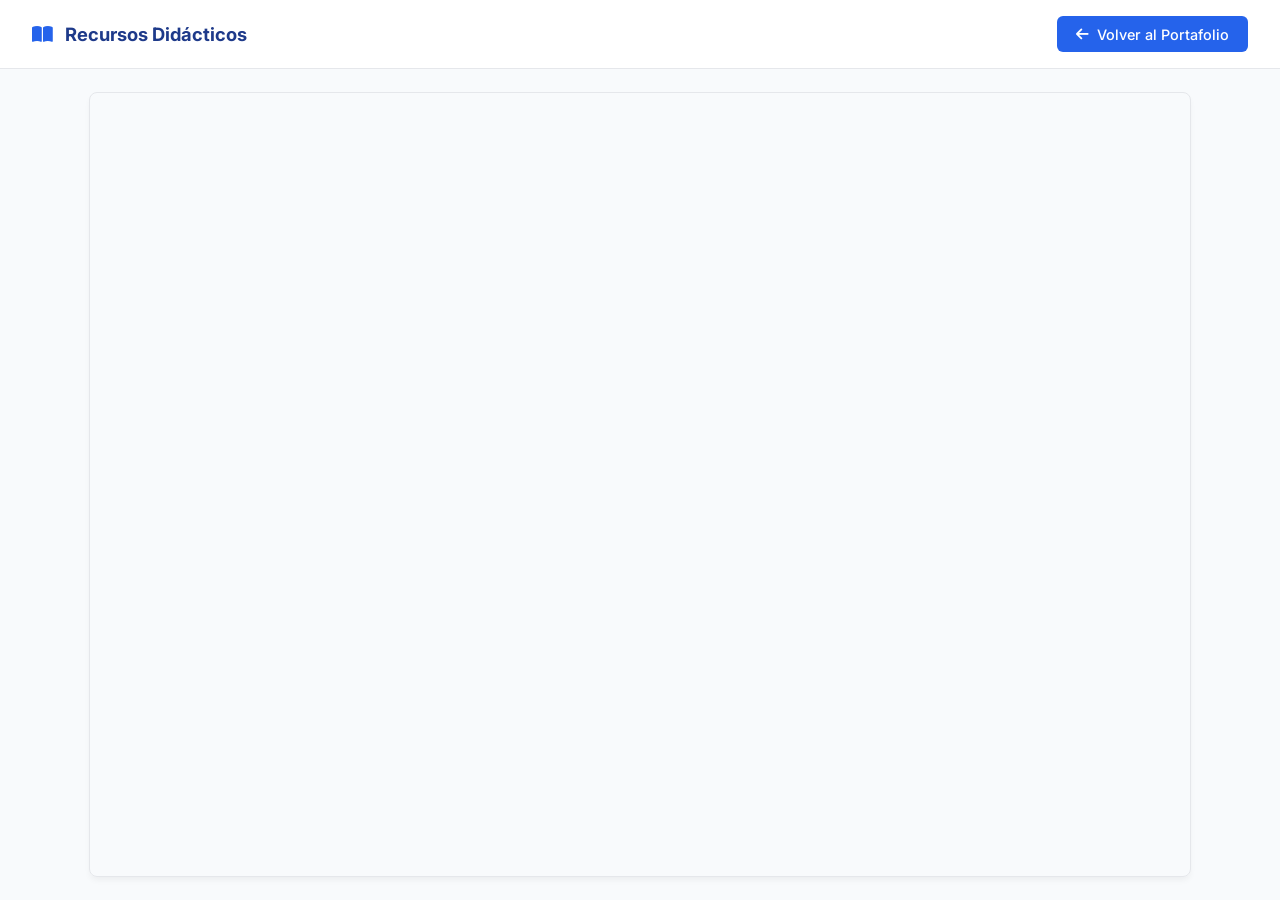
<file: guia-ia.html>
<!DOCTYPE html>
<html lang="es">
<head>
  <meta charset="UTF-8" />
  <meta name="viewport" content="width=device-width, initial-scale=1.0" />
  <title>Guía Rápida | Buenas Prácticas de IA</title>
  <link rel="preconnect" href="https://fonts.googleapis.com" />
  <link rel="preconnect" href="https://fonts.gstatic.com" crossorigin />
  <link href="https://fonts.googleapis.com/css2?family=Inter:wght@400;500;600;700&display=swap" rel="stylesheet" />
  <link rel="stylesheet" href="https://cdnjs.cloudflare.com/ajax/libs/font-awesome/6.5.1/css/all.min.css" />
  <style>
    body {
      font-family: 'Inter', sans-serif;
      margin: 0;
      padding: 0;
      background-color: #f8fafc;
      display: flex;
      flex-direction: column;
      height: 100vh;
    }
    .top-bar {
      background: #ffffff;
      border-bottom: 1px solid #e5e7eb;
      padding: 1rem 2rem;
      display: flex;
      justify-content: space-between;
      align-items: center;
    }
    .btn-back {
      background: #2563eb;
      color: #ffffff;
      text-decoration: none;
      padding: 0.6rem 1.2rem;
      border-radius: 6px;
      font-weight: 500;
      font-size: 0.9rem;
      transition: background 0.2s;
      display: inline-flex;
      align-items: center;
      gap: 0.5rem;
    }
    .btn-back:hover {
      background: #1e3a8a;
    }
    .page-title {
      color: #1e3a8a;
      font-size: 1.15rem;
      font-weight: 700;
    }
    .iframe-container {
      flex: 1;
      width: 100%;
      padding: 1.5rem;
      box-sizing: border-box;
      display: flex;
      justify-content: center;
      align-items: center;
    }
    iframe {
      width: 100%;
      max-width: 1100px;
      height: 100%;
      border: 1px solid #e5e7eb;
      border-radius: 8px;
      box-shadow: 0 4px 6px -1px rgba(0, 0, 0, 0.05);
    }
  </style>
</head>
<body>

  <div class="top-bar">
    <span class="page-title"><i class="fa-solid fa-book-open" style="color: #2563eb; margin-right: 0.5rem;"></i> Recursos Didácticos</span>
    <a href="index.html" class="btn-back">
      <i class="fa-solid fa-arrow-left"></i> Volver al Portafolio
    </a>
  </div>

  <div class="iframe-container">
    <iframe src="https://gamma.app/embed/ct62pfn0qejv8gg" allow="fullscreen" title="Guía Rápida: Buenas Prácticas de IA en el Ámbito Académico"></iframe>
  </div>

</body>
</html>
</file>
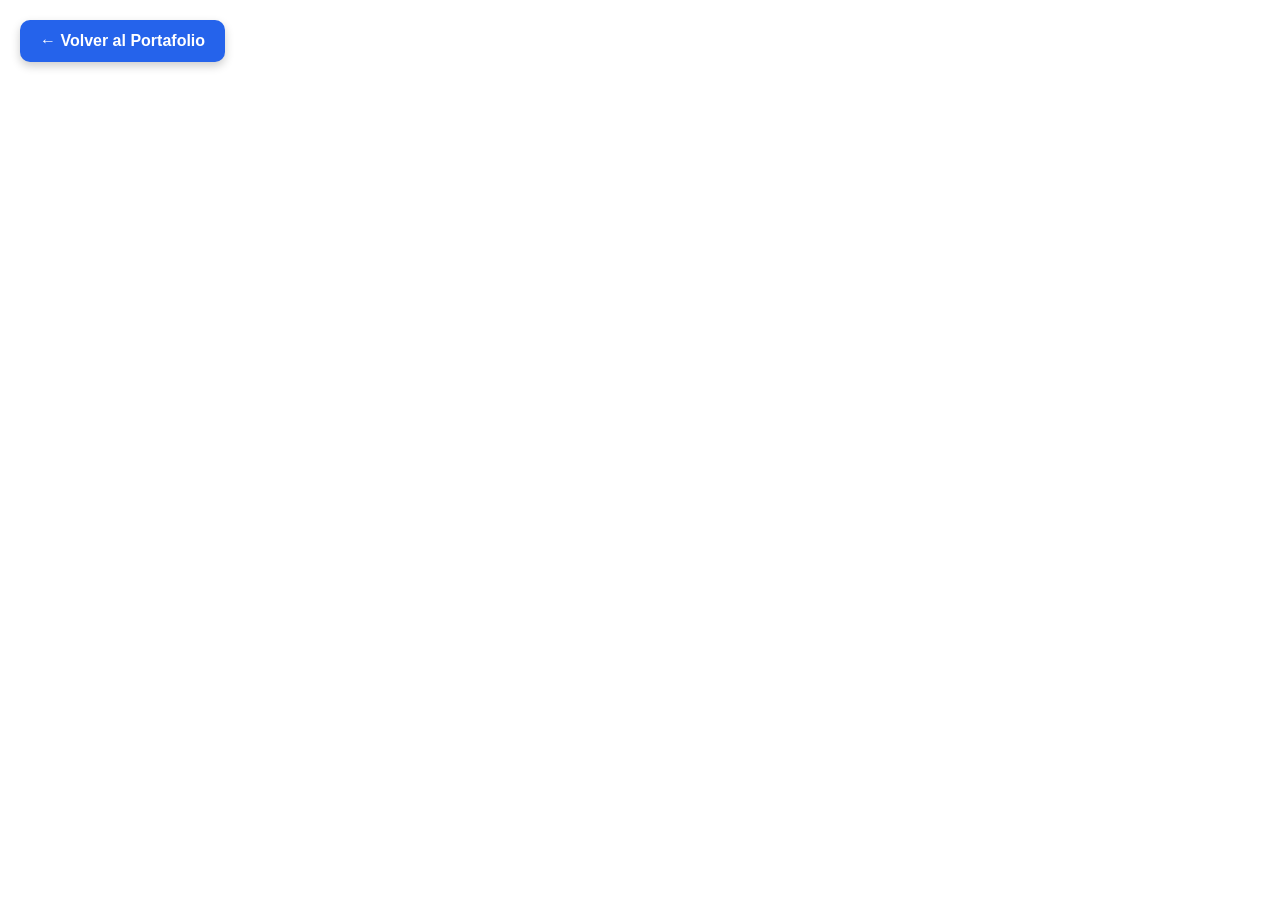
<file: ProyectoIA.html>
<!DOCTYPE html>
<html lang="es">
<head>
<meta charset="UTF-8">
<meta name="viewport" content="width=device-width, initial-scale=1.0">
<title>Presentación Interactiva</title>

<style>
body{
    margin:0;
    padding:0;
    overflow:hidden;
    font-family: Arial, sans-serif;
}

.btn-volver{
    position:fixed;
    top:20px;
    left:20px;
    z-index:1000;
    background:#2563eb;
    color:white;
    text-decoration:none;
    padding:12px 20px;
    border-radius:10px;
    font-weight:bold;
    box-shadow:0 4px 10px rgba(0,0,0,0.2);
    transition:0.3s;
}

.btn-volver:hover{
    transform:translateY(-2px);
}

iframe{
    width:100%;
    height:100vh;
    border:none;
}
</style>

</head>
<body>

<a href="index.html" class="btn-volver">
    ← Volver al Portafolio
</a>

<iframe
    src="https://www.canva.com/design/DAHLV_ydms4/H9SlAthOG1f3YusyhM-zQw/view?embed"
    allowfullscreen>
</iframe>

</body>
</html>
</file>
